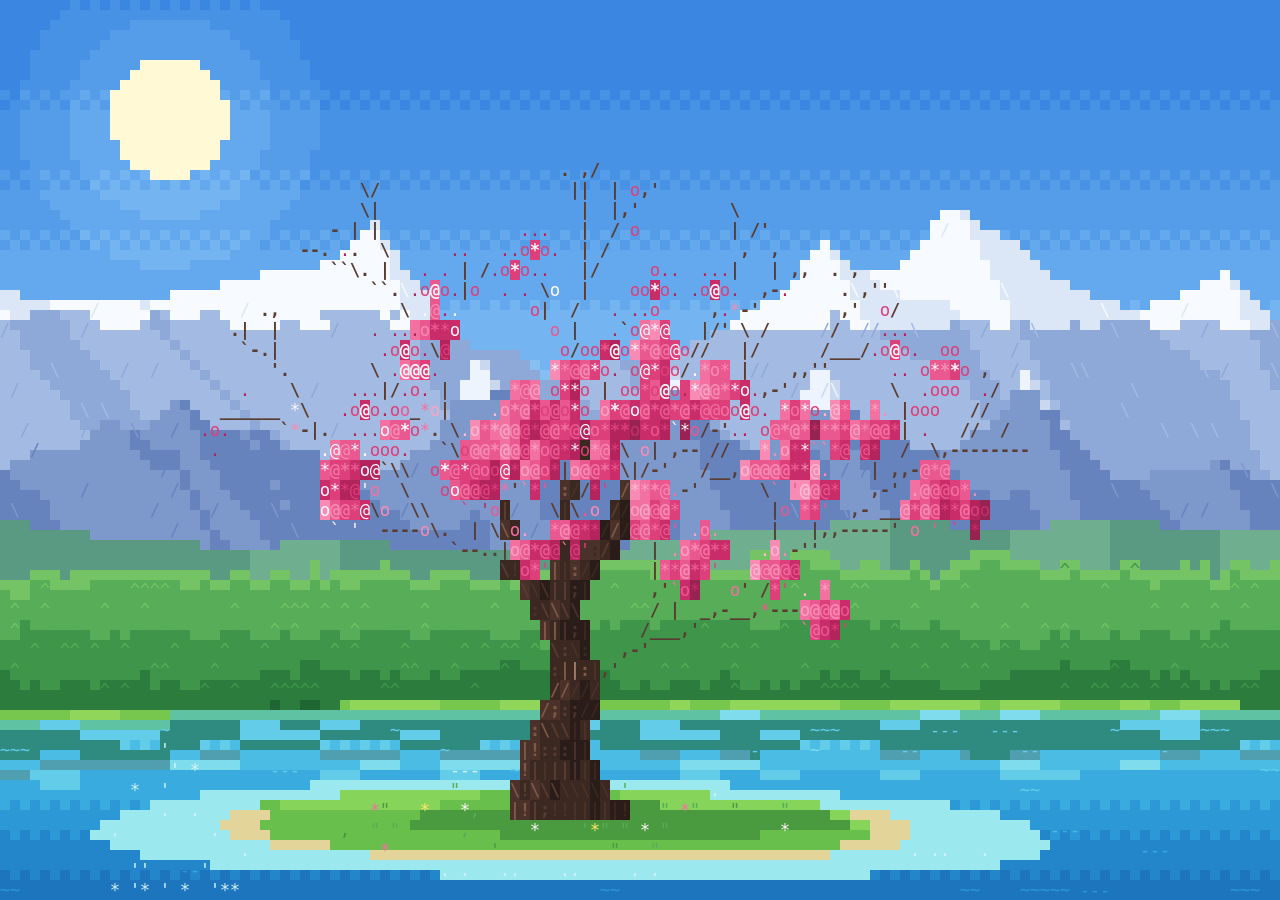
<file: static/asci/index.html>
<!doctype html>
<html lang="en">
<head>
<meta charset="utf-8">
<meta name="viewport" content="width=device-width, initial-scale=1">
<meta name="theme-color" content="#15120f">
<meta name="description" content="ASCII loading screens, five seconds each. Pick one from the scroll to play it.">
<title>ASCII loading screens</title>
<style>
  :root {
    --wall: #15120f; --glow: #2c2219;
    --cord: #8d6f50; --wood: #865b38; --wood-dark: #5c3b22; --grain: #a9784a; --brass: #dbb36a; --brass-dark: #a98040;
    --silk: #233838; --thread: #3f5e5a;
    --paper: #ede4ca; --ink: #2b231b; --soft: #7f6e54; --seal: #b3372b;
    --mono: "Cascadia Mono", "Cascadia Code", Consolas, ui-monospace, "SF Mono", Menlo, "DejaVu Sans Mono", "Liberation Mono", monospace;
    --gap: max(10px, 3vh);
    color-scheme: dark;
  }
  * { box-sizing: border-box; }
  html { background: var(--wall); }
  body {
    margin: 0; min-height: 100vh; min-height: 100dvh; padding: var(--gap) 0;
    display: grid; place-items: center;
    background: radial-gradient(55% 60% at 50% 45%, var(--glow), transparent);
    font: 16px/1.4 var(--mono); color: var(--ink);
  }

  /* The hanging scroll: a cord, the top bar, the silk mount with the paper in it, and the roller. */
  .scroll {
    --w: min(48ch, 100vw - 8ch); /* the mount's width; the roller's knobs stand 3ch out each side */
    display: flex; flex-direction: column; align-items: center;
    max-height: calc(100vh - 2 * var(--gap)); max-height: calc(100dvh - 2 * var(--gap));
    filter: drop-shadow(0 1.2em 1.4em rgb(0 0 0 / .5));
  }
  .art { white-space: pre; overflow: hidden; user-select: none; }
  .cord { flex: none; margin: 0; font: inherit; line-height: 1; color: var(--cord); }
  .cord b { color: var(--brass); }
  /* Wood and brass are drawn the way the films draw: a lighter top half, a darker bottom half, a character on both. */
  .bar, .rod i { height: 1.15em; line-height: 1.15; font-weight: 700; color: var(--grain); background: linear-gradient(var(--wood) 50%, var(--wood-dark) 50%); }
  .bar { flex: none; width: calc(var(--w) + 2ch); }
  .rod { flex: none; display: flex; align-items: center; width: calc(var(--w) + 6ch); margin-top: -.475em; } /* the knobs stand above and below the rod, which meets the silk */
  .rod i { flex: 1; font-style: normal; }
  .knob { width: 3ch; height: 2.1em; display: grid; place-items: center; border-radius: 3px; font-weight: 700; color: var(--wood-dark); background: linear-gradient(var(--brass) 50%, var(--brass-dark) 50%); }
  .mount { width: var(--w); min-height: 0; flex: 0 1 auto; display: flex; flex-direction: column; padding: 0 1ch; background: var(--silk); }
  .silk { flex: none; height: 3.45em; line-height: 1.15; color: var(--thread); }
  .silk.low { height: 2.3em; }
  .heart {
    min-height: 0; flex: 0 1 auto; display: flex; flex-direction: column;
    padding: 1.1em 2ch .7em; background: var(--paper);
    box-shadow: inset 0 0 2.4em rgb(126 92 44 / .25);
  }
  header { flex: none; }
  h1 { margin: 0; font-size: 1.1em; letter-spacing: .12em; text-transform: uppercase; }
  header p { margin: .3em 0 0; font-size: .85em; color: var(--soft); }
  .rule { margin: .55em 0 .15em; line-height: 1; color: var(--soft); }
  nav { min-height: 0; flex: 0 1 auto; display: flex; flex-direction: column; }

  /* The films, as a table of contents. */
  .films {
    position: relative; min-height: 5.6em; flex: 0 1 auto; overflow-y: auto; overscroll-behavior: contain;
    margin: 0 -1ch; padding: .5em 0; list-style: none;
    -webkit-mask-image: linear-gradient(transparent, #000 .5em, #000 calc(100% - .5em), transparent);
    mask-image: linear-gradient(transparent, #000 .5em, #000 calc(100% - .5em), transparent);
    scrollbar-width: thin; scrollbar-color: rgb(43 35 27 / .3) transparent;
  }
  .films a {
    position: relative; display: flex; align-items: center; gap: 1ch;
    min-height: 1.85em; padding: 0 1ch 0 2ch; border-radius: 3px;
    color: inherit; text-decoration: none; outline: none;
    transition: background-color .15s;
  }
  .films a::before {
    content: ">"; position: absolute; left: .5ch; font-weight: 700; color: var(--seal);
    opacity: 0; transform: translateX(-.4ch); transition: opacity .15s, transform .15s;
  }
  .films a:hover, .films a:focus-visible { background: rgb(43 35 27 / .08); }
  .films a:focus-visible { box-shadow: inset 0 0 0 2px var(--seal); }
  .films a:hover::before, .films a:focus-visible::before { opacity: 1; transform: none; }
  .films span { min-width: 0; } /* a name too long for its line takes two */
  .films i { flex: 1 1 0; min-width: 2ch; overflow: hidden; white-space: nowrap; font-style: normal; color: var(--soft); opacity: .5; transition: opacity .15s; }
  .films i::before { content: "...................................................................................................."; }
  .films a:hover i, .films a:focus-visible i { opacity: .9; }
  .films b { flex: none; min-width: 2ch; text-align: center; font-weight: 400; color: var(--soft); border-radius: 2px; }
  .films [aria-current] span { font-weight: 700; }
  .films [aria-current] b { padding: 0 .5ch; font-weight: 700; color: var(--paper); background: var(--seal); }

  /* Rolled up, while the first film plays; the script measures --lift and unrolls it after. */
  .rolled .mount { clip-path: inset(0 0 100% 0); }
  .rolled .rod { transform: translateY(calc(-1px * var(--lift, 0))); }

  .keys { display: none; }
  @media (hover: hover) and (pointer: fine) { .keys { display: inline; } }
  @media (pointer: coarse) { .films a { min-height: 44px; } }
  @media (max-width: 480px) {
    body { font-size: 14px; }
    .scroll { --w: calc(100vw - 7ch); }
    .heart { padding-inline: 1.5ch; }
  }
  /* A phone on its side: no cord, thin silk, one line of heading, and the films in two columns. */
  @media (max-height: 540px) {
    body { font-size: 14px; }
    .cord, header p { display: none; }
    .silk, .silk.low { height: 1.15em; }
    .heart { padding-top: .6em; padding-bottom: .4em; }
    .rule { margin-top: .35em; }
  }
  @media (min-width: 640px) and (max-height: 540px) {
    .scroll { --w: min(80ch, 100vw - 8ch); }
    .films { display: grid; grid-template-columns: repeat(2, minmax(0, 1fr)); column-gap: 2ch; align-content: start; }
  }
  @media (max-width: 360px) {
    .mount { padding-inline: .5ch; }
    .heart { padding-inline: 1ch; }
  }
  @media (prefers-reduced-motion: reduce) { .films a, .films a::before, .films i { transition: none; } }
</style>
</head>
<body>
<main class="scroll">
  <pre class="cord art" aria-hidden="true">   <b>o</b>
  / \
 /   \
/     \</pre>
  <div class="bar art" aria-hidden="true" data-art="="></div>
  <div class="mount">
    <div class="silk art" aria-hidden="true" data-art="weave"></div>
    <div class="heart">
      <header>
        <h1>ASCII loading screens</h1>
        <p><span id="count">27</span> films, five seconds each.<span class="keys"> Esc skips a film.</span></p>
        <div class="rule art" aria-hidden="true" data-art="-~"></div>
      </header>
      <nav aria-label="Films">
        <ol class="films">
          <li><a href="?film=plum-blossom">plum blossom</a></li>
          <li><a href="?film=plum-blossom&amp;view=3d">plum blossom, in 3D</a></li>
          <li><a href="?film=baijiu-toast">baijiu toast</a></li>
          <li><a href="?film=zither-pavilion">zither in the pavilion</a></li>
          <li><a href="?film=river-eye">eye in the river</a></li>
          <li><a href="?film=bamboo-sword">sword draw</a></li>
          <li><a href="?film=peak-meditation">mountain peak</a></li>
          <li><a href="?film=fog-swordsman">swordsman in the fog</a></li>
          <li><a href="?film=burning-sky">beneath the burning sky</a></li>
          <li><a href="?film=crane-mist">cranes into the mist</a></li>
          <li><a href="?film=ascend-gate">toward the gate of light</a></li>
          <li><a href="?film=storm-slash">slash through the storm</a></li>
          <li><a href="?film=blossom-arch">under the blossom arch</a></li>
          <li><a href="?film=rain-farewell">farewell in the rain</a></li>
          <li><a href="?film=chess-butterfly">the falling king</a></li>
          <li><a href="?film=ice-lotus">the ice lotus</a></li>
          <li><a href="?film=pagoda-dawn">pagoda at dawn</a></li>
          <li><a href="?film=snow-butterfly">butterfly in the snow</a></li>
          <li><a href="?film=glass-chimes">glass chimes</a></li>
          <li><a href="?film=moon-blossom">blossom under the moon</a></li>
          <li><a href="?film=frozen-lake">the frozen lake</a></li>
          <li><a href="?film=scripture-wall">wall of scripture</a></li>
          <li><a href="?film=lotus-bridge">the lotus bridge</a></li>
          <li><a href="?film=cloud-sea">sea of clouds</a></li>
          <li><a href="?film=sky-pillars">pillars in the sky</a></li>
          <li><a href="?film=grave-sword">sword beneath the blossom</a></li>
          <li><a href="?film=parting-waves">the parting waves</a></li>
        </ol>
      </nav>
    </div>
    <div class="silk low art" aria-hidden="true" data-art="weave"></div>
  </div>
  <div class="rod" aria-hidden="true"><b class="knob">|</b><i class="art" data-art="="></i><b class="knob">|</b></div>
</main>
<script>
  // index.html?film=river-eye plays that loading screen; without `film` it is the plum blossom, and
  // view=3d is the plum blossom's 3D view. Adding t=2.3 holds the frame at 2.3 seconds instead of
  // playing, and seed=4 gives a different version of the picture. Esc or C skips the film.
  // The scroll stays rolled up while the first film plays and unrolls once it has gone. Picking a
  // film from the scroll plays it over the page, without loading the page again.
  (() => {
    'use strict';
    const FILMS = { // each film's script defines one global
      'plum-blossom': () => PlumBlossom,
      'baijiu-toast': () => BaijiuToast,
      'zither-pavilion': () => ZitherPavilion,
      'river-eye': () => RiverEye,
      'bamboo-sword': () => BambooSword,
      'peak-meditation': () => PeakMeditation,
      'fog-swordsman': () => FogSwordsman,
      'burning-sky': () => BurningSky,
      'crane-mist': () => CraneMist,
      'ascend-gate': () => AscendGate,
      'storm-slash': () => StormSlash,
      'blossom-arch': () => BlossomArch,
      'rain-farewell': () => RainFarewell,
      'chess-butterfly': () => ChessButterfly,
      'ice-lotus': () => IceLotus,
      'pagoda-dawn': () => PagodaDawn,
      'snow-butterfly': () => SnowButterfly,
      'glass-chimes': () => GlassChimes,
      'moon-blossom': () => MoonBlossom,
      'frozen-lake': () => FrozenLake,
      'scripture-wall': () => ScriptureWall,
      'lotus-bridge': () => LotusBridge,
      'cloud-sea': () => CloudSea,
      'sky-pillars': () => SkyPillars,
      'grave-sword': () => GraveSword,
      'parting-waves': () => PartingWaves,
    };
    const scroll = document.querySelector('.scroll'), mount = scroll.querySelector('.mount'), rod = scroll.querySelector('.rod');
    const list = scroll.querySelector('.films'), links = [...list.querySelectorAll('a')], knobs = [...rod.querySelectorAll('.knob')];
    const calm = matchMedia('(prefers-reduced-motion: reduce)').matches;

    // The drawing: long runs of each pattern, cut to width by the CSS.
    const ART = { '=': ['='], '-~': ['-~'], weave: [':.', '.:', ':.'] };
    for (const el of scroll.querySelectorAll('[data-art]')) el.textContent = ART[el.dataset.art].map((unit) => unit.repeat(240 / unit.length)).join('\n');
    links.forEach((a, i) => { a.innerHTML = `<span>${a.innerHTML}</span><i aria-hidden="true"></i><b aria-hidden="true">${String(i + 1).padStart(2, '0')}</b>`; });
    document.getElementById('count').textContent = links.length;

    // Which entry an address plays, and the seal on the one played last.
    const entry = (href) => {
      const q = new URL(href, location.href).searchParams, film = q.get('film') in FILMS ? q.get('film') : 'plum-blossom';
      return film === 'plum-blossom' && q.get('view') === '3d' ? film + ' 3d' : film;
    };
    const mark = (key) => { for (const a of links) if (entry(a.href) === key) a.setAttribute('aria-current', 'true'); else a.removeAttribute('aria-current'); };

    // Films load when first asked for, after the stage.
    const scripts = new Map();
    const load = (src) => {
      if (!scripts.has(src)) scripts.set(src, new Promise((resolve, reject) => {
        const script = document.createElement('script');
        script.src = src; script.onload = resolve; script.onerror = () => { scripts.delete(src); reject(new Error('could not load ' + src)); };
        document.body.appendChild(script);
      }));
      return scripts.get(src);
    };
    let skip = null; // aborts the film on screen
    const play = async (film, options) => {
      skip?.abort();
      const controller = (skip = new AbortController());
      try {
        await load('ascii-stage.js');
        await load(film + '.js');
        if (!controller.signal.aborted) await FILMS[film]().play({ ...options, signal: controller.signal });
      } catch (error) {
        console.error(error); // a film that will not load leaves the page as it is
      }
      if (skip === controller) skip = null;
    };

    // The roller's knobs turn as the paper moves: as it unrolls, and as the list scrolls.
    const turn = (px) => { const k = Math.floor(px / 14) & 3; knobs[0].textContent = '|/-\\'[k]; knobs[1].textContent = '|\\-/'[k]; };
    list.addEventListener('scroll', () => turn(list.scrollTop), { passive: true });
    const lift = () => rod.style.setProperty('--lift', mount.offsetHeight);
    const unroll = () => {
      if (!scroll.classList.contains('rolled')) return;
      removeEventListener('resize', lift);
      const height = mount.offsetHeight;
      scroll.classList.remove('rolled');
      if (calm) return;
      const timing = { duration: 1300, easing: 'cubic-bezier(.33, 0, .2, 1)' };
      mount.animate({ clipPath: ['inset(0 0 100% 0)', 'inset(0 0 0 0)'] }, timing);
      const drop = rod.animate({ transform: [`translateY(${-height}px)`, 'translateY(0)'] }, timing);
      const step = () => {
        const progress = drop.effect.getComputedTiming().progress;
        if (progress === null) return turn(list.scrollTop);
        turn(height * progress);
        requestAnimationFrame(step);
      };
      requestAnimationFrame(step);
    };

    // The film the address asks for plays first, over the rolled scroll.
    const query = new URLSearchParams(location.search), t = query.get('t'), seed = query.get('seed');
    const first = query.get('film') in FILMS ? query.get('film') : 'plum-blossom';
    mark(entry(location.href));
    const current = list.querySelector('[aria-current]');
    if (current) list.scrollTop = current.offsetTop - (list.clientHeight - current.offsetHeight) / 2;
    scroll.classList.add('rolled');
    lift();
    addEventListener('resize', lift);
    play(first, { view: query.get('view'), seed: seed === null ? undefined : +seed, freezeAt: t === null ? null : +t }).then(unroll);

    list.addEventListener('click', (e) => {
      const a = e.target.closest('a');
      if (!a || e.button || e.metaKey || e.ctrlKey || e.shiftKey || e.altKey) return; // a new tab plays it there
      e.preventDefault();
      try { history.replaceState(null, '', a.href); } catch {} // so that reloading plays it again
      mark(entry(a.href));
      const q = new URL(a.href).searchParams;
      play(q.get('film'), { view: q.get('view') });
    });
    addEventListener('keydown', (e) => {
      if (e.ctrlKey || e.metaKey || e.altKey) return;
      if (e.key === 'Escape' || e.key === 'c' || e.key === 'C') return skip?.abort();
      const i = links.indexOf(document.activeElement);
      if (i < 0) return;
      const across = getComputedStyle(list).gridTemplateColumns.split(' ').length; // 'none' is one column
      const to = { ArrowDown: i + across, ArrowUp: i - across, Home: 0, End: links.length - 1, ...(across > 1 && { ArrowRight: i + 1, ArrowLeft: i - 1 }) }[e.key];
      if (to === undefined) return;
      e.preventDefault();
      links[Math.max(0, Math.min(links.length - 1, to))].focus();
    });
  })();
</script>
</body>
</html>
</file>
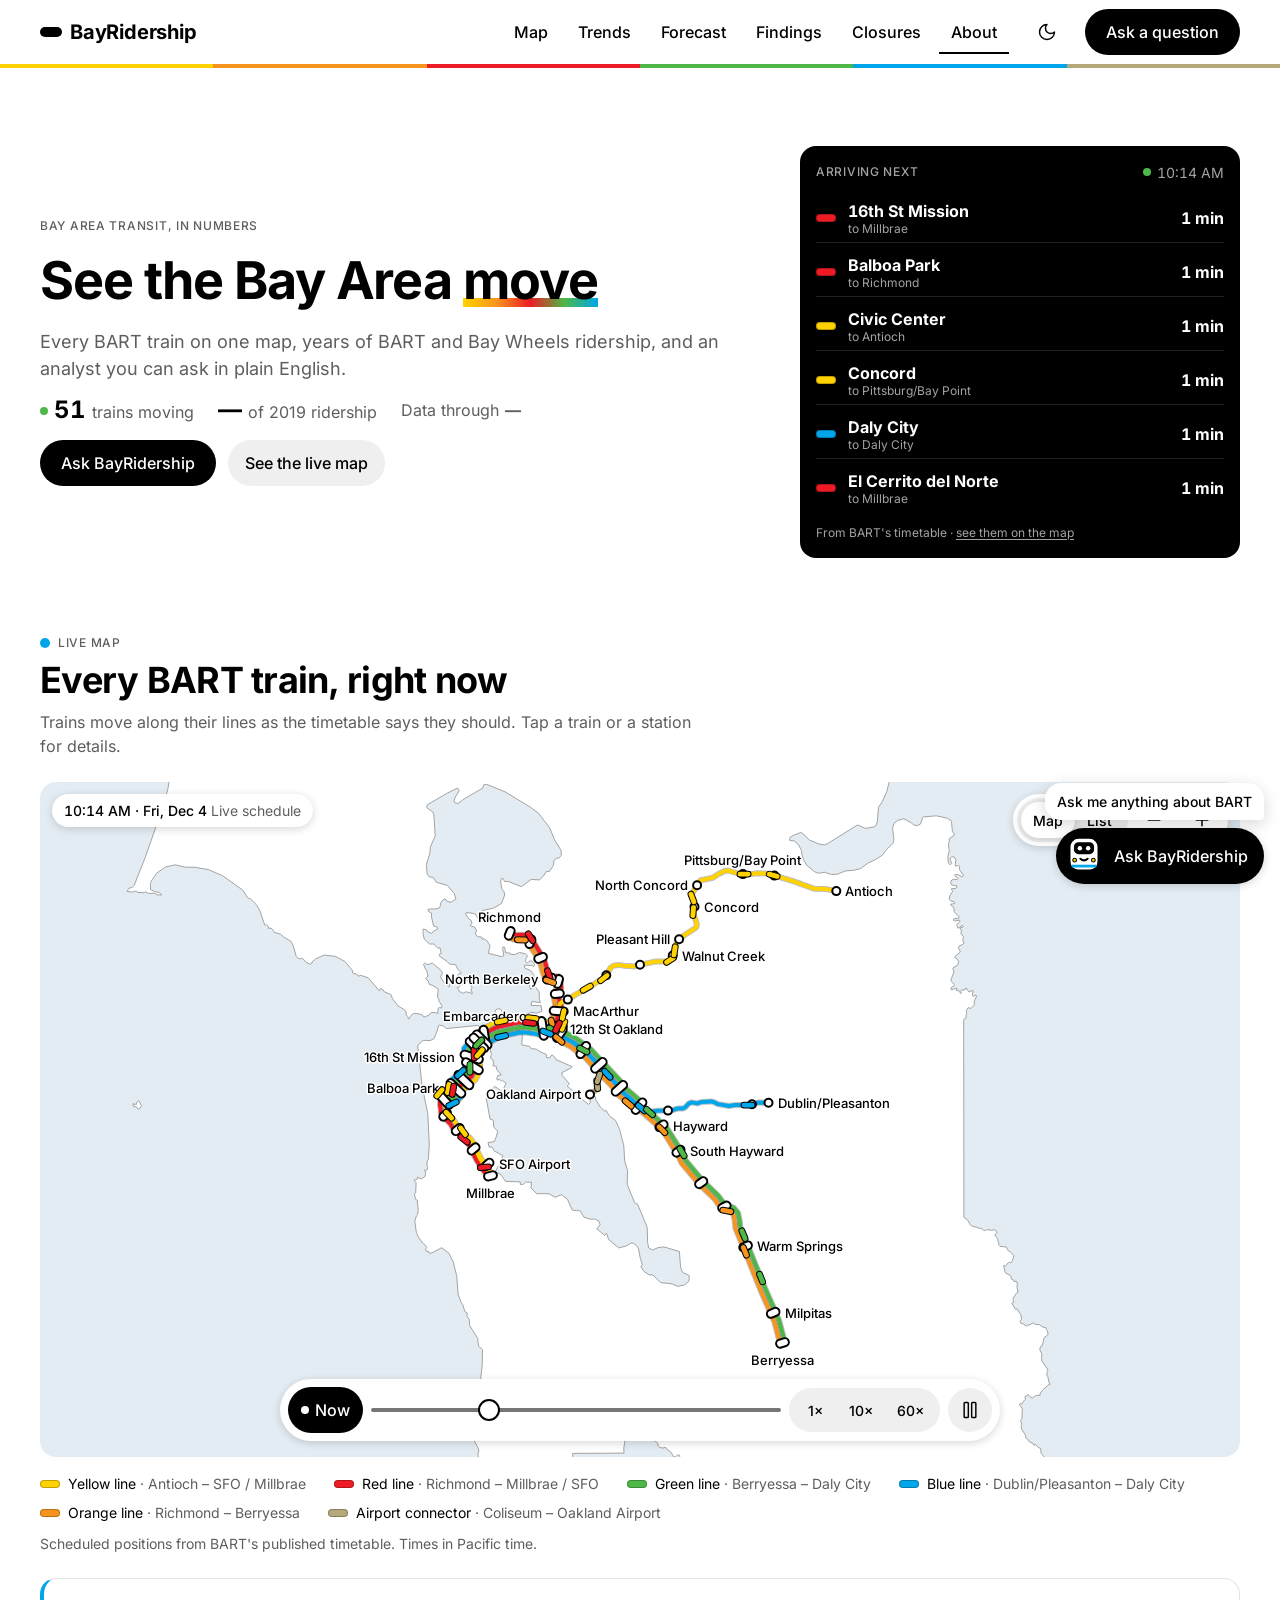
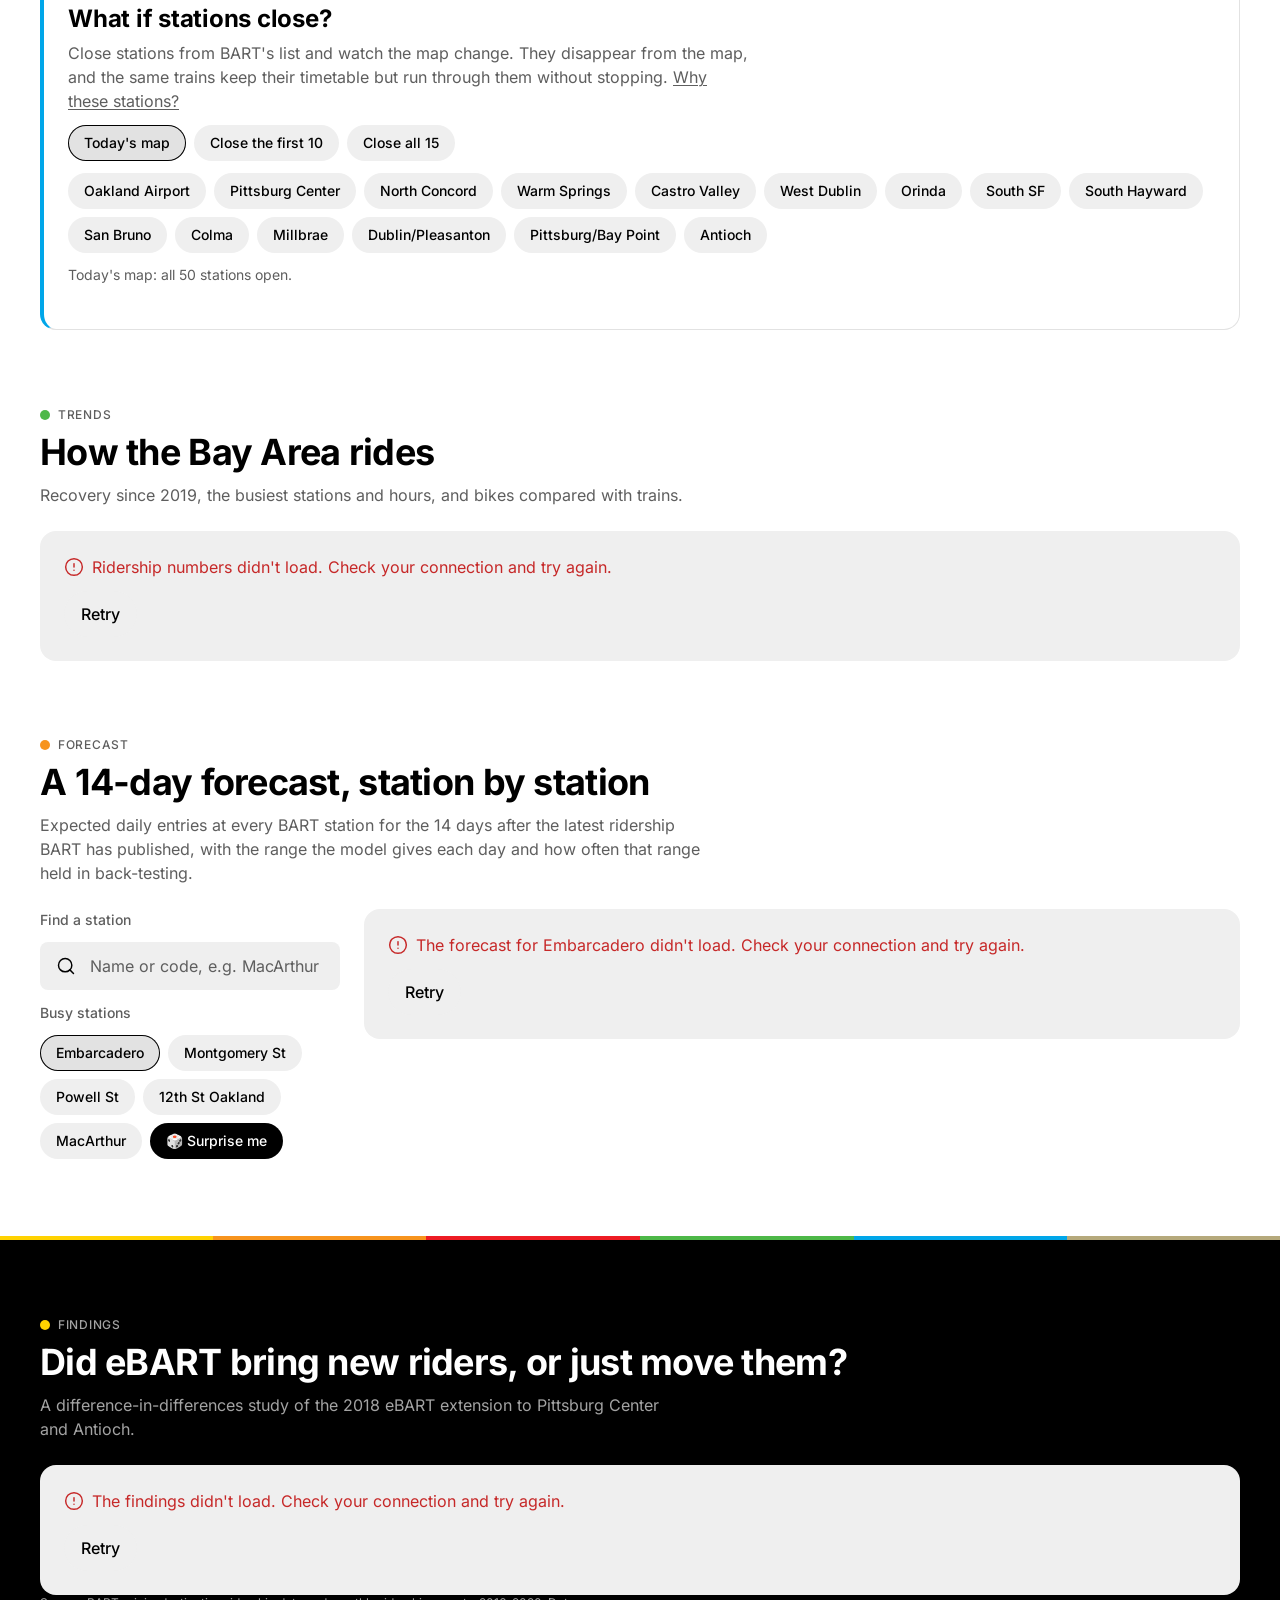
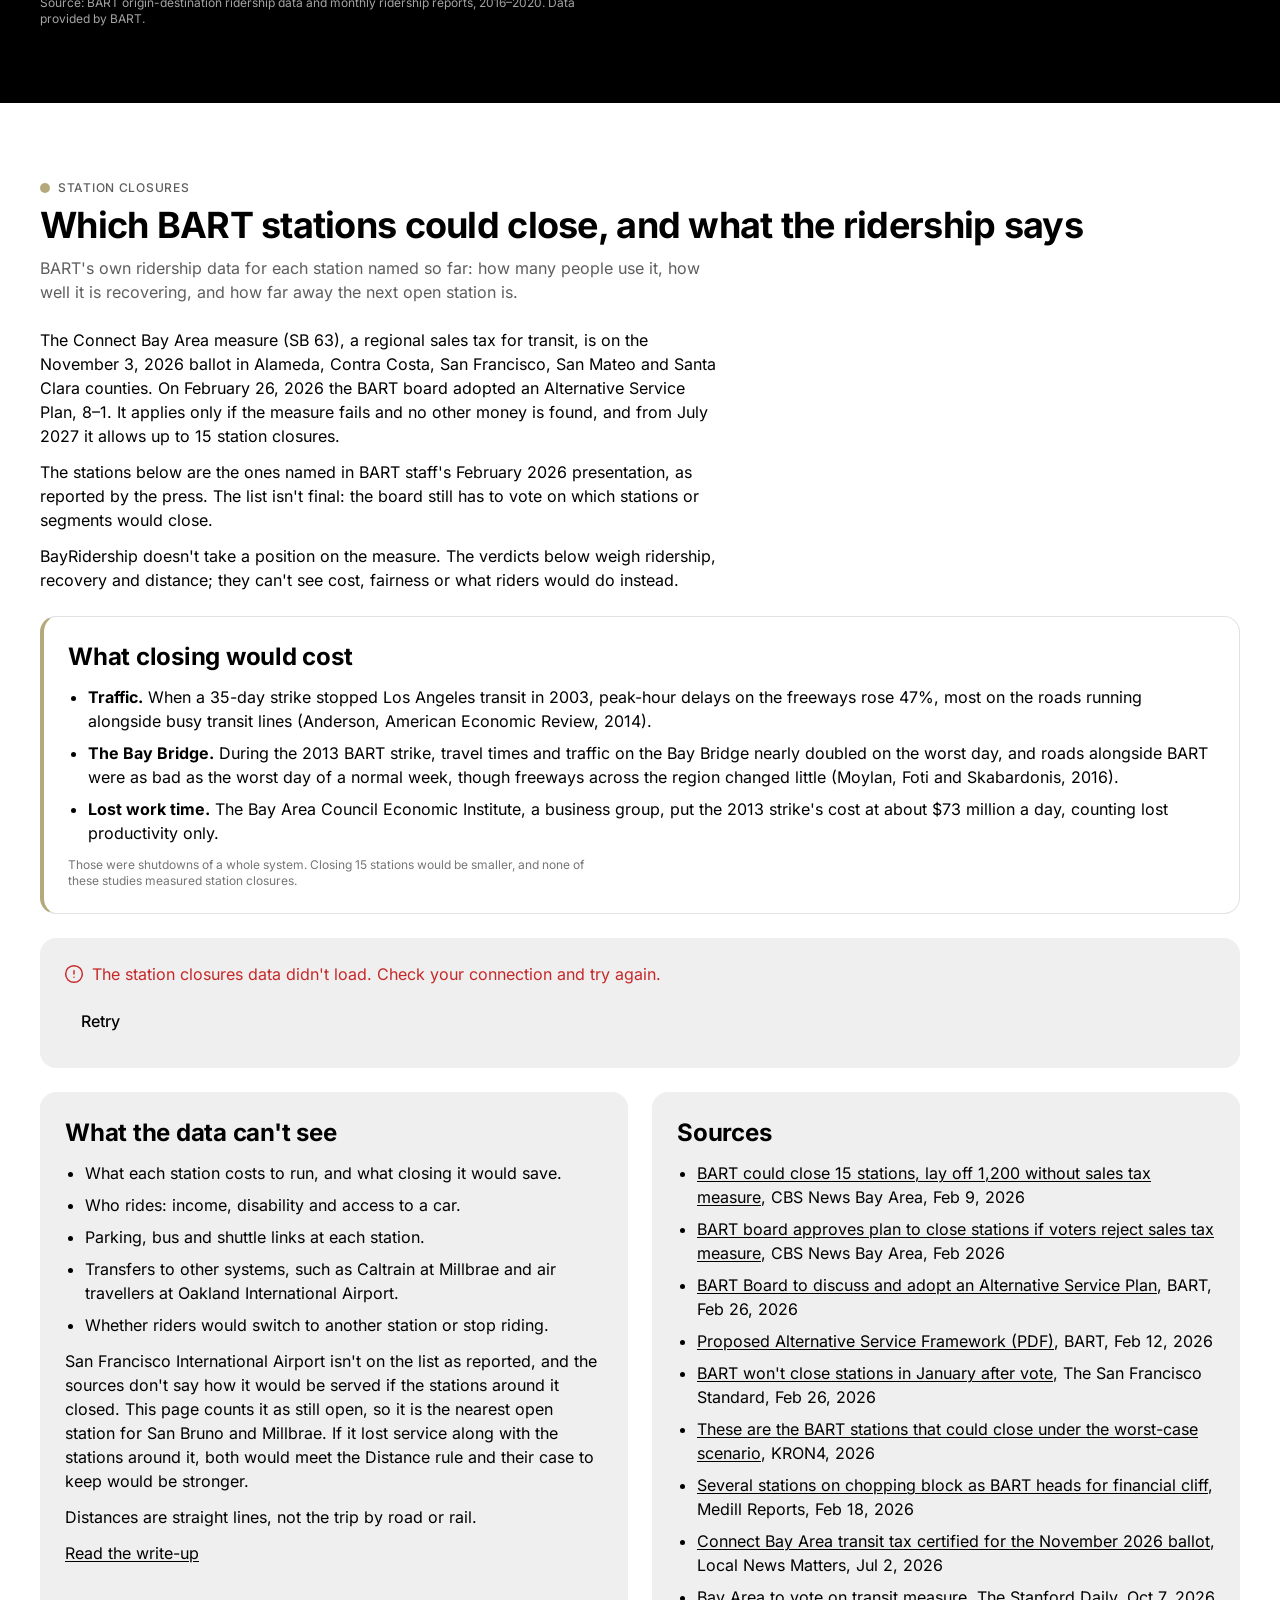
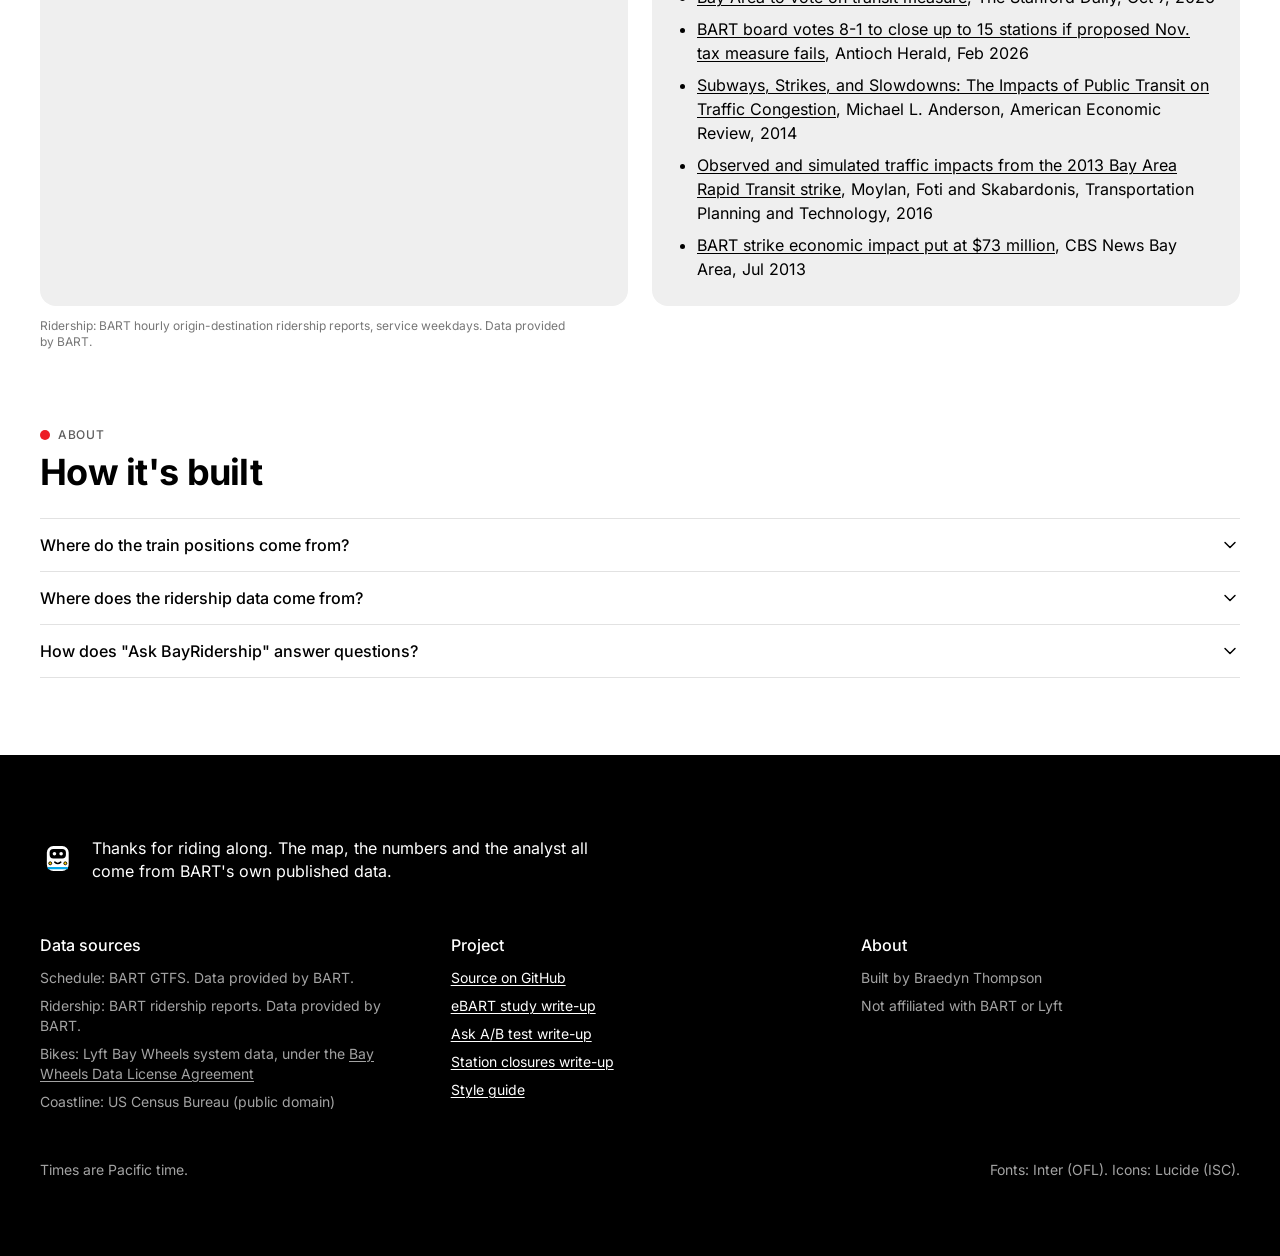
<file: static/bayridership/index.html>
<!doctype html>
<html lang="en">
  <head>
    <meta charset="utf-8" />
    <meta name="tp-api-base" content="https://transitpulse-api-etumz4pfva-uw.a.run.app/" />
    <meta name="viewport" content="width=device-width, initial-scale=1, viewport-fit=cover" />
    <title>BayRidership · Bay Area transit, live</title>
    <meta
      name="description"
      content="Every BART train on a live map, plus ridership trends, forecasts and an AI analyst for Bay Area transit data."
    />
    <meta name="theme-color" content="#ffffff" />
    <meta property="og:title" content="BayRidership · Bay Area transit, live" />
    <meta property="og:description" content="Every BART train on a live map, plus ridership trends, forecasts and an AI analyst for Bay Area transit data." />
    <meta property="og:type" content="website" />
    <meta property="og:url" content="https://braedynthompson.com/bayridership/" />
    <meta property="og:image" content="https://braedynthompson.com/bayridership/img/og.png" />
    <meta property="og:image:width" content="1200" />
    <meta property="og:image:height" content="630" />
    <meta property="og:image:alt" content="The BayRidership live map: BART trains on their coloured lines around the Bay." />
    <meta name="twitter:card" content="summary_large_image" />
    <!-- A Looker Studio embed URL (https://lookerstudio.google.com/embed/...) shows a Dashboard card in Trends; see bi/README.md -->
    <meta name="tp-looker-url" content="" />
    <link rel="icon" href="img/favicon.svg" type="image/svg+xml" />
    <link rel="preload" href="fonts/inter-700.woff2" as="font" type="font/woff2" crossorigin />
    <link rel="preload" href="data/network.json" as="fetch" crossorigin />
    <script>
      // the saved theme before paint, so a dark page never flashes white
      try {
        document.documentElement.dataset.theme = localStorage.getItem("tp-theme") || (matchMedia("(prefers-color-scheme: dark)").matches ? "dark" : "light");
      } catch (e) {}
    </script>
    <link rel="stylesheet" href="css/tokens.css" />
    <link rel="stylesheet" href="css/base.css" />
    <link rel="stylesheet" href="css/layout.css" />
    <link rel="stylesheet" href="css/components.css" />
    <link rel="stylesheet" href="css/map.css" />
    <link rel="stylesheet" href="css/charts.css" />
    <link rel="stylesheet" href="css/fx.css" />
    <script type="module" src="js/main.js"></script>
  </head>
  <body>
    <!-- Lucide icons (ISC licence, see img/LICENSE-Lucide.txt) -->
    <svg width="0" height="0" style="position: absolute" aria-hidden="true">
      <symbol id="i-search" viewBox="0 0 24 24"><path d="m21 21-4.34-4.34" /><circle cx="11" cy="11" r="8" /></symbol>
      <symbol id="i-play" viewBox="0 0 24 24"><path d="M5 5a2 2 0 0 1 3.008-1.728l11.997 6.998a2 2 0 0 1 .003 3.458l-12 7A2 2 0 0 1 5 19z" /></symbol>
      <symbol id="i-pause" viewBox="0 0 24 24"><rect x="14" y="3" width="5" height="18" rx="1" /><rect x="5" y="3" width="5" height="18" rx="1" /></symbol>
      <symbol id="i-plus" viewBox="0 0 24 24"><path d="M5 12h14" /><path d="M12 5v14" /></symbol>
      <symbol id="i-minus" viewBox="0 0 24 24"><path d="M5 12h14" /></symbol>
      <symbol id="i-menu" viewBox="0 0 24 24"><path d="M4 5h16" /><path d="M4 12h16" /><path d="M4 19h16" /></symbol>
      <symbol id="i-x" viewBox="0 0 24 24"><path d="M18 6 6 18" /><path d="m6 6 12 12" /></symbol>
      <symbol id="i-info" viewBox="0 0 24 24"><circle cx="12" cy="12" r="10" /><path d="M12 16v-4" /><path d="M12 8h.01" /></symbol>
      <symbol id="i-circle-alert" viewBox="0 0 24 24"><circle cx="12" cy="12" r="10" /><line x1="12" x2="12" y1="8" y2="12" /><line x1="12" x2="12.01" y1="16" y2="16" /></symbol>
      <symbol id="i-chevron-down" viewBox="0 0 24 24"><path d="m6 9 6 6 6-6" /></symbol>
      <symbol id="i-arrow-up-right" viewBox="0 0 24 24"><path d="M7 7h10v10" /><path d="M7 17 17 7" /></symbol>
      <symbol id="i-copy" viewBox="0 0 24 24"><rect width="14" height="14" x="8" y="8" rx="2" ry="2" /><path d="M4 16c-1.1 0-2-.9-2-2V4c0-1.1.9-2 2-2h10c1.1 0 2 .9 2 2" /></symbol>
      <symbol id="i-list" viewBox="0 0 24 24"><path d="M3 5h.01" /><path d="M3 12h.01" /><path d="M3 19h.01" /><path d="M8 5h13" /><path d="M8 12h13" /><path d="M8 19h13" /></symbol>
      <symbol id="i-sun" viewBox="0 0 24 24"><circle cx="12" cy="12" r="4" /><path d="M12 2v2M12 20v2M4.93 4.93l1.41 1.41M17.66 17.66l1.41 1.41M2 12h2M20 12h2M6.34 17.66l-1.41 1.41M19.07 4.93l-1.41 1.41" /></symbol>
      <symbol id="i-moon" viewBox="0 0 24 24"><path d="M12 3a6 6 0 0 0 9 9 9 9 0 1 1-9-9Z" /></symbol>
      <symbol id="i-send" viewBox="0 0 24 24"><path d="m5 12 7-7 7 7" /><path d="M12 19V5" /></symbol>
      <!-- the Ask mascot: a friendly train front with its own colours (not currentColor), so it reads on ink and on white -->
      <symbol id="i-mascot" viewBox="0 0 48 48">
        <path d="M6 45h36" stroke="#000" stroke-width="2.5" stroke-linecap="round" fill="none" />
        <path d="M15 40l-3 5M33 40l3 5" stroke="#000" stroke-width="2.5" stroke-linecap="round" fill="none" />
        <rect x="8" y="4" width="32" height="36" rx="10" fill="#fff" stroke="#000" stroke-width="2.5" />
        <rect x="13" y="9" width="22" height="13" rx="5" fill="#000" />
        <circle cx="19.5" cy="15.5" r="2.4" fill="#fff" />
        <circle cx="28.5" cy="15.5" r="2.4" fill="#fff" />
        <path d="M20 27q4 3.5 8 0" stroke="#000" stroke-width="2.2" stroke-linecap="round" fill="none" />
        <rect x="10.5" y="33.5" width="27" height="3" fill="#00a6e9" />
        <circle cx="13.8" cy="28.5" r="2" fill="#ffd200" stroke="#000" stroke-width="1.2" />
        <circle cx="34.2" cy="28.5" r="2" fill="#ffd200" stroke="#000" stroke-width="1.2" />
      </symbol>
    </svg>

    <a class="skip-link" href="#map">Skip to map</a>

    <header class="nav" data-nav>
      <div class="container nav__inner">
        <a class="wordmark" href="#top" aria-label="BayRidership home"><span class="wordmark__mark" aria-hidden="true"></span>BayRidership</a>
        <nav aria-label="Sections">
          <ul class="nav__links">
            <li><a href="#map">Map</a></li>
            <li><a href="#trends">Trends</a></li>
            <li><a href="#forecast">Forecast</a></li>
            <li><a href="#findings">Findings</a></li>
            <li><a href="#closures">Closures</a></li>
            <li><a href="#about">About</a></li>
          </ul>
        </nav>
        <button class="icon-btn icon-btn--plain nav__theme" type="button" data-theme-toggle aria-pressed="false" aria-label="Dark mode">
          <svg class="icon icon--sun" aria-hidden="true"><use href="#i-sun" /></svg><svg class="icon icon--moon" aria-hidden="true"><use href="#i-moon" /></svg>
        </button>
        <button class="btn btn--primary nav__cta-full" type="button" data-ask-open aria-controls="ask-panel" aria-expanded="false">Ask a question</button>
        <button class="icon-btn nav__cta-icon" type="button" data-ask-open aria-controls="ask-panel" aria-expanded="false" aria-label="Ask a question">
          <svg class="icon" aria-hidden="true"><use href="#i-search" /></svg>
        </button>
        <button class="icon-btn icon-btn--plain nav__menu-btn" type="button" aria-label="Open menu" aria-expanded="false" aria-controls="nav-overlay" data-menu-open>
          <svg class="icon" aria-hidden="true"><use href="#i-menu" /></svg>
        </button>
      </div>
      <div class="pulse-stripe" aria-hidden="true"></div>
    </header>

    <div class="nav-overlay" id="nav-overlay" role="dialog" aria-modal="true" aria-label="Menu" hidden data-menu>
      <div class="container nav-overlay__head">
        <span class="wordmark"><span class="wordmark__mark" aria-hidden="true"></span>BayRidership</span>
        <button class="icon-btn icon-btn--plain" type="button" aria-label="Close menu" data-menu-close>
          <svg class="icon" aria-hidden="true"><use href="#i-x" /></svg>
        </button>
      </div>
      <nav class="container" aria-label="Sections">
        <ul class="nav-overlay__links">
          <li><a href="#map">Map</a></li>
          <li><a href="#trends">Trends</a></li>
          <li><a href="#forecast">Forecast</a></li>
          <li><a href="#findings">Findings</a></li>
          <li><a href="#closures">Closures</a></li>
          <li><a href="#about">About</a></li>
        </ul>
        <button class="btn btn--primary" type="button" data-ask-open aria-controls="ask-panel" aria-expanded="false">Ask a question</button>
      </nav>
    </div>

    <main id="top">
      <!-- Hero + Ask -->
      <section class="hero" aria-labelledby="hero-title">
        <div class="container hero__grid">
          <div class="hero__copy">
            <p class="eyebrow">Bay Area transit, in numbers</p>
            <h1 id="hero-title">See the Bay Area <span class="hl">move</span></h1>
            <p class="lead">
              Every BART train on one map, years of BART and Bay Wheels ridership, and an analyst you can ask in plain
              English.
            </p>
            <ul class="hero__live" data-hero-live aria-label="Right now">
              <li><span class="hero__live-dot" aria-hidden="true"></span><span class="num" data-live-trains>—</span> trains moving</li>
              <li><span class="num" data-live-recovery>—</span> of 2019 ridership</li>
              <li>Data through <strong data-live-through>—</strong></li>
            </ul>
            <div class="hero__actions">
              <button class="btn btn--primary" type="button" data-ask-open aria-controls="ask-panel" aria-expanded="false">Ask BayRidership</button>
              <a class="btn btn--subtle" href="#map">See the live map</a>
            </div>
          </div>

          <!-- a departure board of the next arrivals anywhere on the system, fed by the map (web/js/fx.js) -->
          <aside class="board" data-board aria-label="Next arrivals" hidden>
            <div class="board__head">
              <span class="board__title">Arriving next</span>
              <span class="board__clock"><span class="board__dot" aria-hidden="true"></span><span data-board-clock>—</span></span>
            </div>
            <ol class="board__rows" data-board-rows></ol>
            <p class="board__foot">From BART's timetable · <a href="#map">see them on the map</a></p>
          </aside>
        </div>
      </section>

      <!-- Live map -->
      <section class="band" id="map" data-accent="blue" aria-labelledby="map-title">
        <div class="container">
          <div class="section-head">
            <p class="eyebrow">Live map</p>
            <h2 id="map-title">Every BART train, right now</h2>
            <p>Trains move along their lines as the timetable says they should. Tap a train or a station for details.</p>
          </div>

          <div class="map-card" data-map>
            <div class="map-stage">
              <div class="map-layers">
                <svg class="map-svg" role="img" aria-label="Map of the BART network with trains"></svg>
                <canvas class="map-canvas" aria-hidden="true"></canvas>
              </div>
              <div class="map-loading skeleton" style="position: absolute; inset: 0; border-radius: 0" aria-label="Loading map"></div>

              <div class="map-top">
                <div class="map-clock" aria-live="off">
                  <span class="num" data-clock-time>—</span><span class="map-clock__date" data-clock-date></span>
                  <span class="map-clock__status" data-clock-status></span>
                </div>
                <div class="map-pill-group" role="group" aria-label="Map controls">
                  <div class="segmented" role="group" aria-label="View">
                    <button type="button" data-view="map" aria-pressed="true">Map</button>
                    <button type="button" data-view="list" aria-pressed="false">List</button>
                  </div>
                  <button class="icon-btn" type="button" data-zoom-out aria-label="Zoom out"><svg class="icon" aria-hidden="true"><use href="#i-minus" /></svg></button>
                  <button class="icon-btn" type="button" data-zoom-in aria-label="Zoom in"><svg class="icon" aria-hidden="true"><use href="#i-plus" /></svg></button>
                </div>
              </div>

              <div class="tooltip" role="status" hidden></div>

              <div class="map-notice" hidden>
                <div class="card">
                  <p data-notice-text>No trains running right now.</p>
                  <button class="btn btn--subtle" type="button" data-jump>Jump to 8:00 AM</button>
                </div>
              </div>

              <div class="map-list" hidden>
                <p class="caption" data-list-count></p>
                <div class="table-wrap">
                  <table class="data-table">
                    <caption class="visually-hidden">Trains running now</caption>
                    <thead>
                      <tr><th scope="col">Line</th><th scope="col">To</th><th scope="col">Next stop</th><th scope="col" class="is-num">Arrives</th></tr>
                    </thead>
                    <tbody></tbody>
                  </table>
                </div>
              </div>
            </div>

            <div class="map-controls" role="group" aria-label="Time controls">
              <button class="btn btn--subtle map-now" type="button" data-now aria-pressed="true">
                <span class="map-now__dot" aria-hidden="true"></span>Now
              </button>
              <div class="map-scrub">
                <label class="visually-hidden" for="map-scrub">Time of day</label>
                <input id="map-scrub" type="range" step="1" data-scrub />
              </div>
              <span class="map-controls__spacer"></span>
              <div class="segmented" role="group" aria-label="Replay speed">
                <button type="button" data-speed="1" aria-pressed="false">1×</button>
                <button type="button" data-speed="10" aria-pressed="false">10×</button>
                <button type="button" data-speed="60" aria-pressed="false">60×</button>
              </div>
              <button class="icon-btn" type="button" data-play aria-label="Pause"><svg class="icon" aria-hidden="true"><use href="#i-pause" /></svg></button>
            </div>
          </div>

          <div class="map-meta">
            <ul class="legend" data-map-legend aria-label="Lines"></ul>
            <p class="caption">Scheduled positions from BART's published timetable. Times in Pacific time.</p>
          </div>

          <!-- what if stations close? (web/js/map/whatif.js): the picked stations leave the map; trains run through -->
          <div class="card whatif" data-whatif>
            <div class="whatif__head">
              <h3>What if stations close?</h3>
              <p>
                Close stations from BART's list and watch the map change. They disappear from the map, and the same trains
                keep their timetable but run through them without stopping. <a href="#closures">Why these stations?</a>
              </p>
            </div>
            <div class="chip-row" role="group" aria-label="Closure scenarios">
              <button type="button" class="chip" data-whatif-preset="none" aria-pressed="true">Today's map</button>
              <button type="button" class="chip" data-whatif-preset="first10" aria-pressed="false">Close the first 10</button>
              <button type="button" class="chip" data-whatif-preset="all15" aria-pressed="false">Close all 15</button>
            </div>
            <div class="chip-row whatif__stations" role="group" aria-label="Close a station" data-whatif-stations></div>
            <p class="whatif__status" aria-live="polite" data-whatif-status>Today's map: all 50 stations open.</p>
          </div>
          <p class="visually-hidden" aria-live="polite" data-map-summary></p>
        </div>
      </section>

      <!-- KPIs + trends (web/js/trends.js; the skeletons below have the loaded content's size) -->
      <section class="band" id="trends" data-accent="green" aria-labelledby="trends-title">
        <div class="container">
          <div class="section-head">
            <p class="eyebrow">Trends</p>
            <h2 id="trends-title">How the Bay Area rides</h2>
            <p>Recovery since 2019, the busiest stations and hours, and bikes compared with trains.</p>
          </div>
          <div class="trends" data-trends aria-busy="true" aria-live="polite">
            <p class="caption trends__through" data-trends-through><span class="skeleton skeleton--caption" style="width: min(100%, 22rem)"></span></p>
            <div class="trends__tiles">
              <div class="grid-auto" data-kpi-tiles>
                <div class="stat-tile" aria-hidden="true"><span class="skeleton skeleton--label"></span><span class="skeleton skeleton--stat"></span><span class="skeleton skeleton--label"></span></div>
                <div class="stat-tile" aria-hidden="true"><span class="skeleton skeleton--label"></span><span class="skeleton skeleton--stat"></span><span class="skeleton skeleton--label"></span></div>
                <div class="stat-tile" aria-hidden="true"><span class="skeleton skeleton--label"></span><span class="skeleton skeleton--stat"></span><span class="skeleton skeleton--label"></span></div>
                <div class="stat-tile" aria-hidden="true"><span class="skeleton skeleton--label"></span><span class="skeleton skeleton--stat"></span><span class="skeleton skeleton--label"></span></div>
              </div>
              <p class="caption trends__source" data-kpi-source>Source: BART hourly origin-destination ridership reports.</p>
            </div>
            <article class="card chart-card" aria-labelledby="ridership-chart-title">
              <div class="card__head">
                <h3 id="ridership-chart-title" data-chart-title>Ridership since 2019</h3>
                <p class="card__takeaway" data-takeaway><span class="skeleton skeleton--body"></span></p>
              </div>
              <div class="chart" data-chart><div class="skeleton chart__skeleton"></div></div>
              <div data-chart-table></div>
              <p class="caption chart-card__source">Average entries per day, by month. Gaps are months with no data loaded. Source: BART hourly origin-destination ridership reports.</p>
            </article>
            <article class="card chart-card" aria-labelledby="bikes-chart-title" data-bikes-card>
              <div class="card__head">
                <h3 id="bikes-chart-title">Bikes and trains</h3>
                <p class="card__takeaway" data-bikes-takeaway><span class="skeleton skeleton--body"></span></p>
              </div>
              <ul class="legend chart-legend" aria-label="Series">
                <li><svg class="chart-key" viewBox="0 0 24 8" aria-hidden="true"><line class="chart__line chart__line--primary" x1="1" y1="4" x2="23" y2="4" /></svg>BART entries</li>
                <li><svg class="chart-key" viewBox="0 0 24 8" aria-hidden="true"><line class="chart__line chart__line--secondary" x1="1" y1="4" x2="23" y2="4" /></svg>Bay Wheels trips</li>
              </ul>
              <div class="chart" data-bikes-chart><div class="skeleton chart__skeleton"></div></div>
              <div data-bikes-table></div>
              <p class="caption chart-card__source">Average per day each month (BART entries, Bay Wheels trips) as a percentage of the same month in 2019. Gaps are months with no data loaded. Sources: BART hourly origin-destination ridership reports; Lyft Bay Wheels trip data.</p>
            </article>
          </div>
          <!-- web/js/trends.js fills this only when <meta name="tp-looker-url"> holds an https URL -->
          <div data-dashboard></div>
        </div>
      </section>

      <section class="band" id="forecast" data-accent="orange" aria-labelledby="forecast-title">
        <div class="container">
          <div class="section-head">
            <p class="eyebrow">Forecast</p>
            <h2 id="forecast-title">A 14-day forecast, station by station</h2>
            <p>Expected daily entries at every BART station for the 14 days after the latest ridership BART has published, with the range the model gives each day and how often that range held in back-testing.</p>
          </div>
          <div class="forecast" data-forecast>
            <div class="forecast__picker">
              <label class="forecast__label" for="fc-station">Find a station</label>
              <div class="combobox">
                <div class="input-row">
                  <svg class="icon" aria-hidden="true"><use href="#i-search" /></svg>
                  <input id="fc-station" type="text" role="combobox" aria-autocomplete="list" aria-expanded="false" aria-controls="fc-listbox" autocomplete="off" spellcheck="false" placeholder="Name or code, e.g. MacArthur" data-fc-input />
                </div>
                <ul class="combobox__list" id="fc-listbox" role="listbox" aria-label="Stations" hidden data-fc-list></ul>
              </div>
              <p class="forecast__label">Busy stations</p>
              <div class="chip-row" role="group" aria-label="Busy stations">
                <button class="chip" type="button" aria-pressed="false" data-fc-chip="EMBR">Embarcadero</button>
                <button class="chip" type="button" aria-pressed="false" data-fc-chip="MONT">Montgomery St</button>
                <button class="chip" type="button" aria-pressed="false" data-fc-chip="POWL">Powell St</button>
                <button class="chip" type="button" aria-pressed="false" data-fc-chip="12TH">12th St Oakland</button>
                <button class="chip" type="button" aria-pressed="false" data-fc-chip="MCAR">MacArthur</button>
                <button class="chip chip--dice" type="button" data-fc-random>🎲 Surprise me</button>
              </div>
            </div>
            <div class="forecast__result" aria-live="polite" data-fc-result></div>
          </div>
        </div>
      </section>

      <!-- Findings: the ink band -->
      <section class="band band--ink on-ink" id="findings" data-accent="yellow" aria-labelledby="findings-title">
        <div class="container">
          <div class="section-head">
            <p class="eyebrow" style="color: var(--color-mute-on-ink)">Findings</p>
            <h2 id="findings-title">Did eBART bring new riders, or just move them?</h2>
            <p style="color: var(--color-mute-on-ink)">
              A difference-in-differences study of the 2018 eBART extension to Pittsburg Center and Antioch.
            </p>
          </div>
          <!-- web/js/findings.js fills this from GET /api/findings; the skeletons have the loaded content's size -->
          <div class="findings" data-findings aria-busy="true" aria-live="polite">
            <p class="findings__verdict"><span class="skeleton skeleton--body"></span><span class="skeleton skeleton--body"></span></p>
            <div class="findings__figures">
              <div class="findings__figure" aria-hidden="true"><span class="skeleton skeleton--label"></span><span class="skeleton skeleton--stat"></span><span class="skeleton skeleton--label"></span></div>
              <div class="findings__figure" aria-hidden="true"><span class="skeleton skeleton--label"></span><span class="skeleton skeleton--stat"></span><span class="skeleton skeleton--label"></span></div>
            </div>
            <div class="findings__charts">
              <div class="card findings-chart" aria-hidden="true"><span class="skeleton skeleton--label"></span><div class="chart findings-chart__plot"><div class="skeleton chart__skeleton"></div></div></div>
              <div class="card findings-chart" aria-hidden="true"><span class="skeleton skeleton--label"></span><div class="chart findings-chart__plot"><div class="skeleton chart__skeleton"></div></div></div>
            </div>
          </div>
          <p class="caption" style="color: var(--color-mute-on-ink)">Source: BART origin-destination ridership data and monthly ridership reports, 2016–2020. Data provided by BART.</p>
        </div>
      </section>

      <!-- Station closures: the notes are static, so they show without data; web/js/closures.js fills [data-closures]
           from GET /api/closures (the skeletons stand in for the loaded summary, rules and station cards) -->
      <section class="band" id="closures" data-accent="beige" aria-labelledby="closures-title">
        <div class="container">
          <div class="section-head">
            <p class="eyebrow">Station closures</p>
            <h2 id="closures-title">Which BART stations could close, and what the ridership says</h2>
            <p>BART's own ridership data for each station named so far: how many people use it, how well it is recovering, and how far away the next open station is.</p>
          </div>
          <div class="closures__context">
            <p>
              The Connect Bay Area measure (SB 63), a regional sales tax for transit, is on the November 3, 2026 ballot in
              Alameda, Contra Costa, San Francisco, San Mateo and Santa Clara counties. On February 26, 2026 the BART board
              adopted an Alternative Service Plan, 8–1. It applies only if the measure fails and no other money is found,
              and from July 2027 it allows up to 15 station closures.
            </p>
            <p data-closures-status>
              The stations below are the ones named in BART staff's February 2026 presentation, as reported by the press.
              The list isn't final: the board still has to vote on which stations or segments would close.
            </p>
            <p data-closures-neutral>
              BayRidership doesn't take a position on the measure. The verdicts below weigh ridership, recovery and distance;
              they can't see cost, fairness or what riders would do instead.
            </p>
          </div>
          <div class="card closures__cost" data-closures-cost>
            <h3>What closing would cost</h3>
            <p data-closures-cost-data hidden></p>
            <ul>
              <li>
                <strong>Traffic.</strong> When a 35-day strike stopped Los Angeles transit in 2003, peak-hour delays on the
                freeways rose 47%, most on the roads running alongside busy transit lines (Anderson, American Economic
                Review, 2014).
              </li>
              <li>
                <strong>The Bay Bridge.</strong> During the 2013 BART strike, travel times and traffic on the Bay Bridge nearly
                doubled on the worst day, and roads alongside BART were as bad as the worst day of a normal week, though
                freeways across the region changed little (Moylan, Foti and Skabardonis, 2016).
              </li>
              <li>
                <strong>Lost work time.</strong> The Bay Area Council Economic Institute, a business group, put the 2013
                strike's cost at about $73 million a day, counting lost productivity only.
              </li>
            </ul>
            <p class="caption">
              Those were shutdowns of a whole system. Closing 15 stations would be smaller, and none of these studies measured
              station closures.
            </p>
          </div>
          <div class="closures" data-closures aria-busy="true" aria-live="polite">
            <div class="grid-auto" data-closures-summary>
              <div class="stat-tile" aria-hidden="true"><span class="skeleton skeleton--label"></span><span class="skeleton skeleton--stat"></span><span class="skeleton skeleton--body"></span></div>
              <div class="stat-tile" aria-hidden="true"><span class="skeleton skeleton--label"></span><span class="skeleton skeleton--stat"></span><span class="skeleton skeleton--body"></span></div>
              <div class="stat-tile" aria-hidden="true"><span class="skeleton skeleton--label"></span><span class="skeleton skeleton--stat"></span><span class="skeleton skeleton--body"></span></div>
            </div>
            <div class="card closures__rules" aria-hidden="true"><span class="skeleton skeleton--label"></span><span class="skeleton skeleton--body"></span><span class="skeleton skeleton--body"></span><span class="skeleton skeleton--body"></span></div>
            <div class="closures__cards">
              <div class="card closure-card" aria-hidden="true"><span class="skeleton skeleton--label"></span><span class="skeleton skeleton--body"></span><span class="skeleton skeleton--body"></span><span class="skeleton skeleton--body"></span></div>
              <div class="card closure-card" aria-hidden="true"><span class="skeleton skeleton--label"></span><span class="skeleton skeleton--body"></span><span class="skeleton skeleton--body"></span><span class="skeleton skeleton--body"></span></div>
              <div class="card closure-card" aria-hidden="true"><span class="skeleton skeleton--label"></span><span class="skeleton skeleton--body"></span><span class="skeleton skeleton--body"></span><span class="skeleton skeleton--body"></span></div>
            </div>
          </div>
          <div class="closures__notes">
            <div class="card card--soft" data-closures-caveats>
              <h3>What the data can't see</h3>
              <ul>
                <li>What each station costs to run, and what closing it would save.</li>
                <li>Who rides: income, disability and access to a car.</li>
                <li>Parking, bus and shuttle links at each station.</li>
                <li>Transfers to other systems, such as Caltrain at Millbrae and air travellers at Oakland International Airport.</li>
                <li>Whether riders would switch to another station or stop riding.</li>
              </ul>
              <p data-closures-sfo>
                San Francisco International Airport isn't on the list as reported, and the sources don't say how it would be
                served if the stations around it closed. This page counts it as still open, so it is the nearest open station
                for San Bruno and Millbrae. If it lost service along with the stations around it, both would meet the Distance
                rule and their case to keep would be stronger.
              </p>
              <p>Distances are straight lines, not the trip by road or rail.</p>
              <p><a href="https://github.com/braaaeeedyn/transitpulse/blob/main/docs/STATION_CLOSURES.md">Read the write-up</a></p>
            </div>
            <div class="card card--soft" data-closures-sources>
              <h3>Sources</h3>
              <ul>
                <li><a href="https://www.cbsnews.com/sanfrancisco/news/bart-could-close-15-stations-lay-off-1200-without-sales-tax-measure/">BART could close 15 stations, lay off 1,200 without sales tax measure</a>, CBS News Bay Area, Feb 9, 2026</li>
                <li><a href="https://www.cbsnews.com/sanfrancisco/news/bart-board-approves-station-closures-if-2026-sales-tax-measure-rejected/">BART board approves plan to close stations if voters reject sales tax measure</a>, CBS News Bay Area, Feb 2026</li>
                <li><a href="https://www.bart.gov/node/44936">BART Board to discuss and adopt an Alternative Service Plan</a>, BART, Feb 26, 2026</li>
                <li><a href="https://www.bart.gov/sites/default/files/2026-02/Proposed%20Alternative%20Service%20Framework%20from%20Feb%2012%202026.pdf">Proposed Alternative Service Framework (PDF)</a>, BART, Feb 12, 2026</li>
                <li><a href="https://sfstandard.com/2026/02/26/bart-doomsday-scenario-less-doomy/">BART won't close stations in January after vote</a>, The San Francisco Standard, Feb 26, 2026</li>
                <li><a href="https://www.kron4.com/news/bay-area/these-are-the-bart-stations-that-could-close-under-transit-systems-worst-case-scenario/">These are the BART stations that could close under the worst-case scenario</a>, KRON4, 2026</li>
                <li><a href="https://news.medill.northwestern.edu/chicago/several-stations-on-chopping-block-as-bart-heads-for-financial-cliff/">Several stations on chopping block as BART heads for financial cliff</a>, Medill Reports, Feb 18, 2026</li>
                <li><a href="https://localnewsmatters.org/2026/07/02/connect-bay-area-transit-tax-ballot-november-2026/">Connect Bay Area transit tax certified for the November 2026 ballot</a>, Local News Matters, Jul 2, 2026</li>
                <li><a href="https://stanforddaily.com/2026/10/07/bay-area-to-vote-on-transit-measure/">Bay Area to vote on transit measure</a>, The Stanford Daily, Oct 7, 2026</li>
                <li><a href="https://antiochherald.com/2026/02/bart-board-votes-8-1-to-close-up-to-15-stations-if-proposed-nov-tax-measure-fails/">BART board votes 8-1 to close up to 15 stations if proposed Nov. tax measure fails</a>, Antioch Herald, Feb 2026</li>
                <li><a href="https://www.nber.org/papers/w18757">Subways, Strikes, and Slowdowns: The Impacts of Public Transit on Traffic Congestion</a>, Michael L. Anderson, American Economic Review, 2014</li>
                <li><a href="https://doi.org/10.1080/03081060.2015.1127539">Observed and simulated traffic impacts from the 2013 Bay Area Rapid Transit strike</a>, Moylan, Foti and Skabardonis, Transportation Planning and Technology, 2016</li>
                <li><a href="https://www.cbsnews.com/sanfrancisco/news/bart-strike-economic-impact-put-at-73-million-no-new-talks-set">BART strike economic impact put at $73 million</a>, CBS News Bay Area, Jul 2013</li>
              </ul>
            </div>
          </div>
          <p class="caption closures__source">Ridership: BART hourly origin-destination ridership reports, service weekdays. Data provided by BART.</p>
        </div>
      </section>

      <!-- About / how it's built -->
      <section class="band" id="about" data-accent="red" aria-labelledby="about-title">
        <div class="container">
          <div class="section-head">
            <p class="eyebrow">About</p>
            <h2 id="about-title">How it's built</h2>
          </div>
          <div class="faq">
            <details>
              <summary>Where do the train positions come from?<svg class="icon" aria-hidden="true"><use href="#i-chevron-down" /></svg></summary>
              <div class="faq__body">
                <p>
                  From BART's published GTFS timetable. Each train's position is worked out in your browser from its
                  scheduled departure and arrival times, moving at an even pace along the track between stations.
                  They are scheduled positions, so real trains running late won't show as late.
                </p>
              </div>
            </details>
            <details>
              <summary>Where does the ridership data come from?<svg class="icon" aria-hidden="true"><use href="#i-chevron-down" /></svg></summary>
              <div class="faq__body">
                <p>BART's hourly origin-destination ridership reports and Lyft's Bay Wheels trip data, both public.</p>
              </div>
            </details>
            <details>
              <summary>How does "Ask BayRidership" answer questions?<svg class="icon" aria-hidden="true"><use href="#i-chevron-down" /></svg></summary>
              <div class="faq__body">
                <p>
                  It writes a read-only SQL query against the ridership warehouse, runs it, and shows you the answer
                  together with the exact SQL it ran. Queries that would change data or scan too much are refused.
                </p>
              </div>
            </details>
          </div>
        </div>
      </section>
    </main>

    <footer class="footer">
      <div class="container">
        <div class="footer__hello">
          <button class="mascot-btn" type="button" aria-label="Say hi to the mascot" data-mascot-hop><svg class="mascot mascot--lg" aria-hidden="true"><use href="#i-mascot" /></svg></button>
          <p>Thanks for riding along. The map, the numbers and the analyst all come from BART's own published data.</p>
        </div>
        <div class="footer__grid">
          <div>
            <h2>Data sources</h2>
            <ul class="footer__muted">
              <li>Schedule: BART GTFS. Data provided by BART.</li>
              <li>Ridership: BART ridership reports. Data provided by BART.</li>
              <li>Bikes: Lyft Bay Wheels system data, under the <a href="https://baywheels-assets.s3.amazonaws.com/data-license-agreement.html">Bay Wheels Data License Agreement</a></li>
              <li>Coastline: US Census Bureau (public domain)</li>
            </ul>
          </div>
          <div>
            <h2>Project</h2>
            <ul>
              <li><a href="https://github.com/braaaeeedyn/transitpulse">Source on GitHub</a></li>
              <li><a href="https://github.com/braaaeeedyn/transitpulse/blob/main/docs/FINDINGS.md">eBART study write-up</a></li>
              <li><a href="https://github.com/braaaeeedyn/transitpulse/blob/main/docs/AB_TEST.md">Ask A/B test write-up</a></li>
              <li><a href="https://github.com/braaaeeedyn/transitpulse/blob/main/docs/STATION_CLOSURES.md">Station closures write-up</a></li>
              <li><a href="styleguide.html">Style guide</a></li>
            </ul>
          </div>
          <div>
            <h2>About</h2>
            <ul class="footer__muted">
              <li>Built by Braedyn Thompson</li>
              <li>Not affiliated with BART or Lyft</li>
            </ul>
          </div>
        </div>
        <div class="footer__bottom footer__muted">
          <span>Times are Pacific time. <span data-footer-through></span></span>
          <span>Fonts: Inter (OFL). Icons: Lucide (ISC).</span>
        </div>
      </div>
    </footer>

    <!-- Ask BayRidership: a launcher in the corner opens a side panel (full screen on phones) -->
    <button class="ask-launcher" type="button" data-ask-open aria-controls="ask-panel" aria-expanded="false" title="Ask BayRidership (press /)">
      <svg class="mascot" aria-hidden="true"><use href="#i-mascot" /></svg>
      <span class="ask-launcher__label">Ask BayRidership</span>
      <span class="ask-launcher__bubble" aria-hidden="true">Ask me anything about BART</span>
    </button>

    <div class="ask-panel" id="ask-panel" role="dialog" aria-labelledby="ask-panel-title" hidden data-ask>
      <div class="ask-panel__head">
        <svg class="mascot" aria-hidden="true"><use href="#i-mascot" /></svg>
        <div class="ask-panel__heading">
          <h2 class="ask-panel__title" id="ask-panel-title">Ask BayRidership</h2>
          <p class="caption">BART and Bay Wheels data, in plain English</p>
        </div>
        <button class="icon-btn icon-btn--plain" type="button" aria-label="Close" data-ask-close>
          <svg class="icon" aria-hidden="true"><use href="#i-x" /></svg>
        </button>
      </div>
      <div class="ask-panel__body">
        <div class="ask-panel__intro">
          <p>Hi! I look answers up in this site's BART ridership, Bay Wheels trips and station forecast. Try one:</p>
          <!-- each chip has a reviewed query in api/agent/suggested.py (tests/test_agent_graph.py checks) -->
          <div class="chip-row" role="group" aria-label="Suggested questions">
            <button class="chip" type="button" data-suggest>Which stations grew most since 2022?</button>
            <button class="chip" type="button" data-suggest>Which stations had the most entries in 2025?</button>
            <button class="chip" type="button" data-suggest>How close is ridership to 2019?</button>
            <button class="chip" type="button" data-suggest>Bikes vs. trains in the latest month?</button>
            <button class="chip" type="button" data-suggest>Which station has the highest peak-hour share?</button>
            <button class="chip" type="button" data-suggest>What's the 14-day forecast for Embarcadero?</button>
          </div>
        </div>
        <div aria-live="polite" data-ask-result></div>
        <div data-ask-history></div>
      </div>
      <form class="ask-panel__form" data-ask-form>
        <label class="visually-hidden" for="ask-input">Your question</label>
        <div class="input-row">
          <input id="ask-input" name="q" type="text" autocomplete="off" maxlength="300" placeholder="Ask about BART or Bay Wheels…" />
        </div>
        <button class="icon-btn ask-panel__send" type="submit" aria-label="Ask"><svg class="icon" aria-hidden="true"><use href="#i-send" /></svg></button>
      </form>
    </div>

    <div class="toast" role="status" aria-live="polite" data-toast></div>
  </body>
</html>
</file>
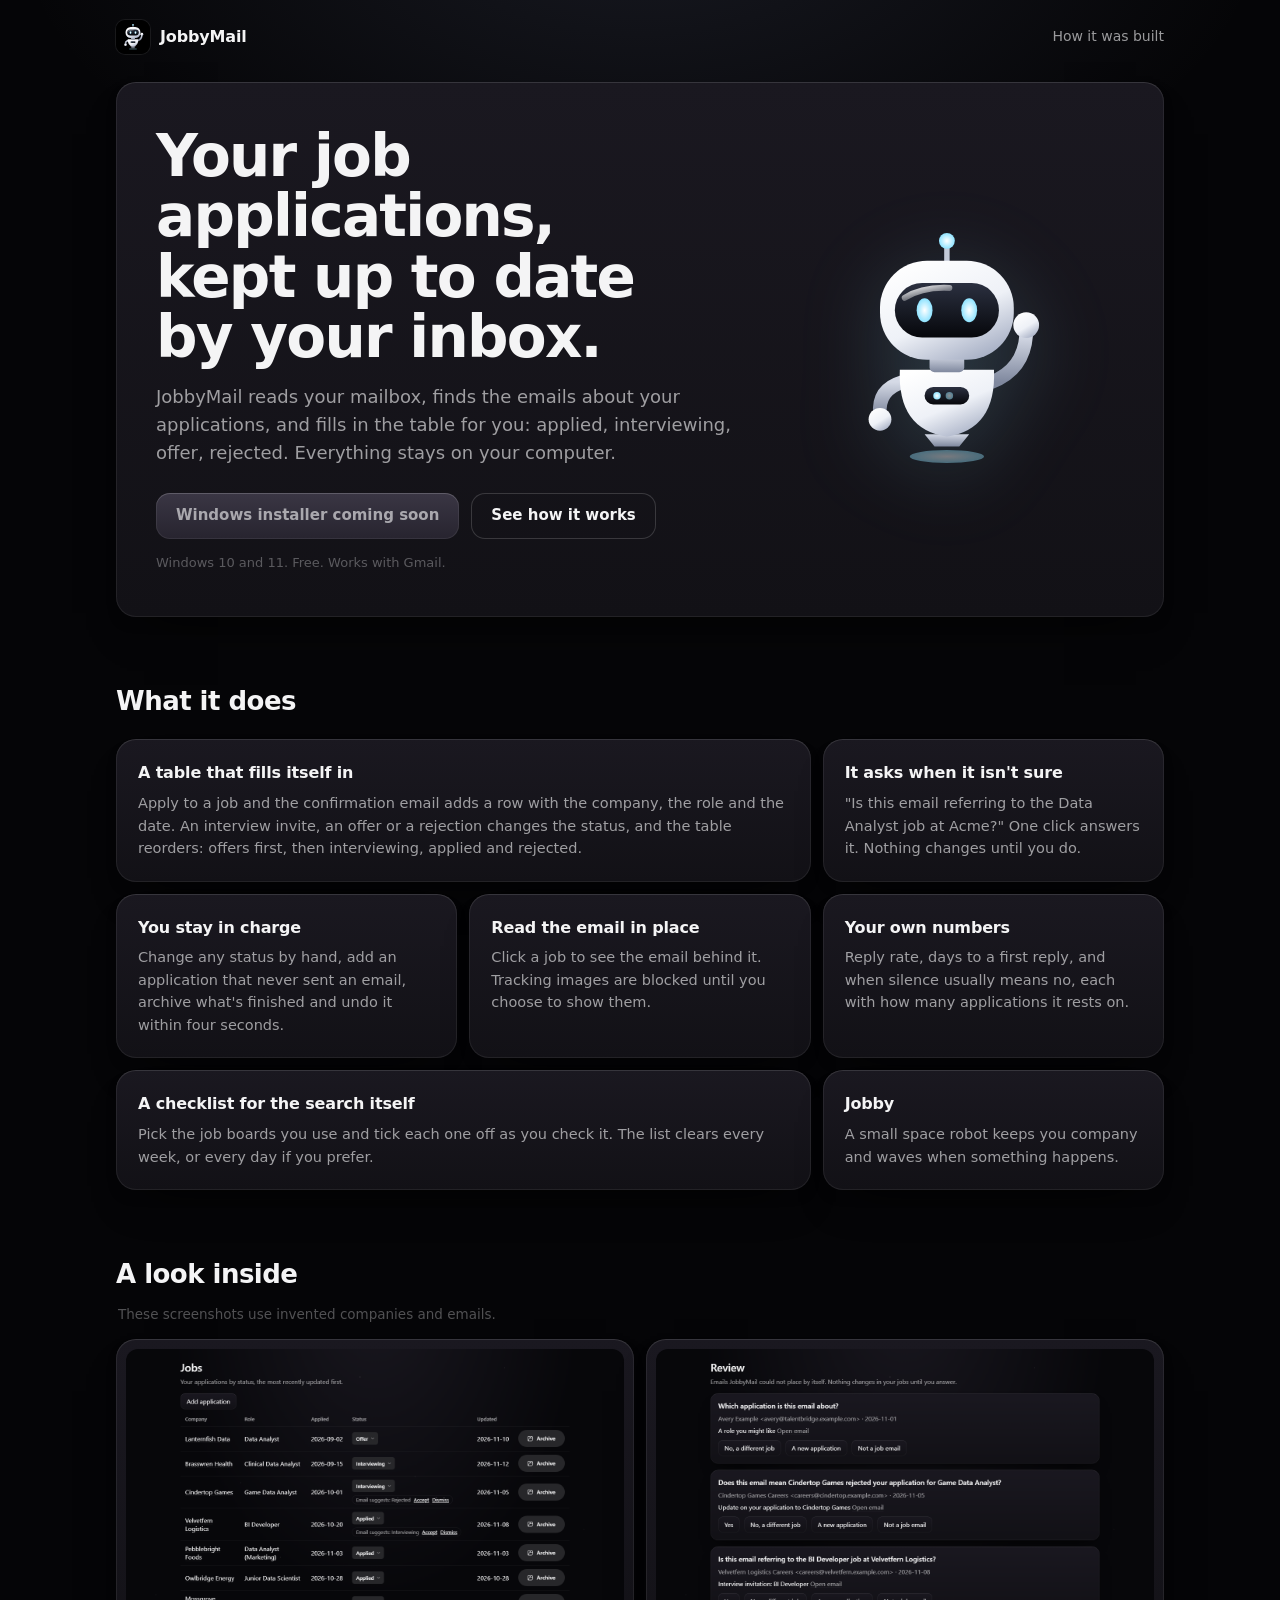
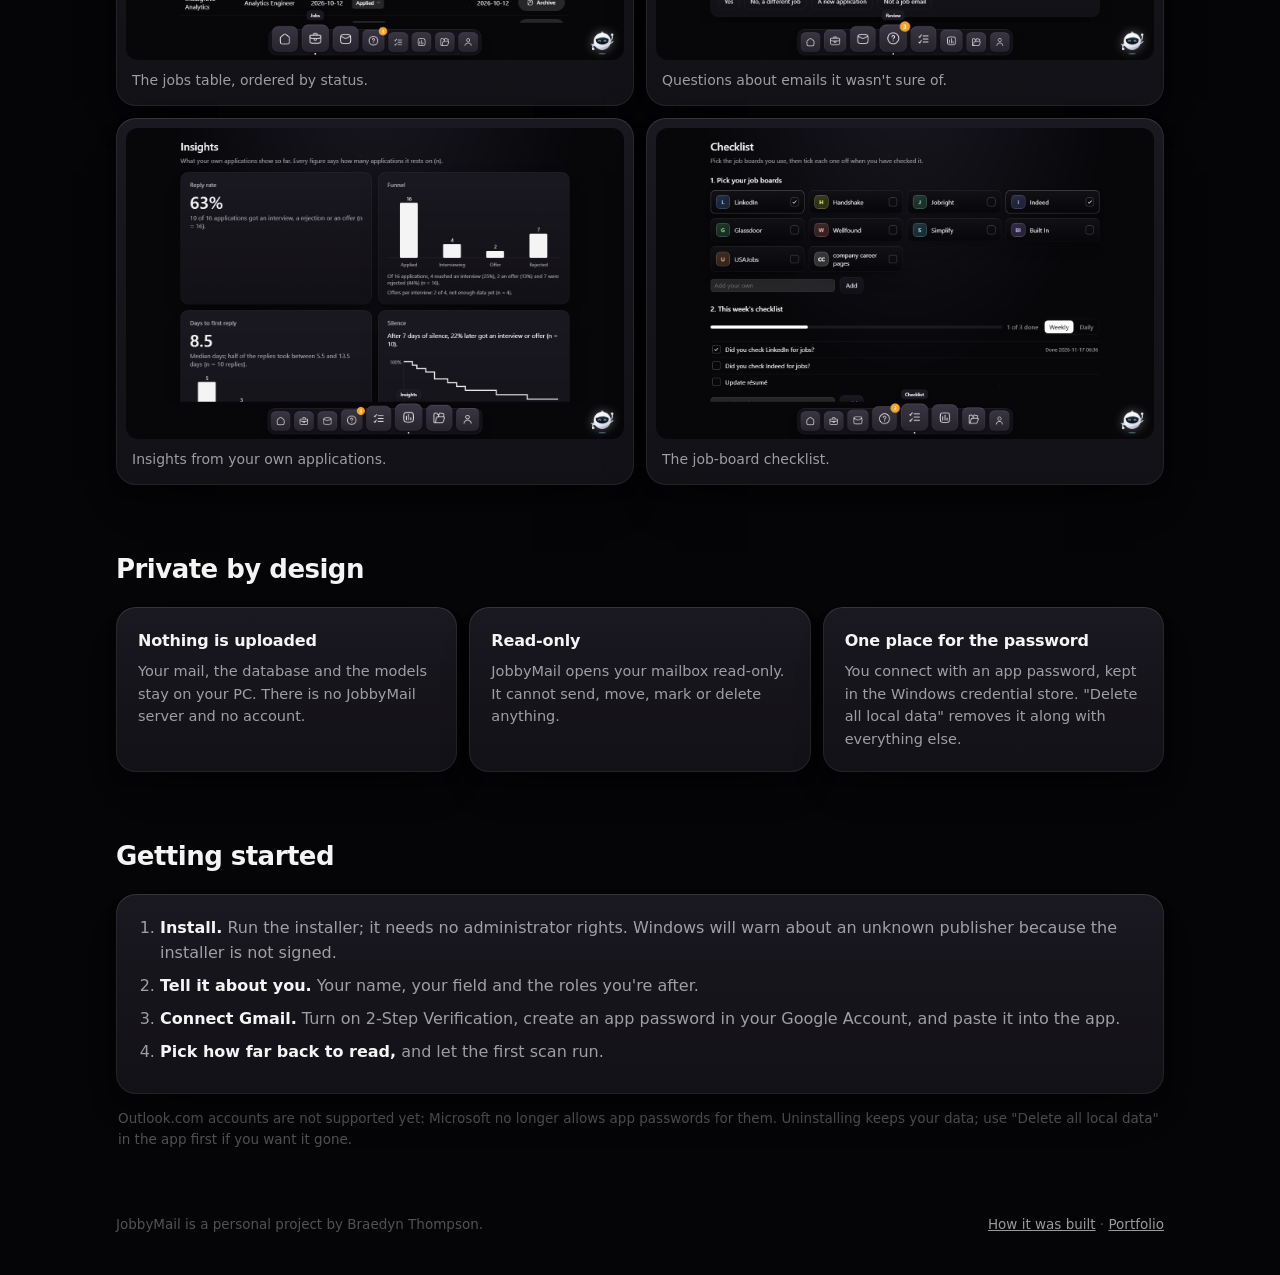
<file: static/jobbymail/index.html>
<!doctype html>
<html lang="en">
<head>
<meta charset="utf-8">
<meta name="viewport" content="width=device-width, initial-scale=1">
<!-- Unlinked until the app is finished: remove this line when the page goes public. -->
<meta name="robots" content="noindex">
<title>JobbyMail</title>
<link rel="icon" type="image/svg+xml" href="img/jobby.svg">
<meta name="description" content="A Windows app that reads your mailbox and keeps your job applications up to date by itself. Everything stays on your computer.">
<style>
:root{
  --bg:#050507; --surface:linear-gradient(180deg,#1a1820 0%,#121116 100%);
  --edge:rgba(255,255,255,.07); --highlight:rgba(255,255,255,.06);
  --ink:#f4f4f5; --muted:rgba(244,244,245,.62); --faint:rgba(244,244,245,.32);
  --shadow:0 24px 48px -28px rgba(0,0,0,.85),0 8px 18px -12px rgba(0,0,0,.6);
  --r:20px;
}
*{box-sizing:border-box}
html{color-scheme:dark}
body{margin:0;background:var(--bg);color:var(--ink);
  font:16px/1.55 system-ui,-apple-system,"Segoe UI",Roboto,sans-serif;-webkit-font-smoothing:antialiased;
  background-image:
    radial-gradient(1px 1px at 12% 18%,rgba(255,255,255,.55) 50%,transparent 51%),
    radial-gradient(1px 1px at 78% 9%,rgba(255,255,255,.4) 50%,transparent 51%),
    radial-gradient(1px 1px at 34% 62%,rgba(255,255,255,.35) 50%,transparent 51%),
    radial-gradient(1px 1px at 91% 47%,rgba(255,255,255,.5) 50%,transparent 51%),
    radial-gradient(1px 1px at 58% 83%,rgba(255,255,255,.3) 50%,transparent 51%),
    radial-gradient(1px 1px at 6% 91%,rgba(255,255,255,.4) 50%,transparent 51%),
    radial-gradient(900px 500px at 50% -10%,rgba(120,130,170,.16),transparent 70%);
  background-attachment:fixed}
a{color:inherit}
.wrap{max-width:1080px;margin:0 auto;padding:0 16px}
header.top{display:flex;align-items:center;justify-content:space-between;padding:20px 0}
.brand{display:flex;align-items:center;gap:10px;font-weight:650;letter-spacing:-.01em;text-decoration:none}
.brand img{width:34px;height:34px;border-radius:9px;display:block;box-shadow:0 0 0 1px var(--edge)}
.top a.quiet{color:var(--muted);text-decoration:none;font-size:14px}
.top a.quiet:hover{color:var(--ink)}

.card{position:relative;border-radius:var(--r);background:var(--surface);
  box-shadow:var(--shadow),inset 0 0 0 1px var(--edge),inset 0 1px 0 var(--highlight)}

.hero{display:grid;grid-template-columns:1.25fr .75fr;gap:24px;align-items:center;padding:44px 40px;margin-top:8px;overflow:hidden}
.hero h1{font-size:clamp(34px,5.4vw,58px);line-height:1.04;letter-spacing:-.03em;margin:0 0 16px;text-wrap:balance}
.hero p.lede{font-size:18px;color:var(--muted);margin:0 0 26px;max-width:36em}
.cta{display:flex;flex-wrap:wrap;gap:12px;align-items:center}
.btn{display:inline-flex;align-items:center;gap:8px;height:46px;padding:0 20px;border-radius:14px;font-weight:600;
  font-size:15px;text-decoration:none;border:0;cursor:pointer}
.btn.primary{background:#f4f4f5;color:#121016;box-shadow:0 6px 18px -8px rgba(255,255,255,.35)}
.btn.primary[aria-disabled="true"]{background:linear-gradient(180deg,#3a3644,#27242f);color:var(--muted);cursor:default;
  box-shadow:inset 0 0 0 1px var(--edge),inset 0 1px 0 rgba(255,255,255,.12)}
.btn.ghost{color:var(--ink);box-shadow:inset 0 0 0 1px rgba(255,255,255,.16)}
.btn.ghost:hover{background:rgba(255,255,255,.05)}
.btn:focus-visible{outline:2px solid #f4f4f5;outline-offset:3px}
.fine{margin:14px 0 0;font-size:13px;color:var(--faint)}
.mascot{display:flex;justify-content:center}
.mascot svg{width:min(260px,70%);height:auto;filter:drop-shadow(0 18px 40px rgba(143,227,255,.18))}
.wave{transform-origin:68px 63px;animation:wave 2.6s ease-in-out infinite}
@keyframes wave{0%,60%,100%{transform:rotate(0)}70%{transform:rotate(-16deg)}80%{transform:rotate(8deg)}90%{transform:rotate(-10deg)}}
@media (prefers-reduced-motion:reduce){.wave{animation:none}}

h2{font-size:26px;letter-spacing:-.02em;margin:64px 0 18px}
.grid{display:grid;gap:12px;grid-template-columns:repeat(3,minmax(0,1fr))}
.tile{padding:22px}
.tile h3{margin:0 0 6px;font-size:16px;letter-spacing:-.01em}
.tile p{margin:0;color:var(--muted);font-size:14.5px}
.tile.wide{grid-column:span 2}

.shots{display:grid;gap:12px;grid-template-columns:repeat(2,minmax(0,1fr))}
figure{margin:0;padding:10px}
figure img{display:block;width:100%;height:auto;border-radius:12px}
figcaption{padding:10px 6px 4px;color:var(--muted);font-size:14px}

ol.steps{margin:0;padding:22px 22px 22px 44px;color:var(--muted)}
ol.steps li{margin:0 0 8px}
ol.steps li strong{color:var(--ink);font-weight:600}
.note{color:var(--faint);font-size:13.5px;margin:14px 2px 0}
footer{margin:64px 0 40px;color:var(--faint);font-size:13.5px;display:flex;flex-wrap:wrap;gap:8px 20px;justify-content:space-between}
footer a{color:var(--muted)}

@media (max-width:820px){
  .hero{grid-template-columns:1fr;padding:32px 22px;text-align:left}
  .mascot{order:-1;justify-content:flex-start}
  .mascot svg{width:140px}
  .grid{grid-template-columns:1fr}
  .tile.wide{grid-column:auto}
  .shots{grid-template-columns:1fr}
}
</style>
</head>
<body>
<div class="wrap">

<header class="top">
  <a class="brand" href="./" aria-label="JobbyMail">
    <img src="img/jobby.svg" width="34" height="34" alt="">
    JobbyMail
  </a>
  <a class="quiet" href="../projects/jobbymail/">How it was built</a>
</header>

<main>
<section class="card hero">
  <div>
    <h1>Your job applications, kept up to date by your inbox.</h1>
    <p class="lede">JobbyMail reads your mailbox, finds the emails about your applications, and fills in the table
    for you: applied, interviewing, offer, rejected. Everything stays on your computer.</p>
    <div class="cta">
      <!-- When the installer is published, replace this element with:
           <a class="btn primary" href="JobbyMail_0.1.0_x64-setup.exe" download>Download for Windows</a> -->
      <span class="btn primary" role="link" aria-disabled="true">Windows installer coming soon</span>
      <a class="btn ghost" href="#how">See how it works</a>
    </div>
    <p class="fine">Windows 10 and 11. Free. Works with Gmail.</p>
  </div>
  <div class="mascot">
    <svg viewBox="0 0 100 100" role="img" aria-label="Jobby, the JobbyMail mascot, waving" stroke-linecap="round" stroke-linejoin="round">
      <defs>
        <linearGradient id="jb" x1="0.2" y1="0" x2="0.8" y2="1"><stop offset="0" stop-color="#ffffff"/><stop offset="0.55" stop-color="#eef1f7"/><stop offset="1" stop-color="#a3acc2"/></linearGradient>
        <linearGradient id="js" x1="0" y1="0" x2="0" y2="1"><stop offset="0" stop-color="#d5dae6"/><stop offset="1" stop-color="#7f889e"/></linearGradient>
        <linearGradient id="jv" x1="0" y1="0" x2="0" y2="1"><stop offset="0" stop-color="#2b3040"/><stop offset="1" stop-color="#06070b"/></linearGradient>
        <radialGradient id="je"><stop offset="0" stop-color="#ffffff"/><stop offset="1" stop-color="#8fe3ff"/></radialGradient>
        <linearGradient id="jg" x1="0" y1="0" x2="1" y2="1"><stop offset="0" stop-color="#ffffff" stop-opacity="0.95"/><stop offset="1" stop-color="#ffffff" stop-opacity="0"/></linearGradient>
        <g id="jobby">
          <ellipse cx="50" cy="93" rx="15" ry="2.6" fill="url(#je)" opacity="0.4"/>
          <path d="M41 84 L45 89 L55 89 L59 84 Z" fill="url(#js)"/>
          <path d="M32 63 Q22 66 23 76" fill="none" stroke="url(#js)" stroke-width="5.5"/>
          <circle cx="23" cy="78" r="4.6" fill="url(#jb)"/>
          <g class="wave"><path d="M68 63 Q81 58 82 44" fill="none" stroke="url(#js)" stroke-width="5.5"/><circle cx="82" cy="40" r="5.2" fill="url(#jb)"/></g>
          <path d="M31 58 Q30 82 50 85 Q70 82 69 58 Z" fill="url(#jb)"/>
          <rect x="41" y="65" width="18" height="7" rx="3.5" fill="url(#jv)"/>
          <circle cx="46" cy="68.5" r="1.5" fill="url(#je)"/><circle cx="51" cy="68.5" r="1.5" fill="url(#je)" opacity="0.5"/>
          <rect x="43" y="52" width="14" height="7" rx="2" fill="url(#js)"/>
          <line x1="50" y1="15" x2="50" y2="8" stroke="#c3c9d8" stroke-width="2.2"/><circle cx="50" cy="6" r="3.2" fill="url(#je)"/>
          <rect x="23" y="14" width="54" height="40" rx="19" fill="url(#jb)"/>
          <rect x="29" y="23" width="42" height="22" rx="11" fill="url(#jv)"/>
          <ellipse cx="41" cy="34" rx="3.2" ry="4.8" fill="url(#je)"/><ellipse cx="59" cy="34" rx="3.2" ry="4.8" fill="url(#je)"/>
          <path d="M33 29 Q40 24.5 51 25" fill="none" stroke="url(#jg)" stroke-width="2.4"/>
        </g>
      </defs>
      <use href="#jobby"/>
    </svg>
  </div>
</section>

<h2 id="how">What it does</h2>
<div class="grid">
  <div class="card tile wide">
    <h3>A table that fills itself in</h3>
    <p>Apply to a job and the confirmation email adds a row with the company, the role and the date. An interview
    invite, an offer or a rejection changes the status, and the table reorders: offers first, then interviewing,
    applied and rejected.</p>
  </div>
  <div class="card tile">
    <h3>It asks when it isn't sure</h3>
    <p>"Is this email referring to the Data Analyst job at Acme?" One click answers it. Nothing changes until you do.</p>
  </div>
  <div class="card tile">
    <h3>You stay in charge</h3>
    <p>Change any status by hand, add an application that never sent an email, archive what's finished and undo it
    within four seconds.</p>
  </div>
  <div class="card tile">
    <h3>Read the email in place</h3>
    <p>Click a job to see the email behind it. Tracking images are blocked until you choose to show them.</p>
  </div>
  <div class="card tile">
    <h3>Your own numbers</h3>
    <p>Reply rate, days to a first reply, and when silence usually means no, each with how many applications it rests on.</p>
  </div>
  <div class="card tile wide">
    <h3>A checklist for the search itself</h3>
    <p>Pick the job boards you use and tick each one off as you check it. The list clears every week, or every day
    if you prefer.</p>
  </div>
  <div class="card tile">
    <h3>Jobby</h3>
    <p>A small space robot keeps you company and waves when something happens.</p>
  </div>
</div>

<h2>A look inside</h2>
<p class="note" style="margin:-8px 2px 14px">These screenshots use invented companies and emails.</p>
<div class="shots">
  <figure class="card"><img src="img/jobs.png" alt="The jobs table with a status select and an Archive button on each row" loading="lazy" width="1100" height="720"><figcaption>The jobs table, ordered by status.</figcaption></figure>
  <figure class="card"><img src="img/review.png" alt="The review page asking which application an email refers to" loading="lazy" width="1100" height="760"><figcaption>Questions about emails it wasn't sure of.</figcaption></figure>
  <figure class="card"><img src="img/insights.png" alt="The Insights page with reply rate, a funnel chart and a silence curve" loading="lazy" width="1100" height="800"><figcaption>Insights from your own applications.</figcaption></figure>
  <figure class="card"><img src="img/checklist.png" alt="A grid of job boards with check boxes above a weekly checklist" loading="lazy" width="1100" height="760"><figcaption>The job-board checklist.</figcaption></figure>
</div>

<h2>Private by design</h2>
<div class="grid">
  <div class="card tile">
    <h3>Nothing is uploaded</h3>
    <p>Your mail, the database and the models stay on your PC. There is no JobbyMail server and no account.</p>
  </div>
  <div class="card tile">
    <h3>Read-only</h3>
    <p>JobbyMail opens your mailbox read-only. It cannot send, move, mark or delete anything.</p>
  </div>
  <div class="card tile">
    <h3>One place for the password</h3>
    <p>You connect with an app password, kept in the Windows credential store. "Delete all local data" removes it
    along with everything else.</p>
  </div>
</div>

<h2>Getting started</h2>
<div class="card">
  <ol class="steps">
    <li><strong>Install.</strong> Run the installer; it needs no administrator rights. Windows will warn about an
    unknown publisher because the installer is not signed.</li>
    <li><strong>Tell it about you.</strong> Your name, your field and the roles you're after.</li>
    <li><strong>Connect Gmail.</strong> Turn on 2-Step Verification, create an app password in your Google Account,
    and paste it into the app.</li>
    <li><strong>Pick how far back to read,</strong> and let the first scan run.</li>
  </ol>
</div>
<p class="note">Outlook.com accounts are not supported yet: Microsoft no longer allows app passwords for them.
Uninstalling keeps your data; use "Delete all local data" in the app first if you want it gone.</p>
</main>

<footer>
  <span>JobbyMail is a personal project by Braedyn Thompson.</span>
  <span><a href="../projects/jobbymail/">How it was built</a> · <a href="../">Portfolio</a></span>
</footer>

</div>
</body>
</html>
</file>
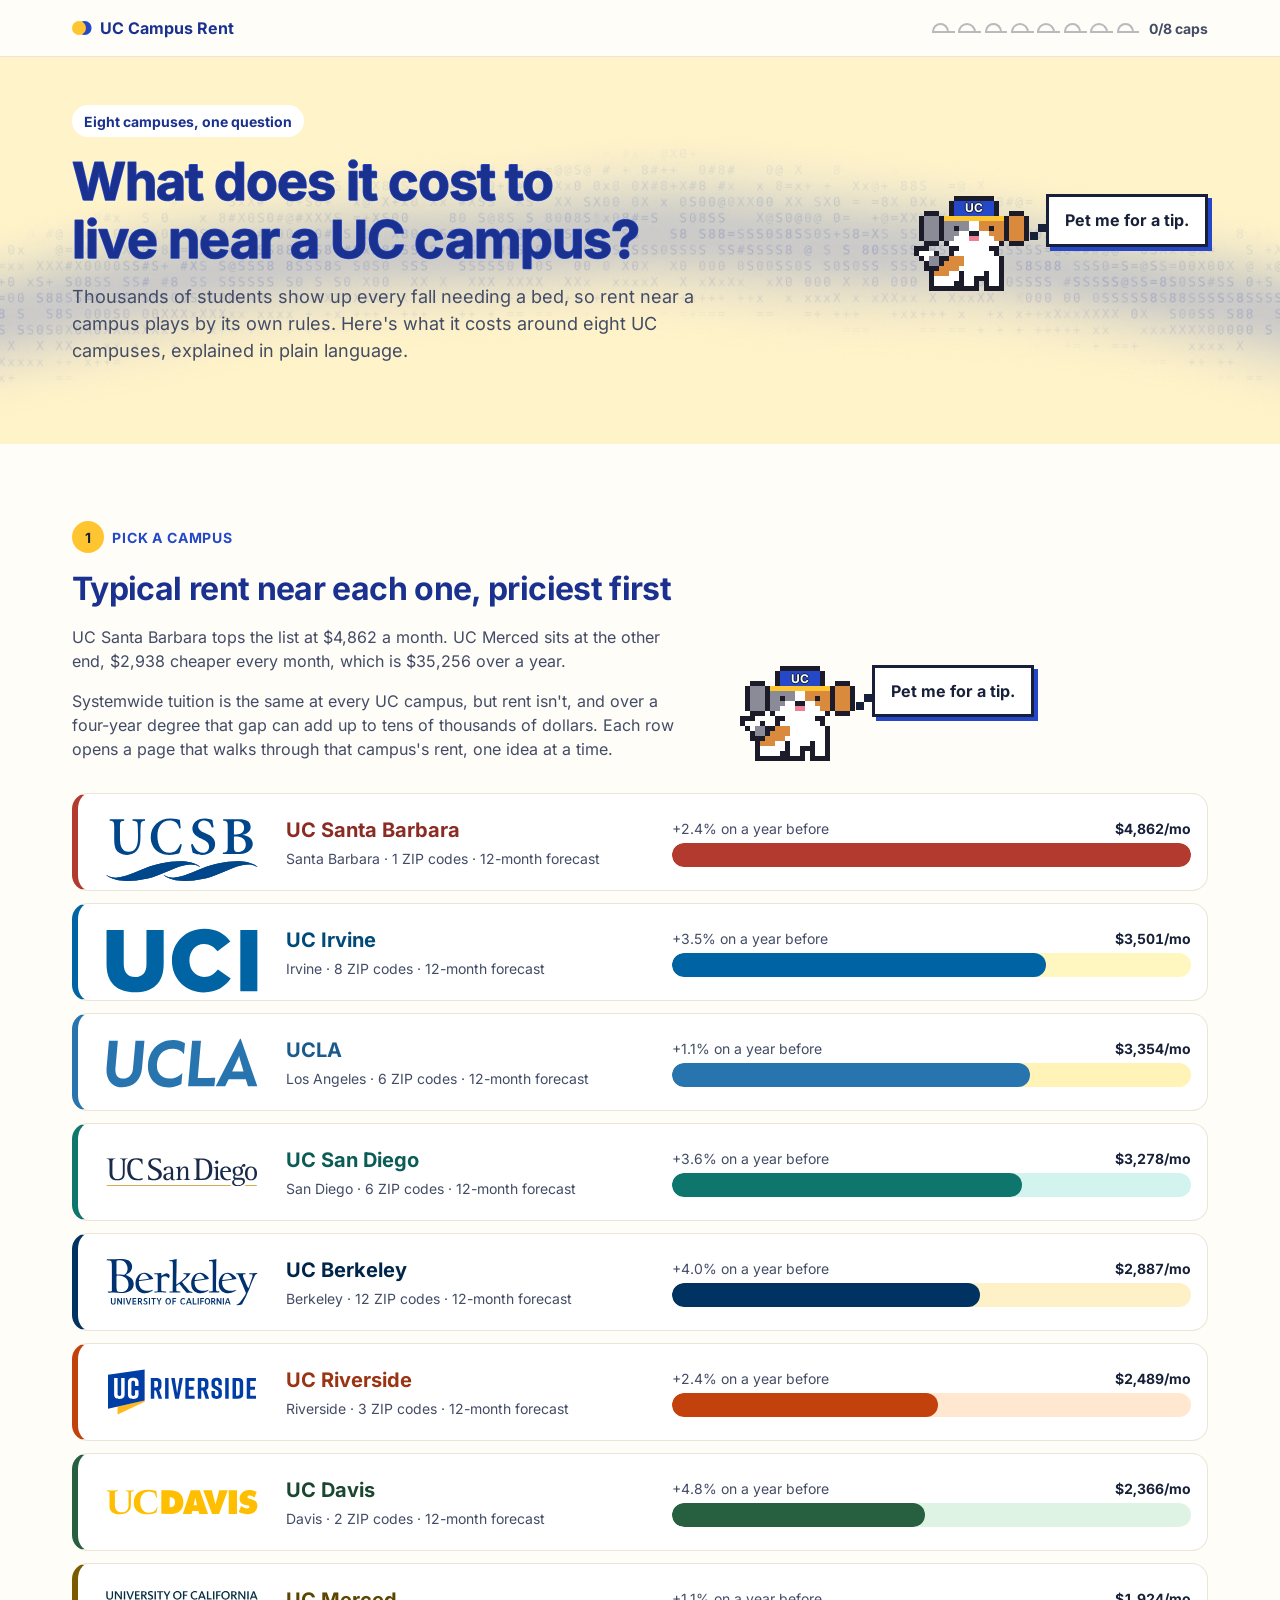
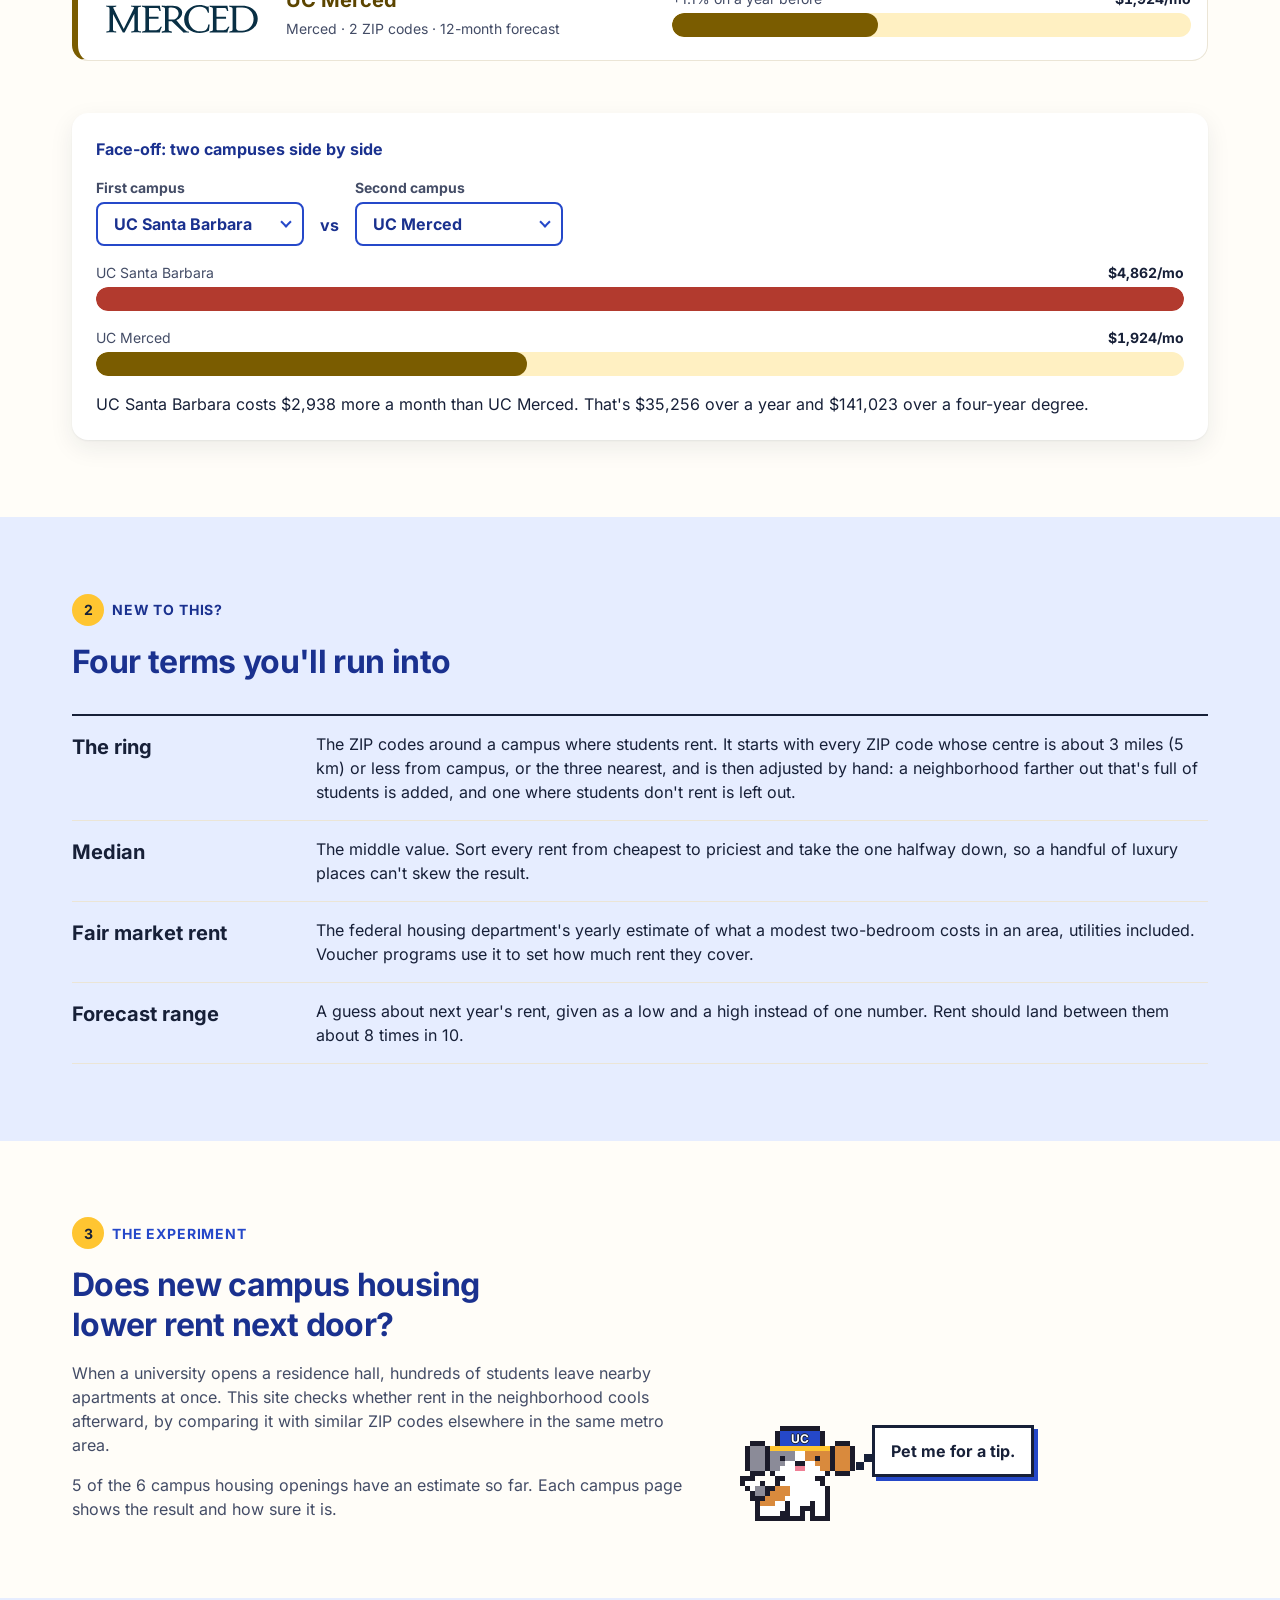
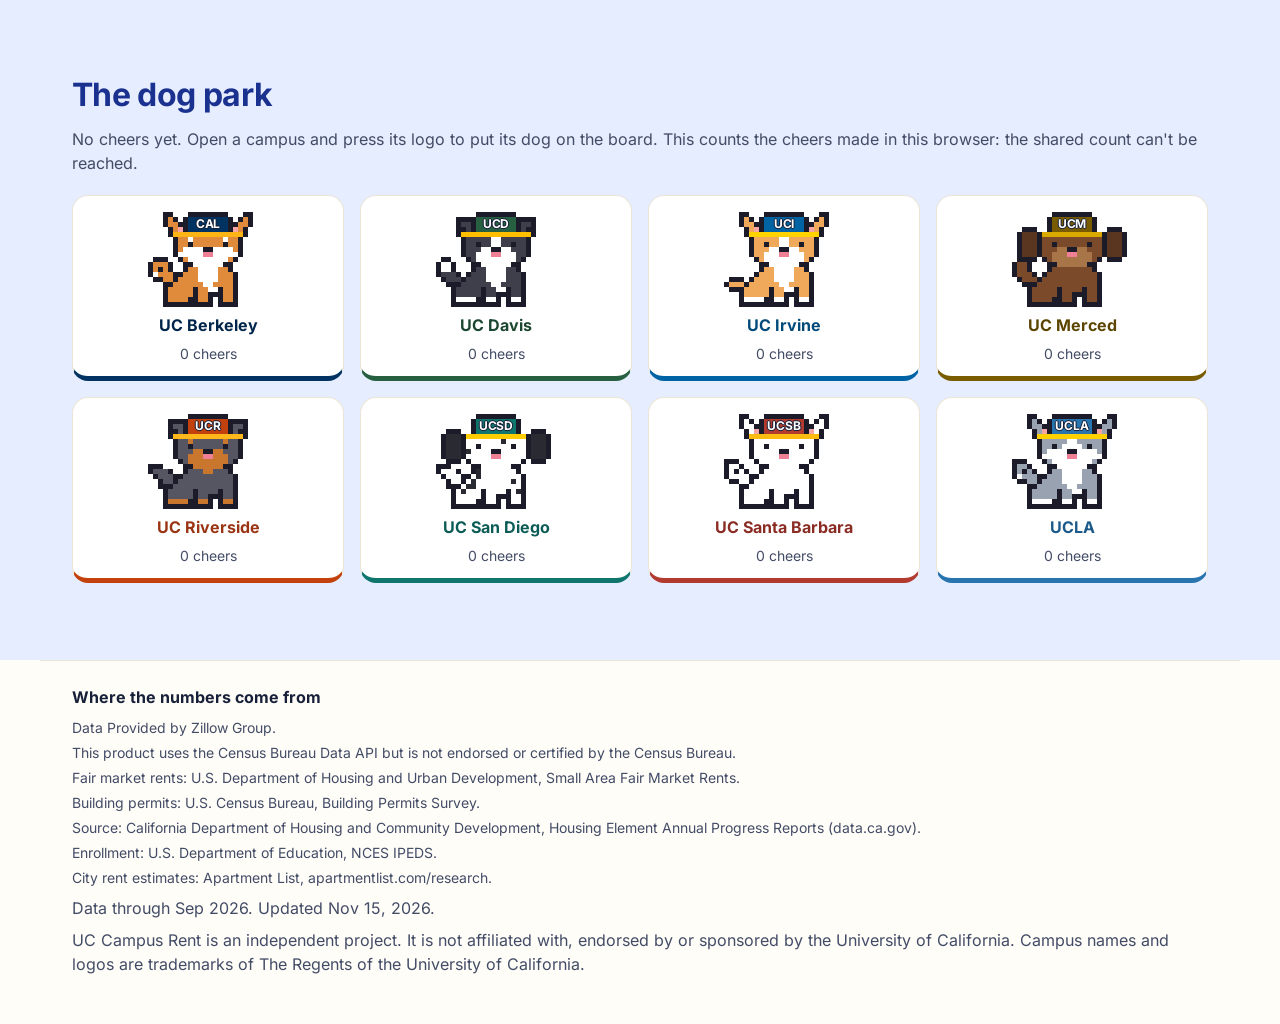
<file: static/uc-campus-rent/index.html>
<!doctype html>
<html lang="en">
  <head>
    <meta charset="utf-8" />
    <meta name="viewport" content="width=device-width, initial-scale=1" />
    <meta name="color-scheme" content="light" />
    <title>UC Campus Rent</title>
    <meta
      name="description"
      content="What it costs to rent near eight University of California campuses, from UC Berkeley to UCLA, explained step by step, with a 12-month forecast."
    />
    <link rel="preload" href="fonts/inter-400.woff2" as="font" type="font/woff2" crossorigin />
    <link rel="stylesheet" href="css/tokens.css" />
    <link rel="stylesheet" href="css/site.css" />
    <script type="module" src="js/home.js"></script>
  </head>
  <body>
    <a class="skip" href="#main">Skip to the content</a>
    <header class="top">
      <div class="wrap top__in">
        <a class="brand" href="./">UC Campus Rent</a>
      </div>
      <div class="progress" data-progress aria-hidden="true"></div>
    </header>
    <main id="main">
      <section class="hero">
        <div class="wrap hero__in">
          <div class="intro">
            <p class="eyebrow">Eight campuses, one question</p>
            <h1>What does it cost to live near a UC campus?</h1>
            <p class="lede">
              Thousands of students show up every fall needing a bed, so rent near a campus plays by its own rules.
              Here's what it costs around eight UC campuses, explained in plain language.
            </p>
            <div data-status role="status"></div>
          </div>
          <div data-hero-dog></div>
        </div>
      </section>

      <section class="chapter" data-ch="pick">
        <div class="wrap chapter__in">
          <div class="chapter__text">
            <p class="kicker"><span class="kicker__n">1</span>Pick a campus</p>
            <h2>Typical rent near each one, priciest first</h2>
            <p data-compare-text></p>
            <p>
              Systemwide tuition is the same at every UC campus, but rent isn't, and over a four-year degree that gap
              can add up to tens of thousands of dollars. Each row opens a page that walks through that campus's rent,
              one idea at a time.
            </p>
          </div>
          <ul class="rows" data-cards aria-label="Campuses"></ul>
          <div class="panel faceoff reveal" data-faceoff hidden>
            <span class="panel__title">Face-off: two campuses side by side</span>
            <div class="faceoff__picks" data-faceoff-picks></div>
            <div class="bars" data-faceoff-bars></div>
            <p data-faceoff-text aria-live="polite"></p>
          </div>
        </div>
      </section>

      <section class="chapter chapter--alt" data-ch="terms">
        <div class="wrap chapter__in">
          <div class="chapter__text reveal">
            <p class="kicker"><span class="kicker__n">2</span>New to this?</p>
            <h2>Four terms you'll run into</h2>
          </div>
          <dl class="terms reveal">
            <div>
              <dt>The ring</dt>
              <dd>
                The ZIP codes around a campus where students rent. It starts with every ZIP code whose centre is
                about 3 miles (5 km) or less from campus, or the three nearest, and is then adjusted by hand: a
                neighborhood farther out that's full of students is added, and one where students don't rent is
                left out.
              </dd>
            </div>
            <div>
              <dt>Median</dt>
              <dd>
                The middle value. Sort every rent from cheapest to priciest and take the one halfway down, so a handful
                of luxury places can't skew the result.
              </dd>
            </div>
            <div>
              <dt>Fair market rent</dt>
              <dd>
                The federal housing department's yearly estimate of what a modest two-bedroom costs in an area,
                utilities included. Voucher programs use it to set how much rent they cover.
              </dd>
            </div>
            <div>
              <dt>Forecast range</dt>
              <dd>
                A guess about next year's rent, given as a low and a high instead of one number. Rent should land
                between them about 8 times in 10.
              </dd>
            </div>
          </dl>
        </div>
      </section>

      <section class="chapter" data-ch="findings" data-findings hidden>
        <div class="wrap chapter__in">
          <div class="chapter__text reveal">
            <p class="kicker"><span class="kicker__n">3</span>The experiment</p>
            <h2>Does new campus housing lower rent next door?</h2>
            <p>
              When a university opens a residence hall, hundreds of students leave nearby apartments at once. This site
              checks whether rent in the neighborhood cools afterward, by comparing it with similar ZIP codes elsewhere
              in the same metro area.
            </p>
            <p data-findings-text></p>
          </div>
        </div>
      </section>
      <section class="park" data-park hidden aria-labelledby="park-title">
        <div class="wrap">
          <h2 id="park-title">The dog park</h2>
          <p data-rivalry></p>
          <ul class="park__dogs" data-park-dogs></ul>
        </div>
      </section>
    </main>
    <footer class="wrap foot" data-foot hidden>
      <p><strong>Where the numbers come from</strong></p>
      <ul data-credits aria-label="Data sources"></ul>
      <p data-generated></p>
      <p data-affiliation>
        UC Campus Rent is an independent project. It is not affiliated with, endorsed by or sponsored by the University
        of California. Campus names and logos are trademarks of The Regents of the University of California.
      </p>
    </footer>
  </body>
</html>
</file>
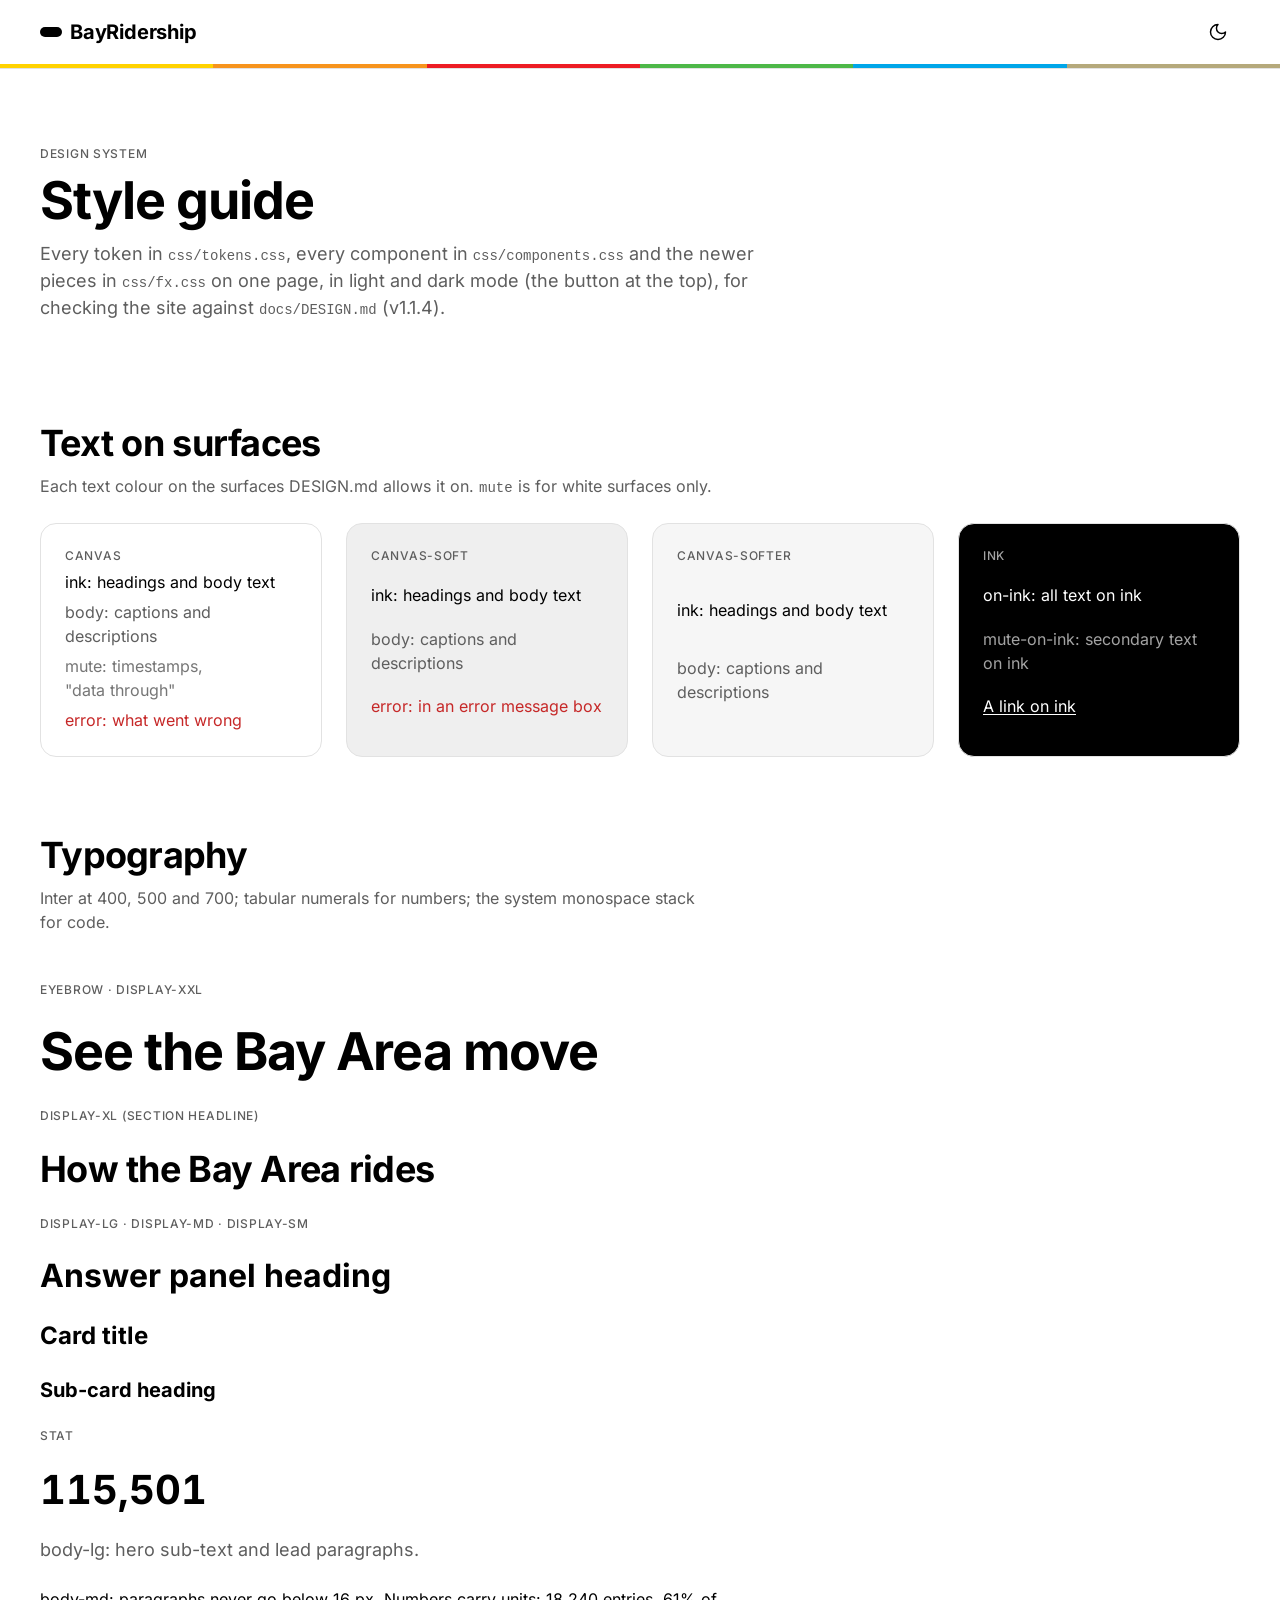
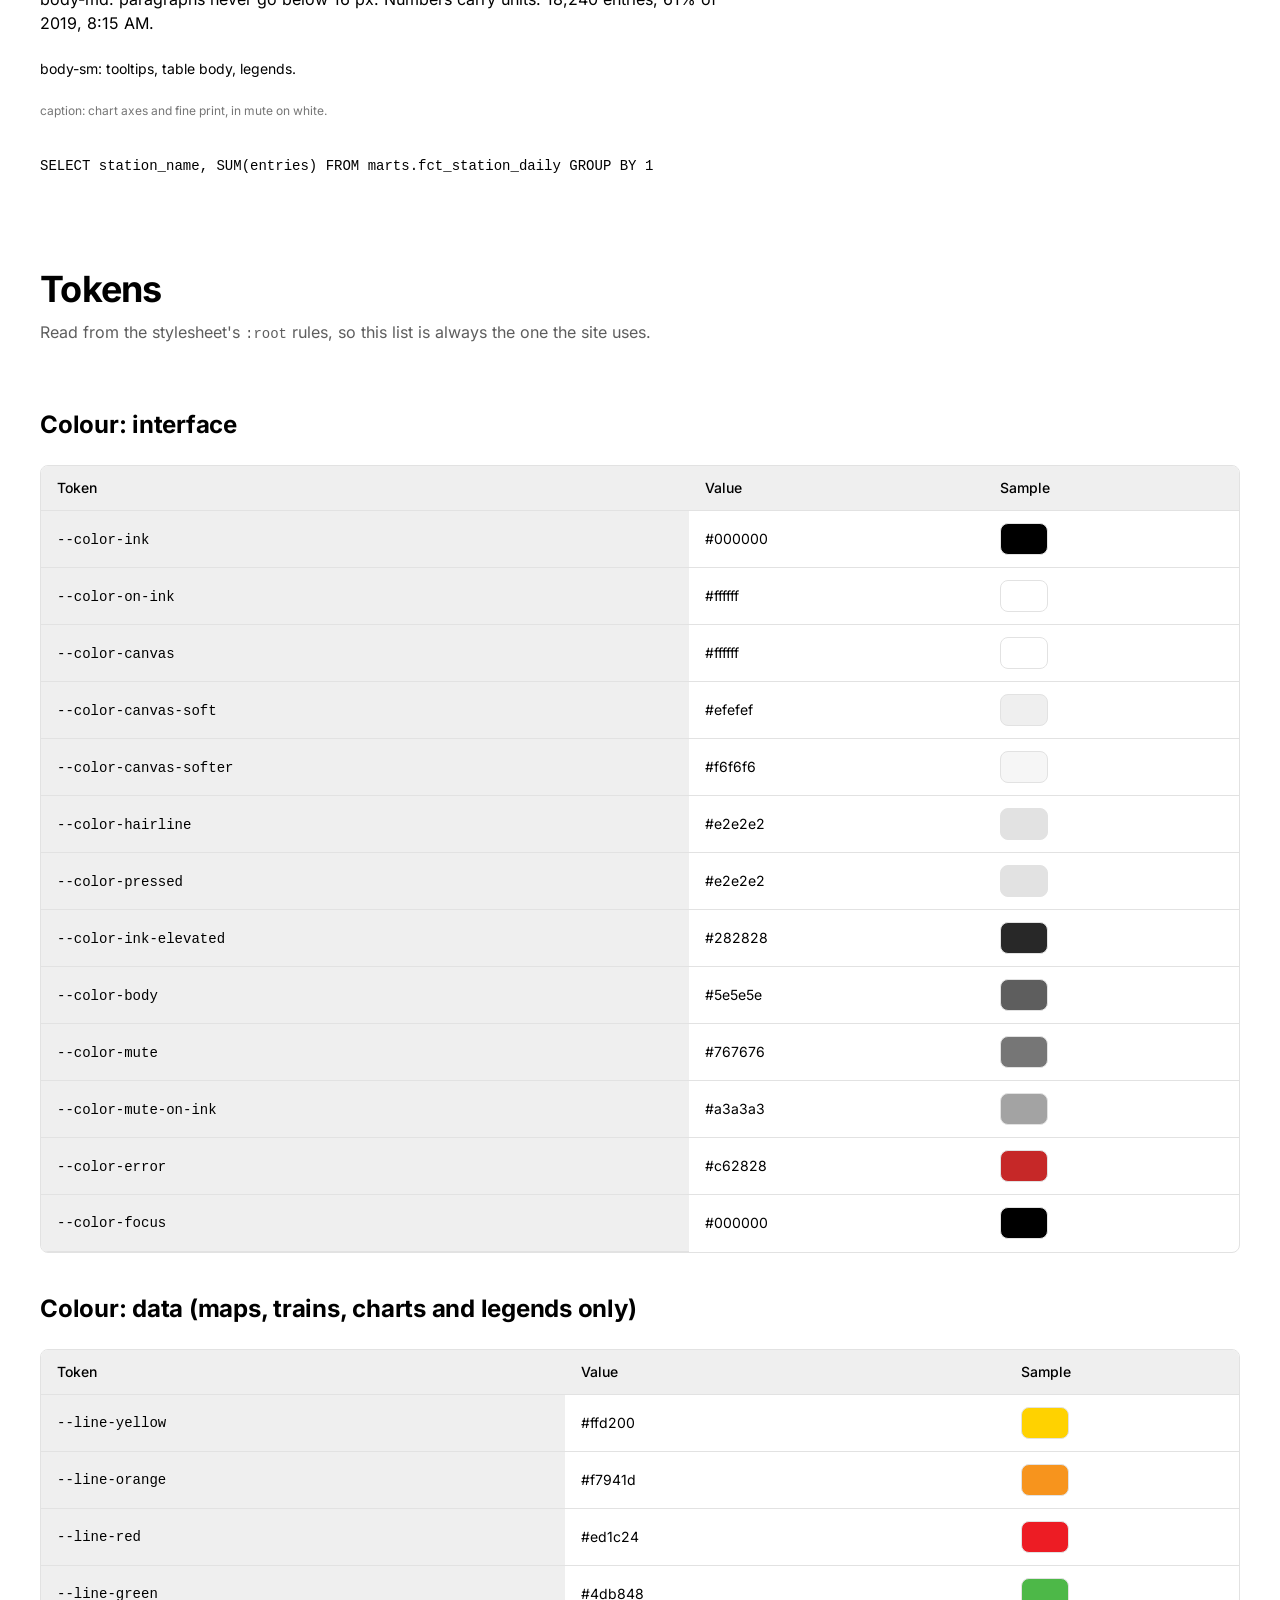
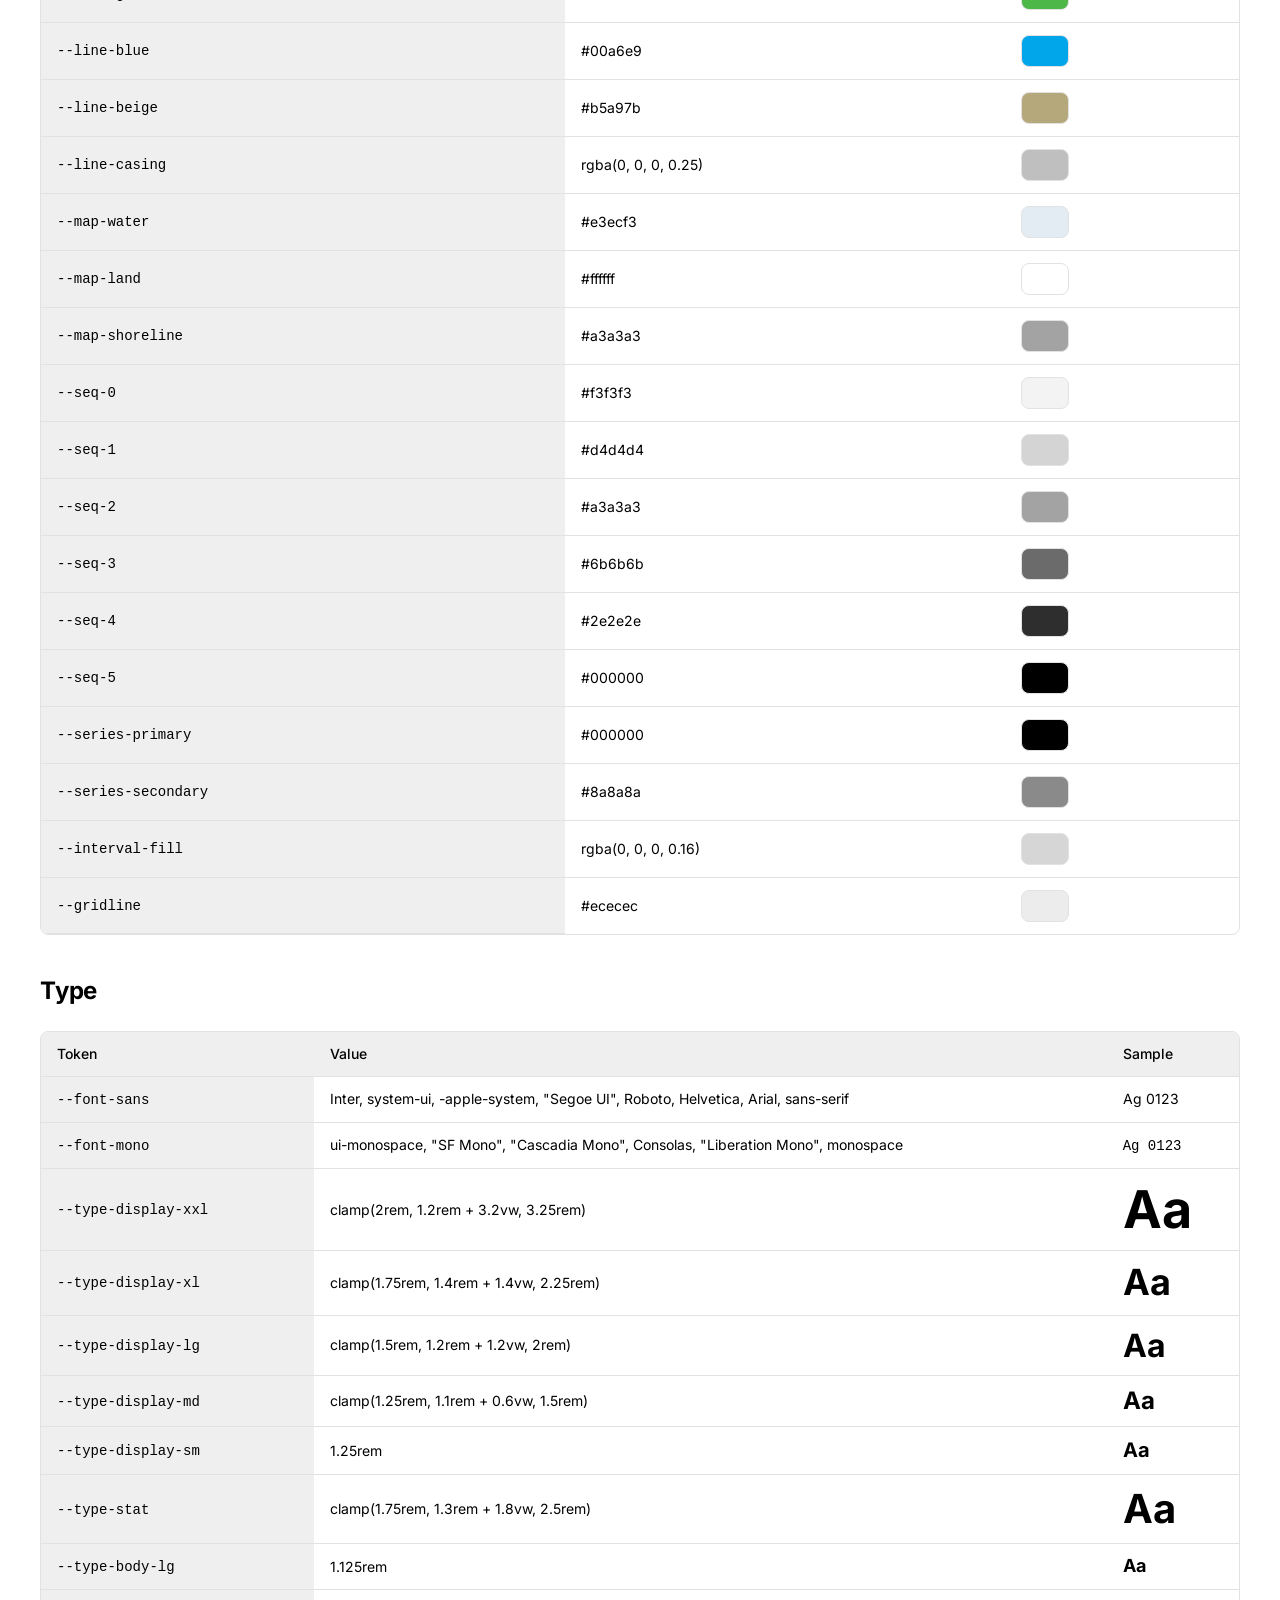
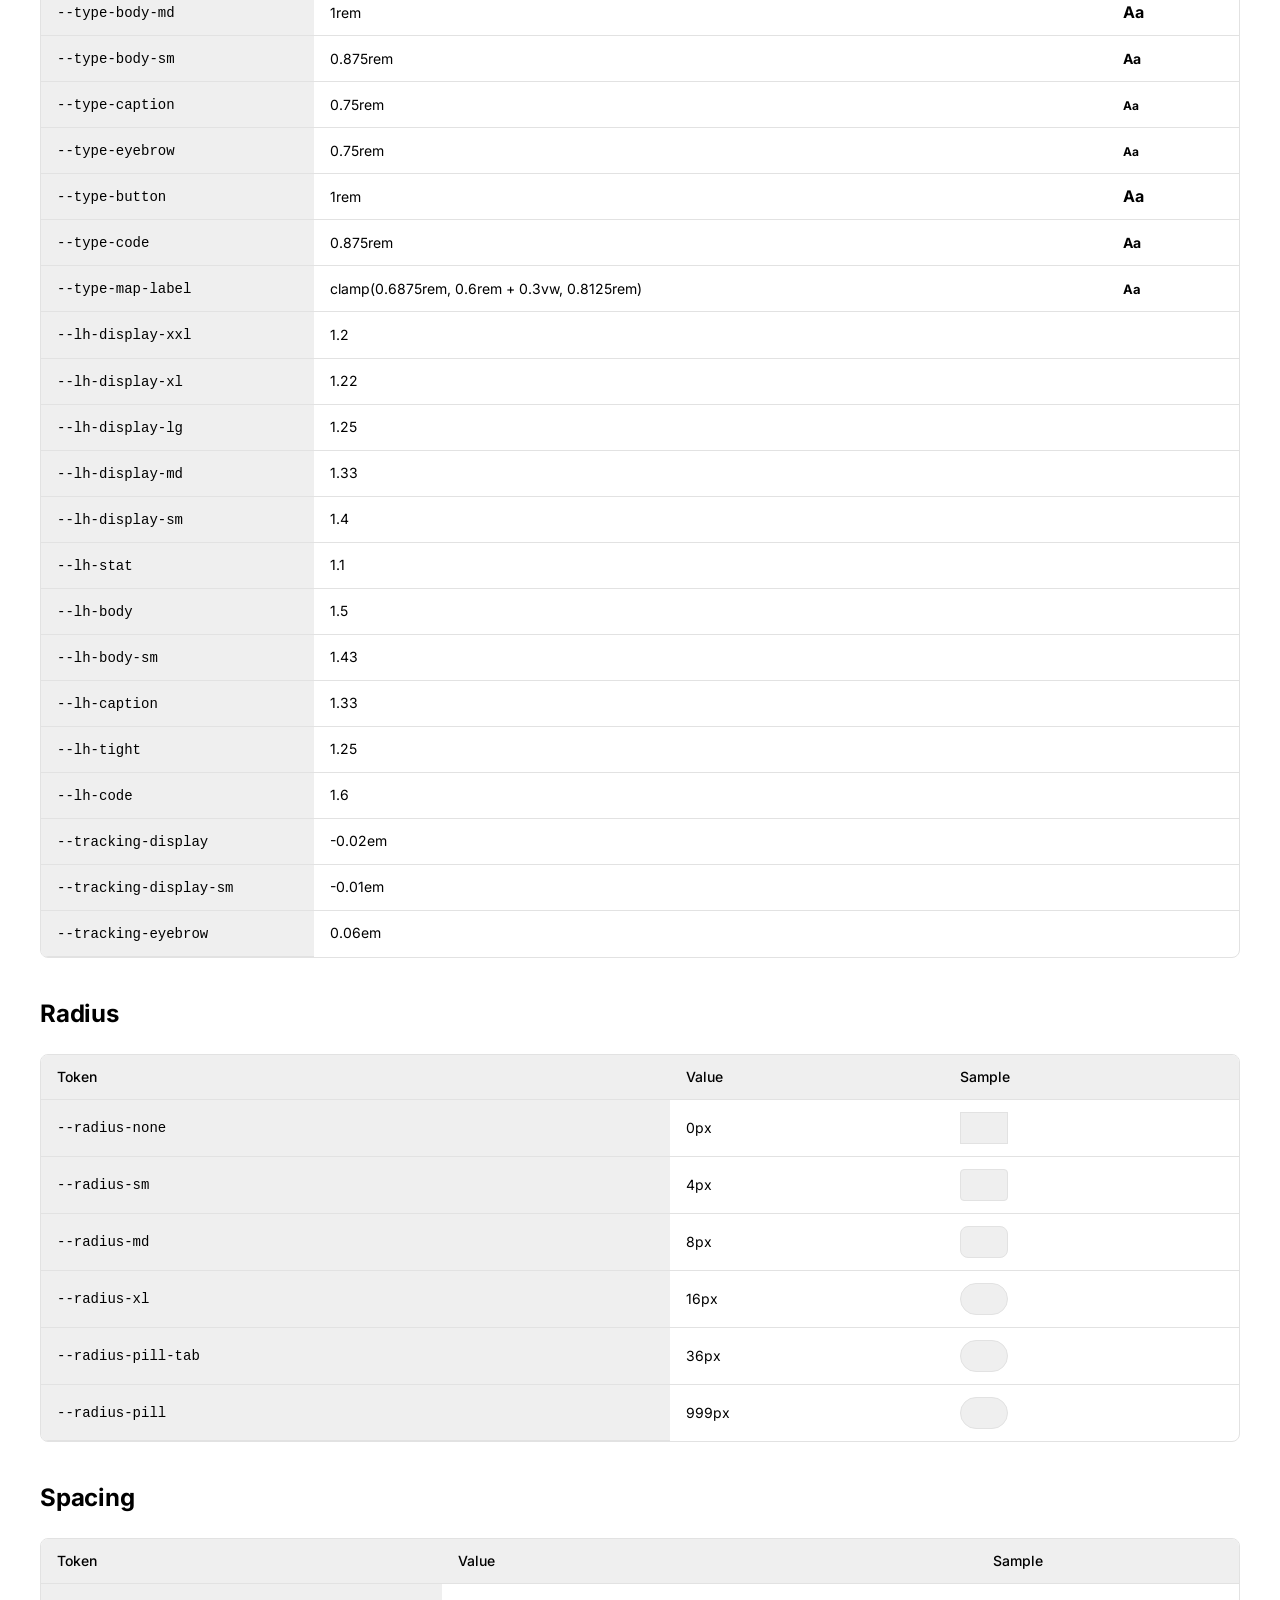
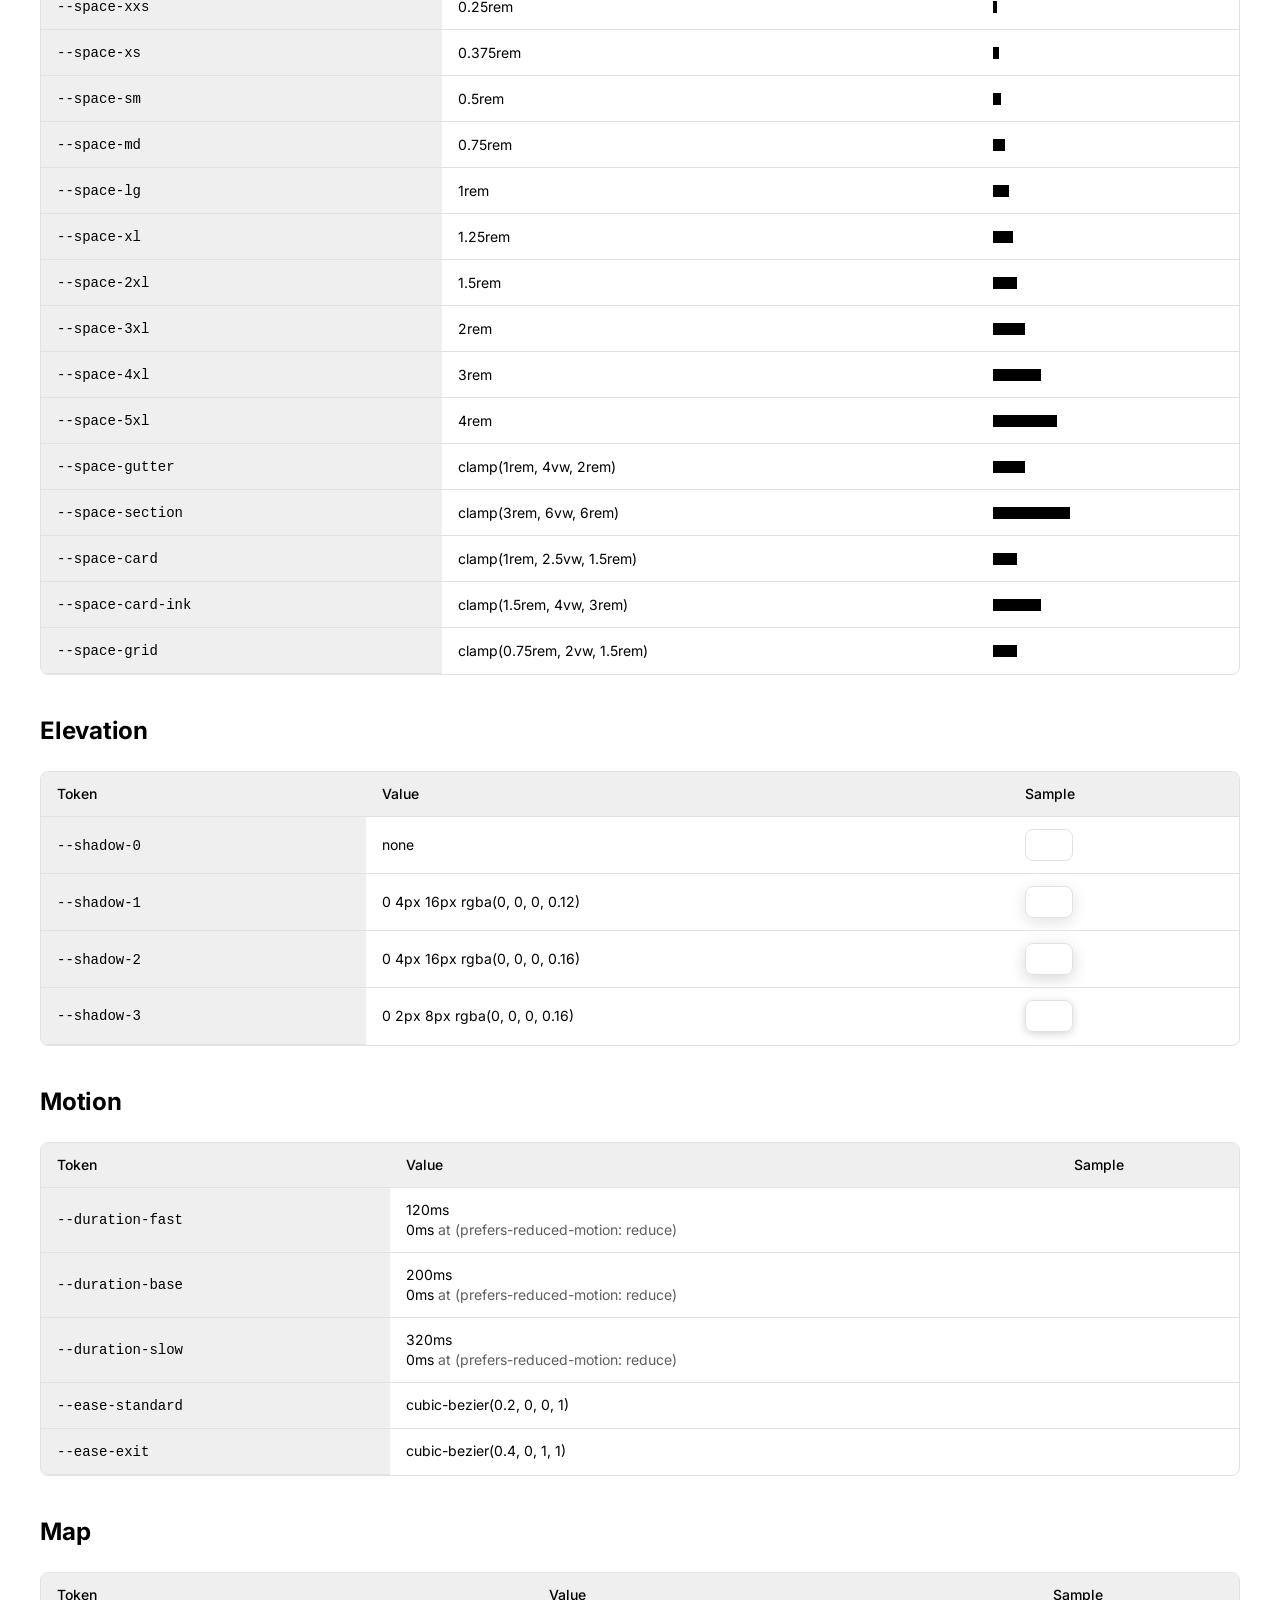
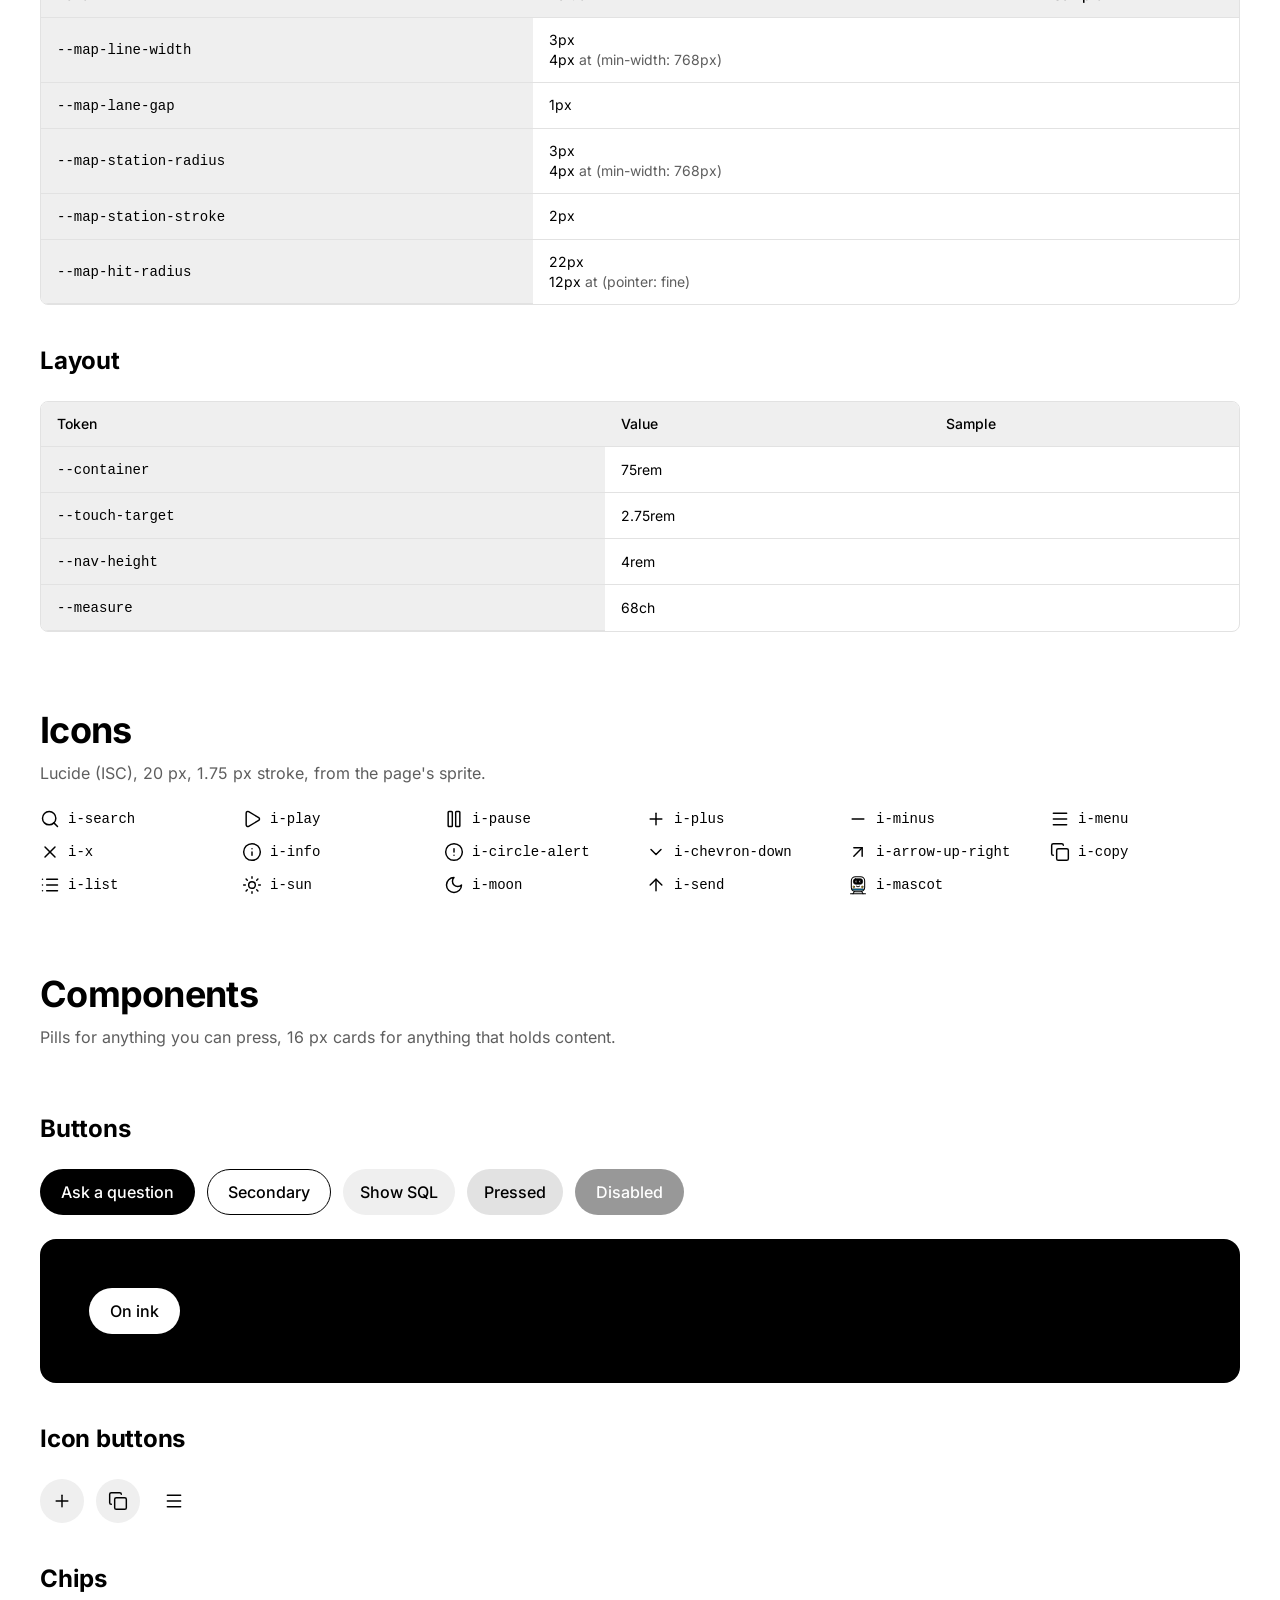
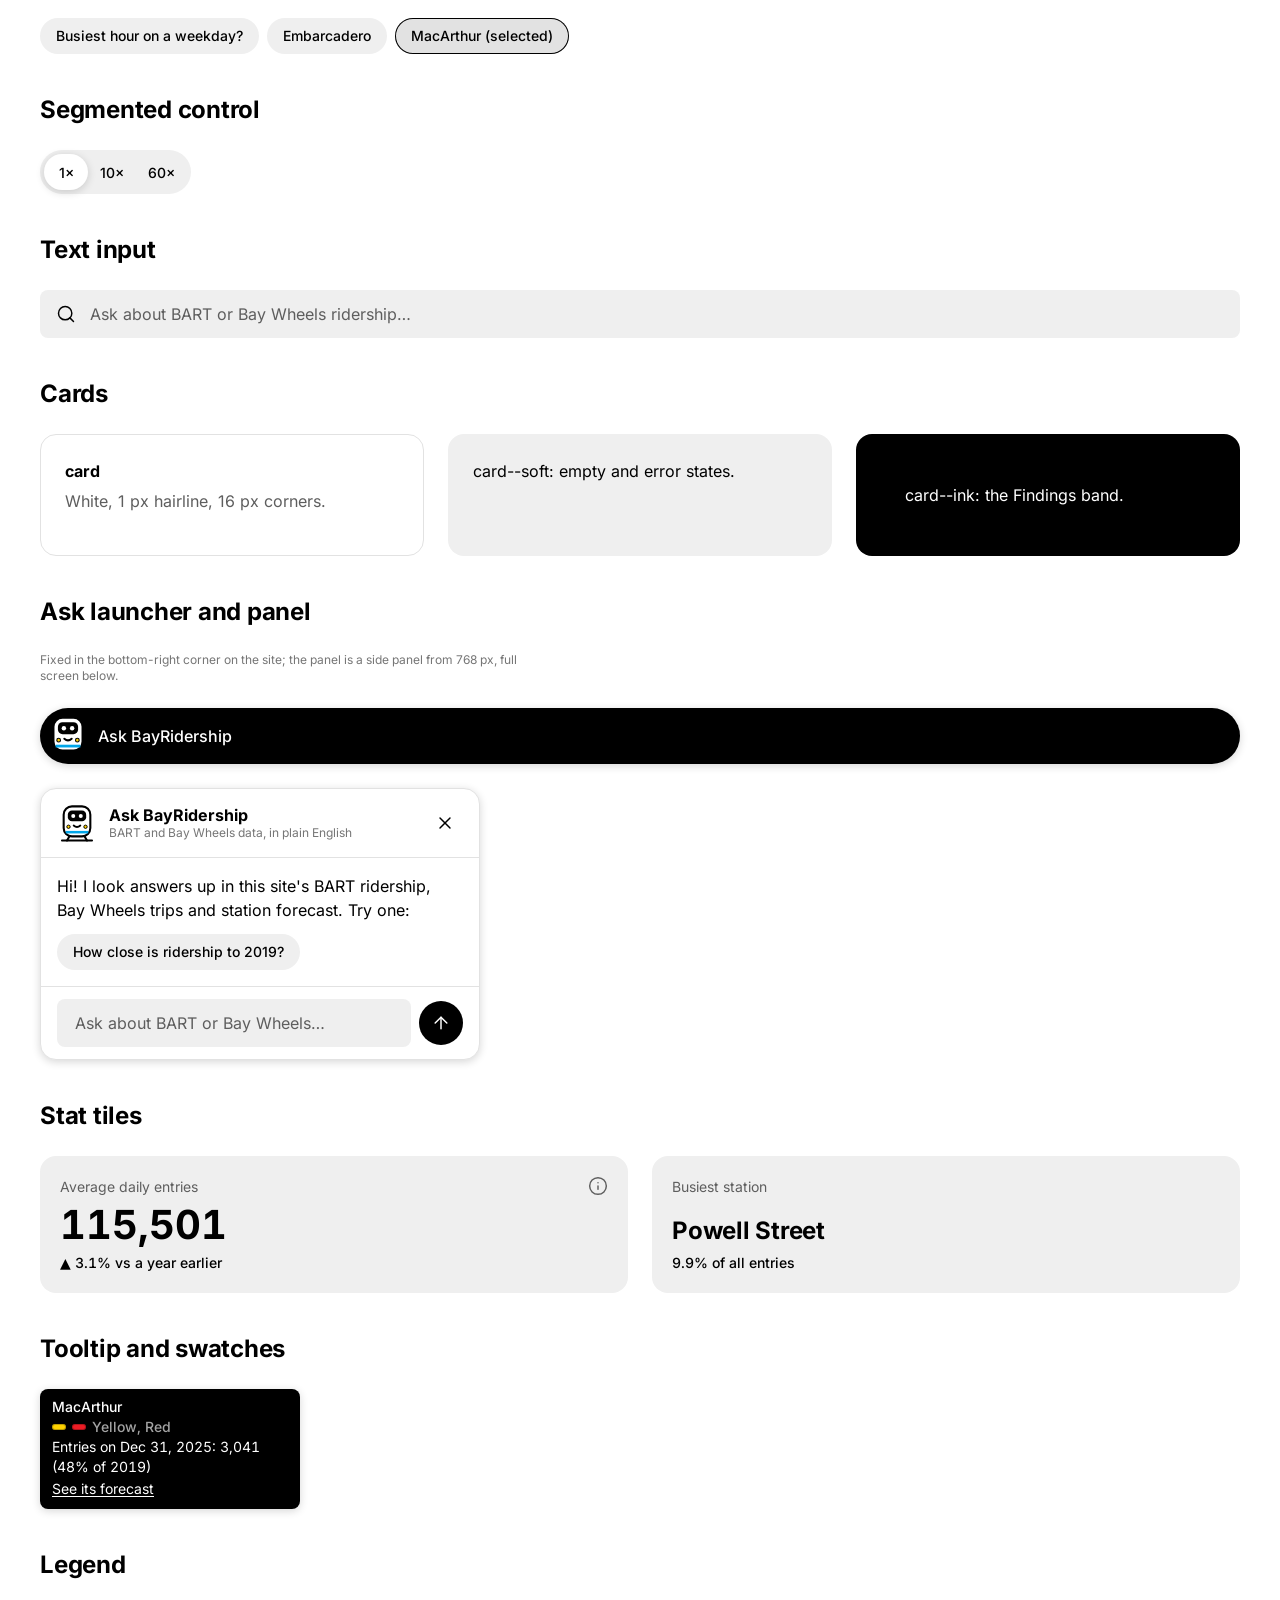
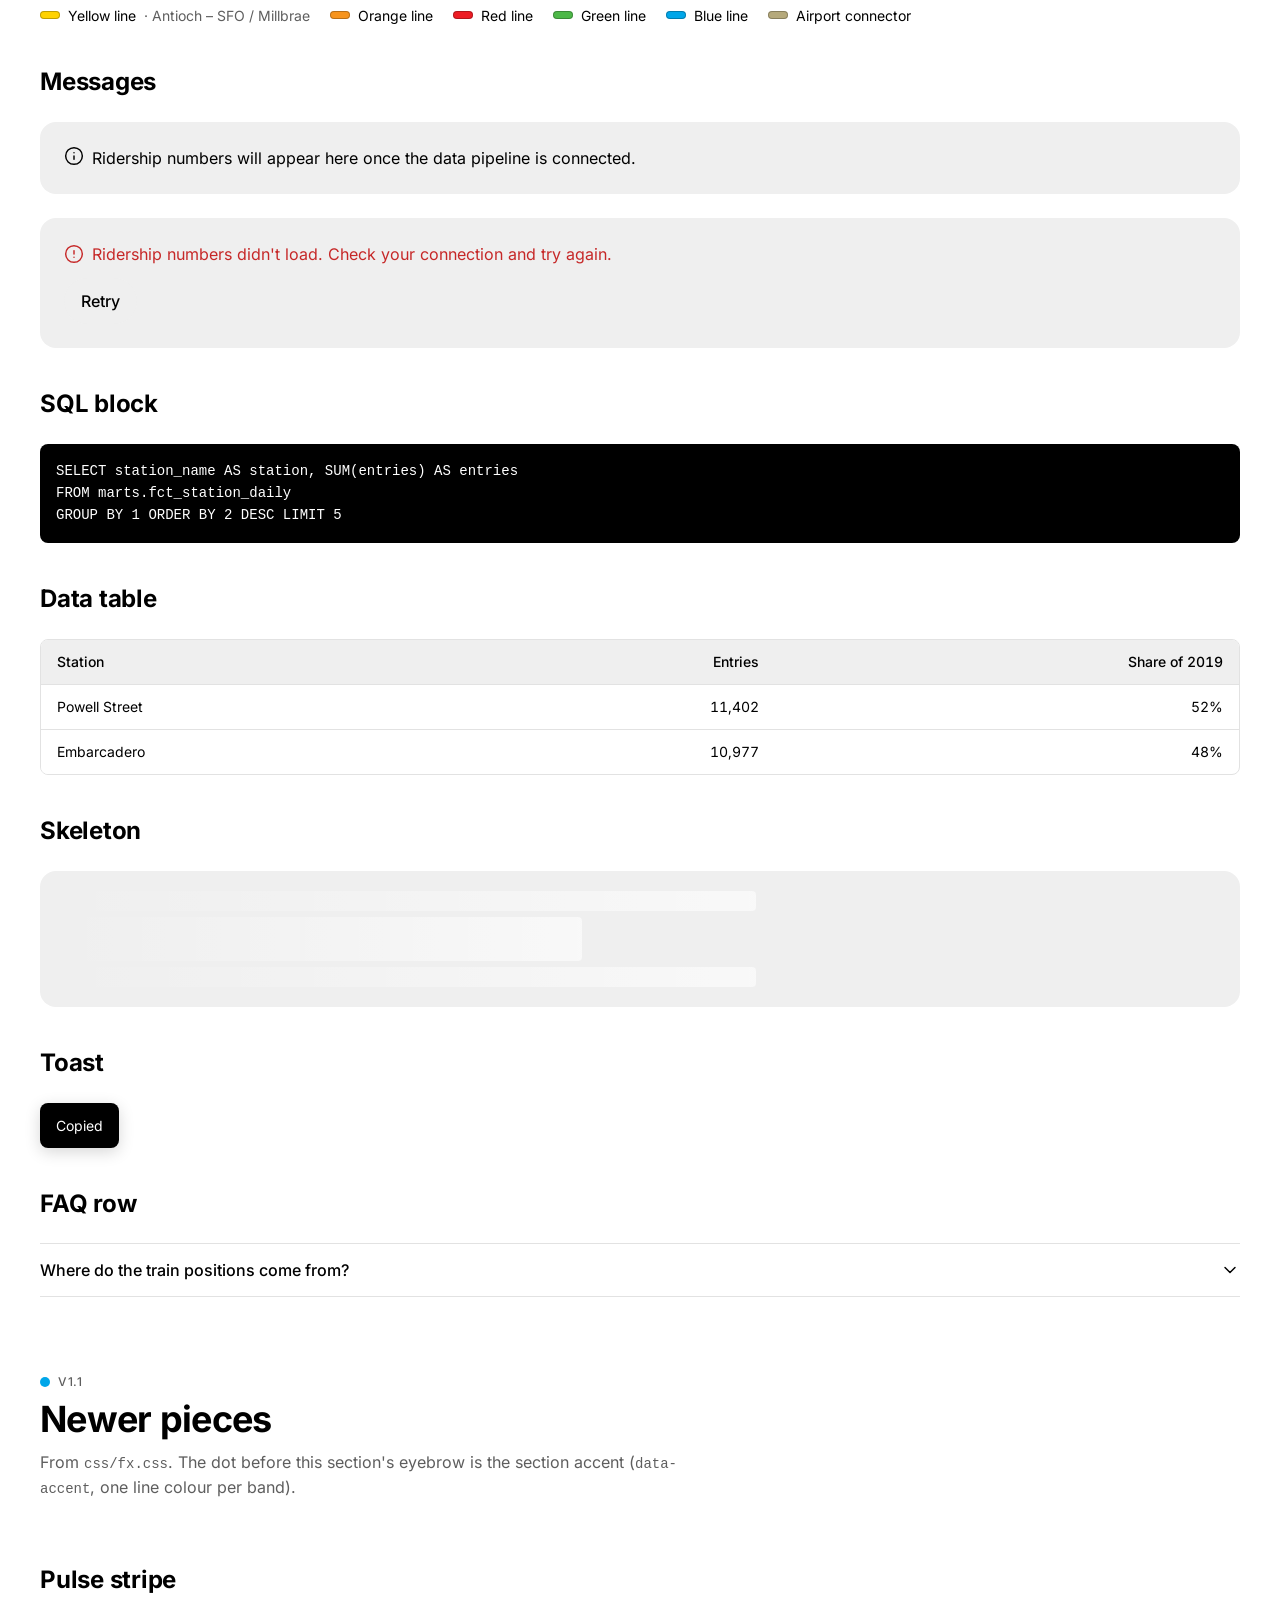
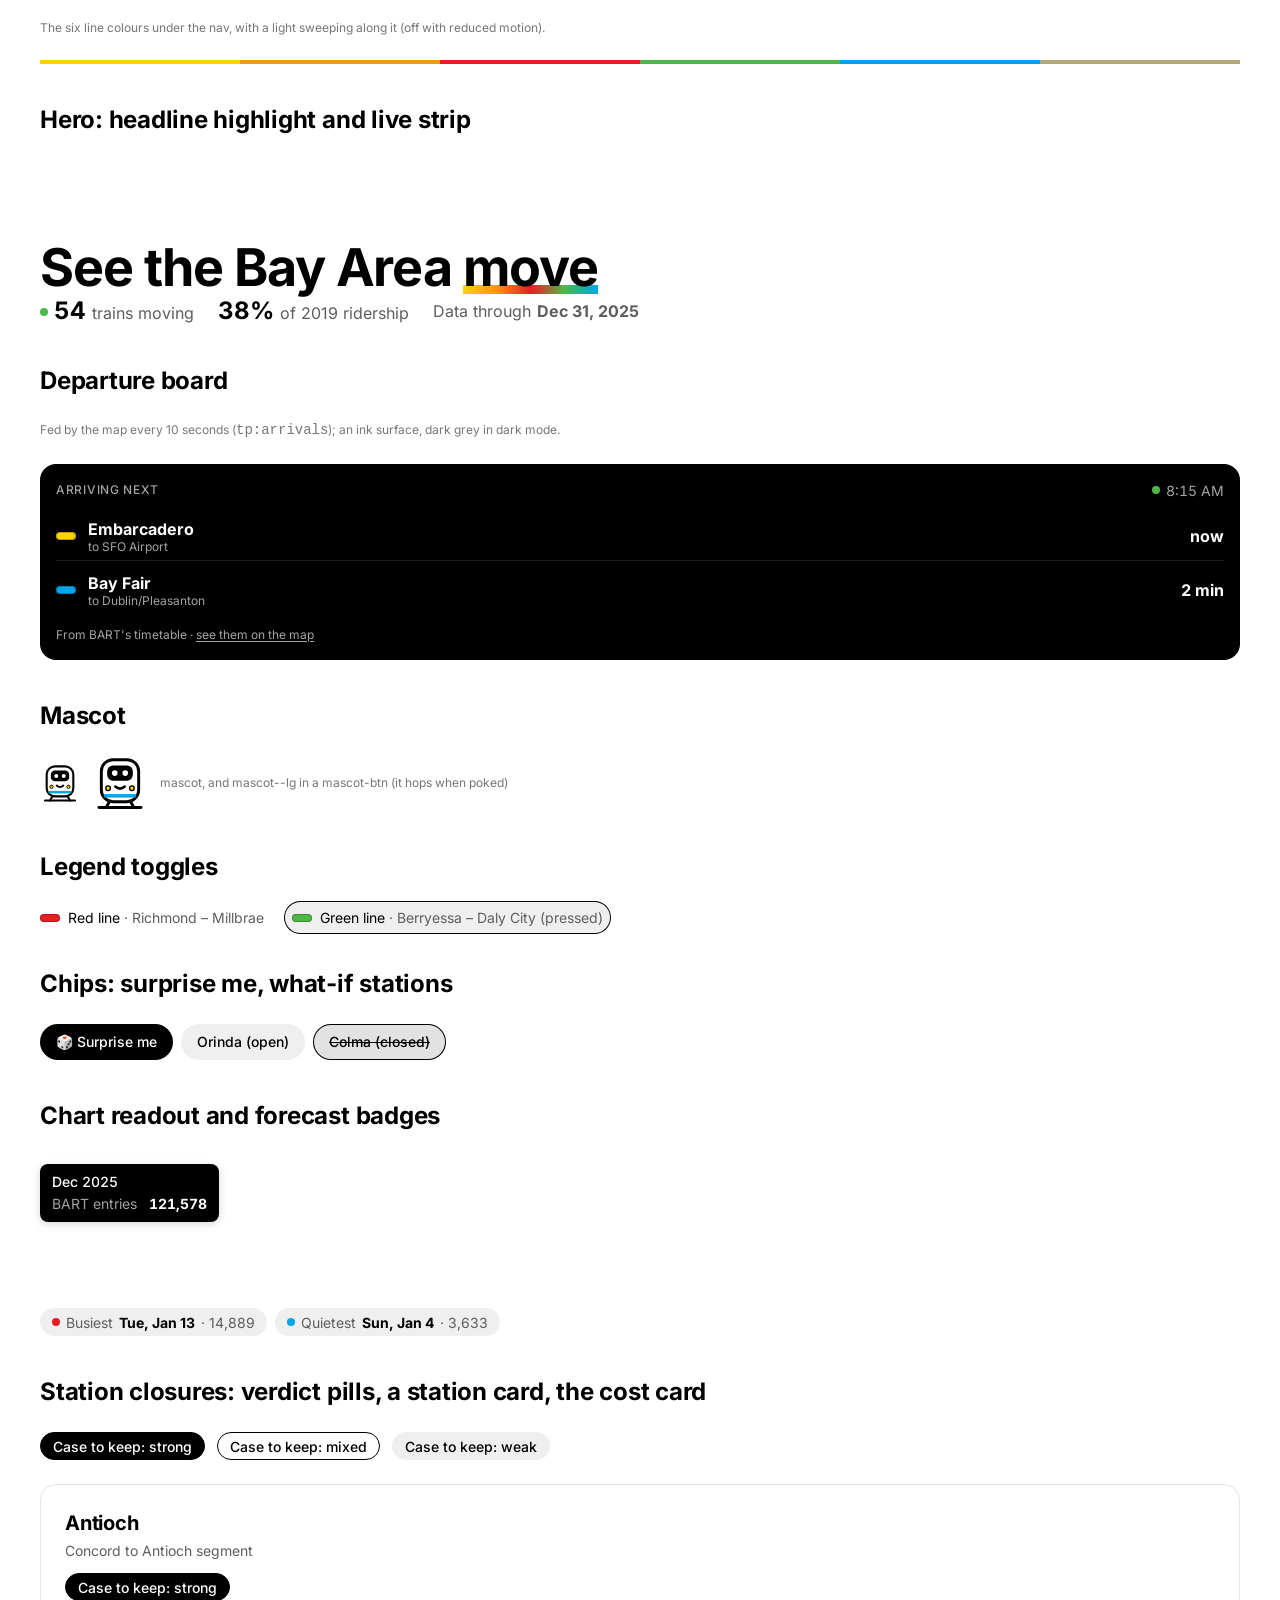
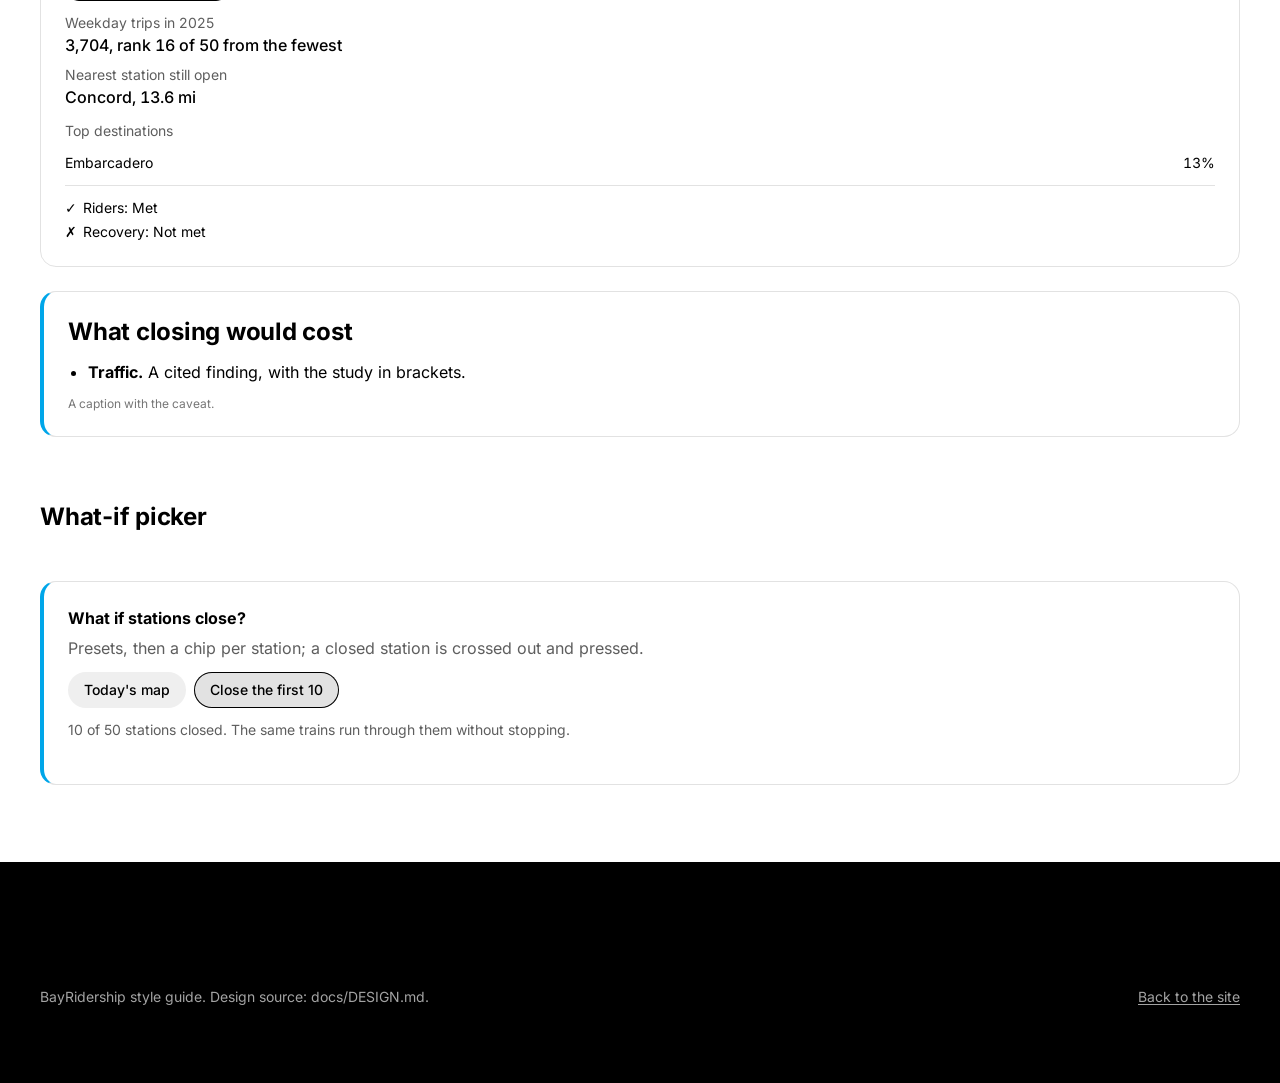
<file: static/bayridership/styleguide.html>
<!doctype html>
<html lang="en">
  <head>
    <meta charset="utf-8" />
    <meta name="viewport" content="width=device-width, initial-scale=1, viewport-fit=cover" />
    <title>Style guide · BayRidership</title>
    <meta name="description" content="Every BayRidership design token and component on one page, for checks against DESIGN.md." />
    <meta name="robots" content="noindex" />
    <meta name="theme-color" content="#ffffff" />
    <link rel="icon" href="img/favicon.svg" type="image/svg+xml" />
    <link rel="stylesheet" href="css/tokens.css" />
    <link rel="stylesheet" href="css/base.css" />
    <link rel="stylesheet" href="css/layout.css" />
    <link rel="stylesheet" href="css/components.css" />
    <link rel="stylesheet" href="css/map.css" />
    <link rel="stylesheet" href="css/charts.css" />
    <link rel="stylesheet" href="css/fx.css" />
    <script>
      // the saved theme before paint, the same as the site
      try {
        document.documentElement.dataset.theme = localStorage.getItem("tp-theme") || (matchMedia("(prefers-color-scheme: dark)").matches ? "dark" : "light");
      } catch (e) {}
    </script>
    <style>
      /* style-guide-only layout, tokens only */
      .sg-row {
        display: flex;
        flex-wrap: wrap;
        align-items: center;
        gap: var(--space-md);
      }
      .sg-stack {
        display: grid;
        grid-template-columns: minmax(0, 1fr);
        gap: var(--space-2xl);
      }
      .sg-stack > h3 {
        margin-top: var(--space-lg);
      }
      .sg-sample {
        display: block;
        width: 48px;
        height: 32px;
        border: 1px solid var(--color-hairline);
        border-radius: var(--radius-md);
      }
      .sg-sample--soft {
        background: var(--color-canvas-soft);
      }
      .sg-bar {
        display: block;
        height: 12px;
        background: var(--color-ink);
      }
      .sg-surface {
        display: grid;
        gap: var(--space-xs);
        padding: var(--space-card);
        border: 1px solid var(--color-hairline);
        border-radius: var(--radius-xl);
      }
      .sg-icons {
        display: grid;
        grid-template-columns: repeat(auto-fill, minmax(min(100%, 180px), 1fr));
        gap: var(--space-md);
        list-style: none;
        margin: 0;
        padding: 0;
      }
      .sg-icons li {
        display: flex;
        align-items: center;
        gap: var(--space-sm);
      }
      .sg-display {
        font-size: var(--type-display-xxl);
        line-height: var(--lh-display-xxl);
        font-weight: 700;
        letter-spacing: var(--tracking-display);
      }
      .sg-relative {
        position: relative;
        min-height: 120px;
      }
    </style>
    <script type="module" src="js/styleguide.js"></script>
  </head>
  <body>
    <a class="skip-link" href="#tokens">Skip to tokens</a>
    <header class="nav is-scrolled">
      <div class="container nav__inner">
        <a class="wordmark" href="./" aria-label="BayRidership home"><span class="wordmark__mark" aria-hidden="true"></span>BayRidership</a>
        <button class="icon-btn icon-btn--plain nav__theme" type="button" data-theme-toggle aria-pressed="false" aria-label="Dark mode">
          <svg class="icon icon--sun" aria-hidden="true"><use href="#i-sun" /></svg><svg class="icon icon--moon" aria-hidden="true"><use href="#i-moon" /></svg>
        </button>
      </div>
      <div class="pulse-stripe" aria-hidden="true"></div>
    </header>

    <main>
      <section class="band" aria-labelledby="sg-title">
        <div class="container section-head">
          <p class="eyebrow">Design system</p>
          <h1 id="sg-title">Style guide</h1>
          <p class="lead">
            Every token in <code>css/tokens.css</code>, every component in <code>css/components.css</code> and the newer
            pieces in <code>css/fx.css</code> on one page, in light and dark mode (the button at the top), for checking the
            site against <code>docs/DESIGN.md</code> (v1.1.4).
          </p>
        </div>
      </section>

      <!-- DESIGN.md §2: each text token on the surfaces it is allowed on -->
      <section class="band" aria-labelledby="sg-text">
        <div class="container">
          <div class="section-head">
            <h2 id="sg-text">Text on surfaces</h2>
            <p>Each text colour on the surfaces DESIGN.md allows it on. <code>mute</code> is for white surfaces only.</p>
          </div>
          <div class="grid-auto">
            <div class="sg-surface" style="background: var(--color-canvas)">
              <p class="eyebrow">canvas</p>
              <p style="color: var(--color-ink)">ink: headings and body text</p>
              <p style="color: var(--color-body)">body: captions and descriptions</p>
              <p style="color: var(--color-mute)">mute: timestamps, "data through"</p>
              <p style="color: var(--color-error)">error: what went wrong</p>
            </div>
            <div class="sg-surface" style="background: var(--color-canvas-soft)">
              <p class="eyebrow">canvas-soft</p>
              <p style="color: var(--color-ink)">ink: headings and body text</p>
              <p style="color: var(--color-body)">body: captions and descriptions</p>
              <p style="color: var(--color-error)">error: in an error message box</p>
            </div>
            <div class="sg-surface" style="background: var(--color-canvas-softer)">
              <p class="eyebrow">canvas-softer</p>
              <p style="color: var(--color-ink)">ink: headings and body text</p>
              <p style="color: var(--color-body)">body: captions and descriptions</p>
            </div>
            <div class="sg-surface on-ink" style="background: var(--color-ink)">
              <p class="eyebrow" style="color: var(--color-mute-on-ink)">ink</p>
              <p style="color: var(--color-on-ink)">on-ink: all text on ink</p>
              <p style="color: var(--color-mute-on-ink)">mute-on-ink: secondary text on ink</p>
              <p><a href="#sg-text" style="color: var(--color-on-ink)">A link on ink</a></p>
            </div>
          </div>
        </div>
      </section>

      <section class="band" aria-labelledby="sg-type">
        <div class="container sg-stack">
          <div class="section-head">
            <h2 id="sg-type">Typography</h2>
            <p>Inter at 400, 500 and 700; tabular numerals for numbers; the system monospace stack for code.</p>
          </div>
          <p class="eyebrow">Eyebrow · display-xxl</p>
          <p style="font-size: var(--type-display-xxl); line-height: var(--lh-display-xxl); letter-spacing: var(--tracking-display); font-weight: 700">See the Bay Area move</p>
          <p class="eyebrow">display-xl (section headline)</p>
          <p style="font-size: var(--type-display-xl); line-height: var(--lh-display-xl); letter-spacing: var(--tracking-display); font-weight: 700">How the Bay Area rides</p>
          <p class="eyebrow">display-lg · display-md · display-sm</p>
          <p style="font-size: var(--type-display-lg); line-height: var(--lh-display-lg); font-weight: 700">Answer panel heading</p>
          <p style="font-size: var(--type-display-md); line-height: var(--lh-display-md); font-weight: 700">Card title</p>
          <p style="font-size: var(--type-display-sm); line-height: var(--lh-display-sm); font-weight: 700">Sub-card heading</p>
          <p class="eyebrow">stat</p>
          <p class="num" style="font-size: var(--type-stat); line-height: var(--lh-stat); font-weight: 700">115,501</p>
          <p class="lead">body-lg: hero sub-text and lead paragraphs.</p>
          <p>body-md: paragraphs never go below 16 px. Numbers carry units: 18,240 entries, 61% of 2019, 8:15 AM.</p>
          <p style="font-size: var(--type-body-sm); line-height: var(--lh-body-sm)">body-sm: tooltips, table body, legends.</p>
          <p class="caption">caption: chart axes and fine print, in mute on white.</p>
          <pre style="overflow-x: auto"><code>SELECT station_name, SUM(entries) FROM marts.fct_station_daily GROUP BY 1</code></pre>
        </div>
      </section>

      <section class="band" id="tokens" aria-labelledby="sg-tokens">
        <div class="container sg-stack">
          <div class="section-head">
            <h2 id="sg-tokens">Tokens</h2>
            <p>Read from the stylesheet's <code>:root</code> rules, so this list is always the one the site uses.</p>
          </div>
          <div class="sg-stack" data-tokens></div>
        </div>
      </section>

      <section class="band" aria-labelledby="sg-icons-title">
        <div class="container">
          <div class="section-head">
            <h2 id="sg-icons-title">Icons</h2>
            <p>Lucide (ISC), 20 px, 1.75 px stroke, from the page's sprite.</p>
          </div>
          <ul class="sg-icons" data-icons></ul>
        </div>
      </section>

      <section class="band" aria-labelledby="sg-components">
        <div class="container sg-stack">
          <div class="section-head">
            <h2 id="sg-components">Components</h2>
            <p>Pills for anything you can press, 16 px cards for anything that holds content.</p>
          </div>

          <h3>Buttons</h3>
          <div class="sg-row">
            <button class="btn btn--primary" type="button">Ask a question</button>
            <button class="btn btn--secondary" type="button">Secondary</button>
            <button class="btn btn--subtle" type="button">Show SQL</button>
            <button class="btn btn--subtle" type="button" aria-pressed="true">Pressed</button>
            <button class="btn btn--primary" type="button" disabled>Disabled</button>
          </div>
          <div class="card card--ink on-ink sg-row">
            <button class="btn btn--on-ink" type="button">On ink</button>
          </div>

          <h3>Icon buttons</h3>
          <div class="sg-row">
            <button class="icon-btn" type="button" aria-label="Zoom in"><svg class="icon" aria-hidden="true"><use href="#i-plus" /></svg></button>
            <button class="icon-btn" type="button" aria-label="Copy SQL"><svg class="icon" aria-hidden="true"><use href="#i-copy" /></svg></button>
            <button class="icon-btn icon-btn--plain" type="button" aria-label="Open menu"><svg class="icon" aria-hidden="true"><use href="#i-menu" /></svg></button>
          </div>

          <h3>Chips</h3>
          <div class="chip-row">
            <button class="chip" type="button">Busiest hour on a weekday?</button>
            <button class="chip" type="button" aria-pressed="false">Embarcadero</button>
            <button class="chip" type="button" aria-pressed="true">MacArthur (selected)</button>
          </div>

          <h3>Segmented control</h3>
          <div class="sg-row">
            <div class="segmented" role="group" aria-label="Replay speed">
              <button type="button" aria-pressed="true">1×</button>
              <button type="button" aria-pressed="false">10×</button>
              <button type="button" aria-pressed="false">60×</button>
            </div>
          </div>

          <h3>Text input</h3>
          <div class="input-row">
            <svg class="icon" aria-hidden="true"><use href="#i-search" /></svg>
            <label class="visually-hidden" for="sg-input">Example question</label>
            <input id="sg-input" type="text" placeholder="Ask about BART or Bay Wheels ridership…" />
          </div>

          <h3>Cards</h3>
          <div class="grid-auto">
            <article class="card">
              <div class="card__head">
                <h4>card</h4>
                <p class="card__takeaway">White, 1 px hairline, 16 px corners.</p>
              </div>
            </article>
            <div class="card card--soft"><p>card--soft: empty and error states.</p></div>
            <div class="card card--ink on-ink"><p>card--ink: the Findings band.</p></div>
          </div>

          <h3>Ask launcher and panel</h3>
          <p class="caption">Fixed in the bottom-right corner on the site; the panel is a side panel from 768 px, full screen below.</p>
          <button class="ask-launcher ask-launcher--preview" type="button">
            <svg class="mascot" aria-hidden="true"><use href="#i-mascot" /></svg>
            <span class="ask-launcher__label">Ask BayRidership</span>
          </button>
          <div class="ask-panel ask-panel--preview">
            <div class="ask-panel__head">
              <svg class="mascot" aria-hidden="true"><use href="#i-mascot" /></svg>
              <div class="ask-panel__heading">
                <p class="ask-panel__title">Ask BayRidership</p>
                <p class="caption">BART and Bay Wheels data, in plain English</p>
              </div>
              <button class="icon-btn icon-btn--plain" type="button" aria-label="Close"><svg class="icon" aria-hidden="true"><use href="#i-x" /></svg></button>
            </div>
            <div class="ask-panel__body">
              <div class="ask-panel__intro">
                <p>Hi! I look answers up in this site's BART ridership, Bay Wheels trips and station forecast. Try one:</p>
                <div class="chip-row"><button class="chip" type="button">How close is ridership to 2019?</button></div>
              </div>
            </div>
            <div class="ask-panel__form">
              <div class="input-row">
                <label class="visually-hidden" for="sg-ask">Your question</label>
                <input id="sg-ask" type="text" placeholder="Ask about BART or Bay Wheels…" />
              </div>
              <button class="icon-btn ask-panel__send" type="button" aria-label="Ask"><svg class="icon" aria-hidden="true"><use href="#i-send" /></svg></button>
            </div>
          </div>

          <h3>Stat tiles</h3>
          <div class="grid-auto">
            <div class="stat-tile">
              <p class="stat-tile__label">Average daily entries</p>
              <button class="stat-tile__info" type="button" aria-label="What does “Average daily entries” mean?"><svg class="icon" aria-hidden="true"><use href="#i-info" /></svg></button>
              <p class="stat-tile__value">115,501</p>
              <p class="stat-tile__delta">▲ 3.1% vs a year earlier</p>
            </div>
            <div class="stat-tile">
              <p class="stat-tile__label">Busiest station</p>
              <p class="stat-tile__value stat-tile__value--text">Powell Street</p>
              <p class="stat-tile__delta">9.9% of all entries</p>
            </div>
          </div>

          <h3>Tooltip and swatches</h3>
          <div class="sg-relative">
            <div class="tooltip" style="position: static; pointer-events: auto">
              <div class="tooltip__title">MacArthur</div>
              <div class="tooltip__title"><span class="swatch" style="background: var(--line-yellow)"></span><span class="swatch" style="background: var(--line-red)"></span><span class="tooltip__muted">Yellow, Red</span></div>
              <div>Entries on Dec 31, 2025: 3,041 (48% of 2019)</div>
              <a href="#sg-components">See its forecast</a>
            </div>
          </div>

          <h3>Legend</h3>
          <ul class="legend" aria-label="Lines">
            <li><span class="swatch" style="background: var(--line-yellow)"></span>Yellow line <span class="text-body">· Antioch – SFO / Millbrae</span></li>
            <li><span class="swatch" style="background: var(--line-orange)"></span>Orange line</li>
            <li><span class="swatch" style="background: var(--line-red)"></span>Red line</li>
            <li><span class="swatch" style="background: var(--line-green)"></span>Green line</li>
            <li><span class="swatch" style="background: var(--line-blue)"></span>Blue line</li>
            <li><span class="swatch" style="background: var(--line-beige)"></span>Airport connector</li>
          </ul>

          <h3>Messages</h3>
          <div class="message" role="status">
            <p class="message__text"><svg class="icon" aria-hidden="true"><use href="#i-info" /></svg>Ridership numbers will appear here once the data pipeline is connected.</p>
          </div>
          <div class="message message--error" role="status">
            <p class="message__text"><svg class="icon" aria-hidden="true"><use href="#i-circle-alert" /></svg>Ridership numbers didn't load. Check your connection and try again.</p>
            <button class="btn btn--subtle" type="button">Retry</button>
          </div>

          <h3>SQL block</h3>
          <pre class="sql-block"><code>SELECT station_name AS station, SUM(entries) AS entries
FROM marts.fct_station_daily
GROUP BY 1 ORDER BY 2 DESC LIMIT 5</code></pre>

          <h3>Data table</h3>
          <div class="table-wrap">
            <table class="data-table">
              <caption class="visually-hidden">Example table</caption>
              <thead><tr><th scope="col">Station</th><th scope="col" class="is-num">Entries</th><th scope="col" class="is-num">Share of 2019</th></tr></thead>
              <tbody>
                <tr><td>Powell Street</td><td class="is-num">11,402</td><td class="is-num">52%</td></tr>
                <tr><td>Embarcadero</td><td class="is-num">10,977</td><td class="is-num">48%</td></tr>
              </tbody>
            </table>
          </div>

          <h3>Skeleton</h3>
          <div class="grid-auto">
            <div class="stat-tile" aria-hidden="true"><span class="skeleton skeleton--label"></span><span class="skeleton skeleton--stat"></span><span class="skeleton skeleton--label"></span></div>
          </div>

          <h3>Toast</h3>
          <div class="sg-row"><div class="toast is-visible" style="position: static; transform: none">Copied</div></div>

          <h3>FAQ row</h3>
          <div class="faq">
            <details>
              <summary>Where do the train positions come from?<svg class="icon" aria-hidden="true"><use href="#i-chevron-down" /></svg></summary>
              <div class="faq__body"><p>From BART's published GTFS timetable.</p></div>
            </details>
          </div>
        </div>
      </section>

      <!-- DESIGN.md v1.1: css/fx.css (motion and delight, the departure board, the closures band, the what-if picker) -->
      <section class="band" id="newer" data-accent="blue" aria-labelledby="sg-newer">
        <div class="container sg-stack">
          <div class="section-head">
            <p class="eyebrow">v1.1</p>
            <h2 id="sg-newer">Newer pieces</h2>
            <p>
              From <code>css/fx.css</code>. The dot before this section's eyebrow is the section accent (<code>data-accent</code>,
              one line colour per band).
            </p>
          </div>

          <h3>Pulse stripe</h3>
          <p class="caption">The six line colours under the nav, with a light sweeping along it (off with reduced motion).</p>
          <div class="pulse-stripe" aria-hidden="true"></div>

          <h3>Hero: headline highlight and live strip</h3>
          <div class="hero">
            <p class="sg-display">See the Bay Area <span class="hl">move</span></p>
            <ul class="hero__live" aria-label="Right now">
              <li><span class="hero__live-dot" aria-hidden="true"></span><span class="num">54</span> trains moving</li>
              <li><span class="num">38%</span> of 2019 ridership</li>
              <li>Data through <strong>Dec 31, 2025</strong></li>
            </ul>
          </div>

          <h3>Departure board</h3>
          <p class="caption">Fed by the map every 10 seconds (<code>tp:arrivals</code>); an ink surface, dark grey in dark mode.</p>
          <aside class="board" aria-label="Next arrivals (sample)">
            <div class="board__head">
              <span class="board__title">Arriving next</span>
              <span class="board__clock"><span class="board__dot" aria-hidden="true"></span><span>8:15 AM</span></span>
            </div>
            <ol class="board__rows">
              <li class="board__row"><span class="swatch" style="background: var(--line-yellow)"></span><span class="board__dest"><strong>Embarcadero</strong><span class="board__to">to SFO Airport</span></span><span class="board__eta num">now</span></li>
              <li class="board__row"><span class="swatch" style="background: var(--line-blue)"></span><span class="board__dest"><strong>Bay Fair</strong><span class="board__to">to Dublin/Pleasanton</span></span><span class="board__eta num">2 min</span></li>
            </ol>
            <p class="board__foot">From BART's timetable · <a href="./#map">see them on the map</a></p>
          </aside>

          <h3>Mascot</h3>
          <div class="sg-row">
            <svg class="mascot" aria-hidden="true"><use href="#i-mascot" /></svg>
            <button class="mascot-btn" type="button" aria-label="Say hi to the mascot"><svg class="mascot mascot--lg" aria-hidden="true"><use href="#i-mascot" /></svg></button>
            <span class="caption">mascot, and mascot--lg in a mascot-btn (it hops when poked)</span>
          </div>

          <h3>Legend toggles</h3>
          <ul class="legend" aria-label="Lines (sample)">
            <li><button type="button" class="legend__toggle" aria-pressed="false"><span class="swatch" style="background: var(--line-red)"></span><span>Red line <span class="text-body">· Richmond – Millbrae</span></span></button></li>
            <li><button type="button" class="legend__toggle" aria-pressed="true"><span class="swatch" style="background: var(--line-green)"></span><span>Green line <span class="text-body">· Berryessa – Daly City (pressed)</span></span></button></li>
          </ul>

          <h3>Chips: surprise me, what-if stations</h3>
          <div class="chip-row">
            <button type="button" class="chip chip--dice">🎲 Surprise me</button>
            <button type="button" class="chip whatif__station" aria-pressed="false">Orinda (open)</button>
            <button type="button" class="chip whatif__station" aria-pressed="true">Colma (closed)</button>
          </div>

          <h3>Chart readout and forecast badges</h3>
          <div class="sg-relative">
            <div class="chart__readout" style="left: 0">
              <span class="chart__readout-title">Dec 2025</span>
              <span class="chart__readout-row"><span>BART entries</span><strong>121,578</strong></span>
            </div>
          </div>
          <p class="forecast__badges">
            <span class="badge badge--busy">Busiest <strong>Tue, Jan 13</strong> · 14,889</span>
            <span class="badge badge--quiet">Quietest <strong>Sun, Jan 4</strong> · 3,633</span>
          </p>

          <h3>Station closures: verdict pills, a station card, the cost card</h3>
          <div class="sg-row">
            <span class="verdict-pill verdict-pill--strong">Case to keep: strong</span>
            <span class="verdict-pill verdict-pill--mixed">Case to keep: mixed</span>
            <span class="verdict-pill verdict-pill--weak">Case to keep: weak</span>
          </div>
          <div class="closures">
            <div class="closures__cards">
              <article class="card closure-card" data-verdict="strong" aria-labelledby="sg-closure">
                <div class="closure-card__head">
                  <h4 id="sg-closure">Antioch</h4>
                  <p class="closure-card__segment">Concord to Antioch segment</p>
                </div>
                <p class="verdict-pill verdict-pill--strong">Case to keep: strong</p>
                <dl class="closure-card__facts">
                  <div><dt>Weekday trips in 2025</dt><dd>3,704, rank 16 of 50 from the fewest</dd></div>
                  <div><dt>Nearest station still open</dt><dd>Concord, 13.6 mi</dd></div>
                </dl>
                <p class="closure-card__label">Top destinations</p>
                <ol class="closure-card__dests"><li>Embarcadero <span class="closure-card__share">13%</span></li></ol>
                <ul class="closure-card__rules" aria-label="Rules">
                  <li data-met="true"><span class="closure-card__mark" aria-hidden="true">✓</span>Riders: Met</li>
                  <li data-met="false"><span class="closure-card__mark" aria-hidden="true">✗</span>Recovery: Not met</li>
                </ul>
              </article>
            </div>
          </div>
          <div class="card closures__cost">
            <h3>What closing would cost</h3>
            <ul><li><strong>Traffic.</strong> A cited finding, with the study in brackets.</li></ul>
            <p class="caption">A caption with the caveat.</p>
          </div>

          <h3>What-if picker</h3>
          <div class="card whatif">
            <div class="whatif__head">
              <h4>What if stations close?</h4>
              <p>Presets, then a chip per station; a closed station is crossed out and pressed.</p>
            </div>
            <div class="chip-row" role="group" aria-label="Closure scenarios (sample)">
              <button type="button" class="chip" aria-pressed="false">Today's map</button>
              <button type="button" class="chip" aria-pressed="true">Close the first 10</button>
            </div>
            <p class="whatif__status">10 of 50 stations closed. The same trains run through them without stopping.</p>
          </div>
        </div>
      </section>
    </main>

    <footer class="footer">
      <div class="container footer__bottom footer__muted">
        <span>BayRidership style guide. Design source: docs/DESIGN.md.</span>
        <a href="./">Back to the site</a>
      </div>
    </footer>
  </body>
</html>
</file>
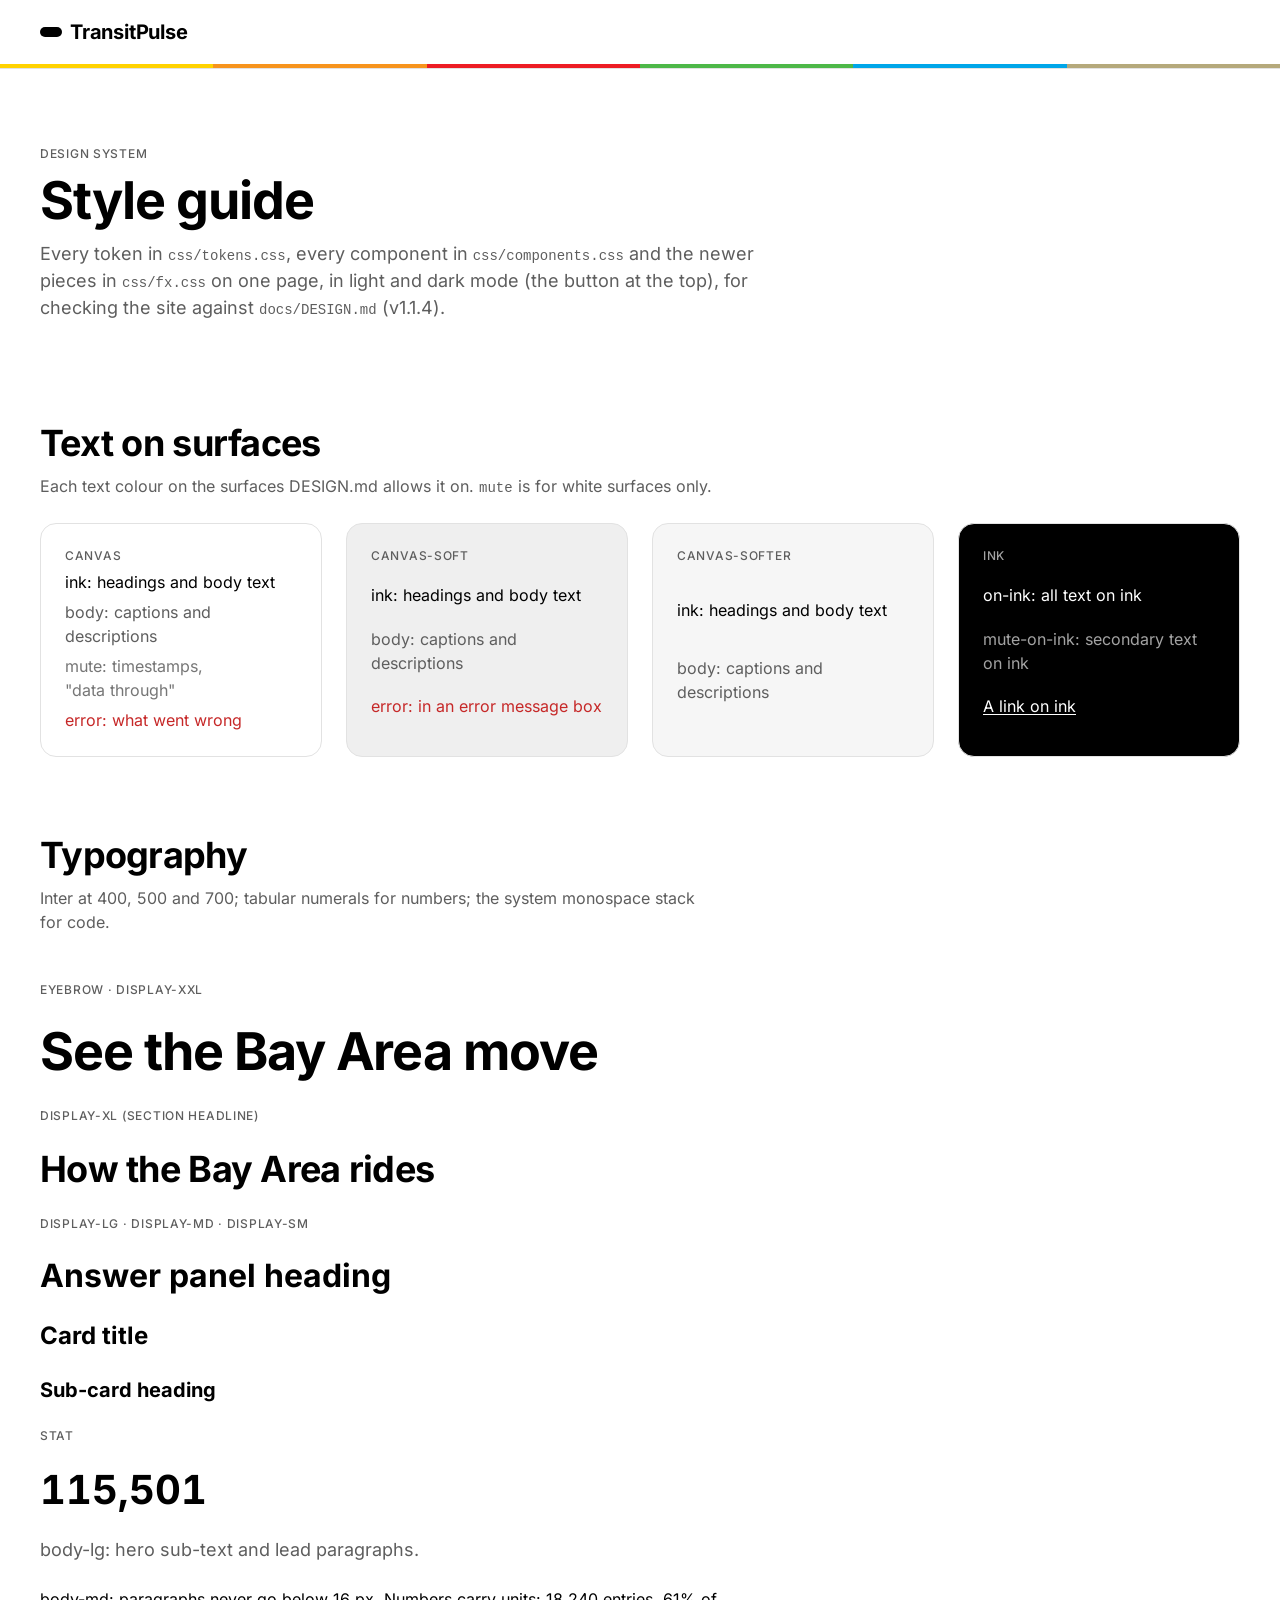
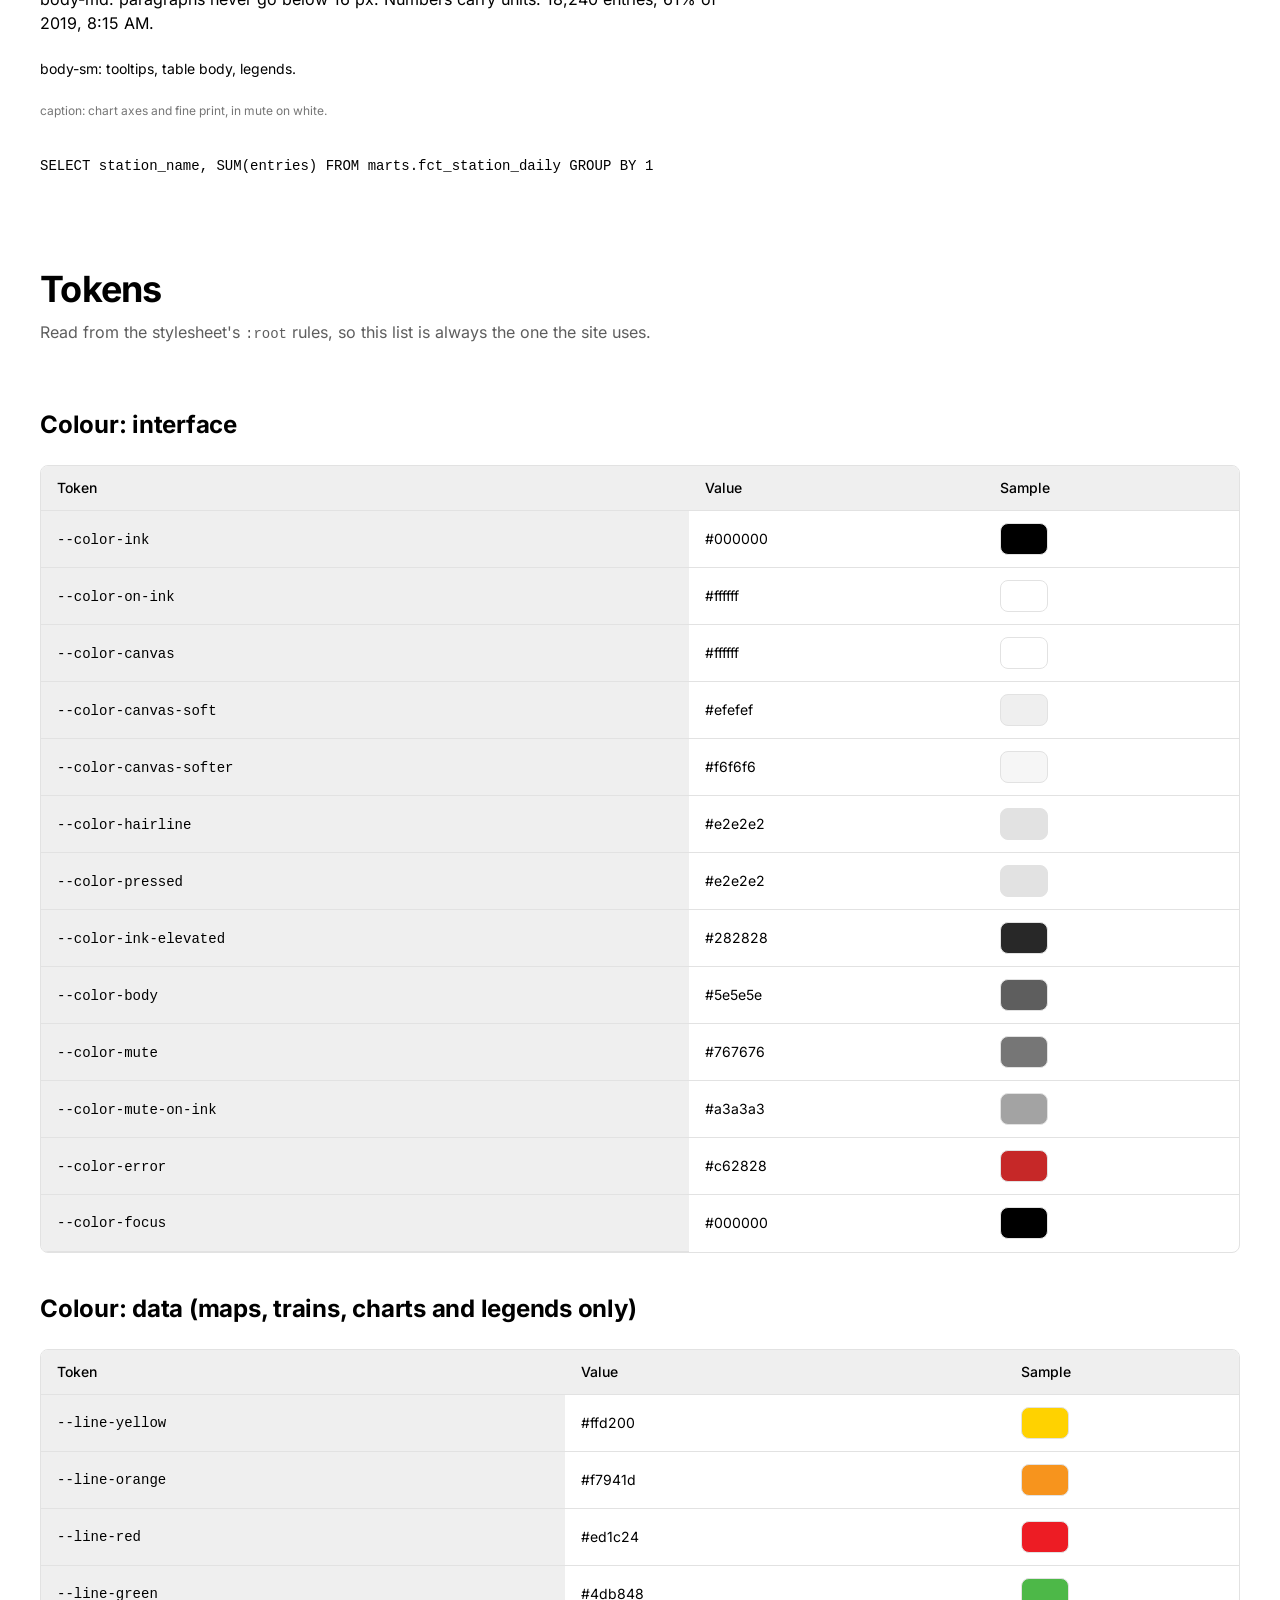
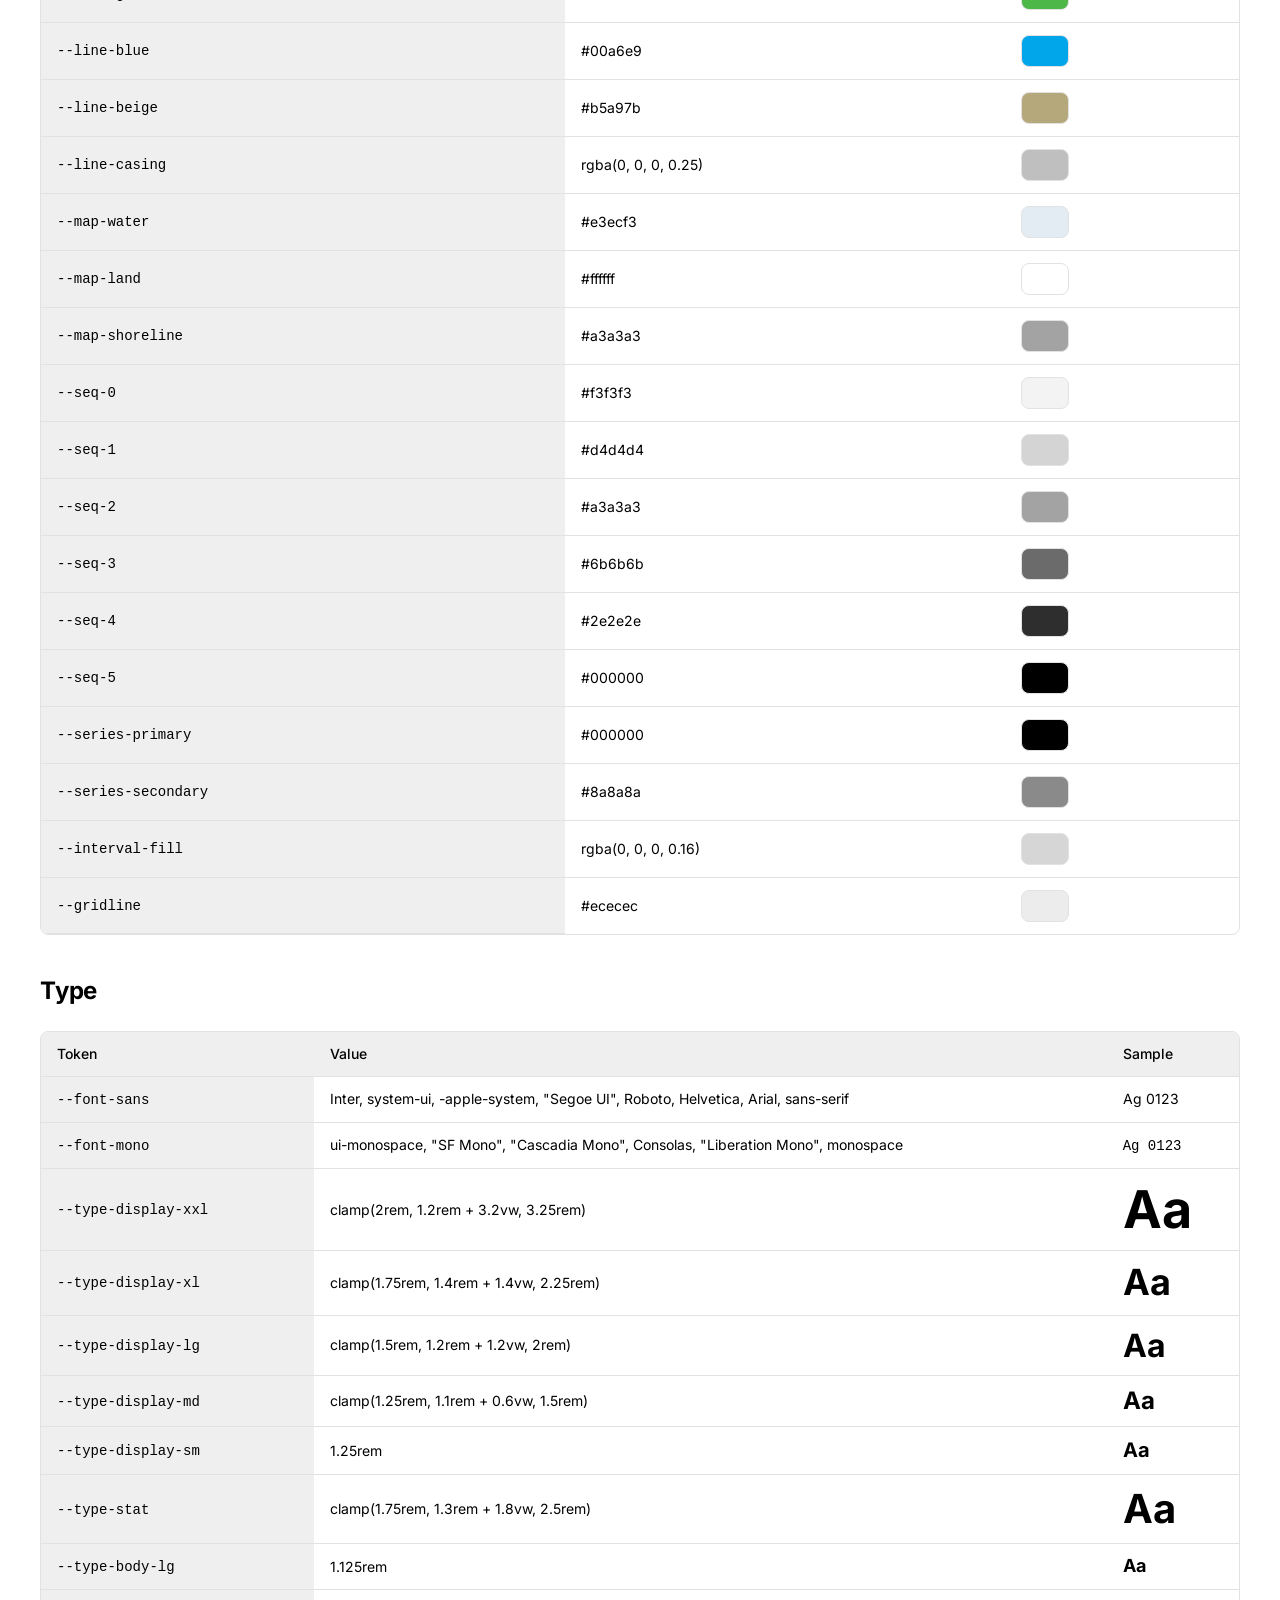
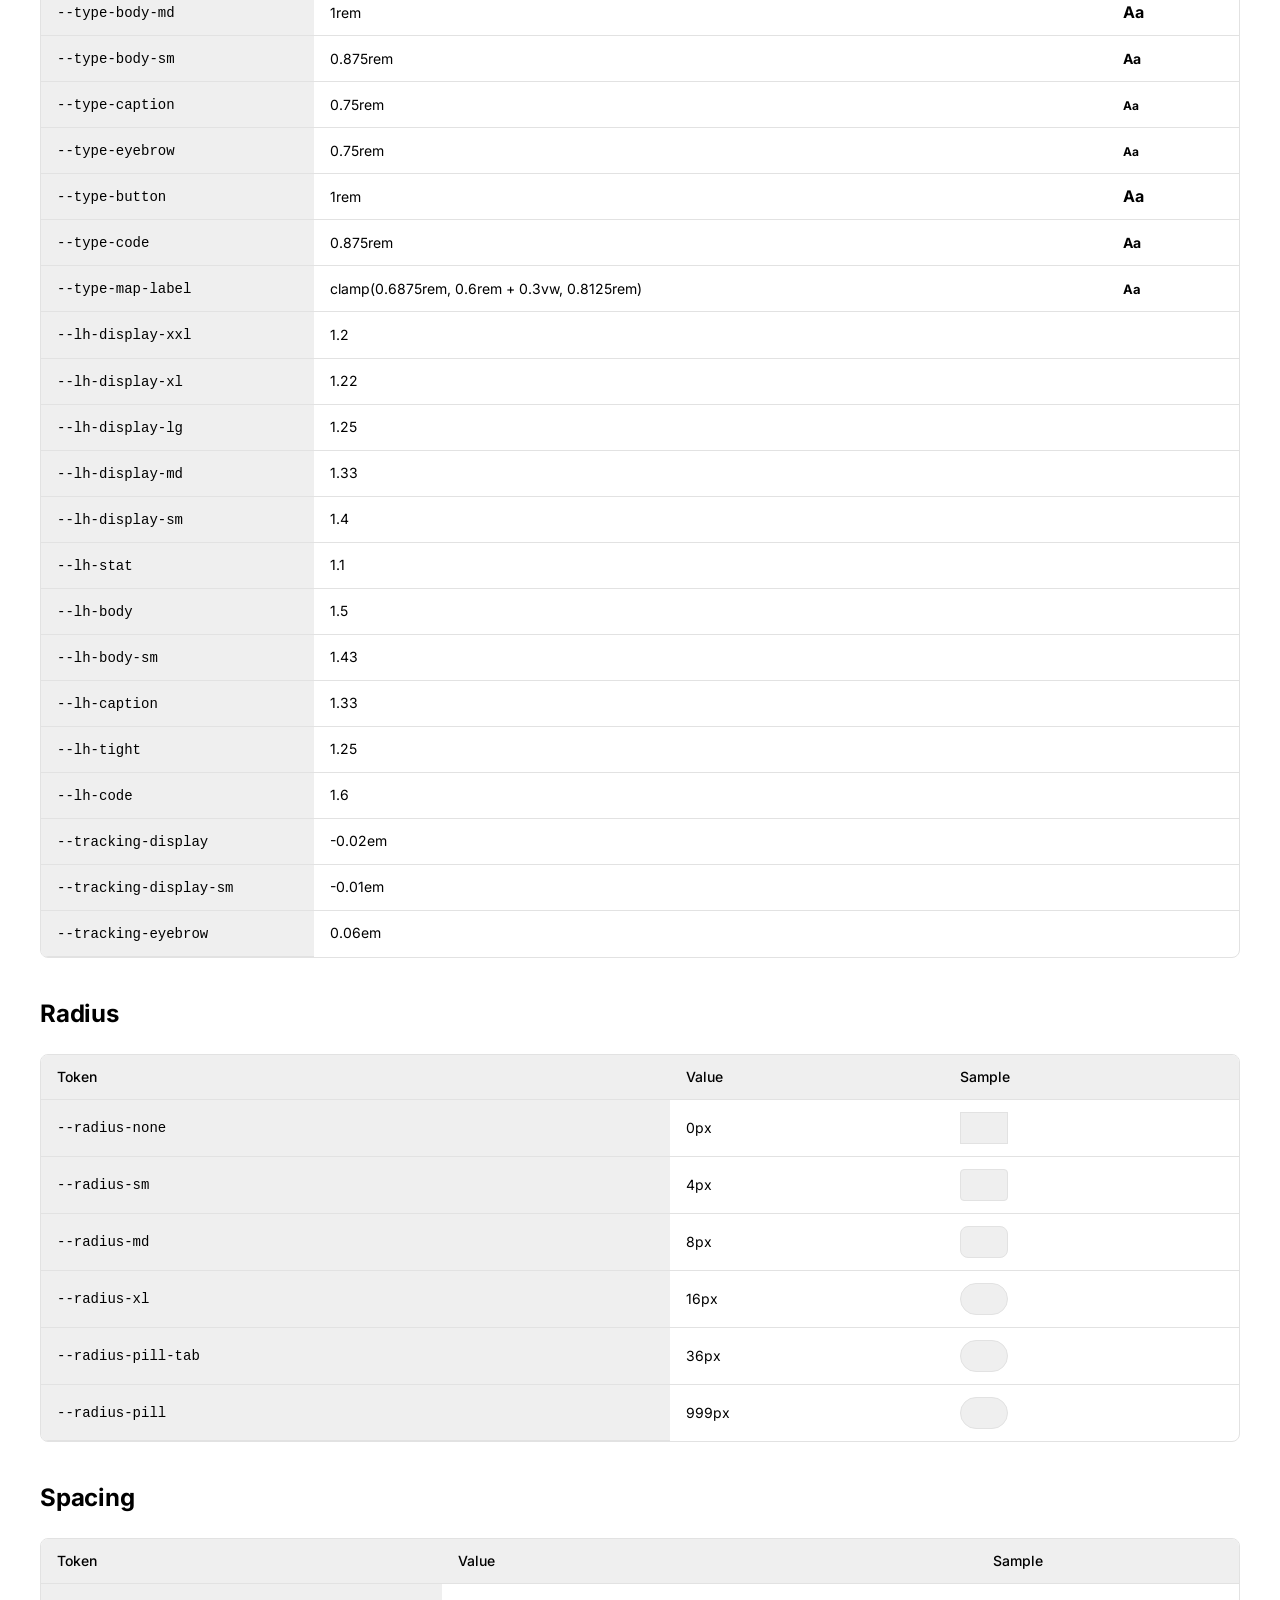
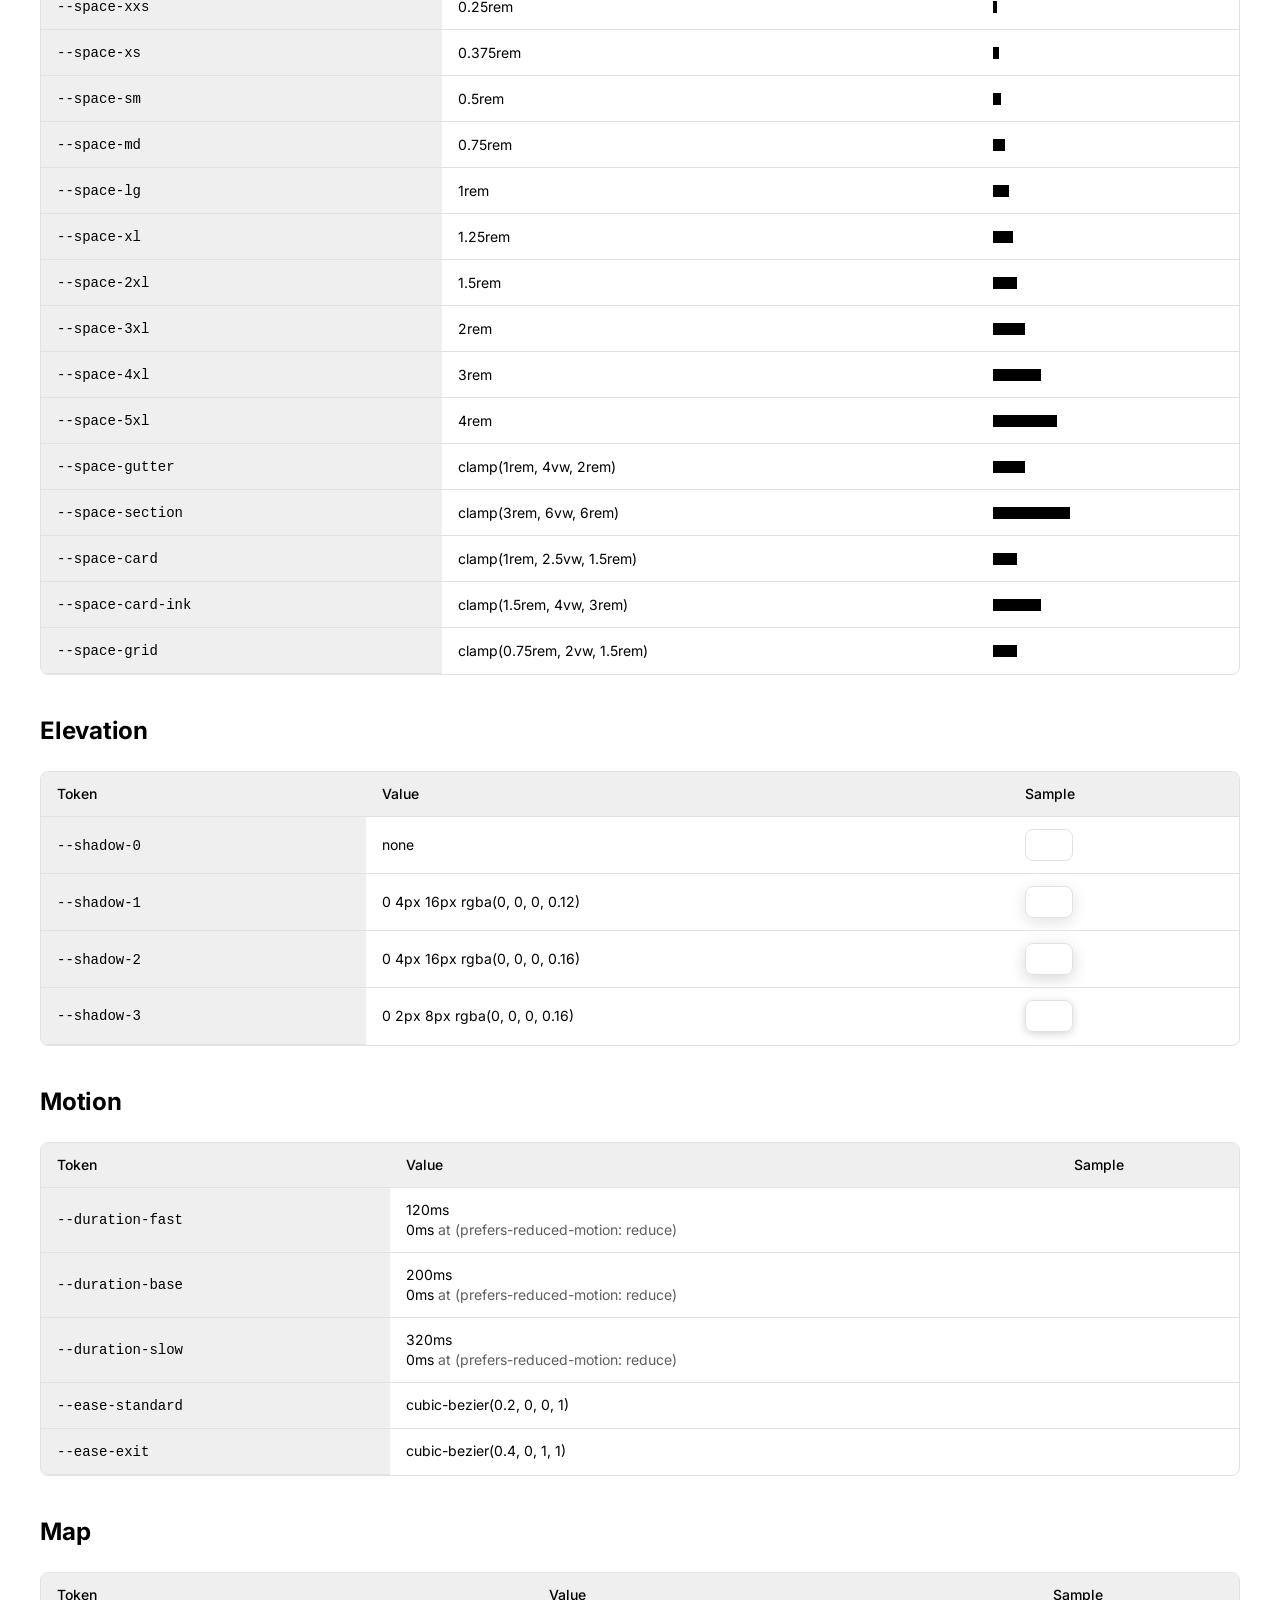
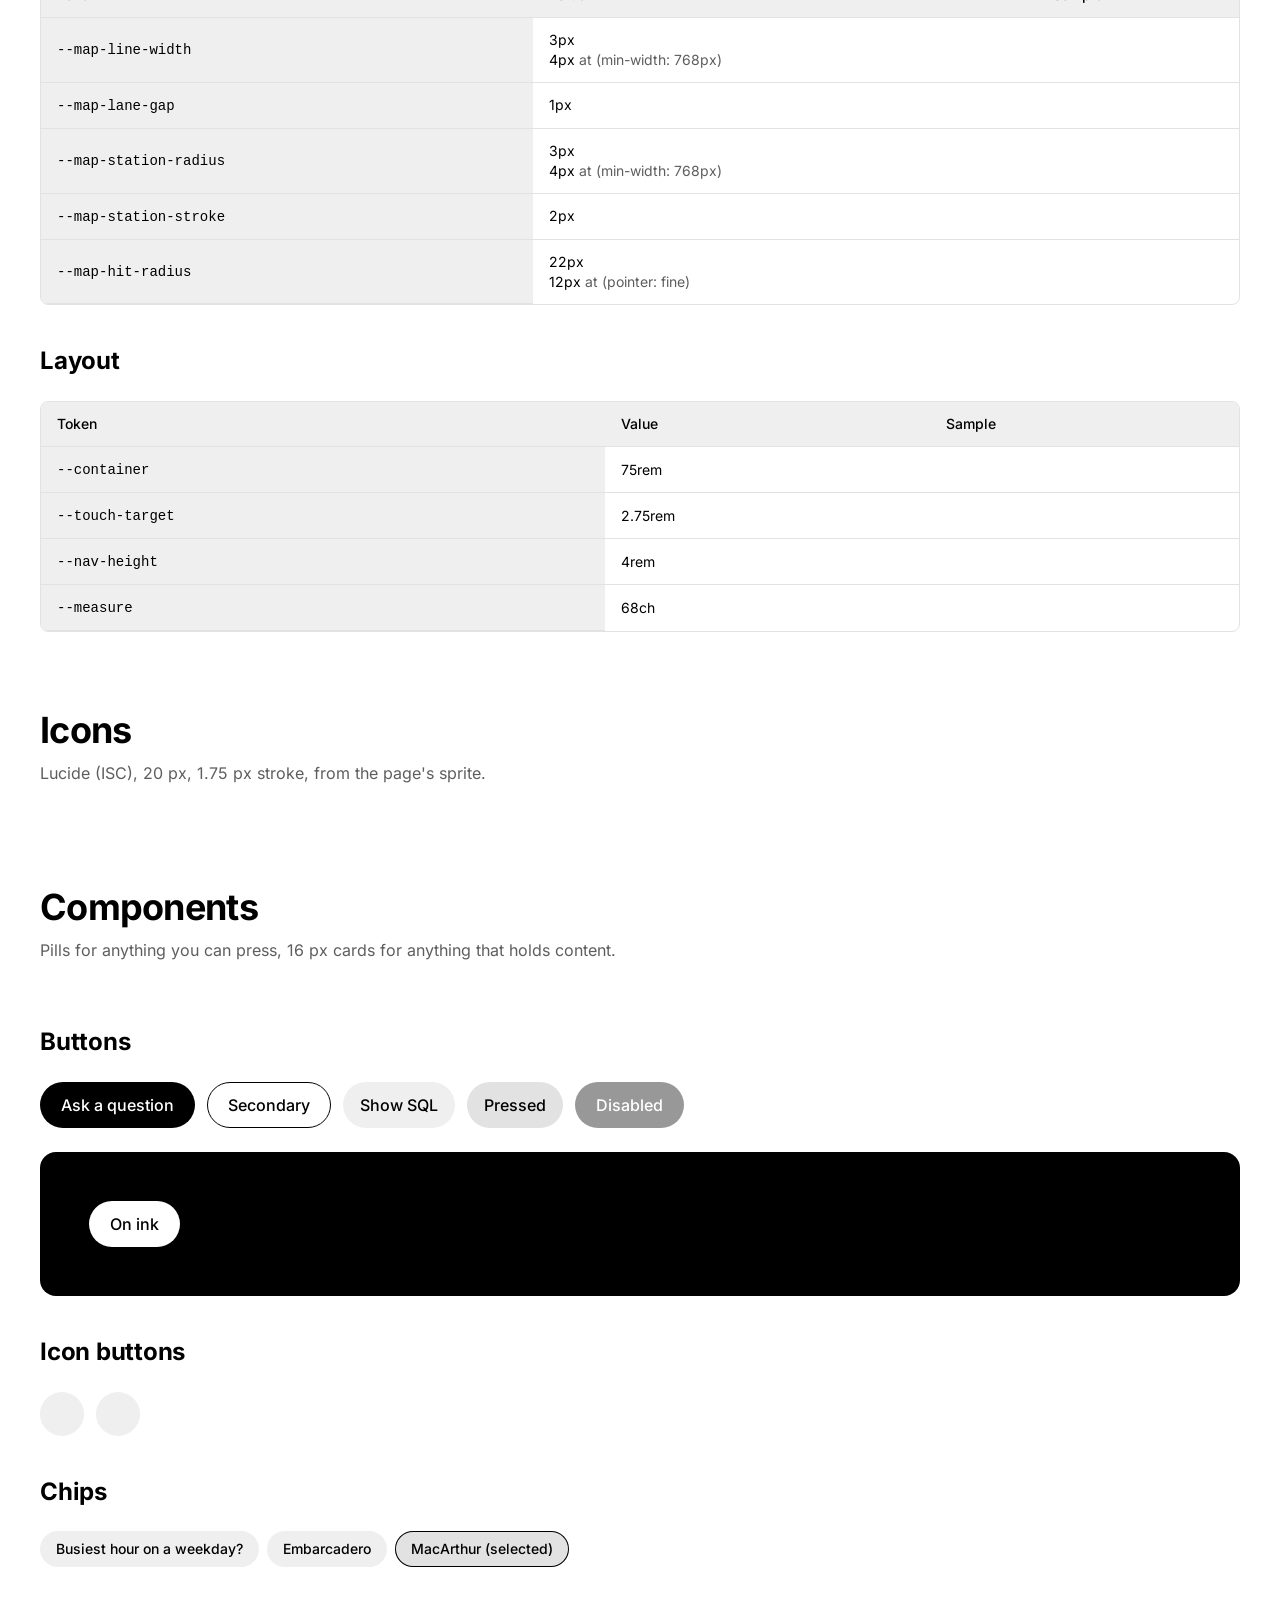
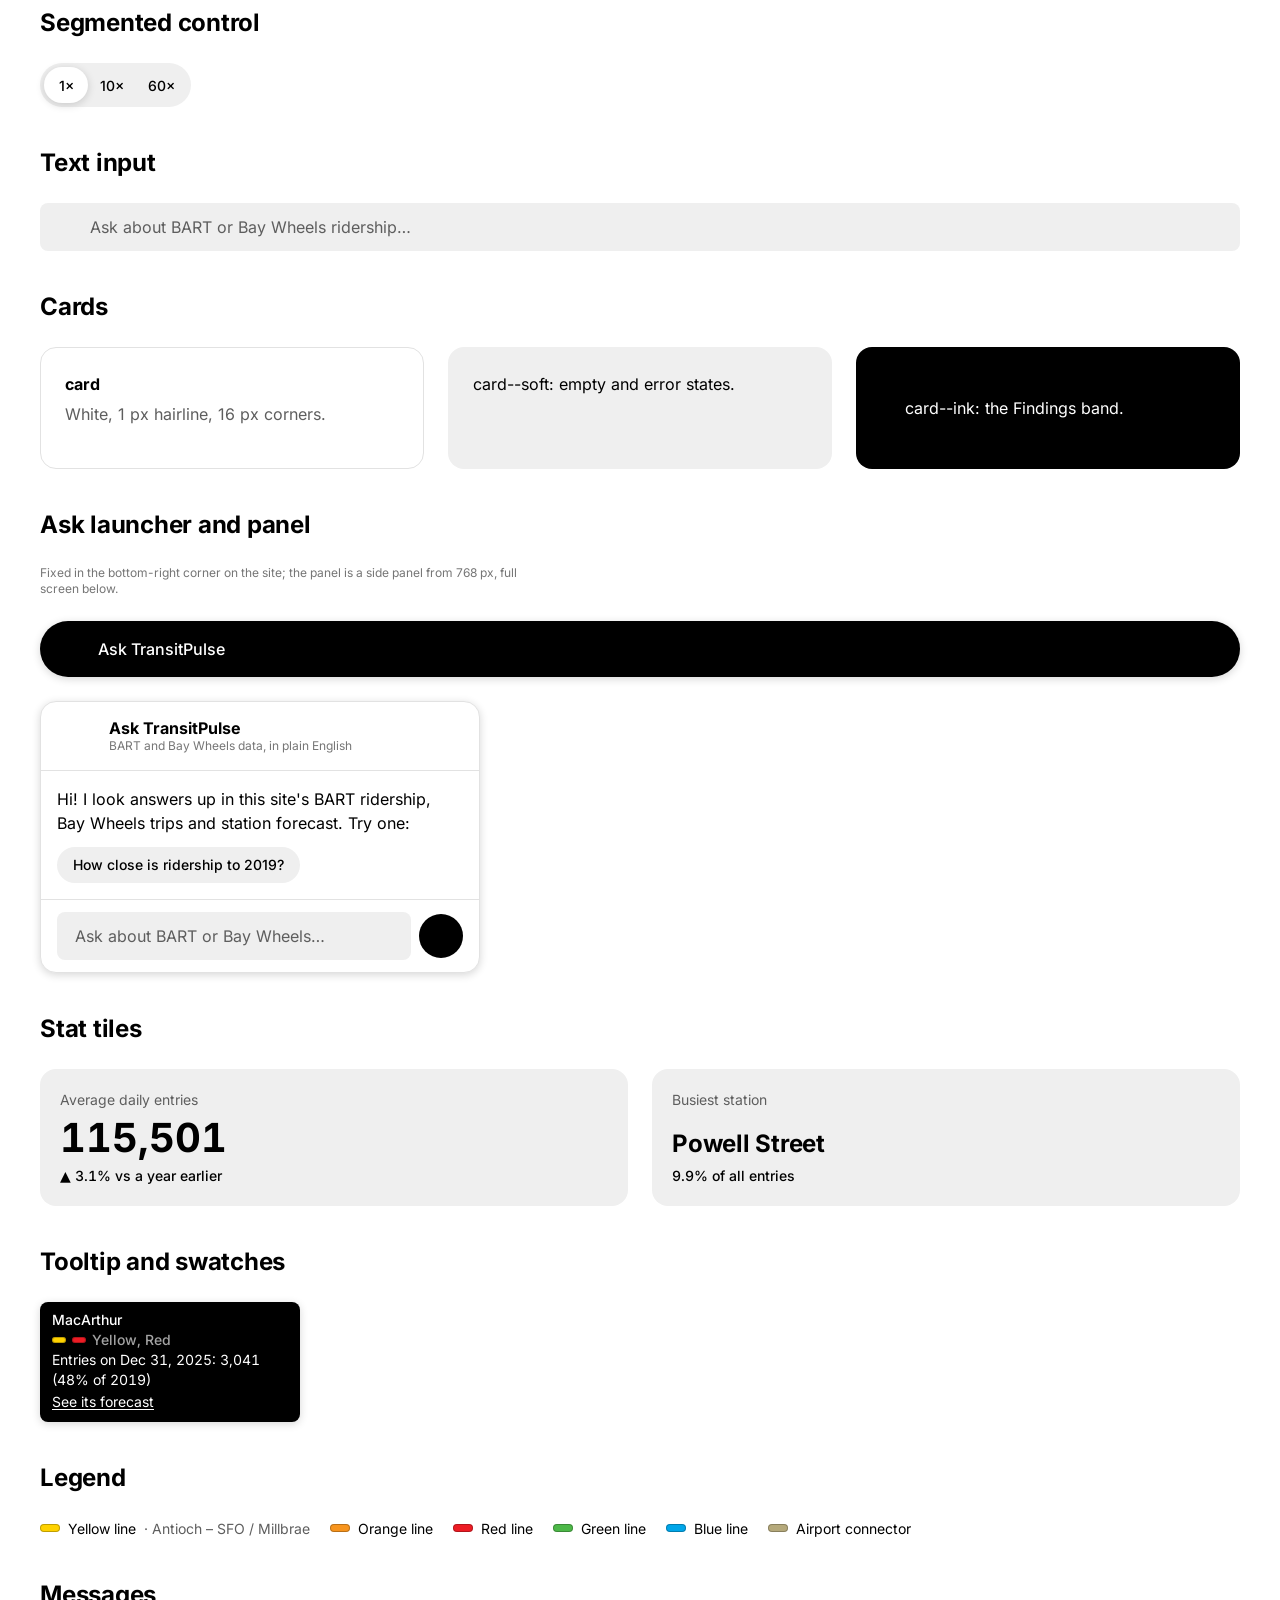
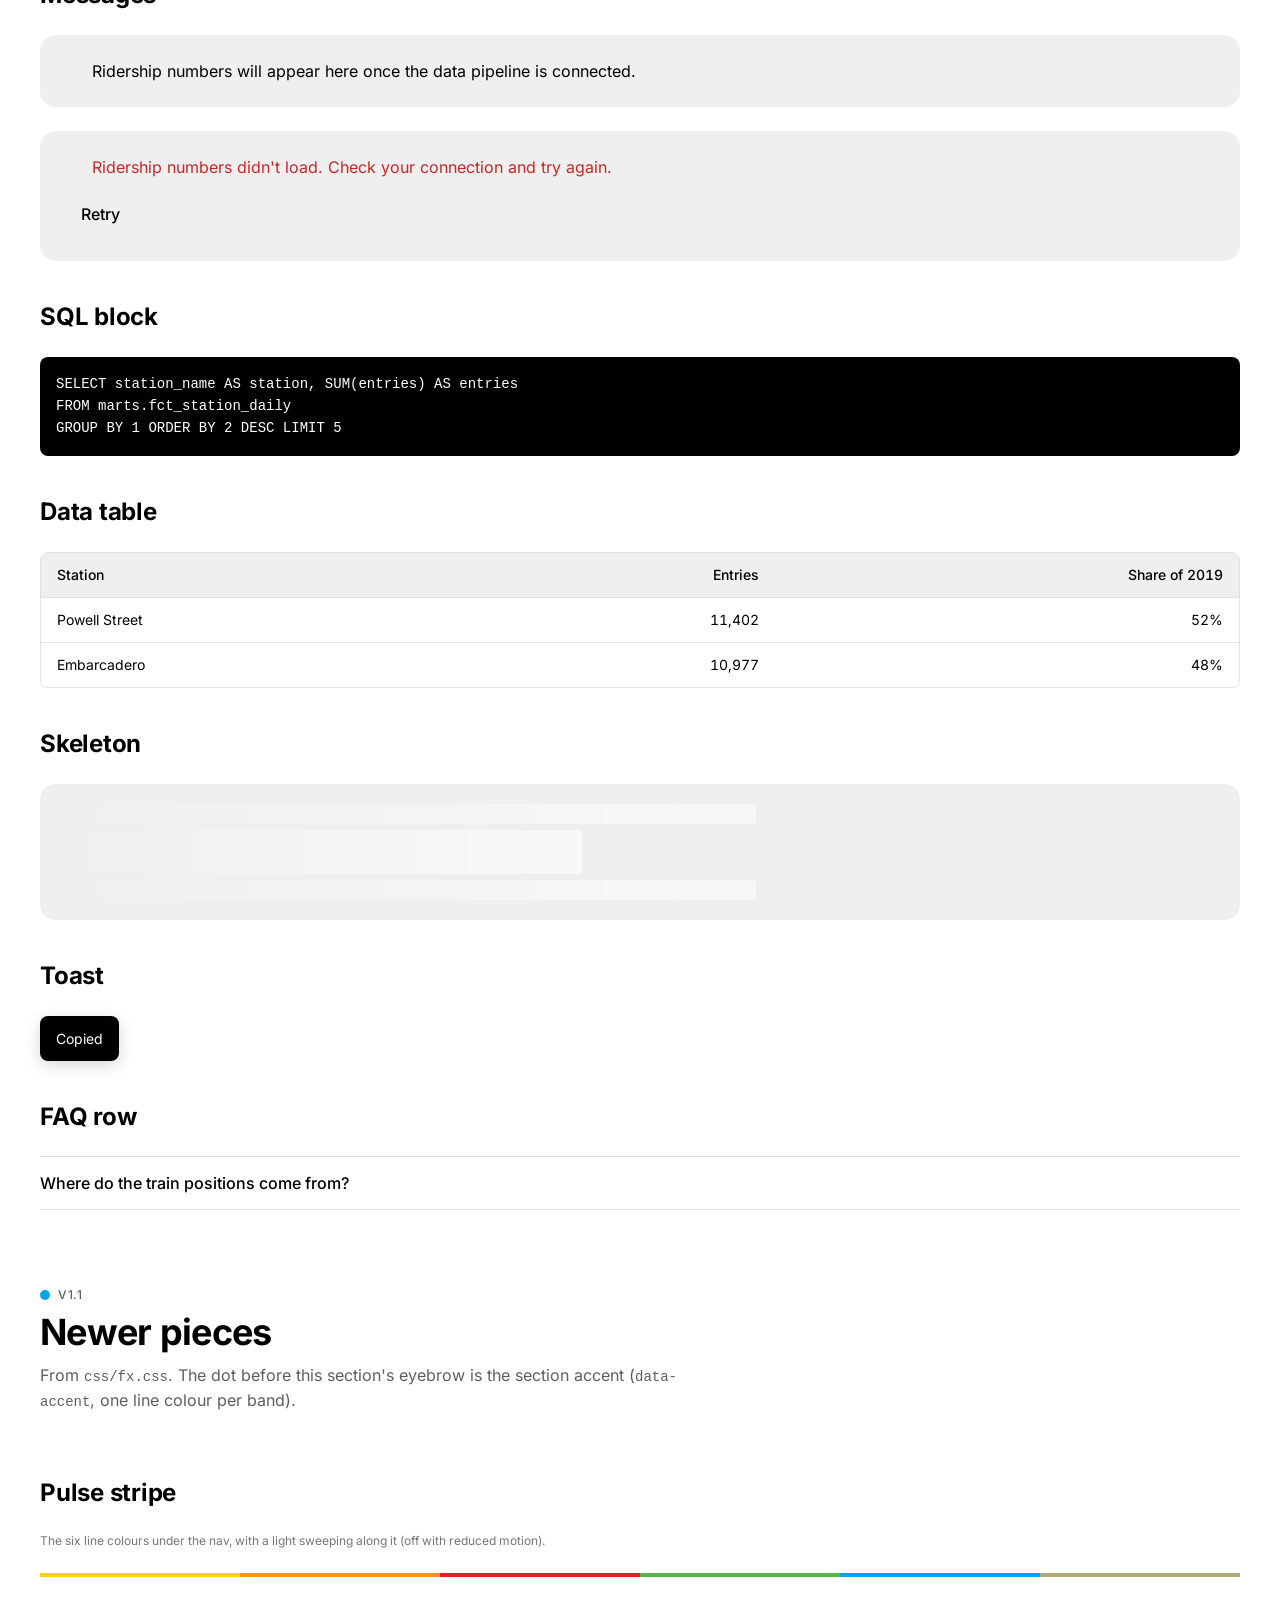
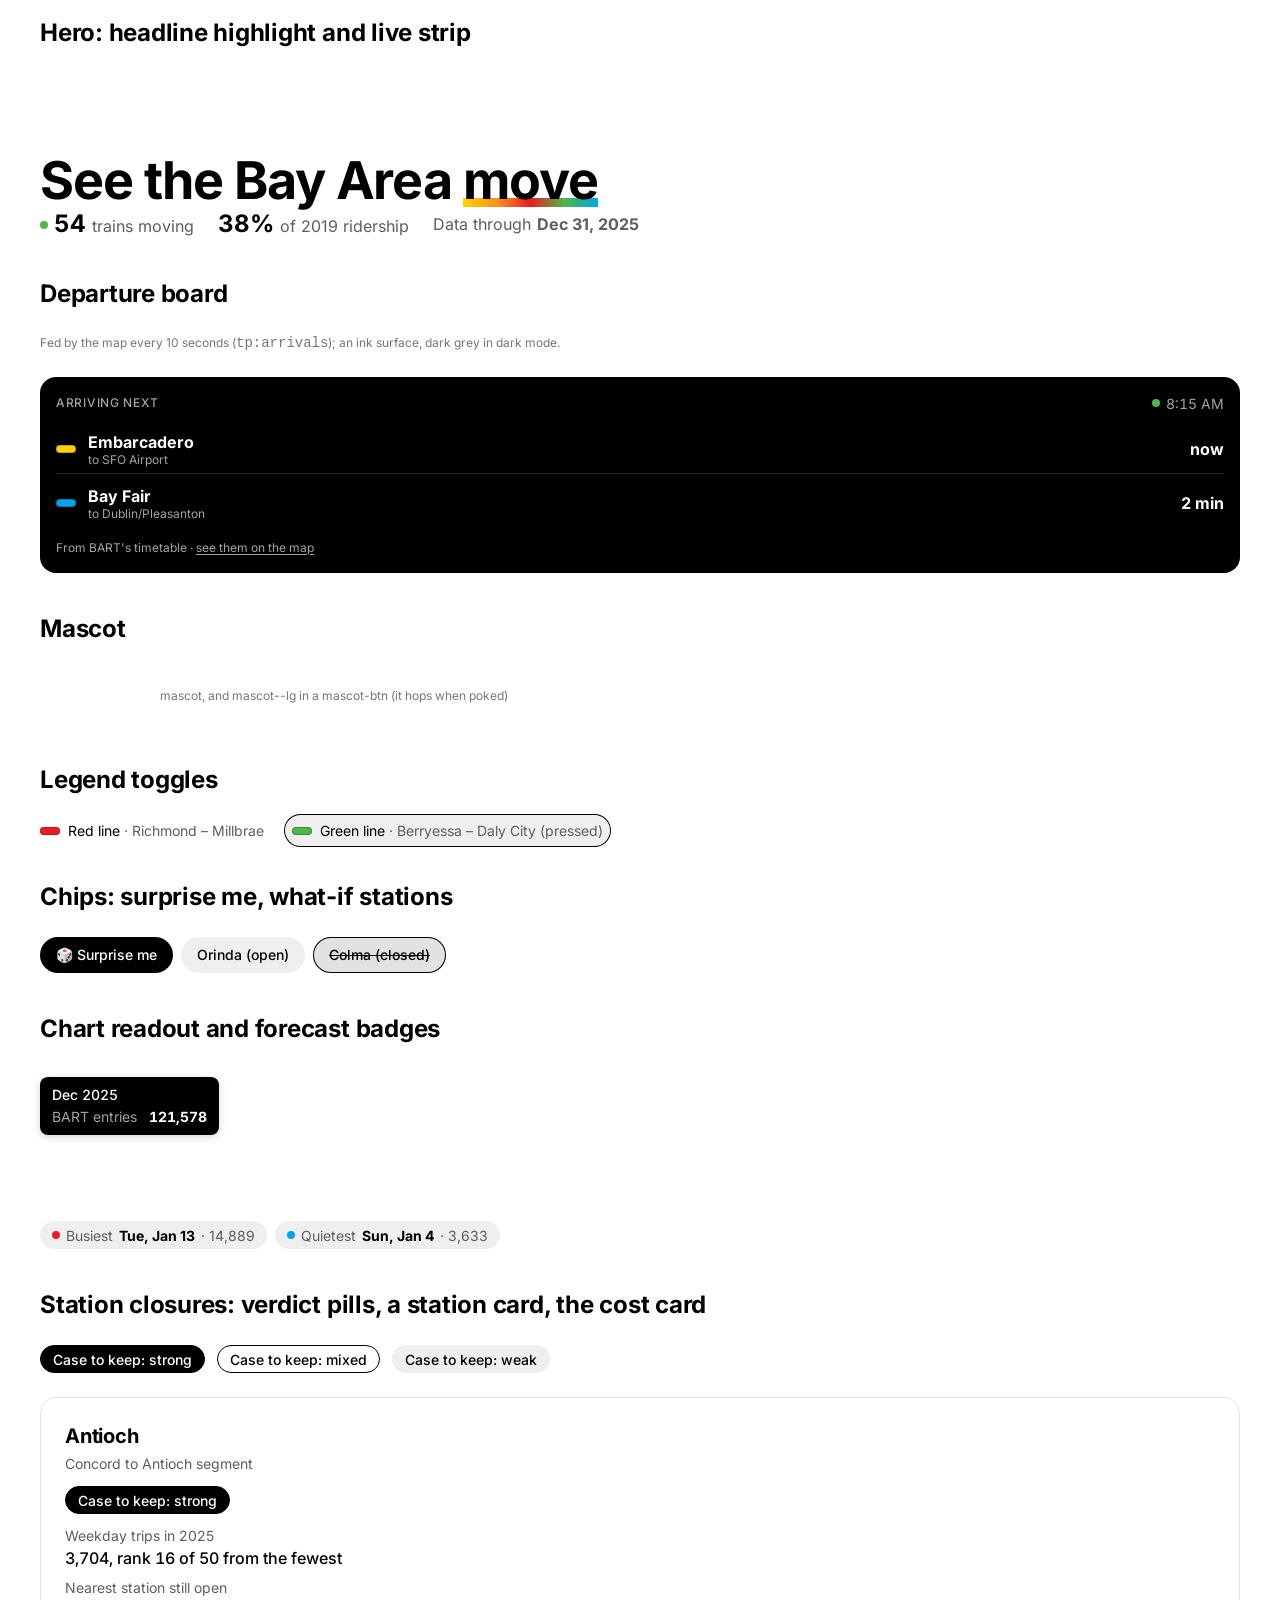
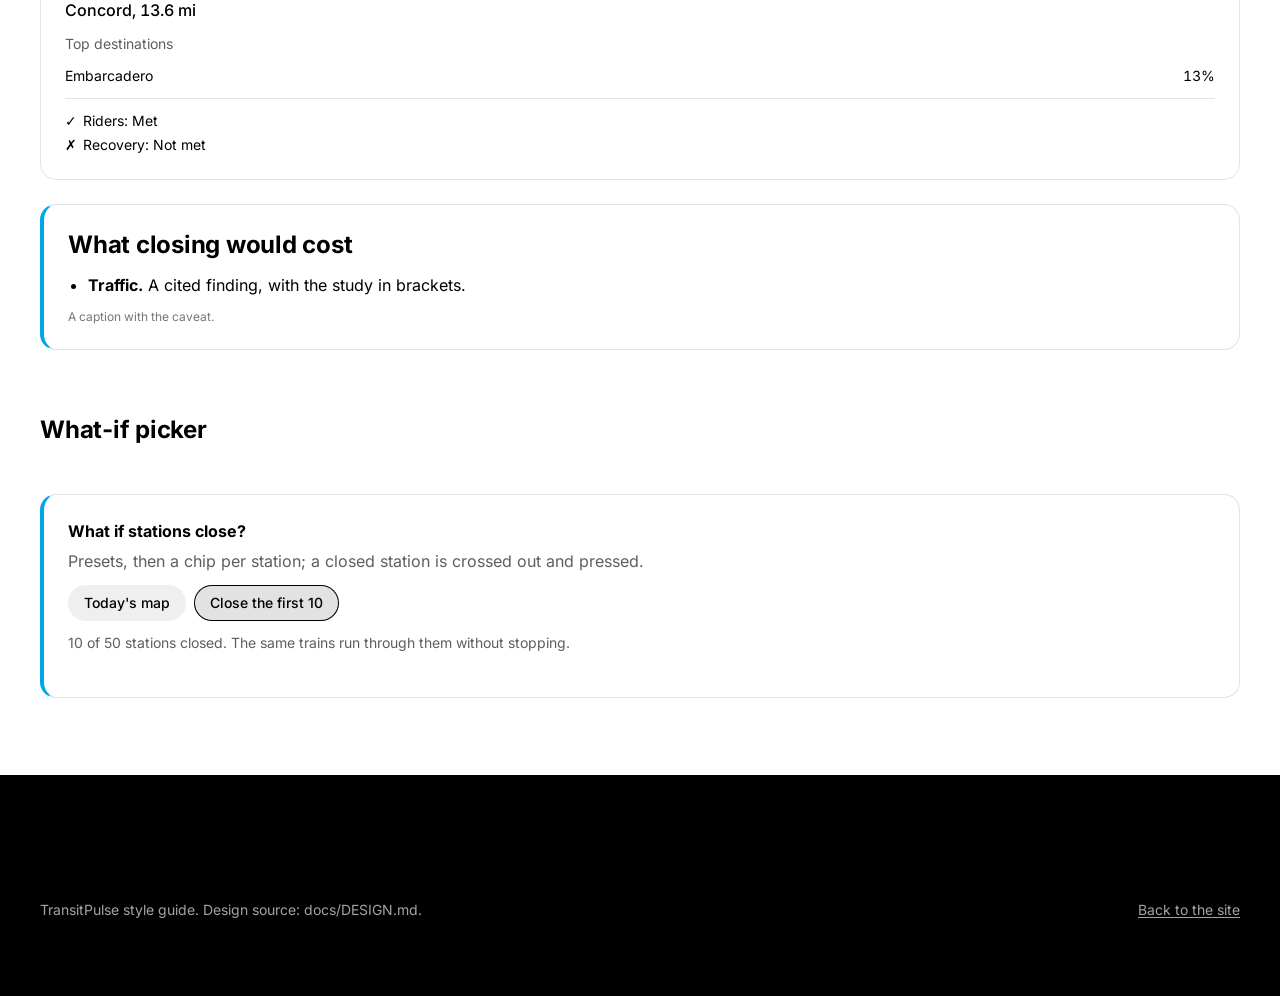
<file: static/transitpulse/styleguide.html>
<!doctype html>
<html lang="en">
  <head>
    <meta charset="utf-8" />
    <meta name="viewport" content="width=device-width, initial-scale=1, viewport-fit=cover" />
    <title>Style guide · TransitPulse</title>
    <meta name="description" content="Every TransitPulse design token and component on one page, for checks against DESIGN.md." />
    <meta name="robots" content="noindex" />
    <meta name="theme-color" content="#ffffff" />
    <link rel="icon" href="img/favicon.svg" type="image/svg+xml" />
    <link rel="stylesheet" href="css/tokens.css" />
    <link rel="stylesheet" href="css/base.css" />
    <link rel="stylesheet" href="css/layout.css" />
    <link rel="stylesheet" href="css/components.css" />
    <link rel="stylesheet" href="css/map.css" />
    <link rel="stylesheet" href="css/charts.css" />
    <link rel="stylesheet" href="css/fx.css" />
    <script>
      // the saved theme before paint, the same as the site
      try {
        document.documentElement.dataset.theme = localStorage.getItem("tp-theme") || (matchMedia("(prefers-color-scheme: dark)").matches ? "dark" : "light");
      } catch (e) {}
    </script>
    <style>
      /* style-guide-only layout, tokens only */
      .sg-row {
        display: flex;
        flex-wrap: wrap;
        align-items: center;
        gap: var(--space-md);
      }
      .sg-stack {
        display: grid;
        grid-template-columns: minmax(0, 1fr);
        gap: var(--space-2xl);
      }
      .sg-stack > h3 {
        margin-top: var(--space-lg);
      }
      .sg-sample {
        display: block;
        width: 48px;
        height: 32px;
        border: 1px solid var(--color-hairline);
        border-radius: var(--radius-md);
      }
      .sg-sample--soft {
        background: var(--color-canvas-soft);
      }
      .sg-bar {
        display: block;
        height: 12px;
        background: var(--color-ink);
      }
      .sg-surface {
        display: grid;
        gap: var(--space-xs);
        padding: var(--space-card);
        border: 1px solid var(--color-hairline);
        border-radius: var(--radius-xl);
      }
      .sg-icons {
        display: grid;
        grid-template-columns: repeat(auto-fill, minmax(min(100%, 180px), 1fr));
        gap: var(--space-md);
        list-style: none;
        margin: 0;
        padding: 0;
      }
      .sg-icons li {
        display: flex;
        align-items: center;
        gap: var(--space-sm);
      }
      .sg-display {
        font-size: var(--type-display-xxl);
        line-height: var(--lh-display-xxl);
        font-weight: 700;
        letter-spacing: var(--tracking-display);
      }
      .sg-relative {
        position: relative;
        min-height: 120px;
      }
    </style>
    <script type="module" src="js/styleguide.js"></script>
  </head>
  <body>
    <a class="skip-link" href="#tokens">Skip to tokens</a>
    <header class="nav is-scrolled">
      <div class="container nav__inner">
        <a class="wordmark" href="./" aria-label="TransitPulse home"><span class="wordmark__mark" aria-hidden="true"></span>TransitPulse</a>
        <button class="icon-btn icon-btn--plain nav__theme" type="button" data-theme-toggle aria-pressed="false" aria-label="Dark mode">
          <svg class="icon icon--sun" aria-hidden="true"><use href="#i-sun" /></svg><svg class="icon icon--moon" aria-hidden="true"><use href="#i-moon" /></svg>
        </button>
      </div>
      <div class="pulse-stripe" aria-hidden="true"></div>
    </header>

    <main>
      <section class="band" aria-labelledby="sg-title">
        <div class="container section-head">
          <p class="eyebrow">Design system</p>
          <h1 id="sg-title">Style guide</h1>
          <p class="lead">
            Every token in <code>css/tokens.css</code>, every component in <code>css/components.css</code> and the newer
            pieces in <code>css/fx.css</code> on one page, in light and dark mode (the button at the top), for checking the
            site against <code>docs/DESIGN.md</code> (v1.1.4).
          </p>
        </div>
      </section>

      <!-- DESIGN.md §2: each text token on the surfaces it is allowed on -->
      <section class="band" aria-labelledby="sg-text">
        <div class="container">
          <div class="section-head">
            <h2 id="sg-text">Text on surfaces</h2>
            <p>Each text colour on the surfaces DESIGN.md allows it on. <code>mute</code> is for white surfaces only.</p>
          </div>
          <div class="grid-auto">
            <div class="sg-surface" style="background: var(--color-canvas)">
              <p class="eyebrow">canvas</p>
              <p style="color: var(--color-ink)">ink: headings and body text</p>
              <p style="color: var(--color-body)">body: captions and descriptions</p>
              <p style="color: var(--color-mute)">mute: timestamps, "data through"</p>
              <p style="color: var(--color-error)">error: what went wrong</p>
            </div>
            <div class="sg-surface" style="background: var(--color-canvas-soft)">
              <p class="eyebrow">canvas-soft</p>
              <p style="color: var(--color-ink)">ink: headings and body text</p>
              <p style="color: var(--color-body)">body: captions and descriptions</p>
              <p style="color: var(--color-error)">error: in an error message box</p>
            </div>
            <div class="sg-surface" style="background: var(--color-canvas-softer)">
              <p class="eyebrow">canvas-softer</p>
              <p style="color: var(--color-ink)">ink: headings and body text</p>
              <p style="color: var(--color-body)">body: captions and descriptions</p>
            </div>
            <div class="sg-surface on-ink" style="background: var(--color-ink)">
              <p class="eyebrow" style="color: var(--color-mute-on-ink)">ink</p>
              <p style="color: var(--color-on-ink)">on-ink: all text on ink</p>
              <p style="color: var(--color-mute-on-ink)">mute-on-ink: secondary text on ink</p>
              <p><a href="#sg-text" style="color: var(--color-on-ink)">A link on ink</a></p>
            </div>
          </div>
        </div>
      </section>

      <section class="band" aria-labelledby="sg-type">
        <div class="container sg-stack">
          <div class="section-head">
            <h2 id="sg-type">Typography</h2>
            <p>Inter at 400, 500 and 700; tabular numerals for numbers; the system monospace stack for code.</p>
          </div>
          <p class="eyebrow">Eyebrow · display-xxl</p>
          <p style="font-size: var(--type-display-xxl); line-height: var(--lh-display-xxl); letter-spacing: var(--tracking-display); font-weight: 700">See the Bay Area move</p>
          <p class="eyebrow">display-xl (section headline)</p>
          <p style="font-size: var(--type-display-xl); line-height: var(--lh-display-xl); letter-spacing: var(--tracking-display); font-weight: 700">How the Bay Area rides</p>
          <p class="eyebrow">display-lg · display-md · display-sm</p>
          <p style="font-size: var(--type-display-lg); line-height: var(--lh-display-lg); font-weight: 700">Answer panel heading</p>
          <p style="font-size: var(--type-display-md); line-height: var(--lh-display-md); font-weight: 700">Card title</p>
          <p style="font-size: var(--type-display-sm); line-height: var(--lh-display-sm); font-weight: 700">Sub-card heading</p>
          <p class="eyebrow">stat</p>
          <p class="num" style="font-size: var(--type-stat); line-height: var(--lh-stat); font-weight: 700">115,501</p>
          <p class="lead">body-lg: hero sub-text and lead paragraphs.</p>
          <p>body-md: paragraphs never go below 16 px. Numbers carry units: 18,240 entries, 61% of 2019, 8:15 AM.</p>
          <p style="font-size: var(--type-body-sm); line-height: var(--lh-body-sm)">body-sm: tooltips, table body, legends.</p>
          <p class="caption">caption: chart axes and fine print, in mute on white.</p>
          <pre style="overflow-x: auto"><code>SELECT station_name, SUM(entries) FROM marts.fct_station_daily GROUP BY 1</code></pre>
        </div>
      </section>

      <section class="band" id="tokens" aria-labelledby="sg-tokens">
        <div class="container sg-stack">
          <div class="section-head">
            <h2 id="sg-tokens">Tokens</h2>
            <p>Read from the stylesheet's <code>:root</code> rules, so this list is always the one the site uses.</p>
          </div>
          <div class="sg-stack" data-tokens></div>
        </div>
      </section>

      <section class="band" aria-labelledby="sg-icons-title">
        <div class="container">
          <div class="section-head">
            <h2 id="sg-icons-title">Icons</h2>
            <p>Lucide (ISC), 20 px, 1.75 px stroke, from the page's sprite.</p>
          </div>
          <ul class="sg-icons" data-icons></ul>
        </div>
      </section>

      <section class="band" aria-labelledby="sg-components">
        <div class="container sg-stack">
          <div class="section-head">
            <h2 id="sg-components">Components</h2>
            <p>Pills for anything you can press, 16 px cards for anything that holds content.</p>
          </div>

          <h3>Buttons</h3>
          <div class="sg-row">
            <button class="btn btn--primary" type="button">Ask a question</button>
            <button class="btn btn--secondary" type="button">Secondary</button>
            <button class="btn btn--subtle" type="button">Show SQL</button>
            <button class="btn btn--subtle" type="button" aria-pressed="true">Pressed</button>
            <button class="btn btn--primary" type="button" disabled>Disabled</button>
          </div>
          <div class="card card--ink on-ink sg-row">
            <button class="btn btn--on-ink" type="button">On ink</button>
          </div>

          <h3>Icon buttons</h3>
          <div class="sg-row">
            <button class="icon-btn" type="button" aria-label="Zoom in"><svg class="icon" aria-hidden="true"><use href="#i-plus" /></svg></button>
            <button class="icon-btn" type="button" aria-label="Copy SQL"><svg class="icon" aria-hidden="true"><use href="#i-copy" /></svg></button>
            <button class="icon-btn icon-btn--plain" type="button" aria-label="Open menu"><svg class="icon" aria-hidden="true"><use href="#i-menu" /></svg></button>
          </div>

          <h3>Chips</h3>
          <div class="chip-row">
            <button class="chip" type="button">Busiest hour on a weekday?</button>
            <button class="chip" type="button" aria-pressed="false">Embarcadero</button>
            <button class="chip" type="button" aria-pressed="true">MacArthur (selected)</button>
          </div>

          <h3>Segmented control</h3>
          <div class="sg-row">
            <div class="segmented" role="group" aria-label="Replay speed">
              <button type="button" aria-pressed="true">1×</button>
              <button type="button" aria-pressed="false">10×</button>
              <button type="button" aria-pressed="false">60×</button>
            </div>
          </div>

          <h3>Text input</h3>
          <div class="input-row">
            <svg class="icon" aria-hidden="true"><use href="#i-search" /></svg>
            <label class="visually-hidden" for="sg-input">Example question</label>
            <input id="sg-input" type="text" placeholder="Ask about BART or Bay Wheels ridership…" />
          </div>

          <h3>Cards</h3>
          <div class="grid-auto">
            <article class="card">
              <div class="card__head">
                <h4>card</h4>
                <p class="card__takeaway">White, 1 px hairline, 16 px corners.</p>
              </div>
            </article>
            <div class="card card--soft"><p>card--soft: empty and error states.</p></div>
            <div class="card card--ink on-ink"><p>card--ink: the Findings band.</p></div>
          </div>

          <h3>Ask launcher and panel</h3>
          <p class="caption">Fixed in the bottom-right corner on the site; the panel is a side panel from 768 px, full screen below.</p>
          <button class="ask-launcher ask-launcher--preview" type="button">
            <svg class="mascot" aria-hidden="true"><use href="#i-mascot" /></svg>
            <span class="ask-launcher__label">Ask TransitPulse</span>
          </button>
          <div class="ask-panel ask-panel--preview">
            <div class="ask-panel__head">
              <svg class="mascot" aria-hidden="true"><use href="#i-mascot" /></svg>
              <div class="ask-panel__heading">
                <p class="ask-panel__title">Ask TransitPulse</p>
                <p class="caption">BART and Bay Wheels data, in plain English</p>
              </div>
              <button class="icon-btn icon-btn--plain" type="button" aria-label="Close"><svg class="icon" aria-hidden="true"><use href="#i-x" /></svg></button>
            </div>
            <div class="ask-panel__body">
              <div class="ask-panel__intro">
                <p>Hi! I look answers up in this site's BART ridership, Bay Wheels trips and station forecast. Try one:</p>
                <div class="chip-row"><button class="chip" type="button">How close is ridership to 2019?</button></div>
              </div>
            </div>
            <div class="ask-panel__form">
              <div class="input-row">
                <label class="visually-hidden" for="sg-ask">Your question</label>
                <input id="sg-ask" type="text" placeholder="Ask about BART or Bay Wheels…" />
              </div>
              <button class="icon-btn ask-panel__send" type="button" aria-label="Ask"><svg class="icon" aria-hidden="true"><use href="#i-send" /></svg></button>
            </div>
          </div>

          <h3>Stat tiles</h3>
          <div class="grid-auto">
            <div class="stat-tile">
              <p class="stat-tile__label">Average daily entries</p>
              <button class="stat-tile__info" type="button" aria-label="What does “Average daily entries” mean?"><svg class="icon" aria-hidden="true"><use href="#i-info" /></svg></button>
              <p class="stat-tile__value">115,501</p>
              <p class="stat-tile__delta">▲ 3.1% vs a year earlier</p>
            </div>
            <div class="stat-tile">
              <p class="stat-tile__label">Busiest station</p>
              <p class="stat-tile__value stat-tile__value--text">Powell Street</p>
              <p class="stat-tile__delta">9.9% of all entries</p>
            </div>
          </div>

          <h3>Tooltip and swatches</h3>
          <div class="sg-relative">
            <div class="tooltip" style="position: static; pointer-events: auto">
              <div class="tooltip__title">MacArthur</div>
              <div class="tooltip__title"><span class="swatch" style="background: var(--line-yellow)"></span><span class="swatch" style="background: var(--line-red)"></span><span class="tooltip__muted">Yellow, Red</span></div>
              <div>Entries on Dec 31, 2025: 3,041 (48% of 2019)</div>
              <a href="#sg-components">See its forecast</a>
            </div>
          </div>

          <h3>Legend</h3>
          <ul class="legend" aria-label="Lines">
            <li><span class="swatch" style="background: var(--line-yellow)"></span>Yellow line <span class="text-body">· Antioch – SFO / Millbrae</span></li>
            <li><span class="swatch" style="background: var(--line-orange)"></span>Orange line</li>
            <li><span class="swatch" style="background: var(--line-red)"></span>Red line</li>
            <li><span class="swatch" style="background: var(--line-green)"></span>Green line</li>
            <li><span class="swatch" style="background: var(--line-blue)"></span>Blue line</li>
            <li><span class="swatch" style="background: var(--line-beige)"></span>Airport connector</li>
          </ul>

          <h3>Messages</h3>
          <div class="message" role="status">
            <p class="message__text"><svg class="icon" aria-hidden="true"><use href="#i-info" /></svg>Ridership numbers will appear here once the data pipeline is connected.</p>
          </div>
          <div class="message message--error" role="status">
            <p class="message__text"><svg class="icon" aria-hidden="true"><use href="#i-circle-alert" /></svg>Ridership numbers didn't load. Check your connection and try again.</p>
            <button class="btn btn--subtle" type="button">Retry</button>
          </div>

          <h3>SQL block</h3>
          <pre class="sql-block"><code>SELECT station_name AS station, SUM(entries) AS entries
FROM marts.fct_station_daily
GROUP BY 1 ORDER BY 2 DESC LIMIT 5</code></pre>

          <h3>Data table</h3>
          <div class="table-wrap">
            <table class="data-table">
              <caption class="visually-hidden">Example table</caption>
              <thead><tr><th scope="col">Station</th><th scope="col" class="is-num">Entries</th><th scope="col" class="is-num">Share of 2019</th></tr></thead>
              <tbody>
                <tr><td>Powell Street</td><td class="is-num">11,402</td><td class="is-num">52%</td></tr>
                <tr><td>Embarcadero</td><td class="is-num">10,977</td><td class="is-num">48%</td></tr>
              </tbody>
            </table>
          </div>

          <h3>Skeleton</h3>
          <div class="grid-auto">
            <div class="stat-tile" aria-hidden="true"><span class="skeleton skeleton--label"></span><span class="skeleton skeleton--stat"></span><span class="skeleton skeleton--label"></span></div>
          </div>

          <h3>Toast</h3>
          <div class="sg-row"><div class="toast is-visible" style="position: static; transform: none">Copied</div></div>

          <h3>FAQ row</h3>
          <div class="faq">
            <details>
              <summary>Where do the train positions come from?<svg class="icon" aria-hidden="true"><use href="#i-chevron-down" /></svg></summary>
              <div class="faq__body"><p>From BART's published GTFS timetable.</p></div>
            </details>
          </div>
        </div>
      </section>

      <!-- DESIGN.md v1.1: css/fx.css (motion and delight, the departure board, the closures band, the what-if picker) -->
      <section class="band" id="newer" data-accent="blue" aria-labelledby="sg-newer">
        <div class="container sg-stack">
          <div class="section-head">
            <p class="eyebrow">v1.1</p>
            <h2 id="sg-newer">Newer pieces</h2>
            <p>
              From <code>css/fx.css</code>. The dot before this section's eyebrow is the section accent (<code>data-accent</code>,
              one line colour per band).
            </p>
          </div>

          <h3>Pulse stripe</h3>
          <p class="caption">The six line colours under the nav, with a light sweeping along it (off with reduced motion).</p>
          <div class="pulse-stripe" aria-hidden="true"></div>

          <h3>Hero: headline highlight and live strip</h3>
          <div class="hero">
            <p class="sg-display">See the Bay Area <span class="hl">move</span></p>
            <ul class="hero__live" aria-label="Right now">
              <li><span class="hero__live-dot" aria-hidden="true"></span><span class="num">54</span> trains moving</li>
              <li><span class="num">38%</span> of 2019 ridership</li>
              <li>Data through <strong>Dec 31, 2025</strong></li>
            </ul>
          </div>

          <h3>Departure board</h3>
          <p class="caption">Fed by the map every 10 seconds (<code>tp:arrivals</code>); an ink surface, dark grey in dark mode.</p>
          <aside class="board" aria-label="Next arrivals (sample)">
            <div class="board__head">
              <span class="board__title">Arriving next</span>
              <span class="board__clock"><span class="board__dot" aria-hidden="true"></span><span>8:15 AM</span></span>
            </div>
            <ol class="board__rows">
              <li class="board__row"><span class="swatch" style="background: var(--line-yellow)"></span><span class="board__dest"><strong>Embarcadero</strong><span class="board__to">to SFO Airport</span></span><span class="board__eta num">now</span></li>
              <li class="board__row"><span class="swatch" style="background: var(--line-blue)"></span><span class="board__dest"><strong>Bay Fair</strong><span class="board__to">to Dublin/Pleasanton</span></span><span class="board__eta num">2 min</span></li>
            </ol>
            <p class="board__foot">From BART's timetable · <a href="./#map">see them on the map</a></p>
          </aside>

          <h3>Mascot</h3>
          <div class="sg-row">
            <svg class="mascot" aria-hidden="true"><use href="#i-mascot" /></svg>
            <button class="mascot-btn" type="button" aria-label="Say hi to the mascot"><svg class="mascot mascot--lg" aria-hidden="true"><use href="#i-mascot" /></svg></button>
            <span class="caption">mascot, and mascot--lg in a mascot-btn (it hops when poked)</span>
          </div>

          <h3>Legend toggles</h3>
          <ul class="legend" aria-label="Lines (sample)">
            <li><button type="button" class="legend__toggle" aria-pressed="false"><span class="swatch" style="background: var(--line-red)"></span><span>Red line <span class="text-body">· Richmond – Millbrae</span></span></button></li>
            <li><button type="button" class="legend__toggle" aria-pressed="true"><span class="swatch" style="background: var(--line-green)"></span><span>Green line <span class="text-body">· Berryessa – Daly City (pressed)</span></span></button></li>
          </ul>

          <h3>Chips: surprise me, what-if stations</h3>
          <div class="chip-row">
            <button type="button" class="chip chip--dice">🎲 Surprise me</button>
            <button type="button" class="chip whatif__station" aria-pressed="false">Orinda (open)</button>
            <button type="button" class="chip whatif__station" aria-pressed="true">Colma (closed)</button>
          </div>

          <h3>Chart readout and forecast badges</h3>
          <div class="sg-relative">
            <div class="chart__readout" style="left: 0">
              <span class="chart__readout-title">Dec 2025</span>
              <span class="chart__readout-row"><span>BART entries</span><strong>121,578</strong></span>
            </div>
          </div>
          <p class="forecast__badges">
            <span class="badge badge--busy">Busiest <strong>Tue, Jan 13</strong> · 14,889</span>
            <span class="badge badge--quiet">Quietest <strong>Sun, Jan 4</strong> · 3,633</span>
          </p>

          <h3>Station closures: verdict pills, a station card, the cost card</h3>
          <div class="sg-row">
            <span class="verdict-pill verdict-pill--strong">Case to keep: strong</span>
            <span class="verdict-pill verdict-pill--mixed">Case to keep: mixed</span>
            <span class="verdict-pill verdict-pill--weak">Case to keep: weak</span>
          </div>
          <div class="closures">
            <div class="closures__cards">
              <article class="card closure-card" data-verdict="strong" aria-labelledby="sg-closure">
                <div class="closure-card__head">
                  <h4 id="sg-closure">Antioch</h4>
                  <p class="closure-card__segment">Concord to Antioch segment</p>
                </div>
                <p class="verdict-pill verdict-pill--strong">Case to keep: strong</p>
                <dl class="closure-card__facts">
                  <div><dt>Weekday trips in 2025</dt><dd>3,704, rank 16 of 50 from the fewest</dd></div>
                  <div><dt>Nearest station still open</dt><dd>Concord, 13.6 mi</dd></div>
                </dl>
                <p class="closure-card__label">Top destinations</p>
                <ol class="closure-card__dests"><li>Embarcadero <span class="closure-card__share">13%</span></li></ol>
                <ul class="closure-card__rules" aria-label="Rules">
                  <li data-met="true"><span class="closure-card__mark" aria-hidden="true">✓</span>Riders: Met</li>
                  <li data-met="false"><span class="closure-card__mark" aria-hidden="true">✗</span>Recovery: Not met</li>
                </ul>
              </article>
            </div>
          </div>
          <div class="card closures__cost">
            <h3>What closing would cost</h3>
            <ul><li><strong>Traffic.</strong> A cited finding, with the study in brackets.</li></ul>
            <p class="caption">A caption with the caveat.</p>
          </div>

          <h3>What-if picker</h3>
          <div class="card whatif">
            <div class="whatif__head">
              <h4>What if stations close?</h4>
              <p>Presets, then a chip per station; a closed station is crossed out and pressed.</p>
            </div>
            <div class="chip-row" role="group" aria-label="Closure scenarios (sample)">
              <button type="button" class="chip" aria-pressed="false">Today's map</button>
              <button type="button" class="chip" aria-pressed="true">Close the first 10</button>
            </div>
            <p class="whatif__status">10 of 50 stations closed. The same trains run through them without stopping.</p>
          </div>
        </div>
      </section>
    </main>

    <footer class="footer">
      <div class="container footer__bottom footer__muted">
        <span>TransitPulse style guide. Design source: docs/DESIGN.md.</span>
        <a href="./">Back to the site</a>
      </div>
    </footer>
  </body>
</html>
</file>
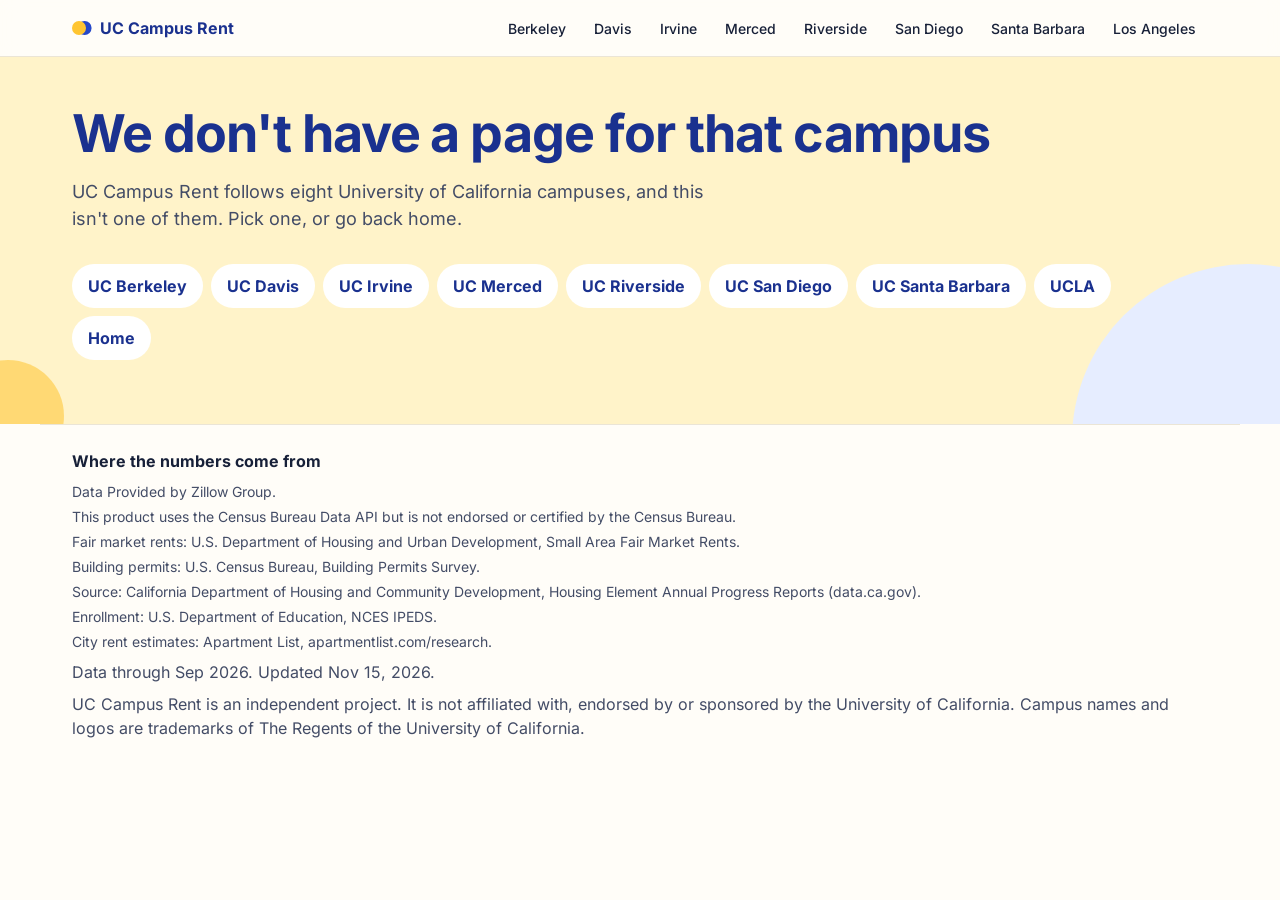
<file: static/uc-campus-rent/campus.html>
<!doctype html>
<html lang="en">
  <head>
    <meta charset="utf-8" />
    <meta name="viewport" content="width=device-width, initial-scale=1" />
    <meta name="color-scheme" content="light" />
    <title>A campus | UC Campus Rent</title>
    <meta name="description" content="What rent costs around a UC campus, explained step by step, with a 12-month forecast." />
    <link rel="preload" href="fonts/inter-400.woff2" as="font" type="font/woff2" crossorigin />
    <link rel="stylesheet" href="css/tokens.css" />
    <link rel="stylesheet" href="css/site.css" />
    <script type="module" src="js/campus.js"></script>
  </head>
  <body>
    <a class="skip" href="#main">Skip to the content</a>
    <header class="top">
      <div class="wrap top__in">
        <a class="brand" href="./">UC Campus Rent</a>
        <nav class="nav" aria-label="Campuses"><ul data-nav></ul></nav>
      </div>
      <div class="progress" data-progress aria-hidden="true"></div>
    </header>
    <main id="main">
      <section class="hero">
        <div class="wrap hero__in">
          <div class="intro">
            <p class="eyebrow" data-eyebrow hidden></p>
            <h1 data-title>Rent around a UC campus</h1>
            <p class="lede" data-lede></p>
            <div data-status role="status"></div>
            <div class="herostat" data-hero hidden>
              <span class="herostat__value"><span data-hero-rent></span> <small>a month</small></span>
              <span class="herostat__sub" data-hero-sub></span>
            </div>
            <a class="scrollcue" href="#story" data-cue hidden>Start with the price</a>
          </div>
          <div class="mascotbox" data-mascotbox hidden>
            <button class="mascot" type="button" data-mascot aria-label="Cheer for the campus"></button>
            <p class="tally" data-cheer aria-live="polite">Click to cheer</p>
          </div>
        </div>
      </section>

      <div id="story" data-story hidden>
        <section class="chapter" data-ch="price" hidden>
          <div class="wrap chapter__in chapter__in--split">
            <div class="chapter__text reveal" data-text></div>
            <div class="chapter__viz reveal" data-viz></div>
          </div>
        </section>

        <section class="chapter" data-ch="trend" data-rent hidden>
          <div class="wrap chapter__in">
            <div class="chapter__text reveal" data-text></div>
            <div class="panel reveal">
              <div class="controls">
                <div class="seg" role="group" aria-label="How far back the chart goes" data-range>
                  <button type="button" data-months="" aria-pressed="true">All years</button>
                  <button type="button" data-months="60" aria-pressed="false">5 years</button>
                  <button type="button" data-months="24" aria-pressed="false">2 years</button>
                </div>
                <button class="toggle" type="button" data-forecast aria-pressed="true" hidden>Forecast</button>
              </div>
              <ul class="legend" data-legend></ul>
              <div
                class="chart"
                data-chart
                tabindex="0"
                role="group"
                aria-label="Rent by month. Hover or tap for a month's values, or use the left and right arrow keys."
              >
                <div data-svg></div>
                <div class="tooltip" data-tooltip aria-live="polite" hidden></div>
              </div>
              <p class="note" data-band-note></p>
              <details>
                <summary>See every number behind the chart</summary>
                <div class="table-wrap" tabindex="0" role="region" aria-label="Rent by month">
                  <table data-table></table>
                </div>
              </details>
            </div>
          </div>
        </section>

        <section class="chapter" data-ch="fair" hidden>
          <div class="wrap chapter__in chapter__in--split">
            <div class="chapter__text reveal" data-text></div>
            <div class="chapter__viz reveal" data-viz></div>
          </div>
        </section>

        <section class="chapter" data-ch="afford" hidden>
          <div class="wrap chapter__in chapter__in--split">
            <div class="chapter__text reveal" data-text></div>
            <div class="chapter__viz reveal" data-viz></div>
          </div>
        </section>

        <section class="chapter" data-ch="supply" hidden>
          <div class="wrap chapter__in chapter__in--split">
            <div class="chapter__text reveal" data-text></div>
            <div class="chapter__viz reveal" data-viz></div>
          </div>
        </section>

        <section class="chapter" data-ch="openings" data-openings-panel hidden>
          <div class="wrap chapter__in">
            <div class="chapter__text reveal" data-text></div>
            <ul class="openings reveal" data-openings></ul>
          </div>
        </section>
      </div>
    </main>
    <footer class="wrap foot" data-foot hidden>
      <p><strong>Where the numbers come from</strong></p>
      <ul data-credits aria-label="Data sources"></ul>
      <p data-generated></p>
      <p data-affiliation>
        UC Campus Rent is an independent project. It is not affiliated with, endorsed by or sponsored by the University
        of California. Campus names and logos are trademarks of The Regents of the University of California.
      </p>
    </footer>
  </body>
</html>
</file>
<file: static/bayridership/css/tokens.css>
/* Design tokens — a 1:1 transcription of the DESIGN.md v1.0 front matter.
   Everything else in the CSS uses these variables; no raw colours or sizes outside this file. */

@font-face {
  font-family: "Inter";
  font-style: normal;
  font-weight: 400;
  font-display: swap;
  src: url("../fonts/inter-400.woff2") format("woff2");
}
@font-face {
  font-family: "Inter";
  font-style: normal;
  font-weight: 500;
  font-display: swap;
  src: url("../fonts/inter-500.woff2") format("woff2");
}
@font-face {
  font-family: "Inter";
  font-style: normal;
  font-weight: 700;
  font-display: swap;
  src: url("../fonts/inter-700.woff2") format("woff2");
}

:root {
  color-scheme: light;

  /* --- colours: interface ------------------------------------------------ */
  --color-ink: #000000;
  --color-on-ink: #ffffff;
  --color-canvas: #ffffff;
  --color-canvas-soft: #efefef;
  --color-canvas-softer: #f6f6f6;
  --color-hairline: #e2e2e2;
  --color-pressed: #e2e2e2;
  --color-ink-elevated: #282828;
  --color-body: #5e5e5e;
  --color-mute: #767676;
  --color-mute-on-ink: #a3a3a3;
  --color-error: #c62828;
  --color-focus: #000000;

  /* --- colours: data (maps, trains, charts, legends only) ----------------- */
  --line-yellow: #ffd200;
  --line-orange: #f7941d;
  --line-red: #ed1c24;
  --line-green: #4db848;
  --line-blue: #00a6e9;
  --line-beige: #b5a97b;
  --line-casing: rgba(0, 0, 0, 0.25);
  --map-water: #e3ecf3; /* a slight blue tint: reads as water against the white land */
  --map-land: #ffffff;
  --map-shoreline: #a3a3a3; /* light mode: dark enough to read the coast against #efefef water */
  --seq-0: #f3f3f3;
  --seq-1: #d4d4d4;
  --seq-2: #a3a3a3;
  --seq-3: #6b6b6b;
  --seq-4: #2e2e2e;
  --seq-5: #000000;
  --series-primary: #000000;
  --series-secondary: #8a8a8a;
  --interval-fill: rgba(0, 0, 0, 0.16); /* light: 0.08 was too faint to see on a white card */
  --gridline: #ececec;

  /* --- typography -------------------------------------------------------- */
  --font-sans: Inter, system-ui, -apple-system, "Segoe UI", Roboto, Helvetica, Arial, sans-serif;
  --font-mono: ui-monospace, "SF Mono", "Cascadia Mono", Consolas, "Liberation Mono", monospace;

  --type-display-xxl: clamp(2rem, 1.2rem + 3.2vw, 3.25rem);
  --type-display-xl: clamp(1.75rem, 1.4rem + 1.4vw, 2.25rem);
  --type-display-lg: clamp(1.5rem, 1.2rem + 1.2vw, 2rem);
  --type-display-md: clamp(1.25rem, 1.1rem + 0.6vw, 1.5rem);
  --type-display-sm: 1.25rem;
  --type-stat: clamp(1.75rem, 1.3rem + 1.8vw, 2.5rem);
  --type-body-lg: 1.125rem;
  --type-body-md: 1rem;
  --type-body-sm: 0.875rem;
  --type-caption: 0.75rem;
  --type-eyebrow: 0.75rem;
  --type-button: 1rem;
  --type-code: 0.875rem;
  --type-map-label: clamp(0.6875rem, 0.6rem + 0.3vw, 0.8125rem);

  --lh-display-xxl: 1.2;
  --lh-display-xl: 1.22;
  --lh-display-lg: 1.25;
  --lh-display-md: 1.33;
  --lh-display-sm: 1.4;
  --lh-stat: 1.1;
  --lh-body: 1.5;
  --lh-body-sm: 1.43;
  --lh-caption: 1.33;
  --lh-tight: 1.25;
  --lh-code: 1.6;

  --tracking-display: -0.02em;
  --tracking-display-sm: -0.01em;
  --tracking-eyebrow: 0.06em;

  /* --- radii ------------------------------------------------------------- */
  --radius-none: 0px;
  --radius-sm: 4px;
  --radius-md: 8px;
  --radius-xl: 16px;
  --radius-pill-tab: 36px;
  --radius-pill: 999px;

  /* --- spacing (4 px base, in rem so it grows with the root size on large screens; 1rem = 16px up to ~1500px) -- */
  --space-xxs: 0.25rem;
  --space-xs: 0.375rem;
  --space-sm: 0.5rem;
  --space-md: 0.75rem;
  --space-lg: 1rem;
  --space-xl: 1.25rem;
  --space-2xl: 1.5rem;
  --space-3xl: 2rem;
  --space-4xl: 3rem;
  --space-5xl: 4rem;
  --space-gutter: clamp(1rem, 4vw, 2rem);
  --space-section: clamp(3rem, 6vw, 6rem);
  --space-card: clamp(1rem, 2.5vw, 1.5rem);
  --space-card-ink: clamp(1.5rem, 4vw, 3rem);
  --space-grid: clamp(0.75rem, 2vw, 1.5rem);

  /* --- layout ------------------------------------------------------------ */
  --container: 75rem; /* 1200px at 16px; ~1500px on a 2560px screen */
  --touch-target: 2.75rem;
  --nav-height: 4rem;
  --measure: 68ch;

  /* --- elevation --------------------------------------------------------- */
  --shadow-0: none;
  --shadow-1: 0 4px 16px rgba(0, 0, 0, 0.12);
  --shadow-2: 0 4px 16px rgba(0, 0, 0, 0.16);
  --shadow-3: 0 2px 8px rgba(0, 0, 0, 0.16);

  /* --- motion ------------------------------------------------------------ */
  --duration-fast: 120ms;
  --duration-base: 200ms;
  --duration-slow: 320ms;
  --ease-standard: cubic-bezier(0.2, 0, 0, 1);
  --ease-exit: cubic-bezier(0.4, 0, 1, 1);

  /* --- map (DESIGN.md §6) ------------------------------------------------ */
  --map-line-width: 3px;
  --map-lane-gap: 1px;
  --map-station-radius: 3px;
  --map-station-stroke: 2px;
  --map-hit-radius: 22px;
}

@media (min-width: 768px) {
  :root {
    --map-line-width: 4px;
    --map-station-radius: 4px;
  }
}

@media (pointer: fine) {
  :root {
    --map-hit-radius: 12px;
  }
}

@media (prefers-reduced-motion: reduce) {
  :root {
    --duration-fast: 0ms;
    --duration-base: 0ms;
    --duration-slow: 0ms;
  }
}

/* --- dark mode: the same roles, inverted (data colours stay; the map's water and land swap) ------------------- */
:root[data-theme="dark"] {
  color-scheme: dark;
  --color-ink: #ffffff;
  --color-on-ink: #0d0d0d;
  --color-canvas: #0d0d0d;
  --color-canvas-soft: #1c1c1c;
  --color-canvas-softer: #151515;
  --color-hairline: #2a2a2a;
  --color-pressed: #2e2e2e;
  --color-ink-elevated: #e4e4e4;
  --color-body: #b4b4b4; /* 9.6:1 on canvas */
  --color-mute: #9b9b9b; /* 6.9:1 on canvas */
  --color-mute-on-ink: #6b6b6b; /* 5.3:1 on ink (white) */
  --color-error: #ff7070;
  --color-focus: #ffffff;
  --line-casing: rgba(255, 255, 255, 0.3);
  --map-water: #121b24;
  --map-land: #0d0d0d;
  --map-shoreline: #3a3a3a;
  --seq-0: #1c1c1c;
  --seq-1: #3a3a3a;
  --seq-2: #6b6b6b;
  --seq-3: #9b9b9b;
  --seq-4: #d4d4d4;
  --seq-5: #ffffff;
  --series-primary: #ffffff;
  --series-secondary: #9b9b9b;
  --interval-fill: rgba(255, 255, 255, 0.12);
  --gridline: #262626;
  --shadow-1: 0 4px 16px rgba(0, 0, 0, 0.5);
  --shadow-2: 0 4px 16px rgba(0, 0, 0, 0.6);
  --shadow-3: 0 2px 8px rgba(0, 0, 0, 0.6);
}
</file>
<file: static/bayridership/css/base.css>
/* Reset + element defaults (DESIGN.md §3, §8). */

*,
*::before,
*::after {
  box-sizing: border-box;
}

/* The root size is 16px (or the reader's own default) up to ~1500px wide, then grows to 20px at 2560px, so every
   rem-based size (type, spacing, the container) scales with big screens instead of leaving a narrow strip. */
html {
  font-size: clamp(1rem, 0.646rem + 0.377vw, 1.25rem);
  -webkit-text-size-adjust: 100%;
  text-size-adjust: 100%;
  scroll-behavior: smooth;
  scroll-padding-top: calc(var(--nav-height) + var(--space-lg));
}

@media (prefers-reduced-motion: reduce) {
  html {
    scroll-behavior: auto;
  }
}

body {
  margin: 0;
  min-height: 100dvh;
  background: var(--color-canvas);
  color: var(--color-ink);
  font-family: var(--font-sans);
  font-size: var(--type-body-md);
  font-weight: 400;
  line-height: var(--lh-body);
  -webkit-font-smoothing: antialiased;
  overflow-x: clip;
}

body.is-scroll-locked {
  overflow: hidden;
}

h1,
h2,
h3,
h4,
p,
figure,
blockquote,
dl,
dd {
  margin: 0;
}

h1,
h2,
h3 {
  font-weight: 700;
  font-feature-settings: "ss01", "cv11";
  text-wrap: balance;
}

h1 {
  font-size: var(--type-display-xxl);
  line-height: var(--lh-display-xxl);
  letter-spacing: var(--tracking-display);
}

h2 {
  font-size: var(--type-display-xl);
  line-height: var(--lh-display-xl);
  letter-spacing: var(--tracking-display);
}

h3 {
  font-size: var(--type-display-md);
  line-height: var(--lh-display-md);
  letter-spacing: var(--tracking-display-sm);
}

p {
  max-width: var(--measure);
  text-wrap: pretty;
}

a {
  color: inherit;
  text-decoration: underline;
  text-decoration-thickness: 1px;
  text-underline-offset: 2px;
}

img,
svg,
canvas {
  display: block;
  max-width: 100%;
}

button,
input,
select,
textarea {
  font: inherit;
  color: inherit;
}

button {
  cursor: pointer;
}

code,
pre {
  font-family: var(--font-mono);
  font-size: var(--type-code);
}

table {
  border-collapse: collapse;
}

:focus-visible {
  outline: 2px solid var(--color-focus);
  outline-offset: 2px;
}

.on-ink :focus-visible,
.footer :focus-visible {
  outline-color: var(--color-on-ink);
}

[hidden] {
  display: none !important;
}

.visually-hidden {
  position: absolute !important;
  width: 1px;
  height: 1px;
  overflow: hidden;
  clip: rect(0 0 0 0);
  clip-path: inset(50%);
  white-space: nowrap;
}

.skip-link {
  position: absolute;
  left: var(--space-lg);
  top: -100px;
  z-index: 100;
  padding: var(--space-md) var(--space-xl);
  background: var(--color-ink);
  color: var(--color-on-ink);
  border-radius: var(--radius-pill);
  text-decoration: none;
  font-weight: 500;
}

.skip-link:focus {
  top: var(--space-sm);
}

.icon {
  width: 1.25rem;
  height: 1.25rem;
  flex: none;
  fill: none;
  stroke: currentColor;
  stroke-width: 1.75;
  stroke-linecap: round;
  stroke-linejoin: round;
}

.num {
  font-variant-numeric: tabular-nums;
}

.eyebrow {
  font-size: var(--type-eyebrow);
  font-weight: 500;
  line-height: var(--lh-caption);
  letter-spacing: var(--tracking-eyebrow);
  text-transform: uppercase;
  color: var(--color-body);
}

.lead {
  font-size: var(--type-body-lg);
  color: var(--color-body);
}

.caption {
  font-size: var(--type-caption);
  line-height: var(--lh-caption);
  color: var(--color-mute);
}

.text-body {
  color: var(--color-body);
}
</file>
<file: static/bayridership/css/layout.css>
/* Page layout: container, bands, grids, nav, hero, footer (DESIGN.md §4, §7).
   Fluid sizing does most of the work; media queries only at 600 / 768 / 1120 px. */

.container {
  width: min(100% - 2 * var(--space-gutter), var(--container));
  margin-inline: auto;
}

.band {
  padding-block: var(--space-section);
}

.band + .band {
  padding-top: 0;
}

.band--ink {
  background: var(--color-ink);
  color: var(--color-on-ink);
}

/* a polarity change needs full padding on both sides of the edge */
.band + .band--ink,
.band--ink + .band {
  padding-top: var(--space-section);
}

.section-head {
  display: grid;
  gap: var(--space-sm);
  margin-bottom: var(--space-2xl);
}

.section-head p {
  color: var(--color-body);
}

.grid-auto {
  display: grid;
  gap: var(--space-grid);
  grid-template-columns: repeat(auto-fit, minmax(min(100%, 13.75rem), 1fr));
}

.grid-2 {
  display: grid;
  gap: var(--space-grid);
}

@media (min-width: 768px) {
  .grid-2 {
    grid-template-columns: repeat(2, minmax(0, 1fr));
  }
}

/* --- nav ---------------------------------------------------------------- */
.nav {
  position: sticky;
  top: 0;
  z-index: 50;
  background: var(--color-canvas);
  border-bottom: 1px solid transparent;
  transition: border-color var(--duration-base) var(--ease-standard);
  padding-top: env(safe-area-inset-top);
}

.nav.is-scrolled {
  border-bottom-color: var(--color-hairline);
}

.nav__inner {
  height: var(--nav-height);
  display: flex;
  align-items: center;
  gap: var(--space-lg);
}

.wordmark {
  font-weight: 700;
  font-size: var(--type-display-sm);
  letter-spacing: var(--tracking-display-sm);
  text-decoration: none;
  margin-right: auto;
  display: inline-flex;
  align-items: center;
  gap: var(--space-sm);
  min-height: var(--touch-target);
}

.wordmark__mark {
  width: 1.375rem;
  height: 0.625rem;
  border-radius: var(--radius-pill);
  background: var(--color-ink);
}

.nav__links {
  display: none;
  gap: var(--space-xs);
  list-style: none;
  margin: 0;
  padding: 0;
}

.nav__links a {
  display: inline-flex;
  align-items: center;
  min-height: var(--touch-target);
  padding-inline: var(--space-md);
  font-weight: 500;
  text-decoration: none;
  border-radius: var(--radius-pill);
}

.nav__links a:hover {
  background: var(--color-canvas-soft);
}

/* `.nav` prefix: these must beat `.btn` / `.icon-btn` display rules, which load later */
.nav .nav__cta-full {
  display: none;
}

@media (min-width: 600px) {
  .nav .nav__cta-full {
    display: inline-flex;
  }
  .nav .nav__cta-icon {
    display: none;
  }
}

@media (min-width: 1120px) {
  .nav .nav__links {
    display: flex;
  }
  .nav .nav__menu-btn {
    display: none;
  }
}

/* full-screen menu overlay (< 1120 px) */
.nav-overlay {
  position: fixed;
  inset: 0;
  z-index: 60;
  background: var(--color-canvas);
  box-shadow: var(--shadow-2);
  display: flex;
  flex-direction: column;
  padding: env(safe-area-inset-top) 0 env(safe-area-inset-bottom);
  opacity: 0;
  transform: translateY(-8px);
  transition:
    opacity var(--duration-slow) var(--ease-standard),
    transform var(--duration-slow) var(--ease-standard);
}

.nav-overlay.is-open {
  opacity: 1;
  transform: none;
}

.nav-overlay__head {
  height: var(--nav-height);
  display: flex;
  align-items: center;
}

.nav-overlay__links {
  list-style: none;
  margin: 0;
  padding: var(--space-lg) 0;
  display: grid;
  gap: var(--space-xs);
}

.nav-overlay__links a {
  display: flex;
  align-items: center;
  min-height: 3.5rem;
  font-size: var(--type-display-md);
  font-weight: 700;
  text-decoration: none;
}

/* --- hero --------------------------------------------------------------- */
.hero {
  padding-top: clamp(2rem, 6vw, 5rem);
}

.hero__grid {
  display: grid;
  grid-template-columns: minmax(0, 1fr);
  gap: var(--space-3xl);
  align-items: center;
}

.hero__copy {
  display: grid;
  gap: var(--space-lg);
}

.hero__actions {
  display: flex;
  flex-wrap: wrap;
  gap: var(--space-md);
}

@media (min-width: 1120px) {
  .hero__grid {
    grid-template-columns: minmax(0, 1fr) minmax(0, 27.5rem);
    gap: var(--space-5xl);
  }
}

/* --- footer ------------------------------------------------------------- */
.footer {
  background: var(--color-ink);
  color: var(--color-on-ink);
  padding-block: var(--space-section) calc(var(--space-section) + env(safe-area-inset-bottom));
  font-size: var(--type-body-sm);
  line-height: var(--lh-body-sm);
}

.footer__grid {
  display: grid;
  gap: var(--space-3xl);
  grid-template-columns: repeat(auto-fit, minmax(min(100%, 13.75rem), 1fr));
}

.footer h2 {
  font-size: var(--type-body-md);
  font-weight: 500;
  letter-spacing: 0;
  margin-bottom: var(--space-md);
}

.footer ul {
  list-style: none;
  margin: 0;
  padding: 0;
  display: grid;
  gap: var(--space-sm);
}

.footer__muted {
  color: var(--color-mute-on-ink);
}

.footer__bottom {
  margin-top: var(--space-4xl);
  display: flex;
  flex-wrap: wrap;
  gap: var(--space-md) var(--space-2xl);
  justify-content: space-between;
}
</file>
<file: static/bayridership/css/components.css>
/* Components (DESIGN.md §7). Pills for anything pressable, 16 px cards for anything that holds content. */

/* --- buttons ------------------------------------------------------------ */
.btn {
  display: inline-flex;
  align-items: center;
  justify-content: center;
  gap: var(--space-sm);
  min-height: var(--touch-target);
  padding: var(--space-md) var(--space-xl);
  border: 1px solid transparent;
  border-radius: var(--radius-pill);
  font-size: var(--type-button);
  font-weight: 500;
  line-height: var(--lh-tight);
  text-decoration: none;
  white-space: nowrap;
  transition:
    background-color var(--duration-fast) var(--ease-standard),
    color var(--duration-fast) var(--ease-standard);
}

.btn:disabled,
.btn[aria-disabled="true"] {
  opacity: 0.4;
  cursor: not-allowed;
}

.btn--primary {
  background: var(--color-ink);
  color: var(--color-on-ink);
}
.btn--primary:hover:not(:disabled) {
  background: var(--color-ink-elevated);
}

.btn--secondary {
  background: var(--color-canvas);
  color: var(--color-ink);
  border-color: var(--color-ink);
}
.btn--secondary:hover:not(:disabled) {
  background: var(--color-pressed);
}

.btn--subtle {
  background: var(--color-canvas-soft);
  color: var(--color-ink);
  padding-inline: var(--space-lg);
}
.btn--subtle:hover:not(:disabled),
.btn--subtle[aria-pressed="true"] {
  background: var(--color-pressed);
}

.btn--on-ink {
  background: var(--color-canvas);
  color: var(--color-ink);
}
.btn--on-ink:hover:not(:disabled) {
  background: var(--color-pressed);
}

.icon-btn {
  display: inline-grid;
  place-items: center;
  width: var(--touch-target);
  height: var(--touch-target);
  padding: 0;
  border: 0;
  border-radius: var(--radius-pill);
  background: var(--color-canvas-soft);
  color: var(--color-ink);
  transition: background-color var(--duration-fast) var(--ease-standard);
}
.icon-btn:hover:not(:disabled) {
  background: var(--color-pressed);
}
.icon-btn--plain {
  background: transparent;
}

/* --- chips -------------------------------------------------------------- */
.chip-row {
  display: flex;
  flex-wrap: wrap;
  gap: var(--space-sm);
}

@media (min-width: 600px) and (max-width: 767px) {
  .chip-row--scroll {
    flex-wrap: nowrap;
    overflow-x: auto;
    scrollbar-width: none;
    margin-inline: calc(-1 * var(--space-lg));
    padding-inline: var(--space-lg);
  }
}

.chip {
  display: inline-flex;
  align-items: center;
  gap: var(--space-xs);
  min-height: 2.25rem;
  padding: var(--space-sm) var(--space-lg);
  border: 0;
  border-radius: var(--radius-pill);
  background: var(--color-canvas-soft);
  color: var(--color-ink);
  font-size: var(--type-body-sm);
  font-weight: 500;
  line-height: 1.15;
  text-align: left;
  max-width: 100%; /* a long suggestion wraps to two lines rather than widening the page */
  transition: background-color var(--duration-fast) var(--ease-standard);
}
.chip:hover {
  background: var(--color-pressed);
}

@media (pointer: coarse) {
  .chip {
    min-height: var(--touch-target);
  }
}

/* --- segmented control -------------------------------------------------- */
.segmented {
  display: inline-flex;
  padding: var(--space-xxs);
  border-radius: var(--radius-pill-tab);
  background: var(--color-canvas-soft);
}

.segmented button {
  min-height: 2.25rem;
  min-width: 2.75rem;
  padding: 0 var(--space-md);
  border: 0;
  border-radius: var(--radius-pill-tab);
  background: transparent;
  font-size: var(--type-body-sm);
  font-weight: 500;
  transition:
    background-color var(--duration-base) var(--ease-standard),
    box-shadow var(--duration-base) var(--ease-standard);
}

.segmented button[aria-pressed="true"],
.segmented button[aria-selected="true"] {
  background: var(--color-canvas);
  box-shadow: var(--shadow-3);
}

@media (pointer: coarse) {
  .segmented button {
    min-height: 2.5rem;
  }
}

/* --- inputs ------------------------------------------------------------- */
.input-row {
  display: flex;
  align-items: center;
  gap: var(--space-md);
  min-height: 3rem;
  padding: 0 var(--space-lg);
  border-radius: var(--radius-md);
  background: var(--color-canvas-soft);
}

.input-row:focus-within {
  outline: 2px solid var(--color-focus);
  outline-offset: 2px;
}

.input-row input {
  flex: 1;
  min-width: 0;
  min-height: 3rem;
  border: 0;
  background: transparent;
  font-size: var(--type-body-md);
  outline: none;
}

.input-row input::placeholder {
  color: var(--color-body);
}

/* --- cards -------------------------------------------------------------- */
.card {
  container-type: inline-size;
  background: var(--color-canvas);
  border: 1px solid var(--color-hairline);
  border-radius: var(--radius-xl);
  padding: var(--space-card);
}

.card--soft {
  background: var(--color-canvas-soft);
  border-color: transparent;
}

.card--ink {
  background: var(--color-ink);
  color: var(--color-on-ink);
  border-color: transparent;
  padding: var(--space-card-ink);
}

.card__head {
  display: grid;
  gap: var(--space-xs);
  margin-bottom: var(--space-lg);
}

.card__takeaway {
  color: var(--color-body);
}

/* --- Ask: corner launcher, side panel (full screen under 768 px), mascot ------------------------- */
.mascot {
  display: block;
  flex: none;
  width: 2.5rem;
  height: 2.5rem;
}

.ask-launcher {
  position: fixed;
  right: max(var(--space-lg), env(safe-area-inset-right));
  bottom: max(var(--space-lg), env(safe-area-inset-bottom));
  z-index: 55; /* over the page, under the nav menu (60), the panel (65) and the toast (70) */
  display: inline-flex;
  align-items: center;
  gap: var(--space-sm);
  padding: var(--space-xs) var(--space-lg) var(--space-xs) var(--space-xs);
  border: 0;
  border-radius: var(--radius-pill);
  background: var(--color-ink);
  color: var(--color-on-ink);
  font-weight: 500;
  box-shadow: var(--shadow-3);
  cursor: pointer;
  transition: transform var(--duration-fast) var(--ease-standard);
}

.ask-launcher:hover {
  transform: translateY(-2px);
}

.ask-launcher .mascot {
  width: 2.75rem;
  height: 2.75rem;
}

@media (max-width: 639px) {
  .ask-launcher {
    padding: var(--space-xs);
  }
  .ask-launcher__label {
    position: absolute;
    width: 1px;
    height: 1px;
    overflow: hidden;
    clip-path: inset(50%);
    white-space: nowrap;
  }
}

.is-ask-open .ask-launcher {
  display: none;
}

.ask-panel {
  position: fixed;
  inset: 0;
  z-index: 65;
  display: grid;
  grid-template-rows: auto minmax(0, 1fr) auto;
  grid-template-columns: minmax(0, 1fr); /* the screen's width, not the input's natural width */
  background: var(--color-canvas);
}

@media (min-width: 768px) {
  .ask-panel {
    inset: calc(var(--nav-height) + var(--space-md)) var(--space-lg) var(--space-lg) auto;
    width: min(27.5rem, calc(100vw - 2 * var(--space-lg)));
    border: 1px solid var(--color-hairline);
    border-radius: var(--radius-xl);
    box-shadow: var(--shadow-3);
    overflow: hidden;
  }
}

/* a phone's full-screen panel shouldn't scroll the page behind it */
@media (max-width: 767px) {
  .is-ask-open {
    overflow: hidden;
  }
}

.ask-panel__head {
  display: flex;
  align-items: center;
  gap: var(--space-md);
  padding: var(--space-md) var(--space-md) var(--space-md) var(--space-lg);
  border-bottom: 1px solid var(--color-hairline);
}

.ask-panel__heading {
  flex: 1;
  min-width: 0;
}

.ask-panel__title {
  font-size: var(--type-body-md);
  line-height: var(--lh-tight);
  font-weight: 700;
}

.ask-panel__body {
  display: grid;
  grid-template-columns: minmax(0, 1fr); /* long chips and SQL wrap instead of widening the panel */
  align-content: start;
  gap: var(--space-lg);
  padding: var(--space-lg);
  overflow-y: auto;
  overscroll-behavior: contain;
}

.ask-panel__intro {
  display: grid;
  gap: var(--space-md);
}

.ask-panel__form {
  display: flex;
  align-items: center;
  gap: var(--space-sm);
  padding: var(--space-md) var(--space-lg) calc(var(--space-md) + env(safe-area-inset-bottom));
  border-top: 1px solid var(--color-hairline);
}

.ask-panel__form .input-row {
  flex: 1;
  min-width: 0;
}

.ask-panel__send,
.ask-panel__send:hover:not(:disabled) {
  background: var(--color-ink);
  color: var(--color-on-ink);
}

.ask-panel__send:disabled {
  opacity: 0.5;
}

/* static copies for the style guide */
.ask-launcher--preview {
  position: static;
}

.ask-panel--preview {
  position: static;
  width: min(27.5rem, 100%);
  max-height: 26.25rem;
  border: 1px solid var(--color-hairline);
  border-radius: var(--radius-xl);
}

/* --- stat tile ---------------------------------------------------------- */
.stat-tile {
  container-type: inline-size;
  display: grid;
  gap: var(--space-xs);
  align-content: start;
  padding: var(--space-xl);
  border-radius: var(--radius-xl);
  background: var(--color-canvas-soft);
}

.stat-tile__value {
  font-size: var(--type-stat);
  line-height: var(--lh-stat);
  font-weight: 700;
  font-variant-numeric: tabular-nums;
}

.stat-tile__label {
  font-size: var(--type-body-sm);
  color: var(--color-body);
}

/* --- tooltip ------------------------------------------------------------ */
.tooltip {
  position: absolute;
  z-index: 5;
  max-width: 16.25rem;
  padding: var(--space-sm) var(--space-md);
  border-radius: var(--radius-md);
  background: var(--color-ink);
  color: var(--color-on-ink);
  box-shadow: var(--shadow-3);
  font-size: var(--type-body-sm);
  line-height: var(--lh-body-sm);
  font-variant-numeric: tabular-nums;
  pointer-events: none;
}

.tooltip__title {
  display: flex;
  align-items: center;
  gap: var(--space-xs);
  font-weight: 500;
}

.tooltip__muted {
  color: var(--color-mute-on-ink);
}

/* the station tooltip's "See its forecast" link is the only part of a tooltip that takes clicks */
.tooltip a {
  display: inline-flex;
  align-items: center;
  min-height: 1.5rem;
  pointer-events: auto;
}

@media (pointer: coarse) {
  .tooltip a {
    min-height: var(--touch-target);
  }
}

.swatch {
  display: inline-block;
  width: 0.875rem;
  height: 0.375rem;
  border-radius: var(--radius-pill);
  flex: none;
  box-shadow: inset 0 0 0 1px var(--line-casing);
}

/* --- inline message (errors, refusals, empty states) -------------------- */
.message {
  display: grid;
  gap: var(--space-md);
  justify-items: start;
  padding: var(--space-card);
  border-radius: var(--radius-xl);
  background: var(--color-canvas-soft);
}

.message__text {
  display: flex;
  gap: var(--space-sm);
  align-items: flex-start;
}

.message--error .message__text {
  color: var(--color-error);
}

.message--error .message__text .icon {
  margin-top: 2px;
}

/* --- sql block ---------------------------------------------------------- */
.sql-block {
  position: relative;
  margin: 0;
  padding: var(--space-lg);
  border-radius: var(--radius-md);
  background: var(--color-ink);
  color: var(--color-on-ink);
  line-height: var(--lh-code);
  /* agent SQL is often one long line: wrap it, or it widens the card past the screen */
  white-space: pre-wrap;
  overflow-wrap: anywhere;
}

/* --- data table --------------------------------------------------------- */
.table-wrap {
  overflow-x: auto;
  border: 1px solid var(--color-hairline);
  border-radius: var(--radius-md);
}

.data-table {
  width: 100%;
  font-size: var(--type-body-sm);
  line-height: var(--lh-body-sm);
}

.data-table th,
.data-table td {
  padding: var(--space-md) var(--space-lg);
  text-align: left;
  border-bottom: 1px solid var(--color-hairline);
  white-space: nowrap;
}

.data-table th {
  background: var(--color-canvas-soft);
  font-weight: 500;
}

.data-table tr:last-child td {
  border-bottom: 0;
}

.data-table th:first-child,
.data-table td:first-child {
  position: sticky;
  left: 0;
  background: var(--color-canvas);
}

.data-table th:first-child {
  background: var(--color-canvas-soft);
}

.data-table .is-num {
  text-align: right;
  font-variant-numeric: tabular-nums;
}

/* --- skeleton ----------------------------------------------------------- */
.skeleton {
  border-radius: var(--radius-md);
  background: var(--color-canvas-soft);
  background-image: linear-gradient(90deg, transparent, rgba(255, 255, 255, 0.6), transparent);
  background-size: 200% 100%;
  animation: skeleton 1.4s var(--ease-standard) infinite;
}

@keyframes skeleton {
  from {
    background-position: 100% 0;
  }
  to {
    background-position: -100% 0;
  }
}

@media (prefers-reduced-motion: reduce) {
  .skeleton {
    animation: none;
    background-image: none;
  }
}

/* --- toast -------------------------------------------------------------- */
.toast {
  position: fixed;
  left: 50%;
  bottom: calc(var(--space-2xl) + env(safe-area-inset-bottom));
  z-index: 70;
  transform: translate(-50%, 0.5rem);
  padding: var(--space-md) var(--space-lg);
  border-radius: var(--radius-md);
  background: var(--color-ink);
  color: var(--color-on-ink);
  box-shadow: var(--shadow-2);
  font-size: var(--type-body-sm);
  opacity: 0;
  transition:
    opacity var(--duration-base) var(--ease-standard),
    transform var(--duration-base) var(--ease-standard);
}

.toast.is-visible {
  opacity: 1;
  transform: translate(-50%, 0);
}

/* --- faq ---------------------------------------------------------------- */
.faq {
  border-top: 1px solid var(--color-hairline);
}

.faq details {
  border-bottom: 1px solid var(--color-hairline);
}

.faq summary {
  display: flex;
  align-items: center;
  justify-content: space-between;
  gap: var(--space-lg);
  min-height: var(--touch-target);
  padding: var(--space-lg) 0;
  font-weight: 500;
  line-height: var(--lh-tight);
  cursor: pointer;
  list-style: none;
}

.faq summary::-webkit-details-marker {
  display: none;
}

.faq summary .icon {
  transition: transform var(--duration-base) var(--ease-standard);
}

.faq details[open] summary .icon {
  transform: rotate(180deg);
}

.faq__body {
  display: grid;
  gap: var(--space-md);
  padding-bottom: var(--space-xl);
  color: var(--color-body);
}

/* --- legend ------------------------------------------------------------- */
.legend {
  display: flex;
  flex-wrap: wrap;
  gap: var(--space-sm) var(--space-xl);
  list-style: none;
  margin: 0;
  padding: 0;
  font-size: var(--type-body-sm);
}

.legend li {
  display: inline-flex;
  align-items: center;
  gap: var(--space-sm);
}

.legend .swatch {
  width: 1.25rem;
  height: 0.5rem;
}
</file>
<file: static/bayridership/css/map.css>
/* Live system map (DESIGN.md §6). SVG base layer + one canvas for trains, both in the same pixel space. */

.map-card {
  container: map / inline-size;
  position: relative;
  border-radius: var(--radius-xl);
  background: var(--map-water);
  overflow: hidden;
}

.map-stage {
  position: relative;
  aspect-ratio: 1 / 1;
  max-height: 80dvh;
  width: 100%;
  touch-action: pan-y; /* never hijack page scroll on touch */
  user-select: none;
  -webkit-user-select: none;
}

@media (min-width: 768px) {
  .map-stage {
    aspect-ratio: 4 / 3;
  }
}

@media (min-width: 1120px) {
  .map-stage {
    aspect-ratio: 16 / 9;
  }
}

.map-stage.is-zoomed {
  touch-action: none;
  cursor: grab;
}

.map-stage.is-dragging {
  cursor: grabbing;
}

.map-svg,
.map-canvas {
  position: absolute;
  inset: 0;
  width: 100%;
  height: 100%;
}

.map-canvas {
  pointer-events: none;
}

/* --- SVG base layer ----------------------------------------------------- */
.map-land {
  fill: var(--map-land);
  stroke: var(--map-shoreline);
  stroke-width: 1px;
  fill-rule: evenodd;
  stroke-linejoin: round;
}

.map-track {
  fill: none;
  stroke-linecap: round;
  stroke-linejoin: round;
}

.map-track--casing {
  stroke: var(--line-casing);
  stroke-width: calc(var(--map-line-width) + 2px);
}

.map-track--line {
  stroke-width: var(--map-line-width);
}

.map-station {
  fill: var(--color-canvas);
  stroke: var(--color-ink);
  stroke-width: var(--map-station-stroke);
}

.map-station.is-active {
  fill: var(--color-ink);
}

.map-label {
  font-size: var(--type-map-label);
  font-weight: 500;
  fill: var(--color-ink);
  stroke: var(--color-canvas);
  stroke-width: 0.1875rem;
  stroke-linejoin: round;
  paint-order: stroke;
  pointer-events: none;
}

@container map (max-width: 599px) {
  .map-label--minor {
    display: none;
  }
}

/* --- overlays ----------------------------------------------------------- */
.map-top {
  position: absolute;
  top: var(--space-md);
  right: var(--space-md);
  left: var(--space-md);
  display: flex;
  flex-wrap: wrap;
  justify-content: space-between;
  align-items: flex-start;
  gap: var(--space-sm);
  pointer-events: none;
  z-index: 1; /* above the list view, which comes later in the DOM; under tooltips (5) */
}

.map-top > * {
  pointer-events: auto;
}

.map-pill-group {
  margin-left: auto;
  display: inline-flex;
  align-items: center;
  gap: var(--space-xxs);
  padding: var(--space-xxs);
  border-radius: var(--radius-pill);
  background: var(--color-canvas);
  box-shadow: var(--shadow-3);
}

.map-pill-group .icon-btn {
  background: transparent;
}

.map-pill-group .icon-btn:hover:not(:disabled) {
  background: var(--color-canvas-soft);
}

.map-clock {
  padding: var(--space-xs) var(--space-md);
  border-radius: var(--radius-pill);
  background: var(--color-canvas);
  box-shadow: var(--shadow-3);
  font-size: var(--type-body-sm);
  font-weight: 500;
  font-variant-numeric: tabular-nums;
  white-space: nowrap;
}

.map-clock__status {
  color: var(--color-body);
  font-weight: 400;
}

/* narrow maps: time only, so the clock and the view/zoom group fit on one row */
@container map (max-width: 599px) {
  .map-clock__date,
  .map-clock__status {
    display: none;
  }
  .map-pill-group .segmented button {
    padding: 0 var(--space-sm);
  }
}

/* time controls: floating over the bottom of the map on wide cards, stacked under it on narrow ones */
.map-controls {
  display: flex;
  flex-wrap: wrap;
  align-items: center;
  gap: var(--space-sm);
  padding: var(--space-sm);
  background: var(--color-canvas);
}

@container map (min-width: 720px) {
  .map-controls {
    position: absolute;
    left: 50%;
    bottom: var(--space-lg);
    transform: translateX(-50%);
    width: min(100% - 2 * var(--space-lg), 45rem);
    flex-wrap: nowrap;
    border-radius: var(--radius-pill);
    box-shadow: var(--shadow-3);
  }
}

.map-now {
  gap: var(--space-xs);
  min-height: 2.5rem;
  padding-inline: var(--space-md);
}

.map-now__dot {
  width: 0.5rem;
  height: 0.5rem;
  border-radius: var(--radius-pill);
  background: var(--color-mute);
}

/* the hover selector outranks .btn--subtle:hover, which would turn the pill light grey under white text */
.map-now[aria-pressed="true"],
.map-now[aria-pressed="true"]:hover:not(:disabled),
.map-controls .segmented button[aria-pressed="true"] {
  background: var(--color-ink);
  color: var(--color-on-ink);
  box-shadow: none;
}

.map-controls .segmented button:hover:not([aria-pressed="true"]) {
  background: var(--color-pressed);
}

.map-now[aria-pressed="true"] .map-now__dot {
  background: var(--color-on-ink);
  animation: live-pulse 2s var(--ease-standard) infinite;
}

@keyframes live-pulse {
  0%,
  100% {
    opacity: 1;
  }
  50% {
    opacity: 0.35;
  }
}

@media (prefers-reduced-motion: reduce) {
  .map-now[aria-pressed="true"] .map-now__dot {
    animation: none;
  }
}

.map-scrub {
  flex: 1 1 10rem;
  min-width: 7.5rem;
  display: flex;
  align-items: center;
  min-height: var(--touch-target);
}

@container map (max-width: 719px) {
  .map-scrub {
    order: 5;
    flex-basis: 100%;
  }
}

/* range input styled as a thin grey track (mute: 4.5:1 on the white bar) with a white pill thumb */
.map-scrub input[type="range"] {
  width: 100%;
  height: var(--touch-target);
  margin: 0;
  background: transparent;
  appearance: none;
  -webkit-appearance: none;
  cursor: pointer;
}

.map-scrub input[type="range"]::-webkit-slider-runnable-track {
  height: 0.25rem;
  border-radius: var(--radius-pill);
  background: var(--color-mute);
}

.map-scrub input[type="range"]::-moz-range-track {
  height: 0.25rem;
  border-radius: var(--radius-pill);
  background: var(--color-mute);
}

.map-scrub input[type="range"]::-webkit-slider-thumb {
  -webkit-appearance: none;
  width: 1.375rem;
  height: 1.375rem;
  margin-top: -9px;
  border: 2px solid var(--color-ink);
  border-radius: var(--radius-pill);
  background: var(--color-canvas);
}

.map-scrub input[type="range"]::-moz-range-thumb {
  width: 1.125rem;
  height: 1.125rem;
  border: 2px solid var(--color-ink);
  border-radius: var(--radius-pill);
  background: var(--color-canvas);
}

.map-scrub input[type="range"]:focus-visible {
  outline: 2px solid var(--color-focus);
  outline-offset: 2px;
  border-radius: var(--radius-pill);
}

.map-controls__spacer {
  flex: 1;
}

@container map (min-width: 720px) {
  .map-controls__spacer {
    display: none;
  }
}

/* out-of-service notice */
.map-notice {
  position: absolute;
  inset: 0;
  display: grid;
  place-items: center;
  padding: var(--space-lg);
  pointer-events: none;
}

.map-notice .card {
  pointer-events: auto;
  display: grid;
  gap: var(--space-md);
  justify-items: start;
  max-width: 22.5rem;
  box-shadow: var(--shadow-3);
}

/* list view */
.map-list {
  position: absolute;
  inset: 0;
  background: var(--color-canvas);
  padding: calc(var(--touch-target) + var(--space-2xl)) var(--space-card) var(--space-card);
  overflow: auto;
}

.map-list .caption {
  margin-bottom: var(--space-md);
}

.map-list .table-wrap {
  overflow: visible;
}

.map-meta {
  display: grid;
  gap: var(--space-md);
  margin-top: var(--space-lg);
}

.map-meta .caption {
  color: var(--color-body);
  font-size: var(--type-body-sm);
}
</file>
<file: static/bayridership/css/charts.css>
/* Trends band and chart cards (DESIGN.md §7 stat tile, chart card, skeletons).
   Every async region reserves its final size: skeleton heights are the same line-height calcs the loaded text uses,
   and charts have a fixed aspect ratio, so nothing shifts when data arrives. */

.trends {
  display: grid;
  gap: var(--space-grid);
}

.trends__through,
.trends__source {
  min-height: calc(var(--type-caption) * var(--lh-caption));
}

.trends__tiles {
  display: grid;
  gap: var(--space-md);
}

/* --- skeleton line sizes (match the text they stand in for) ------------- */
.skeleton--caption,
.skeleton--label,
.skeleton--stat,
.skeleton--body {
  display: block;
  border-radius: var(--radius-sm);
}

.skeleton--caption {
  height: calc(var(--type-caption) * var(--lh-caption));
}

.skeleton--label {
  width: 60%;
  height: calc(var(--type-body-sm) * var(--lh-body-sm));
}

.skeleton--stat {
  width: 45%;
  height: calc(var(--type-stat) * var(--lh-stat));
}

.skeleton--body {
  width: min(100%, 32rem);
  height: calc(var(--type-body-md) * var(--lh-body));
}

/* --- stat tile parts ---------------------------------------------------- */
.stat-tile {
  position: relative;
}

.stat-tile__label {
  min-height: calc(var(--type-body-sm) * var(--lh-body-sm));
  padding-right: var(--space-3xl);
}

.stat-tile__value {
  display: flex;
  align-items: flex-end;
  min-height: calc(var(--type-stat) * var(--lh-stat));
}

/* station names: a stat-size word wouldn't fit a 4-up tile (DESIGN_BACKLOG 2026-10-08) */
.stat-tile__value--text {
  font-size: var(--type-display-md);
  line-height: var(--lh-display-md);
  letter-spacing: var(--tracking-display-sm);
}

.stat-tile__delta {
  min-height: calc(var(--type-body-sm) * var(--lh-body-sm));
  font-size: var(--type-body-sm);
  line-height: var(--lh-body-sm);
  font-weight: 500;
  font-variant-numeric: tabular-nums;
}

.stat-tile__def {
  font-size: var(--type-body-sm);
  line-height: var(--lh-body-sm);
  color: var(--color-body);
}

/* ⓘ: a 20 px icon with a 44 px hit area in the tile's top-right corner */
.stat-tile__info {
  position: absolute;
  top: calc(var(--space-xl) - 0.75rem);
  right: calc(var(--space-xl) - 0.75rem);
  display: grid;
  place-items: center;
  width: var(--touch-target);
  height: var(--touch-target);
  padding: 0;
  border: 0;
  border-radius: var(--radius-pill);
  background: transparent;
  color: var(--color-body);
  transition: background-color var(--duration-fast) var(--ease-standard);
}

.stat-tile__info:hover,
.stat-tile__info[aria-expanded="true"] {
  background: var(--color-pressed);
  color: var(--color-ink);
}

/* --- chart card --------------------------------------------------------- */
.chart-card .card__takeaway {
  min-height: calc(var(--type-body-md) * var(--lh-body));
}

.chart {
  position: relative;
  aspect-ratio: 5 / 2;
  margin-bottom: var(--space-md);
}

@container (max-width: 599px) {
  .chart {
    aspect-ratio: 4 / 3;
  }
}

.chart__skeleton {
  position: absolute;
  inset: 0;
}

.chart__svg {
  position: absolute;
  inset: 0;
  overflow: visible;
}

.chart__grid {
  stroke: var(--gridline);
  stroke-width: 1px;
  shape-rendering: crispEdges;
}

.chart__tick {
  font-size: var(--type-caption);
  fill: var(--color-mute);
  font-variant-numeric: tabular-nums;
}

.chart__line {
  fill: none;
  stroke: var(--series-primary);
  stroke-width: 2px;
  stroke-linejoin: round;
  stroke-linecap: round;
}

/* comparisons: BART solid, Bay Wheels dashed (DESIGN.md §2) */
.chart__line--primary {
  stroke: var(--series-primary);
}

.chart__line--secondary {
  stroke: var(--series-secondary);
  stroke-dasharray: 4 3;
  stroke-linecap: butt;
}

/* legend above the chart on wide cards, under it below 600 px (DESIGN.md §7 chart card) */
.chart-card {
  display: grid;
  grid-template-columns: minmax(0, 1fr);
}

.chart-legend {
  margin-bottom: var(--space-md);
}

.chart-key {
  width: 1.5rem;
  height: 0.5rem;
  overflow: visible;
}

@container (max-width: 599px) {
  .chart-legend {
    order: 1;
    margin-bottom: var(--space-md);
  }
  .chart-card__source {
    order: 2;
  }
}

/* --- forecast explorer (DESIGN.md §7 combobox, chart card; §2 forecasts) --- */
.forecast {
  display: grid;
  gap: var(--space-grid);
  grid-template-columns: minmax(0, 1fr);
  align-items: start;
}

@media (min-width: 768px) {
  .forecast {
    grid-template-columns: minmax(13.75rem, 18.75rem) minmax(0, 1fr);
  }
}

.forecast > .message {
  grid-column: 1 / -1;
}

.forecast__picker {
  display: grid;
  gap: var(--space-md);
}

.forecast__label {
  font-size: var(--type-body-sm);
  font-weight: 500;
  color: var(--color-body);
}

.combobox {
  position: relative;
}

.combobox__list {
  position: absolute;
  z-index: 10;
  top: calc(100% + var(--space-xs));
  left: 0;
  right: 0;
  max-height: calc(6 * 2.75rem + 2 * var(--space-xs)); /* 6 visible rows */
  margin: 0;
  padding: var(--space-xs);
  overflow-y: auto;
  list-style: none;
  border-radius: var(--radius-md);
  background: var(--color-canvas);
  box-shadow: var(--shadow-1);
}

.combobox__option,
.combobox__empty {
  display: flex;
  align-items: center;
  justify-content: space-between;
  gap: var(--space-sm);
  min-height: 2.75rem;
  padding: 0 var(--space-md);
  border-radius: var(--radius-sm);
  font-size: var(--type-body-md);
}

.combobox__option {
  cursor: pointer;
}

.combobox__option:hover,
.combobox__option[aria-selected="true"] {
  background: var(--color-canvas-soft);
}

.combobox__code {
  font-size: var(--type-body-sm);
  color: var(--color-body);
  font-variant-numeric: tabular-nums;
}

.combobox__empty {
  color: var(--color-body);
}

/* the selected station chip uses the pressed grey, like a pressed subtle pill (no selected-chip token yet) */
.chip[aria-pressed="true"] {
  background: var(--color-pressed);
  box-shadow: inset 0 0 0 1px var(--color-ink);
}

.skeleton--title {
  display: block;
  width: min(100%, 12rem);
  height: calc(var(--type-display-md) * var(--lh-display-md));
  border-radius: var(--radius-sm);
}

.chart--forecast {
  aspect-ratio: 16 / 9;
}

@container (max-width: 599px) {
  .chart--forecast {
    aspect-ratio: 4 / 3;
  }
}

.chart__line--actual {
  stroke: var(--series-primary);
}

.chart__line--forecast {
  stroke: var(--series-primary);
  stroke-dasharray: 4 3;
  stroke-linecap: butt;
}

.chart__band {
  fill: var(--interval-fill);
  stroke: none;
}

/* --- findings ink band (IMPLEMENTATION_PLAN M4; DESIGN.md §7 ink band, chart card) ---
   Text on the ink band; the event-study charts sit in white cards, side by side from 768 px. */
.findings {
  display: grid;
  gap: var(--space-2xl);
}

.findings__verdict {
  display: grid;
  gap: var(--space-xs);
  min-height: calc(2 * var(--type-body-md) * var(--lh-body));
  font-size: var(--type-body-md);
  line-height: var(--lh-body);
}

.findings__figures,
.findings__charts {
  display: grid;
  gap: var(--space-grid);
  grid-template-columns: minmax(0, 1fr);
}

@media (min-width: 768px) {
  .findings__figures,
  .findings__charts {
    grid-template-columns: repeat(2, minmax(0, 1fr));
  }
}

.findings__figure {
  display: grid;
  gap: var(--space-xs);
  align-content: start;
  min-width: 0;
}

.findings__figure-label,
.findings__figure-detail,
.findings__method,
.findings__caution,
.findings__note {
  color: var(--color-mute-on-ink);
}

/* the "new" verdict's hedge note: secondary text at the caption size */
.findings__note {
  font-size: var(--type-body-sm);
  line-height: var(--lh-body-sm);
}

.findings__figure-label,
.findings__figure-detail {
  min-height: calc(var(--type-body-sm) * var(--lh-body-sm));
  font-size: var(--type-body-sm);
  line-height: var(--lh-body-sm);
}

.findings__figure-value {
  font-size: var(--type-stat);
  line-height: var(--lh-stat);
  font-weight: 700;
  font-variant-numeric: tabular-nums;
}

.findings__figure .skeleton,
.findings__verdict .skeleton,
.findings-chart > .skeleton {
  background-color: var(--color-ink-elevated);
}

.findings-chart > .skeleton {
  margin-bottom: var(--space-md);
}

.findings-chart {
  color: var(--color-ink); /* a white card inside the ink band */
  min-width: 0;
}

.findings-chart__title {
  margin-bottom: var(--space-md);
  font-size: var(--type-body-md);
  line-height: var(--lh-body);
  font-weight: 500;
}

.findings-chart .chart {
  aspect-ratio: 4 / 3;
}

/* the same box as .chart__svg; its own class so page-wide chart counts elsewhere stay the Trends band's */
.findings-chart__svg {
  position: absolute;
  inset: 0;
  overflow: visible;
}

.findings-chart__zero {
  stroke: var(--color-mute);
}

/* the opening: no event-marker token yet (DESIGN_BACKLOG 2026-10-10) */
.findings-chart__event {
  stroke: var(--color-mute);
  stroke-width: 1px;
  stroke-dasharray: 2 3;
}

.findings-chart__point {
  fill: var(--series-primary);
}

.findings .message {
  color: var(--color-ink); /* the light message box keeps ink text on the ink band */
}

.findings__method a {
  color: var(--color-on-ink);
}

/* --- dashboard card (F7): the Looker Studio embed, only when <meta name="tp-looker-url"> is set ---
   The embed on cards at least 768 px wide (space reserved with aspect-ratio), an "Open dashboard" pill below that. */
.dashboard {
  margin-top: var(--space-grid);
}

.dashboard__frame {
  aspect-ratio: 4 / 3;
  margin-bottom: var(--space-md);
}

.dashboard__frame iframe {
  display: block;
  width: 100%;
  height: 100%;
  border: 0;
  border-radius: var(--radius-md);
}

.dashboard__open {
  justify-self: start;
  margin-bottom: var(--space-md);
}

@container (max-width: 767px) {
  .dashboard__frame {
    display: none;
  }
}

@container (min-width: 768px) {
  .dashboard__open {
    display: none;
  }
}
</file>
<file: static/bayridership/css/fx.css>
/* Motion and delight (redesign round 1). Everything here is decoration: the page reads the same without it, and
   prefers-reduced-motion turns the movement off. */

/* --- the pulse stripe: the six BART line colours under the nav, with a light sweeping along like a train -------- */
.pulse-stripe {
  position: relative;
  height: 0.25rem;
  overflow: hidden;
  background: linear-gradient(
    90deg,
    var(--line-yellow) 0 16.66%,
    var(--line-orange) 16.66% 33.33%,
    var(--line-red) 33.33% 50%,
    var(--line-green) 50% 66.66%,
    var(--line-blue) 66.66% 83.33%,
    var(--line-beige) 83.33% 100%
  );
}

.pulse-stripe::after {
  content: "";
  position: absolute;
  inset: 0 auto 0 -20%;
  width: 20%;
  background: linear-gradient(90deg, transparent, rgba(255, 255, 255, 0.85), transparent);
  animation: pulse-sweep 6s linear infinite;
}

@keyframes pulse-sweep {
  to {
    transform: translateX(600%);
  }
}

/* --- hero live strip ------------------------------------------------------------------------------------------- */
.hero__live {
  display: flex;
  flex-wrap: wrap;
  gap: var(--space-sm) var(--space-2xl);
  margin: 0;
  padding: 0;
  list-style: none;
  color: var(--color-body);
}

.hero__live li {
  display: inline-flex;
  align-items: baseline;
  gap: var(--space-xs);
}

.hero__live .num {
  color: var(--color-ink);
  font-weight: 700;
  font-size: var(--type-display-md);
  line-height: 1;
  font-variant-numeric: tabular-nums;
}

.hero__live-dot {
  width: 0.5rem;
  height: 0.5rem;
  align-self: center;
  border-radius: var(--radius-pill);
  background: var(--line-green);
  animation: live-pulse 2s var(--ease-standard) infinite;
}

/* --- sections rise in as they scroll into view (the class is added by JS, so nothing moves without it) ----------
   A slide only, no fade: text mid-fade reads as low-contrast to axe (tests/web/a11y.spec.js). */
.reveal {
  transform: translateY(1.75rem);
  transition: transform 640ms var(--ease-standard);
}

.reveal.is-in {
  transform: none;
}

/* --- nav: the section on screen ------------------------------------------------------------------------------- */
.nav__links a[aria-current="true"] {
  box-shadow: inset 0 -2px 0 var(--color-ink);
  border-radius: 0;
}

/* --- the mascot bobs and says hello once ------------------------------------------------------------------------ */
.ask-launcher .mascot {
  animation: mascot-bob 3.2s ease-in-out infinite;
}

@keyframes mascot-bob {
  0%,
  100% {
    transform: translateY(0);
  }
  50% {
    transform: translateY(-3px);
  }
}

.ask-launcher__bubble {
  position: absolute;
  right: 0;
  bottom: calc(100% + var(--space-sm));
  padding: var(--space-sm) var(--space-md);
  border-radius: var(--radius-xl) var(--radius-xl) var(--radius-sm) var(--radius-xl);
  background: var(--color-canvas);
  color: var(--color-ink);
  font-size: var(--type-body-sm);
  font-weight: 500;
  white-space: nowrap;
  box-shadow: var(--shadow-2);
  opacity: 0;
  transform: translateY(0.375rem);
  transition:
    opacity var(--duration-base) var(--ease-standard),
    transform var(--duration-base) var(--ease-standard);
  pointer-events: none;
}

.ask-launcher.has-bubble .ask-launcher__bubble {
  opacity: 1;
  transform: none;
}

@media (prefers-reduced-motion: reduce) {
  .pulse-stripe::after,
  .hero__live-dot,
  .ask-launcher .mascot {
    animation: none;
  }
  .reveal {
    transform: none;
    transition: none;
  }
}

/* --- round 2: legend toggles, the dice chip ---------------------------------------------------- */
.legend__toggle {
  display: inline-flex;
  align-items: center;
  gap: var(--space-sm);
  margin: calc(-1 * var(--space-xs)) 0 calc(-1 * var(--space-xs)) calc(-1 * var(--space-sm));
  padding: var(--space-xs) var(--space-sm);
  border: 0;
  border-radius: var(--radius-pill);
  background: transparent;
  font: inherit;
  text-align: start;
  color: inherit;
  cursor: pointer;
  transition: background-color var(--duration-fast) var(--ease-standard);
}

.legend__toggle .swatch {
  flex: none;
}

.legend__toggle:hover,
.legend__toggle[aria-pressed="true"] {
  background: var(--color-canvas-soft);
}

.legend__toggle[aria-pressed="true"] {
  box-shadow: inset 0 0 0 1px var(--color-ink);
}

/* one line in focus: the other tracks fade (their trains are drawn grey by trains.js) */
.map-card[data-focus-line] .map-track--line {
  transition: opacity var(--duration-base) var(--ease-standard);
}

.map-card[data-focus-line="yellow"] .map-track--line:not([data-line="yellow"]),
.map-card[data-focus-line="orange"] .map-track--line:not([data-line="orange"]),
.map-card[data-focus-line="red"] .map-track--line:not([data-line="red"]),
.map-card[data-focus-line="green"] .map-track--line:not([data-line="green"]),
.map-card[data-focus-line="blue"] .map-track--line:not([data-line="blue"]),
.map-card[data-focus-line="beige"] .map-track--line:not([data-line="beige"]) {
  opacity: 0.15;
}

.chip--dice {
  background: var(--color-ink);
  color: var(--color-on-ink);
}
.chip--dice:hover {
  background: var(--color-ink-elevated);
}

/* --- round 3: station card, section accents, the hero highlight, dark-mode toggle ----------------------------- */
.tooltip:has(.tooltip__stats) {
  max-width: 20rem;
  padding: var(--space-md) var(--space-lg);
}

.tooltip__stats {
  display: grid;
  grid-template-columns: 1fr 1fr;
  gap: var(--space-sm) var(--space-md);
  margin: var(--space-sm) 0 0;
}

.tooltip__stats div {
  display: grid;
}

.tooltip__stats dd {
  margin: 0;
  font-size: var(--type-body-md);
  font-weight: 700;
  line-height: var(--lh-tight);
}

.tooltip__stats dt {
  font-size: var(--type-caption);
  line-height: var(--lh-caption);
  color: var(--color-mute-on-ink);
}

.tooltip__cta {
  margin-top: var(--space-sm);
  font-weight: 500;
}

/* a line-colour dot before each section's eyebrow */
[data-accent="blue"] {
  --accent: var(--line-blue);
}
[data-accent="green"] {
  --accent: var(--line-green);
}
[data-accent="orange"] {
  --accent: var(--line-orange);
}
[data-accent="yellow"] {
  --accent: var(--line-yellow);
}
[data-accent="red"] {
  --accent: var(--line-red);
}

[data-accent] .section-head .eyebrow::before {
  content: "";
  display: inline-block;
  width: 0.625rem;
  height: 0.625rem;
  margin-right: var(--space-sm);
  border-radius: var(--radius-pill);
  background: var(--accent);
  vertical-align: -1px;
}

/* the Findings band opens with the line colours */
.band--ink {
  border-top: 0.25rem solid transparent;
  border-image: linear-gradient(
      90deg,
      var(--line-yellow) 0 16.66%,
      var(--line-orange) 16.66% 33.33%,
      var(--line-red) 33.33% 50%,
      var(--line-green) 50% 66.66%,
      var(--line-blue) 66.66% 83.33%,
      var(--line-beige) 83.33% 100%
    )
    1;
}

/* the headline's last word sits on a stripe of the line colours */
.hero .hl {
  background: linear-gradient(90deg, var(--line-yellow), var(--line-orange), var(--line-red), var(--line-green), var(--line-blue));
  background-repeat: no-repeat;
  background-size: 100% 0.18em;
  background-position: 0 92%;
}

/* the nav's theme toggle shows the mode you'd switch to */
.nav__theme .icon--sun,
:root[data-theme="dark"] .nav__theme .icon--moon {
  display: none;
}
:root[data-theme="dark"] .nav__theme .icon--sun {
  display: block;
}

/* the mascot keeps its own colours; on the (now white) launcher its outline needs a little help */
:root[data-theme="dark"] .ask-launcher .mascot {
  filter: drop-shadow(0 0 1px rgba(0, 0, 0, 0.6));
}

/* --- round 4: the departure board and the footer's mascot ----------------------------------------------------- */
.board {
  display: grid;
  gap: var(--space-md);
  padding: var(--space-lg);
  border-radius: var(--radius-xl);
  background: var(--color-ink);
  color: var(--color-on-ink);
  font-variant-numeric: tabular-nums;
}

.board__head {
  display: flex;
  justify-content: space-between;
  align-items: baseline;
  gap: var(--space-md);
}

.board__title {
  font-size: var(--type-eyebrow);
  font-weight: 500;
  letter-spacing: var(--tracking-eyebrow);
  text-transform: uppercase;
  color: var(--color-mute-on-ink);
}

.board__clock {
  display: inline-flex;
  align-items: center;
  gap: var(--space-xs);
  font-size: var(--type-body-sm);
  color: var(--color-mute-on-ink);
}

.board__dot {
  width: 0.5rem;
  height: 0.5rem;
  border-radius: var(--radius-pill);
  background: var(--line-green);
  animation: live-pulse 2s var(--ease-standard) infinite;
}

.board__rows {
  display: grid;
  gap: var(--space-xs);
  margin: 0;
  padding: 0;
  list-style: none;
}

.board__row {
  display: grid;
  grid-template-columns: 1.25rem minmax(0, 1fr) auto;
  align-items: center;
  gap: var(--space-md);
  min-height: 2.5rem;
  padding: var(--space-xs) 0;
  border-bottom: 1px solid rgba(255, 255, 255, 0.12);
  animation: board-in 420ms var(--ease-standard) both;
}

.board__row:last-child {
  border-bottom: 0;
}

.board__row .swatch {
  width: 1.25rem;
  height: 0.5rem;
  border-radius: var(--radius-pill);
}

.board__dest {
  display: grid;
  min-width: 0;
  line-height: var(--lh-tight);
}

.board__dest strong {
  overflow: hidden;
  text-overflow: ellipsis;
  white-space: nowrap;
}

.board__to {
  font-size: var(--type-caption);
  color: var(--color-mute-on-ink);
}

.board__eta {
  font-weight: 700;
  font-size: var(--type-body-md);
}

.board__foot {
  font-size: var(--type-caption);
  color: var(--color-mute-on-ink);
}

.board__foot a {
  color: inherit;
}

@keyframes board-in {
  from {
    transform: translateX(-8px);
  }
  to {
    transform: none;
  }
}

.footer__hello {
  display: flex;
  align-items: center;
  gap: var(--space-lg);
  max-width: 35rem;
  margin-bottom: var(--space-4xl);
  font-size: var(--type-body-md);
}

.mascot--lg {
  flex: none;
  width: 3.5rem;
  height: 3.5rem;
}

@media (prefers-reduced-motion: reduce) {
  .board__dot,
  .board__row {
    animation: none;
  }
}

/* --- round 5: chart readout, forecast badges, the mascot's hop ------------------------------------------------- */
.chart__hover-rule {
  stroke: var(--color-mute);
  stroke-dasharray: 3 3;
}

.chart__hover-dot {
  fill: var(--color-canvas);
  stroke: var(--color-ink);
  stroke-width: 2;
}

.chart__readout {
  position: absolute;
  top: var(--space-sm);
  z-index: 2;
  display: grid;
  gap: 2px;
  padding: var(--space-sm) var(--space-md);
  border-radius: var(--radius-md);
  background: var(--color-ink);
  color: var(--color-on-ink);
  font-size: var(--type-body-sm);
  line-height: var(--lh-body-sm);
  font-variant-numeric: tabular-nums;
  box-shadow: var(--shadow-3);
  pointer-events: none;
  white-space: nowrap;
}

.chart__readout-title {
  font-weight: 500;
}

.chart__readout-row {
  display: flex;
  justify-content: space-between;
  gap: var(--space-md);
  color: var(--color-mute-on-ink);
}

.chart__readout-row strong {
  color: var(--color-on-ink);
}

.chart {
  touch-action: pan-y;
}

.forecast__badges {
  display: flex;
  flex-wrap: wrap;
  gap: var(--space-sm);
  min-height: 1.75rem;
  margin-top: var(--space-sm);
}

.badge {
  display: inline-flex;
  align-items: center;
  gap: var(--space-xs);
  min-height: 1.75rem;
  padding: 0 var(--space-md);
  border-radius: var(--radius-pill);
  background: var(--color-canvas-soft);
  font-size: var(--type-body-sm);
  color: var(--color-body);
}

.badge strong {
  color: var(--color-ink);
}

.badge::before {
  content: "";
  width: 0.5rem;
  height: 0.5rem;
  border-radius: var(--radius-pill);
}

.badge--busy::before {
  background: var(--line-red);
}

.badge--quiet::before {
  background: var(--line-blue);
}

.mascot-btn {
  padding: 0;
  border: 0;
  background: transparent;
  cursor: pointer;
  border-radius: var(--radius-pill);
}

.mascot-btn.is-hopping .mascot {
  animation: mascot-hop 600ms var(--ease-standard);
}

@keyframes mascot-hop {
  0%,
  100% {
    transform: none;
  }
  30% {
    transform: translateY(-14px) rotate(-6deg);
  }
  60% {
    transform: translateY(0) rotate(4deg);
  }
}

/* --- station closures band (v1.1.2): context notes, summary tiles, rules, station cards, the verdict pill ------- */
[data-accent="beige"] {
  --accent: var(--line-beige);
}

.closures__context {
  display: grid;
  gap: var(--space-md);
  margin-bottom: var(--space-2xl);
}

.closures {
  display: grid;
  gap: var(--space-grid);
}

.closures__cost {
  display: grid;
  gap: var(--space-md);
  margin-bottom: var(--space-grid);
  border-left: 0.25rem solid var(--accent);
}

.closures__cost ul {
  display: grid;
  gap: var(--space-sm);
  margin: 0;
  padding-left: var(--space-xl);
}

.closures__tile-text {
  font-size: var(--type-body-sm);
  line-height: var(--lh-body-sm);
  color: var(--color-body);
}

.closures__rules {
  display: grid;
  gap: var(--space-md);
}

.closures__rule-list {
  display: grid;
  gap: var(--space-sm);
  margin: 0;
  padding-left: var(--space-xl);
}

.closures__verdicts {
  display: grid;
  gap: var(--space-sm);
  margin: 0;
  padding: 0;
  list-style: none;
}

.closures__verdicts li {
  display: flex;
  flex-wrap: wrap;
  align-items: center;
  gap: var(--space-sm);
}

.closures__group {
  display: grid;
  gap: var(--space-md);
  margin-top: var(--space-lg);
}

.closures__group > p {
  color: var(--color-body);
}

.closures__cards {
  display: grid;
  gap: var(--space-grid);
  grid-template-columns: repeat(auto-fit, minmax(min(100%, 17.5rem), 1fr));
}

.closure-card {
  display: grid;
  gap: var(--space-md);
  align-content: start;
  min-width: 0;
  overflow-wrap: anywhere;
}

/* the loading cards hold roughly a loaded card's height */
.closures__cards > .closure-card[aria-hidden="true"] {
  min-height: 26.25rem;
}

.closure-card__head {
  display: grid;
  gap: var(--space-xxs);
}

.closure-card h4 {
  font-size: var(--type-display-sm);
  font-weight: 700;
  line-height: var(--lh-display-sm);
  letter-spacing: var(--tracking-display-sm);
}

.closure-card__segment,
.closure-card__label,
.closure-card__facts dt {
  font-size: var(--type-body-sm);
  line-height: var(--lh-body-sm);
  color: var(--color-body);
}

.closure-card__facts {
  display: grid;
  gap: var(--space-sm);
}

.closure-card__facts dd {
  font-weight: 500;
  font-variant-numeric: tabular-nums;
}

.closure-card__dests,
.closure-card__rules {
  display: grid;
  gap: var(--space-xxs);
  margin: 0;
  padding: 0;
  list-style: none;
  font-size: var(--type-body-sm);
  line-height: var(--lh-body-sm);
}

.closure-card__dests li {
  display: flex;
  justify-content: space-between;
  gap: var(--space-md);
}

.closure-card__share {
  flex: none;
  font-variant-numeric: tabular-nums;
  white-space: nowrap;
}

.closure-card__rules {
  padding-top: var(--space-md);
  border-top: 1px solid var(--color-hairline);
}

.closure-card__mark {
  display: inline-block;
  width: 1.25em;
}

/* the verdict, never colour alone and never green/red (DESIGN.md §2): ink for strong, outlined for mixed, soft for weak */
.verdict-pill {
  display: inline-flex;
  flex: none;
  align-items: center;
  justify-self: start;
  min-height: 1.75rem;
  padding: 0 var(--space-md);
  border: 1px solid var(--color-ink);
  border-radius: var(--radius-pill);
  font-size: var(--type-body-sm);
  font-weight: 500;
  color: var(--color-ink);
}

.verdict-pill--strong {
  background: var(--color-ink);
  color: var(--color-on-ink);
}

.verdict-pill--mixed {
  background: var(--color-canvas);
}

.verdict-pill--weak {
  border-color: transparent;
  background: var(--color-canvas-soft);
}

.closures__notes {
  display: grid;
  gap: var(--space-grid);
  margin-top: var(--space-grid);
}

@media (min-width: 768px) {
  .closures__notes {
    grid-template-columns: repeat(2, minmax(0, 1fr));
  }
}

.closures__notes .card {
  display: grid;
  gap: var(--space-md);
  align-content: start;
  overflow-wrap: anywhere;
}

.closures__notes ul {
  display: grid;
  gap: var(--space-sm);
  margin: 0;
  padding-left: var(--space-xl);
}

.closures__source {
  margin-top: var(--space-md);
}

/* --- what if stations close? (under the live map) ------------------------------------------------------------ */
.whatif {
  display: grid;
  gap: var(--space-md);
  margin-top: var(--space-grid);
  border-left: 0.25rem solid var(--accent);
}

.whatif__head {
  display: grid;
  gap: var(--space-xs);
}

.whatif__head p,
.whatif__status {
  color: var(--color-body);
}

/* a closed station reads as crossed out, in words too: aria-pressed="true" means closed */
.whatif__station[aria-pressed="true"] {
  text-decoration: line-through;
}

.whatif__status {
  font-size: var(--type-body-sm);
  line-height: var(--lh-body-sm);
  min-height: calc(2 * var(--type-body-sm) * var(--lh-body-sm));
}

/* --- dark mode keeps the ink surfaces dark --------------------------------------------------------------------
   The Findings band, the footer, the departure board and the chart readout are "ink" surfaces: black with white
   text in light mode. Inverted in dark mode they became white blocks on a black page, so there they turn a dark grey
   with white text (the on-ink colours are re-pointed inside them only). */
:root[data-theme="dark"] :is(.band--ink, .card--ink, .footer, .board, .chart__readout) {
  --color-on-ink: #ffffff;
  --color-mute-on-ink: #9b9b9b; /* 6.2:1 on the dark grey */
  --color-ink-elevated: #2e2e2e;
  background: var(--color-canvas-soft);
}

:root[data-theme="dark"] .chart__readout {
  box-shadow: 0 0 0 1px var(--color-hairline), var(--shadow-3);
}
</file>
<file: static/uc-campus-rent/css/tokens.css>
/* Design tokens — a 1:1 transcription of the DESIGN.md v1.0 front matter.
   Everything else in the CSS uses these variables; no raw colours or sizes outside this file. */

@font-face {
  font-family: "Inter";
  font-style: normal;
  font-weight: 400;
  font-display: swap;
  src: url("../fonts/inter-400.woff2") format("woff2");
}
@font-face {
  font-family: "Inter";
  font-style: normal;
  font-weight: 500;
  font-display: swap;
  src: url("../fonts/inter-500.woff2") format("woff2");
}
@font-face {
  font-family: "Inter";
  font-style: normal;
  font-weight: 700;
  font-display: swap;
  src: url("../fonts/inter-700.woff2") format("woff2");
}
:root {
  color-scheme: light;

  /* --- colours: interface ------------------------------------------------ */
  --color-ink: #000000;
  --color-on-ink: #ffffff;
  --color-canvas: #ffffff;
  --color-canvas-soft: #efefef;
  --color-canvas-softer: #f6f6f6;
  --color-hairline: #e2e2e2;
  --color-pressed: #e2e2e2;
  --color-ink-elevated: #282828;
  --color-body: #5e5e5e;
  --color-mute: #767676;
  --color-mute-on-ink: #a3a3a3;
  --color-error: #c62828;
  --color-focus: #000000;

  /* --- colours: data (maps, trains, charts, legends only) ----------------- */
  --line-yellow: #ffd200;
  --line-orange: #f7941d;
  --line-red: #ed1c24;
  --line-green: #4db848;
  --line-blue: #00a6e9;
  --line-beige: #b5a97b;
  --line-casing: rgba(0, 0, 0, 0.25);
  --map-water: #e3ecf3; /* a slight blue tint: reads as water against the white land */
  --map-land: #ffffff;
  --map-shoreline: #a3a3a3; /* light mode: dark enough to read the coast against #efefef water */
  --seq-0: #f3f3f3;
  --seq-1: #d4d4d4;
  --seq-2: #a3a3a3;
  --seq-3: #6b6b6b;
  --seq-4: #2e2e2e;
  --seq-5: #000000;
  --series-primary: #000000;
  --series-secondary: #8a8a8a;
  --interval-fill: rgba(0, 0, 0, 0.16); /* light: 0.08 was too faint to see on a white card */
  --gridline: #ececec;

  /* --- typography -------------------------------------------------------- */
  --font-sans: Inter, system-ui, -apple-system, "Segoe UI", Roboto, Helvetica, Arial, sans-serif;
  --font-mono: ui-monospace, "SF Mono", "Cascadia Mono", Consolas, "Liberation Mono", monospace;

  --type-display-xxl: clamp(2rem, 1.2rem + 3.2vw, 3.25rem);
  --type-display-xl: clamp(1.75rem, 1.4rem + 1.4vw, 2.25rem);
  --type-display-lg: clamp(1.5rem, 1.2rem + 1.2vw, 2rem);
  --type-display-md: clamp(1.25rem, 1.1rem + 0.6vw, 1.5rem);
  --type-display-sm: 1.25rem;
  --type-stat: clamp(1.75rem, 1.3rem + 1.8vw, 2.5rem);
  --type-body-lg: 1.125rem;
  --type-body-md: 1rem;
  --type-body-sm: 0.875rem;
  --type-caption: 0.75rem;
  --type-eyebrow: 0.75rem;
  --type-button: 1rem;
  --type-code: 0.875rem;
  --type-map-label: clamp(0.6875rem, 0.6rem + 0.3vw, 0.8125rem);

  --lh-display-xxl: 1.2;
  --lh-display-xl: 1.22;
  --lh-display-lg: 1.25;
  --lh-display-md: 1.33;
  --lh-display-sm: 1.4;
  --lh-stat: 1.1;
  --lh-body: 1.5;
  --lh-body-sm: 1.43;
  --lh-caption: 1.33;
  --lh-tight: 1.25;
  --lh-code: 1.6;

  --tracking-display: -0.02em;
  --tracking-display-sm: -0.01em;
  --tracking-eyebrow: 0.06em;

  /* --- radii ------------------------------------------------------------- */
  --radius-none: 0px;
  --radius-sm: 4px;
  --radius-md: 8px;
  --radius-xl: 16px;
  --radius-pill-tab: 36px;
  --radius-pill: 999px;

  /* --- spacing (4 px base, in rem so it grows with the root size on large screens; 1rem = 16px up to ~1500px) -- */
  --space-xxs: 0.25rem;
  --space-xs: 0.375rem;
  --space-sm: 0.5rem;
  --space-md: 0.75rem;
  --space-lg: 1rem;
  --space-xl: 1.25rem;
  --space-2xl: 1.5rem;
  --space-3xl: 2rem;
  --space-4xl: 3rem;
  --space-5xl: 4rem;
  --space-gutter: clamp(1rem, 4vw, 2rem);
  --space-section: clamp(3rem, 6vw, 6rem);
  --space-card: clamp(1rem, 2.5vw, 1.5rem);
  --space-card-ink: clamp(1.5rem, 4vw, 3rem);
  --space-grid: clamp(0.75rem, 2vw, 1.5rem);

  /* --- layout ------------------------------------------------------------ */
  --container: 75rem; /* 1200px at 16px; ~1500px on a 2560px screen */
  --touch-target: 2.75rem;
  --nav-height: 4rem;
  --measure: 68ch;

  /* --- elevation --------------------------------------------------------- */
  --shadow-0: none;
  --shadow-1: 0 4px 16px rgba(0, 0, 0, 0.12);
  --shadow-2: 0 4px 16px rgba(0, 0, 0, 0.16);
  --shadow-3: 0 2px 8px rgba(0, 0, 0, 0.16);

  /* --- motion ------------------------------------------------------------ */
  --duration-fast: 120ms;
  --duration-base: 200ms;
  --duration-slow: 320ms;
  --ease-standard: cubic-bezier(0.2, 0, 0, 1);
  --ease-exit: cubic-bezier(0.4, 0, 1, 1);

  /* --- map (DESIGN.md §6) ------------------------------------------------ */
  --map-line-width: 3px;
  --map-lane-gap: 1px;
  --map-station-radius: 3px;
  --map-station-stroke: 2px;
  --map-hit-radius: 22px;
}

@media (min-width: 768px) {
  :root {
    --map-line-width: 4px;
    --map-station-radius: 4px;
  }
}

@media (pointer: fine) {
  :root {
    --map-hit-radius: 12px;
  }
}

@media (prefers-reduced-motion: reduce) {
  :root {
    --duration-fast: 0ms;
    --duration-base: 0ms;
    --duration-slow: 0ms;
  }
}

/* --- dark mode: the same roles, inverted (data colours stay; the map's water and land swap) ------------------- */
:root[data-theme="dark"] {
  color-scheme: dark;
  --color-ink: #ffffff;
  --color-on-ink: #0d0d0d;
  --color-canvas: #0d0d0d;
  --color-canvas-soft: #1c1c1c;
  --color-canvas-softer: #151515;
  --color-hairline: #2a2a2a;
  --color-pressed: #2e2e2e;
  --color-ink-elevated: #e4e4e4;
  --color-body: #b4b4b4; /* 9.6:1 on canvas */
  --color-mute: #9b9b9b; /* 6.9:1 on canvas */
  --color-mute-on-ink: #6b6b6b; /* 5.3:1 on ink (white) */
  --color-error: #ff7070;
  --color-focus: #ffffff;
  --line-casing: rgba(255, 255, 255, 0.3);
  --map-water: #121b24;
  --map-land: #0d0d0d;
  --map-shoreline: #3a3a3a;
  --seq-0: #1c1c1c;
  --seq-1: #3a3a3a;
  --seq-2: #6b6b6b;
  --seq-3: #9b9b9b;
  --seq-4: #d4d4d4;
  --seq-5: #ffffff;
  --series-primary: #ffffff;
  --series-secondary: #9b9b9b;
  --interval-fill: rgba(255, 255, 255, 0.12);
  --gridline: #262626;
  --shadow-1: 0 4px 16px rgba(0, 0, 0, 0.5);
  --shadow-2: 0 4px 16px rgba(0, 0, 0, 0.6);
  --shadow-3: 0 2px 8px rgba(0, 0, 0, 0.6);
}
</file>
<file: static/uc-campus-rent/css/site.css>
/* UC Campus Rent's pages: a bright scheme with one colour theme per campus (set by data-campus on <html>, or on a
   home-page card). Spacing, type sizes and radii come from tokens.css; the colours here replace its greys.
   Fluid from 320 px phones to 2560 px screens: the root size grows past ~1500 px. */

:root {
  --ink: #172038;
  --body: #434c66;
  --mute: #646c87;
  --paper: #fffdf8;
  --card: #ffffff;
  --line: #ebe5d6;
  --good: #0f7a55;
  --warn: #b45309;
  --bad: #c62828;
  /* the theme: the home page's own, then one per campus */
  --brand: #2548c9;
  --brand-deep: #1a318f;
  --pop: #ffc531;
  --tint: #fff3c9;
  --tint2: #e6edff;
  --shadow-card: 0 1px 2px rgba(23, 32, 56, 0.06), 0 8px 24px rgba(23, 32, 56, 0.08);
  --color-focus: var(--brand-deep);
}

[data-campus="berkeley"] {
  --brand: #003262;
  --brand-deep: #00254a;
  --pop: #fdb515;
  --tint: #fff1c7;
  --tint2: #e1edfa;
}

[data-campus="irvine"] {
  --brand: #0064a4;
  --brand-deep: #004a7a;
  --pop: #ffd200;
  --tint: #fff7bf;
  --tint2: #dcf0fb;
}

[data-campus="riverside"] {
  --brand: #c2410c;
  --brand-deep: #9a3412;
  --pop: #ffb81c;
  --tint: #ffe8cf;
  --tint2: #fff5d1;
}

[data-campus="san_diego"] {
  --brand: #0f766e;
  --brand-deep: #0b5c56;
  --pop: #ffcd00;
  --tint: #d3f4ee;
  --tint2: #fff6c4;
}

[data-campus="ucla"] {
  --brand: #2774ae;
  --brand-deep: #1b5a8a;
  --pop: #ffd100;
  --tint: #fff3b8;
  --tint2: #dbeafa;
}

[data-campus="davis"] {
  --brand: #266041;
  --brand-deep: #1b4730;
  --pop: #ffbf00;
  --tint: #dff3e4;
  --tint2: #fff6cf;
}

[data-campus="merced"] {
  --brand: #7a5c00;
  --brand-deep: #5c4500;
  --pop: #daa900;
  --tint: #fff0c2;
  --tint2: #f3ead6;
}

[data-campus="santa_barbara"] {
  --brand: #b23a2e;
  --brand-deep: #8a2c23;
  --pop: #febc11;
  --tint: #ffe1dc;
  --tint2: #fff3cf;
}

*,
*::before,
*::after {
  box-sizing: border-box;
}

html {
  font-size: clamp(1rem, 0.646rem + 0.377vw, 1.25rem);
  -webkit-text-size-adjust: 100%;
  text-size-adjust: 100%;
  scroll-behavior: smooth;
}

body {
  margin: 0;
  background: var(--paper);
  color: var(--ink);
  font-family: var(--font-sans);
  font-size: var(--type-body-md);
  line-height: var(--lh-body);
  -webkit-font-smoothing: antialiased;
  overflow-x: clip;
}

h1,
h2,
h3,
p {
  margin: 0;
}

h1 {
  color: var(--brand-deep);
  font-size: var(--type-display-xxl);
  line-height: 1.1;
  letter-spacing: var(--tracking-display);
  text-wrap: balance;
}

h2 {
  color: var(--brand-deep);
  font-size: var(--type-display-lg);
  line-height: var(--lh-display-lg);
  letter-spacing: var(--tracking-display);
  text-wrap: balance;
}

h3 {
  font-size: var(--type-body-lg);
  line-height: var(--lh-display-sm);
}

a {
  color: inherit;
}

strong {
  color: var(--ink);
}

:focus-visible {
  outline: 3px solid var(--color-focus);
  outline-offset: 2px;
}

.wrap {
  width: 100%;
  max-width: var(--container);
  margin-inline: auto;
  padding-inline: var(--space-gutter);
}

.skip {
  position: absolute;
  left: var(--space-lg);
  top: -10rem;
  padding: var(--space-sm) var(--space-lg);
  background: var(--brand-deep);
  color: #fff;
  border-radius: var(--radius-md);
  z-index: 5;
}

.skip:focus {
  top: var(--space-sm);
}

/* --- header, nav and the reading-progress bar --------------------------------------------------------------------- */
.top {
  position: sticky;
  top: 0;
  z-index: 4;
  background: color-mix(in srgb, var(--paper) 88%, transparent);
  backdrop-filter: blur(10px);
  border-bottom: 1px solid var(--line);
}

.top__in {
  display: flex;
  flex-wrap: wrap;
  align-items: center;
  justify-content: space-between;
  gap: 0 var(--space-lg);
  padding-block: var(--space-xs);
}

.brand,
.nav a {
  display: inline-flex;
  align-items: center;
  min-height: var(--touch-target);
  text-decoration: none;
}

.brand {
  color: var(--brand-deep);
  font-weight: 700;
}

.brand::before {
  content: "";
  width: 0.9rem;
  height: 0.9rem;
  border-radius: 50%;
  background: var(--pop);
  box-shadow: 0.35rem 0 0 var(--brand);
  margin-right: 0.85rem;
}

.nav ul {
  display: flex;
  flex-wrap: wrap;
  gap: var(--space-xxs);
  margin: 0;
  padding: 0;
  list-style: none;
}

.nav a {
  padding-inline: var(--space-md);
  border-radius: var(--radius-pill);
  font-size: var(--type-body-sm);
  font-weight: 500;
  transition: background var(--duration-fast) var(--ease-standard);
}

.nav a:hover {
  background: var(--tint);
}

.nav a[aria-current="page"] {
  background: var(--brand);
  color: #fff;
}

.progress {
  position: absolute;
  left: 0;
  bottom: -3px;
  width: 100%;
  height: 3px;
  background: var(--pop);
  transform: scaleX(var(--read, 0));
  transform-origin: left;
}

/* --- the hero ------------------------------------------------------------------------------------------------------ */
.hero {
  position: relative;
  overflow: hidden;
  background: var(--tint);
}

/* the moving background, behind the hero's words; with it running, the plain circles step aside */
.hero__fx {
  position: absolute;
  inset: 0;
  pointer-events: none;
}

.hero--fx::before,
.hero--fx::after {
  display: none;
}

.hero::before,
.hero::after {
  content: "";
  position: absolute;
  border-radius: 50%;
  pointer-events: none;
}

.hero::before {
  width: 22rem;
  height: 22rem;
  right: -9rem;
  bottom: -12rem;
  background: var(--tint2);
}

.hero::after {
  width: 7rem;
  height: 7rem;
  left: -3rem;
  bottom: -3rem;
  background: var(--pop);
  opacity: 0.55;
}

.hero__in {
  position: relative;
  z-index: 1;
  display: grid;
  grid-template-columns: minmax(0, 1fr) auto;
  align-items: center;
  gap: var(--space-2xl);
  padding-block: var(--space-4xl) var(--space-5xl);
}

.intro {
  display: grid;
  justify-items: start;
  gap: var(--space-lg);
  min-width: 0;
}

.eyebrow {
  display: inline-flex;
  align-items: center;
  min-height: 2rem;
  padding-inline: var(--space-md);
  background: var(--card);
  border-radius: var(--radius-pill);
  color: var(--brand-deep);
  font-size: var(--type-body-sm);
  font-weight: 700;
}

/* a word of the main heading, drawn: its outline is traced, then its fill sweeps in (common.js builds these) */
.drawn {
  display: inline-block;
  height: 0.78em;
  overflow: visible;
  vertical-align: baseline;
}

.drawn__line {
  fill: none;
  stroke: var(--brand);
  stroke-width: 1.5px;
  stroke-linejoin: round;
  stroke-dasharray: 9em;
  stroke-dashoffset: 9em;
  animation: title-line 1500ms cubic-bezier(0.3, 0.6, 0.3, 1) calc(var(--i) * 110ms) forwards;
}

.drawn__fill {
  fill: currentColor;
  fill-opacity: 0;
  animation: title-fill 700ms ease-in-out calc(1300ms + var(--i) * 110ms) forwards;
}

.lede {
  max-width: 58ch;
  color: var(--body);
  font-size: var(--type-body-lg);
}

.note {
  max-width: var(--measure);
  color: var(--body);
}

.herostat {
  display: grid;
  gap: var(--space-xxs);
  padding: var(--space-lg) var(--space-2xl);
  background: var(--card);
  border-radius: var(--radius-xl);
  box-shadow: var(--shadow-card);
}

.herostat__value {
  color: var(--brand);
  font-size: clamp(2.75rem, 1.6rem + 6vw, 5rem);
  font-weight: 700;
  line-height: 1;
  letter-spacing: -0.03em;
  font-variant-numeric: tabular-nums;
}

.herostat__value small {
  color: var(--body);
  font-size: var(--type-body-lg);
  font-weight: 500;
  letter-spacing: 0;
}

.herostat__sub {
  color: var(--body);
  font-size: var(--type-body-sm);
}

.scrollcue {
  display: inline-flex;
  align-items: center;
  gap: var(--space-sm);
  min-height: var(--touch-target);
  color: var(--brand-deep);
  font-weight: 700;
  text-decoration: none;
}

.scrollcue::after {
  content: "↓";
  display: inline-grid;
  place-items: center;
  width: 2rem;
  height: 2rem;
  background: var(--pop);
  border-radius: 50%;
  animation: bob 1.6s var(--ease-standard) infinite;
}

/* the mascot: click it and it cheers */
.mascotbox {
  position: relative;
  display: grid;
  justify-items: center;
  gap: var(--space-lg);
}

.mascot {
  position: relative;
  display: grid;
  place-items: center;
  width: clamp(9rem, 26vw, 17rem);
  padding: var(--space-lg);
  border: 0;
  border-radius: var(--radius-xl);
  background: #fff; /* the logo keeps its own colours */
  box-shadow: 0 0.5rem 0 var(--brand), var(--shadow-card);
  cursor: pointer;
  transition: transform var(--duration-fast) var(--ease-standard), box-shadow var(--duration-fast) var(--ease-standard);
}

.mascot img {
  display: block;
  width: 100%;
  height: clamp(3rem, 9vw, 6rem);
  object-fit: contain;
}

.mascot:hover {
  transform: translateY(-3px) rotate(-2deg);
}

.mascot:active,
.mascot.is-hit {
  transform: translateY(0.35rem);
  box-shadow: 0 0.15rem 0 var(--brand);
}

/* the line under the logo: "Click to cheer along with 12 Gauchos" */
.tally {
  min-height: 1.5em;
  color: var(--brand-deep);
  font-size: 1rem; /* a paragraph: never under 16 px */
  font-weight: 600;
  text-align: center;
}

.tally b {
  display: inline-block;
  font-variant-numeric: tabular-nums;
  font-weight: 800;
}

.tally.is-bump b {
  animation: tally-bump 360ms var(--ease-standard);
}

/* the celebration when the logo is pressed: over the whole screen, and never in the way of a click */
.party {
  position: fixed;
  inset: 0;
  z-index: 50;
  overflow: hidden;
  pointer-events: none;
}

/* the cheer, glowing in the middle of the screen */
.party__cheer {
  position: absolute;
  inset: 0;
  display: grid;
  place-items: center;
  padding: var(--space-lg);
  color: #fff;
  font-size: clamp(2.5rem, 11vw, 8rem);
  font-weight: 800;
  line-height: 1.05;
  letter-spacing: var(--tracking-display);
  text-align: center;
  -webkit-text-stroke: 2px var(--brand-deep);
  paint-order: stroke fill;
  text-shadow: 0 0 0.12em var(--pop), 0 0 0.4em var(--brand), 0 0 0.9em var(--brand), 0 0 1.6em var(--pop);
  animation: party-cheer 2600ms var(--ease-standard) both;
}

/* confetti in the campus colours, falling from the top */
.party__fall,
.party__shot i {
  display: block;
  width: 0.6rem;
  height: 0.9rem;
  border-radius: 2px;
  background: var(--brand);
}

.party__fall {
  position: absolute;
  top: -1.5rem;
  left: var(--x);
  animation: party-fall var(--time) linear var(--delay) both;
}

.party__fall:nth-child(3n),
.party__shot:nth-child(3n) i {
  height: 0.6rem;
  border-radius: 50%;
  background: var(--pop);
}

.party__fall:nth-child(3n + 1),
.party__shot:nth-child(3n + 1) i {
  background: var(--brand-deep);
}

/* and more of it shot up from a cannon in each bottom corner: the outer piece crosses, the inner one rises and falls */
.party__shot {
  position: absolute;
  bottom: 2.4rem;
  animation: party-across var(--time) linear var(--delay) both;
}

.party__shot--left {
  left: 2.6rem;
}

.party__shot--right {
  right: 2.6rem;
}

.party__shot i {
  animation: party-arc var(--time) var(--delay) both;
}

/* a cannon: a barrel on a wheel, tipped up and inward */
.party__cannon {
  --flip: scaleX(1);
  position: absolute;
  bottom: 1.1rem;
  left: 0.7rem;
  width: 3.4rem;
  height: 1.4rem;
  border: 3px solid var(--ink);
  border-radius: 0.5rem 0.2rem 0.2rem 0.5rem;
  background: var(--brand-deep);
  transform-origin: 25% 50%;
  animation: party-cannon 2600ms var(--ease-standard) both;
}

.party__cannon--right {
  --flip: scaleX(-1);
  left: auto;
  right: 0.7rem;
}

.party__cannon::after {
  content: "";
  position: absolute;
  left: 0.1rem;
  top: 0.35rem;
  width: 1.3rem;
  height: 1.3rem;
  border: 3px solid var(--ink);
  border-radius: 50%;
  background: var(--pop);
}

/* --- chapters: one idea each, alternating backgrounds ----------------------------------------------------------- */
.chapter {
  padding-block: var(--space-section);
}

.chapter--alt {
  background: var(--tint2);
}

.chapter--alt .kicker {
  color: var(--brand-deep);
}

.chapter__in {
  display: grid;
  gap: var(--space-3xl);
  align-items: center;
}

@media (min-width: 56rem) {
  .chapter__in--split {
    grid-template-columns: minmax(0, 5fr) minmax(0, 6fr);
    gap: var(--space-5xl);
  }

  .chapter--alt .chapter__in--split > :first-child {
    order: 2;
  }
}

.chapter__text {
  display: grid;
  gap: var(--space-lg);
  min-width: 0;
  max-width: 62ch;
  color: var(--body);
}

.chapter__viz {
  display: grid;
  gap: var(--space-lg);
  min-width: 0;
}

.kicker {
  display: inline-flex;
  align-items: center;
  gap: var(--space-sm);
  color: var(--brand);
  font-size: var(--type-body-sm);
  font-weight: 700;
  letter-spacing: var(--tracking-eyebrow);
  text-transform: uppercase;
}

.kicker__n {
  display: inline-grid;
  place-items: center;
  width: 2rem;
  height: 2rem;
  background: var(--pop);
  border-radius: 50%;
  color: var(--ink);
  letter-spacing: 0;
}

.explain {
  display: grid;
  gap: var(--space-xxs);
  padding-left: var(--space-lg);
  border-left: 4px solid var(--pop);
}

.explain h3 {
  color: var(--brand-deep);
  font-size: var(--type-body-md);
}

/* things appear as you reach them (only when scripts run; reduced motion turns the movement off) */
.js .reveal {
  opacity: 0;
  transform: translateY(1.25rem);
  transition: opacity 500ms var(--ease-standard), transform 500ms var(--ease-standard);
}

.js .reveal.is-in {
  opacity: 1;
  transform: none;
}

/* --- cards and small pieces ------------------------------------------------------------------------------------- */
.panel {
  display: grid;
  grid-template-columns: minmax(0, 1fr);
  gap: var(--space-lg);
  padding: var(--space-card);
  background: var(--card);
  border-radius: var(--radius-xl);
  box-shadow: var(--shadow-card);
  min-width: 0;
}

.panel__title {
  color: var(--brand-deep);
  font-size: var(--type-body-md);
  font-weight: 700;
}

.pill {
  display: inline-flex;
  align-items: center;
  justify-self: start;
  min-height: 2rem;
  padding-inline: var(--space-md);
  background: var(--tint);
  border-radius: var(--radius-pill);
  color: var(--brand-deep);
  font-size: var(--type-body-sm);
  font-weight: 700;
}

.chips {
  display: flex;
  flex-wrap: wrap;
  gap: var(--space-xs);
  margin: 0;
  padding: 0;
  list-style: none;
}

.chip {
  padding: var(--space-xxs) var(--space-md);
  background: var(--tint);
  border-radius: var(--radius-pill);
  color: var(--brand-deep);
  font-size: var(--type-body-sm);
  font-weight: 500;
  font-variant-numeric: tabular-nums;
}

/* a campus-only ZIP code: outlined, not filled */
.chip--quiet {
  background: transparent;
  box-shadow: inset 0 0 0 2px var(--brand);
  color: var(--brand-deep);
}

.js .chips .chip {
  opacity: 0;
  transform: scale(0.6);
  transition: opacity 300ms var(--ease-standard), transform 300ms var(--ease-standard);
  transition-delay: calc(var(--i, 0) * 45ms);
}

.js .is-in .chip {
  opacity: 1;
  transform: none;
}

.small {
  color: var(--mute);
  font-size: var(--type-body-sm);
  line-height: var(--lh-body-sm);
}

/* horizontal bars that grow when they come into view */
.bars {
  display: grid;
  gap: var(--space-lg);
  margin: 0;
  padding: 0;
  list-style: none;
}

.bar {
  display: grid;
  gap: var(--space-xxs);
}

.bar__label {
  display: flex;
  flex-wrap: wrap;
  justify-content: space-between;
  gap: 0 var(--space-md);
  color: var(--body);
  font-size: var(--type-body-sm);
}

.bar__label b {
  color: var(--ink);
  font-variant-numeric: tabular-nums;
}

.bar__track {
  display: block;
  height: 1.5rem;
  background: var(--tint);
  border-radius: var(--radius-pill);
  overflow: hidden;
}

.bar__fill {
  display: block;
  width: calc(var(--w) * 1%);
  height: 100%;
  background: var(--brand);
  border-radius: var(--radius-pill);
  transform-origin: left;
}

.bar--pop .bar__fill {
  background: var(--pop);
}

.bar--soft .bar__fill {
  background: color-mix(in srgb, var(--brand) 45%, white);
}

.js .bar__fill {
  transform: scaleX(0);
  transition: transform 900ms var(--ease-standard);
  transition-delay: calc(var(--i, 0) * 120ms);
}

.js .is-in .bar__fill {
  transform: none;
}

/* --- the rent chart ----------------------------------------------------------------------------------------------- */
.controls {
  display: flex;
  flex-wrap: wrap;
  align-items: center;
  justify-content: space-between;
  gap: var(--space-sm) var(--space-xl);
}

.seg {
  display: inline-flex;
  flex-wrap: wrap;
  gap: var(--space-xxs);
  padding: var(--space-xxs);
  background: var(--tint2);
  border-radius: var(--radius-xl);
}

.chapter--alt .seg {
  background: var(--tint);
}

.seg button,
.toggle {
  min-height: var(--touch-target);
  padding: 0 var(--space-lg);
  border: 0;
  border-radius: var(--radius-pill);
  background: transparent;
  color: var(--brand-deep);
  font: inherit;
  font-size: var(--type-body-sm);
  font-weight: 700;
  cursor: pointer;
}

.seg button[aria-pressed="true"] {
  background: var(--brand);
  color: #fff;
}

.toggle {
  display: inline-flex;
  align-items: center;
  gap: var(--space-sm);
  background: var(--tint);
}

.toggle::before {
  content: "";
  width: 1.25rem;
  height: 0.75rem;
  border-radius: var(--radius-sm);
  background: var(--pop);
  box-shadow: inset 0 0 0 1.5px color-mix(in srgb, var(--pop) 60%, var(--ink));
}

.toggle[aria-pressed="false"] {
  background: transparent;
  box-shadow: inset 0 0 0 1.5px var(--line);
  color: var(--mute);
}

.toggle[aria-pressed="false"]::before {
  background: transparent;
  box-shadow: inset 0 0 0 1.5px var(--mute);
}

.legend {
  display: flex;
  flex-wrap: wrap;
  gap: var(--space-xs) var(--space-xl);
  margin: 0;
  padding: 0;
  list-style: none;
  color: var(--body);
  font-size: var(--type-body-sm);
}

.legend li {
  display: inline-flex;
  align-items: center;
  gap: var(--space-xs);
}

.legend i {
  display: inline-block;
  width: 1.5rem;
  height: 0.75rem;
  border-radius: var(--radius-sm);
}

.legend .key-rent {
  height: 4px;
  background: var(--brand);
}

.legend .key-guess {
  height: 4px;
  background: color-mix(in srgb, var(--brand) 50%, white);
}

.legend .key-band {
  background: color-mix(in srgb, var(--pop) 45%, white);
}

.chart {
  position: relative;
  min-width: 0;
  touch-action: pan-y;
  border-radius: var(--radius-md);
}

.chart__svg {
  display: block;
  max-width: 100%;
  overflow: visible;
}

.chart__grid {
  stroke: var(--line);
}

.chart__tick {
  fill: var(--mute);
  font-size: var(--type-caption);
}

.chart__flag {
  fill: var(--brand-deep);
  font-weight: 700;
}

.chart__rent,
.chart__p50 {
  fill: none;
  stroke-linecap: round;
  stroke-linejoin: round;
}

.chart__rent {
  stroke: var(--brand);
  stroke-width: 3;
}

.chart__area {
  fill: var(--brand);
  opacity: 0.08;
}

.chart__band {
  fill: var(--pop);
  opacity: 0.45;
}

.chart__p50 {
  stroke: color-mix(in srgb, var(--brand) 50%, white);
  stroke-width: 3;
}

.chart__now {
  fill: var(--brand);
  stroke: var(--card);
  stroke-width: 2;
}

.chart__guide {
  stroke: var(--mute);
}

.chart__dot {
  fill: var(--card);
  stroke: var(--brand);
  stroke-width: 2.5;
}

.chart--draw .chart__rent {
  stroke-dasharray: 1;
  animation: draw 1.6s var(--ease-standard) both;
}

.chart--draw .chart__area,
.chart--draw .chart__band,
.chart--draw .chart__p50,
.chart--draw .chart__now,
.chart--draw .chart__flag {
  animation: fade 600ms var(--ease-standard) 1.1s both;
}

.tooltip {
  position: absolute;
  top: 0;
  max-width: min(18rem, 100%);
  padding: var(--space-xs) var(--space-md);
  background: var(--brand-deep);
  color: #fff;
  border-radius: var(--radius-md);
  box-shadow: var(--shadow-3);
  font-size: var(--type-body-sm);
  line-height: var(--lh-body-sm);
  pointer-events: none;
}

.tooltip strong {
  color: #fff;
}

.tooltip[hidden] {
  display: none;
}

/* --- the table behind the chart ----------------------------------------------------------------------------------- */
summary {
  display: flex;
  align-items: center;
  min-height: var(--touch-target);
  color: var(--brand-deep);
  cursor: pointer;
  font-weight: 700;
}

.table-wrap {
  max-height: 24rem;
  overflow: auto;
  border: 1px solid var(--line);
  border-radius: var(--radius-md);
}

table {
  width: 100%;
  border-collapse: collapse;
  font-size: var(--type-body-sm);
  font-variant-numeric: tabular-nums;
}

th,
td {
  padding: var(--space-xs) var(--space-md);
  text-align: right;
  white-space: nowrap;
  border-bottom: 1px solid var(--line);
}

th:first-child,
td:first-child {
  text-align: left;
}

thead th {
  position: sticky;
  top: 0;
  background: var(--tint);
  color: var(--brand-deep);
}

/* --- the affordability meter and the try-it-yourself sliders ---------------------------------------------------- */
.donut {
  display: grid;
  grid-template-columns: auto minmax(0, 1fr);
  align-items: center;
  gap: var(--space-xl);
}

.donut svg {
  width: clamp(7rem, 30vw, 10rem);
  height: auto;
  transform: rotate(-90deg);
}

.donut__track,
.donut__fill,
.donut__line {
  fill: none;
  stroke-width: 12;
}

.donut__track {
  stroke: var(--tint);
}

.donut__fill {
  stroke: var(--brand);
  stroke-linecap: round;
  stroke-dasharray: var(--v) 100;
}

.js .donut__fill {
  stroke-dasharray: 0 100;
  transition: stroke-dasharray 1.2s var(--ease-standard);
}

.js .is-in .donut__fill {
  stroke-dasharray: var(--v) 100;
}

.donut__line {
  stroke: var(--ink);
  stroke-width: 18;
  stroke-dasharray: 0.8 99.2;
  stroke-dashoffset: -29.6;
}

.donut__value {
  color: var(--brand);
  font-size: var(--type-stat);
  font-weight: 700;
  line-height: var(--lh-stat);
  font-variant-numeric: tabular-nums;
}

.try {
  display: grid;
  gap: var(--space-md);
}

.try label,
.try__row {
  display: flex;
  flex-wrap: wrap;
  align-items: center;
  justify-content: space-between;
  gap: var(--space-xs) var(--space-md);
  font-weight: 700;
}

.try output {
  color: var(--brand);
  font-variant-numeric: tabular-nums;
}

input[type="range"] {
  width: 100%;
  min-height: var(--touch-target);
  margin: 0;
  accent-color: var(--brand);
  cursor: pointer;
}

.meter {
  position: relative;
  height: 1.5rem;
  background: var(--tint);
  border-radius: var(--radius-pill);
}

.meter__fill {
  display: block;
  width: calc(var(--w) * 1%);
  height: 100%;
  background: var(--state, var(--brand));
  border-radius: var(--radius-pill);
  transition: width var(--duration-base) var(--ease-standard), background var(--duration-base) var(--ease-standard);
}

.meter__line {
  position: absolute;
  left: 30%;
  top: -0.35rem;
  bottom: -0.35rem;
  width: 3px;
  background: var(--ink);
  border-radius: 2px;
}

.meter__cap {
  display: flex;
  justify-content: space-between;
  color: var(--mute);
  font-size: var(--type-caption);
}

.try__result {
  color: var(--ink);
  font-weight: 500;
}

.try__result b {
  color: var(--state, var(--brand));
}

/* --- homes: one little house per home (or per N homes) ---------------------------------------------------------- */
.houses {
  display: flex;
  flex-wrap: wrap;
  gap: 4px;
}

.house {
  width: 0.85rem;
  height: 0.85rem;
  background: var(--brand);
  clip-path: polygon(50% 0, 100% 42%, 100% 100%, 0 100%, 0 42%);
}

.houses--pop .house {
  background: color-mix(in srgb, var(--pop) 80%, var(--ink));
}

.js .house {
  opacity: 0;
  transform: translateY(-0.5rem) scale(0.5);
  transition: opacity 250ms var(--ease-standard), transform 250ms var(--ease-standard);
  transition-delay: calc(var(--i, 0) * 9ms);
}

.js .is-in .house {
  opacity: 1;
  transform: none;
}

.figure {
  color: var(--brand);
  font-size: var(--type-stat);
  font-weight: 700;
  line-height: var(--lh-stat);
  font-variant-numeric: tabular-nums;
}

/* --- openings ----------------------------------------------------------------------------------------------------- */
.openings {
  display: grid;
  grid-template-columns: repeat(auto-fit, minmax(min(100%, 22rem), 1fr));
  gap: var(--space-grid);
  margin: 0;
  padding: 0;
  list-style: none;
}

.opening {
  display: grid;
  align-content: start;
  gap: var(--space-md);
  padding: var(--space-card);
  background: var(--card);
  border-radius: var(--radius-xl);
  box-shadow: var(--shadow-card);
  color: var(--body);
}

.opening h3 {
  color: var(--brand-deep);
}

.range {
  position: relative;
  height: 2.5rem;
  margin-block: var(--space-xs) var(--space-lg);
}

.range__axis {
  position: absolute;
  inset: 50% 0 auto;
  height: 2px;
  background: var(--line);
}

.range__span {
  position: absolute;
  top: calc(50% - 0.4rem);
  left: calc(var(--lo) * 1%);
  width: calc((var(--hi) - var(--lo)) * 1%);
  height: 0.8rem;
  background: var(--pop);
  border-radius: var(--radius-pill);
}

.range__mid {
  position: absolute;
  top: calc(50% - 0.6rem);
  left: calc(var(--at) * 1% - 0.6rem);
  width: 1.2rem;
  height: 1.2rem;
  background: var(--brand);
  border: 3px solid var(--card);
  border-radius: 50%;
}

.range__zero {
  position: absolute;
  top: 0;
  bottom: 0;
  left: calc(var(--zero) * 1%);
  width: 2px;
  background: var(--ink);
}

.range__zero::after {
  content: "no change";
  position: absolute;
  top: 100%;
  left: 50%;
  transform: translateX(-50%);
  color: var(--mute);
  font-size: var(--type-caption);
  white-space: nowrap;
}

.js .range__span {
  transform: scaleX(0);
  transition: transform 800ms var(--ease-standard) 200ms;
}

.js .is-in .range__span {
  transform: none;
}

/* --- the home page: one row per campus (logo, name, rent bar) and the list of terms ------------------------------ */
.rows {
  display: grid;
  gap: var(--space-md);
  margin: 0;
  padding: 0;
  list-style: none;
}

.row {
  display: grid;
  grid-template-columns: 11rem minmax(0, 1fr) minmax(0, 1.4fr);
  align-items: center;
  gap: var(--space-lg);
  min-height: var(--touch-target);
  padding: var(--space-lg);
  background: var(--card);
  border: 1px solid var(--line);
  border-left: 6px solid var(--brand);
  border-radius: var(--radius-xl);
  text-decoration: none;
  transition: background var(--duration-base) var(--ease-standard), transform var(--duration-base) var(--ease-standard);
}

.row:hover,
.row:focus-visible {
  background: var(--tint);
}

/* the rows pop in one after another when the list comes into view (the second timing is a spring, where a browser
   knows linear()) */
.js .rows > li:not(.rows__ring) {
  opacity: 0;
  transform: translateY(12px) scale(0.8);
  transition: transform 620ms cubic-bezier(0.34, 1.4, 0.64, 1), opacity 300ms var(--ease-standard);
  transition-timing-function: linear(0, 0.06, 0.2, 0.38, 0.56, 0.73, 0.86, 0.96, 1.02, 1.06, 1.08, 1.08, 1.07, 1.06, 1.05, 1.03, 1.02, 1.01, 1, 1), var(--ease-standard);
  transition-delay: calc(var(--i) * 60ms);
}

.js .rows.is-in > li:not(.rows__ring) {
  opacity: 1;
  transform: none;
}

/* a ring in the row's campus colour that slides to the row under the pointer or the keyboard */
.rows {
  position: relative;
}

.rows__ring {
  position: absolute;
  inset: 0 0 auto;
  height: 0;
  border-radius: var(--radius-xl);
  box-shadow: 0 0 0 3px var(--brand), 0 0.6rem 1.4rem -0.6rem var(--brand);
  opacity: 0;
  pointer-events: none;
  transition: transform 380ms cubic-bezier(0.34, 1.4, 0.64, 1), height 380ms cubic-bezier(0.34, 1.4, 0.64, 1), opacity 200ms var(--ease-standard);
}

.rows__ring.is-on {
  opacity: 1;
}

/* the logos keep their own colours, so they always sit on white */
.row__logo {
  display: grid;
  align-items: center;
  height: 4rem;
  padding: var(--space-sm) var(--space-md);
  background: #fff;
  border-radius: var(--radius-md);
}

.row__logo img {
  display: block;
  width: 100%;
  height: 100%;
  object-fit: contain;
  object-position: left center;
}

.row__name {
  display: grid;
  gap: var(--space-xxs);
}

.row h3 {
  color: var(--brand-deep);
  font-size: var(--type-display-sm);
}

.row__meta {
  color: var(--body);
  font-size: var(--type-body-sm);
}

/* the face-off: two campuses picked from lists, their rents as two bars on one scale */
.faceoff {
  display: grid;
  gap: var(--space-lg);
  margin-top: var(--space-xl);
}

.faceoff__picks {
  display: flex;
  flex-wrap: wrap;
  align-items: end;
  gap: var(--space-md) var(--space-lg);
}

.faceoff__pick {
  display: grid;
  gap: var(--space-xxs);
  color: var(--body);
  font-size: var(--type-body-sm);
  font-weight: 700;
}

/* the pick-one menu (glide.js): a button showing the choice, and a list whose highlight glides from row to row */
.glide {
  position: relative;
  display: inline-block;
}

.glide__trigger {
  display: inline-flex;
  align-items: center;
  justify-content: space-between;
  gap: var(--space-md);
  min-width: 13rem;
  min-height: var(--touch-target);
  padding: 0 var(--space-md) 0 var(--space-lg);
  border: 2px solid var(--brand);
  border-radius: var(--radius-md);
  background: #fff;
  color: var(--brand-deep);
  font: inherit;
  font-size: 1rem;
  font-weight: 700;
  cursor: pointer;
  touch-action: manipulation;
  transition: background var(--duration-fast) var(--ease-standard), transform 160ms cubic-bezier(0.23, 1, 0.32, 1);
}

.glide__trigger:hover,
.glide__trigger[aria-expanded="true"] {
  background: var(--tint);
}

.glide__trigger:active {
  transform: scale(0.97);
}

.glide__label.is-swap {
  animation: glide-swap 160ms ease;
}

/* a chevron, drawn: it turns over while the menu is open */
.glide__chevron {
  width: 0.5rem;
  height: 0.5rem;
  margin-top: -0.25rem;
  border-right: 2.5px solid var(--brand);
  border-bottom: 2.5px solid var(--brand);
  transform: rotate(45deg);
  transition: transform 200ms cubic-bezier(0.23, 1, 0.32, 1);
}

.glide__trigger[aria-expanded="true"] .glide__chevron {
  margin-top: 0.25rem;
  transform: rotate(225deg);
}

.glide__menu {
  position: absolute;
  left: 0;
  z-index: 20;
  width: max-content;
  min-width: 100%;
  max-width: calc(100vw - 2 * var(--space-lg));
  padding: 4px;
  border: 2px solid var(--ink);
  border-radius: var(--radius-md);
  background: #fff;
  box-shadow: 4px 4px 0 var(--brand);
  opacity: 0;
  transform: scale(0.95);
  transform-origin: top left;
  transition: opacity 180ms cubic-bezier(0.23, 1, 0.32, 1), transform 180ms cubic-bezier(0.23, 1, 0.32, 1);
}

.glide__menu[data-state="open"] {
  opacity: 1;
  transform: none;
}

.glide__menu[data-state="closed"] {
  transition-duration: 120ms;
  pointer-events: none;
}

.glide__menu[data-side="bottom"] {
  top: calc(100% + 6px);
}

.glide__menu[data-side="top"] {
  bottom: calc(100% + 6px);
  transform-origin: bottom left;
}

.glide__list {
  position: relative;
  display: grid;
  gap: 1px;
}

.glide__pill {
  position: absolute;
  inset: 0 0 auto;
  height: 2.5rem;
  border-radius: var(--radius-sm);
  background: var(--tint);
  opacity: 0;
  pointer-events: none;
  transition: transform 220ms cubic-bezier(0.23, 1, 0.32, 1), opacity 150ms ease;
}

.glide__option {
  position: relative;
  z-index: 1;
  display: flex;
  align-items: center;
  gap: var(--space-md);
  min-height: 2.5rem;
  padding: 0 var(--space-sm) 0 var(--space-md);
  border-radius: var(--radius-sm);
  color: var(--ink);
  font-size: 1rem;
  font-weight: 600;
  cursor: pointer;
  user-select: none;
}

/* the chosen row is tinted until the highlight starts to move */
.glide__option[aria-selected="true"] {
  background: var(--tint);
}

.glide__list[data-live] .glide__option[aria-selected="true"] {
  background: transparent;
}

.glide__name {
  flex: 1 1 auto;
  white-space: nowrap;
}

.glide__tag {
  color: var(--body);
  font-size: var(--type-body-sm);
  font-variant-numeric: tabular-nums;
  font-weight: 400;
}

/* a tick, drawn, on the chosen row */
.glide__check {
  width: 0.4rem;
  height: 0.75rem;
  margin: 0 0.3rem 0.2rem;
  border-right: 2.5px solid var(--brand);
  border-bottom: 2.5px solid var(--brand);
  transform: rotate(45deg);
  visibility: hidden;
}

.glide__option[aria-selected="true"] .glide__check {
  visibility: visible;
}

.faceoff__vs {
  padding-bottom: 0.6rem;
  color: var(--brand-deep);
  font-weight: 800;
}

/* the dog park: every campus's dog in a row, each a link to its campus, with its cheers */
.park {
  padding-block: var(--space-section);
  background: var(--tint2);
}

.park p {
  margin-top: var(--space-md);
  color: var(--body);
}

.park__dogs {
  display: grid;
  grid-template-columns: repeat(2, minmax(0, 1fr));
  gap: var(--space-lg);
  margin: var(--space-xl) 0 0;
  padding: 0;
  list-style: none;
}

.park__dog {
  display: grid;
  justify-items: center;
  gap: var(--space-xs);
  height: 100%;
  padding: var(--space-lg) var(--space-sm) var(--space-md);
  background: var(--card);
  border: 1px solid var(--line);
  border-bottom: 5px solid var(--brand);
  border-radius: var(--radius-xl);
  text-align: center;
  text-decoration: none;
  transition: background var(--duration-base) var(--ease-standard), transform var(--duration-base) var(--ease-standard);
}

.park__dog:hover,
.park__dog:focus-visible {
  background: var(--tint);
  transform: translateY(-3px);
}

.park__name {
  color: var(--brand-deep);
  font-weight: 700;
}

.park__n {
  color: var(--body);
  font-size: var(--type-body-sm);
}

/* its place in the cheering: a small plate, filled for the leader (or the leaders, when they're tied) */
.park__rank {
  padding: 0.1rem var(--space-md);
  border: 2px solid var(--brand);
  border-radius: var(--radius-pill);
  color: var(--brand-deep);
  font-size: var(--type-body-sm);
  font-weight: 800;
}

.is-lead .park__rank {
  background: var(--brand);
  color: #fff;
}

@media (min-width: 44rem) {
  .park__dogs {
    grid-template-columns: repeat(4, minmax(0, 1fr));
  }
}

/* the shelf of caps: one per campus in its colour, hollow until its dog has been petted */
.caps {
  display: flex;
  flex-wrap: wrap;
  align-items: center;
  justify-content: center;
  gap: 0.55rem;
  min-height: var(--touch-target);
}

.cap {
  position: relative;
  width: 1.1rem;
  height: 0.65rem;
  border: 2px solid var(--ink);
  border-radius: 0.6rem 0.6rem 0 0;
  opacity: 0.3;
}

.cap::after {
  content: "";
  position: absolute;
  right: -0.45rem;
  bottom: -2px;
  width: 0.5rem;
  height: 2px;
  background: var(--ink);
}

.cap.is-got {
  background: var(--brand);
  opacity: 1;
}

.caps__n {
  margin-left: var(--space-xs);
  color: var(--body);
  font-size: var(--type-body-sm);
  font-weight: 700;
}

/* the flat in the try-it card: a pixel person for each one splitting the rent, their share over their head */
.flat {
  display: flex;
  flex-wrap: wrap;
  align-items: flex-end;
  justify-content: center;
  gap: var(--space-sm) var(--space-lg);
  min-height: 7.5rem;
  padding: var(--space-md) var(--space-md) 0;
  background: var(--tint2);
  border: 3px solid var(--ink);
  border-bottom-width: 8px;
}

.chapter--alt .flat {
  background: var(--tint);
}

.flat__mate {
  display: grid;
  justify-items: center;
  gap: 2px;
  color: var(--body);
  font-size: var(--type-body-sm);
  animation: mate-in 320ms var(--ease-standard) both;
}

.flat__mate b {
  color: var(--brand-deep);
}

.flat__mate canvas {
  display: block;
  width: 2.5rem;
  height: auto;
  image-rendering: pixelated;
}

.terms {
  margin: 0;
  border-top: 2px solid var(--ink);
}

.terms > div {
  display: grid;
  grid-template-columns: minmax(0, 14rem) minmax(0, 1fr);
  gap: var(--space-xs) var(--space-xl);
  padding-block: var(--space-lg);
  border-bottom: 1px solid var(--line);
}

.terms dt {
  color: var(--ink);
  font-size: var(--type-display-sm);
  font-weight: 700;
}

.terms dd {
  margin: 0;
}

@media (max-width: 48rem) {
  .row,
  .terms > div {
    grid-template-columns: minmax(0, 1fr);
  }

  .row__logo {
    width: 11rem;
  }
}

/* --- messages and buttons ----------------------------------------------------------------------------------------- */
.message {
  display: grid;
  justify-items: start;
  gap: var(--space-md);
  padding: var(--space-lg);
  border-radius: var(--radius-md);
  background: var(--card);
}

.message--error {
  border-left: 4px solid var(--bad);
}

.button {
  min-height: var(--touch-target);
  padding: 0 var(--space-xl);
  border: 0;
  border-radius: var(--radius-pill);
  background: var(--brand);
  color: #fff;
  font: inherit;
  font-weight: 700;
  cursor: pointer;
}

.links {
  display: flex;
  flex-wrap: wrap;
  gap: var(--space-sm);
  margin: 0;
  padding: 0;
  list-style: none;
}

.links a {
  display: inline-flex;
  align-items: center;
  min-height: var(--touch-target);
  padding-inline: var(--space-lg);
  background: var(--card);
  border-radius: var(--radius-pill);
  color: var(--brand-deep);
  font-weight: 700;
  text-decoration: none;
}

/* --- footer ------------------------------------------------------------------------------------------------------- */
.foot {
  display: grid;
  gap: var(--space-sm);
  padding-block: var(--space-2xl) var(--space-4xl);
  border-top: 1px solid var(--line);
  color: var(--body);
}

.foot ul {
  display: grid;
  gap: var(--space-xxs);
  margin: 0;
  padding: 0;
  list-style: none;
  font-size: var(--type-body-sm);
}

[hidden] {
  display: none !important;
}

@media (max-width: 40rem) {
  .hero__in {
    grid-template-columns: minmax(0, 1fr);
    padding-block: var(--space-2xl) var(--space-4xl);
  }

  .mascotbox {
    grid-row: 1;
    grid-auto-flow: column;
    justify-content: start;
    align-items: center;
  }

  .donut {
    grid-template-columns: minmax(0, 1fr);
  }
}

@keyframes bob {
  50% {
    transform: translateY(5px);
  }
}

@keyframes glide-swap {
  from {
    opacity: 0.6;
    filter: blur(2px);
  }
}

@keyframes mate-in {
  from {
    opacity: 0;
    transform: translateY(12px) scale(0.6);
  }
}

@keyframes tally-bump {
  35% {
    color: var(--brand);
    transform: translateY(-4px) scale(1.4);
  }
}

@keyframes party-cheer {
  0% {
    opacity: 0;
    transform: scale(0.4);
  }

  14% {
    opacity: 1;
    transform: scale(1.08);
  }

  24% {
    transform: scale(1);
  }

  80% {
    opacity: 1;
    transform: scale(1);
  }

  100% {
    opacity: 0;
    transform: scale(1.06);
  }
}

@keyframes party-fall {
  to {
    transform: translate(var(--drift), 108vh) rotate(var(--spin));
  }
}

@keyframes party-across {
  to {
    transform: translateX(var(--dx));
  }
}

@keyframes party-arc {
  0% {
    transform: translateY(0) rotate(0deg);
    animation-timing-function: cubic-bezier(0.15, 0.7, 0.4, 1);
  }

  45% {
    transform: translateY(calc(-1 * var(--up))) rotate(calc(var(--spin) * 0.5));
    animation-timing-function: cubic-bezier(0.6, 0, 0.9, 0.5);
  }

  100% {
    transform: translateY(12vh) rotate(var(--spin));
  }
}

@keyframes party-cannon {
  0%,
  100% {
    transform: translateY(6rem) var(--flip) rotate(-50deg);
  }

  9%,
  20%,
  86% {
    transform: translateY(0) var(--flip) rotate(-50deg);
  }

  13% {
    transform: translateY(0.5rem) var(--flip) rotate(-42deg); /* the kick as it fires */
  }
}

@keyframes title-line {
  to {
    stroke-dashoffset: 0;
  }
}

@keyframes title-fill {
  from {
    clip-path: inset(-20% 100% -40% -5%);
    fill-opacity: 1;
  }

  to {
    clip-path: inset(-20% -5% -40% -5%);
    fill-opacity: 1;
  }
}

@keyframes draw {
  from {
    stroke-dashoffset: 1;
  }
  to {
    stroke-dashoffset: 0;
  }
}

@keyframes fade {
  from {
    opacity: 0;
  }
}

/* --- the tip dogs: a pixel-art dog beside a speech bubble; petting it barks the next tip ------------------------- */
/* text with its dog beside it, so the line length doesn't leave the right half empty */
.chapter__head {
  display: grid;
  gap: var(--space-xl);
  align-items: end;
}

@media (min-width: 56rem) {
  .chapter__head {
    grid-template-columns: minmax(0, 62ch) minmax(16rem, 1fr);
    gap: var(--space-4xl);
  }

  .hero .dog {
    max-width: 26rem;
  }
}

.dog {
  display: flex;
  align-items: flex-end;
  gap: var(--space-md);
  min-width: 0;
  padding: 0;
  border: 0;
  background: none;
  color: var(--ink);
  font: inherit;
  text-align: left;
  cursor: pointer;
}

.dog__pet {
  position: relative;
  flex: none;
  width: 7.5rem;
  transition: transform var(--duration-fast) var(--ease-standard);
}

.dog:hover .dog__pet {
  transform: translateY(-3px) rotate(-3deg);
}

.dog__frame {
  display: block;
  width: 100%;
  height: auto;
  image-rendering: pixelated;
}

/* the hop when it's petted; dog.js redraws the canvas for the bark, the tail and the blink */
.is-bark .dog__pet {
  animation: bark 480ms var(--ease-standard);
}

/* the name on the cap follows the head: upside down on the ground when it rolls over, five rows down when it naps */
.is-roll .dog__tag {
  top: 78.9%;
  transform: rotate(180deg);
}

.is-nap .dog__tag {
  transform: translateY(166%);
}

/* in its party hat there's no cap to carry the name */
.is-party .dog__tag {
  display: none;
}

/* z's rising from its head to the top right while it's sleepy or asleep */
.dog__zzz {
  position: absolute;
  right: 12%;
  top: 8%;
  width: 1rem;
  height: 1rem;
  color: var(--brand-deep);
  font-family: ui-monospace, "Cascadia Mono", Consolas, monospace;
  font-style: normal;
  font-weight: 700;
  line-height: 1;
  visibility: hidden;
  pointer-events: none;
}

.is-nap .dog__zzz {
  top: 30%;
}

.dog__zzz i {
  position: absolute;
  font-style: normal;
  opacity: 0;
}

.is-sleepy .dog__zzz {
  visibility: visible;
}

.is-sleepy .dog__zzz i {
  animation: zzz 2400ms steps(8) infinite;
}

.is-sleepy .dog__zzz i:nth-child(2) {
  animation-delay: 800ms;
}

.is-sleepy .dog__zzz i:nth-child(3) {
  animation-delay: 1600ms;
}

/* the campus's short name, laid over the cap's crown (columns 8 to 15, rows 1 to 3 of the 24×19 drawing) */
.dog__tag {
  position: absolute;
  left: 33.3%;
  top: 5.3%;
  display: grid;
  place-items: center;
  width: 33.4%;
  height: 15.8%;
  color: #fff;
  font-size: 0.75rem;
  font-weight: 700;
  line-height: 1;
  letter-spacing: -0.02em;
  white-space: nowrap;
  /* a one-pixel outline, so the name reads where a pointed ear crosses the cap */
  text-shadow: -1px 0 var(--ink), 1px 0 var(--ink), 0 -1px var(--ink), 0 1px var(--ink);
}

.dog__woof {
  position: absolute;
  right: -0.5rem;
  top: -0.75rem;
  color: var(--brand-deep);
  font-weight: 700;
  opacity: 0;
  pointer-events: none;
}

.is-bark .dog__woof {
  animation: woof 700ms var(--ease-standard);
}

.dog__bubble {
  position: relative;
  display: grid;
  gap: var(--space-xs);
  margin-bottom: 2.75rem; /* its tail is level with the dog's mouth */
  padding: var(--space-md) var(--space-lg);
  background: #fff;
  border: 3px solid var(--ink);
  box-shadow: 4px 4px 0 var(--brand);
  font-weight: 600;
  line-height: 1.4;
}

.dog__bubble::after {
  content: "";
  position: absolute;
  left: -11px;
  bottom: 12px;
  width: 8px;
  height: 8px;
  background: var(--ink);
  box-shadow: -8px 8px 0 var(--ink); /* a two-pixel stepped tail toward the dog */
}

.dog__bubble b {
  color: var(--brand-deep);
}

.dog__more {
  color: var(--mute);
  font-size: var(--type-body-sm);
  font-weight: 400;
}

.dog__more:empty {
  display: none;
}

@media (max-width: 30rem) {
  .dog__pet {
    width: 7rem;
  }

  /* paragraphs stay 16 px on phones, the small labels and notes too */
  p.eyebrow,
  p.kicker,
  p.small {
    font-size: 1rem;
  }
}

@keyframes zzz {
  0% {
    opacity: 0;
    transform: translate(0, 0) scale(0.7);
  }

  20% {
    opacity: 1;
  }

  100% {
    opacity: 0;
    transform: translate(1.75rem, -2.25rem) scale(1.3);
  }
}

@keyframes bark {
  25% {
    transform: translateY(-12px) rotate(-5deg);
  }

  50% {
    transform: translateY(0);
  }

  75% {
    transform: translateY(-7px) rotate(4deg);
  }
}

@keyframes woof {
  0% {
    opacity: 0;
    transform: translateY(6px) scale(0.8);
  }

  30% {
    opacity: 1;
    transform: translateY(-6px) scale(1.1);
  }

  100% {
    opacity: 0;
    transform: translateY(-22px);
  }
}

@media (prefers-reduced-motion: reduce) {
  html {
    scroll-behavior: auto;
  }

  *,
  *::before,
  *::after {
    animation: none !important;
    transition: none !important;
  }

  .js .reveal,
  .js .rows > li:not(.rows__ring),
  .js .chips .chip,
  .js .house,
  .js .bar__fill,
  .js .range__span {
    opacity: 1;
    transform: none;
  }

  .js .donut__fill {
    stroke-dasharray: var(--v) 100;
  }
}
</file>
<file: static/transitpulse/css/tokens.css>
/* Design tokens — a 1:1 transcription of the DESIGN.md v1.0 front matter.
   Everything else in the CSS uses these variables; no raw colours or sizes outside this file. */

@font-face {
  font-family: "Inter";
  font-style: normal;
  font-weight: 400;
  font-display: swap;
  src: url("../fonts/inter-400.woff2") format("woff2");
}
@font-face {
  font-family: "Inter";
  font-style: normal;
  font-weight: 500;
  font-display: swap;
  src: url("../fonts/inter-500.woff2") format("woff2");
}
@font-face {
  font-family: "Inter";
  font-style: normal;
  font-weight: 700;
  font-display: swap;
  src: url("../fonts/inter-700.woff2") format("woff2");
}

:root {
  color-scheme: light;

  /* --- colours: interface ------------------------------------------------ */
  --color-ink: #000000;
  --color-on-ink: #ffffff;
  --color-canvas: #ffffff;
  --color-canvas-soft: #efefef;
  --color-canvas-softer: #f6f6f6;
  --color-hairline: #e2e2e2;
  --color-pressed: #e2e2e2;
  --color-ink-elevated: #282828;
  --color-body: #5e5e5e;
  --color-mute: #767676;
  --color-mute-on-ink: #a3a3a3;
  --color-error: #c62828;
  --color-focus: #000000;

  /* --- colours: data (maps, trains, charts, legends only) ----------------- */
  --line-yellow: #ffd200;
  --line-orange: #f7941d;
  --line-red: #ed1c24;
  --line-green: #4db848;
  --line-blue: #00a6e9;
  --line-beige: #b5a97b;
  --line-casing: rgba(0, 0, 0, 0.25);
  --map-water: #e3ecf3; /* a slight blue tint: reads as water against the white land */
  --map-land: #ffffff;
  --map-shoreline: #a3a3a3; /* light mode: dark enough to read the coast against #efefef water */
  --seq-0: #f3f3f3;
  --seq-1: #d4d4d4;
  --seq-2: #a3a3a3;
  --seq-3: #6b6b6b;
  --seq-4: #2e2e2e;
  --seq-5: #000000;
  --series-primary: #000000;
  --series-secondary: #8a8a8a;
  --interval-fill: rgba(0, 0, 0, 0.16); /* light: 0.08 was too faint to see on a white card */
  --gridline: #ececec;

  /* --- typography -------------------------------------------------------- */
  --font-sans: Inter, system-ui, -apple-system, "Segoe UI", Roboto, Helvetica, Arial, sans-serif;
  --font-mono: ui-monospace, "SF Mono", "Cascadia Mono", Consolas, "Liberation Mono", monospace;

  --type-display-xxl: clamp(2rem, 1.2rem + 3.2vw, 3.25rem);
  --type-display-xl: clamp(1.75rem, 1.4rem + 1.4vw, 2.25rem);
  --type-display-lg: clamp(1.5rem, 1.2rem + 1.2vw, 2rem);
  --type-display-md: clamp(1.25rem, 1.1rem + 0.6vw, 1.5rem);
  --type-display-sm: 1.25rem;
  --type-stat: clamp(1.75rem, 1.3rem + 1.8vw, 2.5rem);
  --type-body-lg: 1.125rem;
  --type-body-md: 1rem;
  --type-body-sm: 0.875rem;
  --type-caption: 0.75rem;
  --type-eyebrow: 0.75rem;
  --type-button: 1rem;
  --type-code: 0.875rem;
  --type-map-label: clamp(0.6875rem, 0.6rem + 0.3vw, 0.8125rem);

  --lh-display-xxl: 1.2;
  --lh-display-xl: 1.22;
  --lh-display-lg: 1.25;
  --lh-display-md: 1.33;
  --lh-display-sm: 1.4;
  --lh-stat: 1.1;
  --lh-body: 1.5;
  --lh-body-sm: 1.43;
  --lh-caption: 1.33;
  --lh-tight: 1.25;
  --lh-code: 1.6;

  --tracking-display: -0.02em;
  --tracking-display-sm: -0.01em;
  --tracking-eyebrow: 0.06em;

  /* --- radii ------------------------------------------------------------- */
  --radius-none: 0px;
  --radius-sm: 4px;
  --radius-md: 8px;
  --radius-xl: 16px;
  --radius-pill-tab: 36px;
  --radius-pill: 999px;

  /* --- spacing (4 px base, in rem so it grows with the root size on large screens; 1rem = 16px up to ~1500px) -- */
  --space-xxs: 0.25rem;
  --space-xs: 0.375rem;
  --space-sm: 0.5rem;
  --space-md: 0.75rem;
  --space-lg: 1rem;
  --space-xl: 1.25rem;
  --space-2xl: 1.5rem;
  --space-3xl: 2rem;
  --space-4xl: 3rem;
  --space-5xl: 4rem;
  --space-gutter: clamp(1rem, 4vw, 2rem);
  --space-section: clamp(3rem, 6vw, 6rem);
  --space-card: clamp(1rem, 2.5vw, 1.5rem);
  --space-card-ink: clamp(1.5rem, 4vw, 3rem);
  --space-grid: clamp(0.75rem, 2vw, 1.5rem);

  /* --- layout ------------------------------------------------------------ */
  --container: 75rem; /* 1200px at 16px; ~1500px on a 2560px screen */
  --touch-target: 2.75rem;
  --nav-height: 4rem;
  --measure: 68ch;

  /* --- elevation --------------------------------------------------------- */
  --shadow-0: none;
  --shadow-1: 0 4px 16px rgba(0, 0, 0, 0.12);
  --shadow-2: 0 4px 16px rgba(0, 0, 0, 0.16);
  --shadow-3: 0 2px 8px rgba(0, 0, 0, 0.16);

  /* --- motion ------------------------------------------------------------ */
  --duration-fast: 120ms;
  --duration-base: 200ms;
  --duration-slow: 320ms;
  --ease-standard: cubic-bezier(0.2, 0, 0, 1);
  --ease-exit: cubic-bezier(0.4, 0, 1, 1);

  /* --- map (DESIGN.md §6) ------------------------------------------------ */
  --map-line-width: 3px;
  --map-lane-gap: 1px;
  --map-station-radius: 3px;
  --map-station-stroke: 2px;
  --map-hit-radius: 22px;
}

@media (min-width: 768px) {
  :root {
    --map-line-width: 4px;
    --map-station-radius: 4px;
  }
}

@media (pointer: fine) {
  :root {
    --map-hit-radius: 12px;
  }
}

@media (prefers-reduced-motion: reduce) {
  :root {
    --duration-fast: 0ms;
    --duration-base: 0ms;
    --duration-slow: 0ms;
  }
}

/* --- dark mode: the same roles, inverted (data colours stay; the map's water and land swap) ------------------- */
:root[data-theme="dark"] {
  color-scheme: dark;
  --color-ink: #ffffff;
  --color-on-ink: #0d0d0d;
  --color-canvas: #0d0d0d;
  --color-canvas-soft: #1c1c1c;
  --color-canvas-softer: #151515;
  --color-hairline: #2a2a2a;
  --color-pressed: #2e2e2e;
  --color-ink-elevated: #e4e4e4;
  --color-body: #b4b4b4; /* 9.6:1 on canvas */
  --color-mute: #9b9b9b; /* 6.9:1 on canvas */
  --color-mute-on-ink: #6b6b6b; /* 5.3:1 on ink (white) */
  --color-error: #ff7070;
  --color-focus: #ffffff;
  --line-casing: rgba(255, 255, 255, 0.3);
  --map-water: #121b24;
  --map-land: #0d0d0d;
  --map-shoreline: #3a3a3a;
  --seq-0: #1c1c1c;
  --seq-1: #3a3a3a;
  --seq-2: #6b6b6b;
  --seq-3: #9b9b9b;
  --seq-4: #d4d4d4;
  --seq-5: #ffffff;
  --series-primary: #ffffff;
  --series-secondary: #9b9b9b;
  --interval-fill: rgba(255, 255, 255, 0.12);
  --gridline: #262626;
  --shadow-1: 0 4px 16px rgba(0, 0, 0, 0.5);
  --shadow-2: 0 4px 16px rgba(0, 0, 0, 0.6);
  --shadow-3: 0 2px 8px rgba(0, 0, 0, 0.6);
}
</file>
<file: static/transitpulse/css/base.css>
/* Reset + element defaults (DESIGN.md §3, §8). */

*,
*::before,
*::after {
  box-sizing: border-box;
}

/* The root size is 16px (or the reader's own default) up to ~1500px wide, then grows to 20px at 2560px, so every
   rem-based size (type, spacing, the container) scales with big screens instead of leaving a narrow strip. */
html {
  font-size: clamp(1rem, 0.646rem + 0.377vw, 1.25rem);
  -webkit-text-size-adjust: 100%;
  text-size-adjust: 100%;
  scroll-behavior: smooth;
  scroll-padding-top: calc(var(--nav-height) + var(--space-lg));
}

@media (prefers-reduced-motion: reduce) {
  html {
    scroll-behavior: auto;
  }
}

body {
  margin: 0;
  min-height: 100dvh;
  background: var(--color-canvas);
  color: var(--color-ink);
  font-family: var(--font-sans);
  font-size: var(--type-body-md);
  font-weight: 400;
  line-height: var(--lh-body);
  -webkit-font-smoothing: antialiased;
  overflow-x: clip;
}

body.is-scroll-locked {
  overflow: hidden;
}

h1,
h2,
h3,
h4,
p,
figure,
blockquote,
dl,
dd {
  margin: 0;
}

h1,
h2,
h3 {
  font-weight: 700;
  font-feature-settings: "ss01", "cv11";
  text-wrap: balance;
}

h1 {
  font-size: var(--type-display-xxl);
  line-height: var(--lh-display-xxl);
  letter-spacing: var(--tracking-display);
}

h2 {
  font-size: var(--type-display-xl);
  line-height: var(--lh-display-xl);
  letter-spacing: var(--tracking-display);
}

h3 {
  font-size: var(--type-display-md);
  line-height: var(--lh-display-md);
  letter-spacing: var(--tracking-display-sm);
}

p {
  max-width: var(--measure);
  text-wrap: pretty;
}

a {
  color: inherit;
  text-decoration: underline;
  text-decoration-thickness: 1px;
  text-underline-offset: 2px;
}

img,
svg,
canvas {
  display: block;
  max-width: 100%;
}

button,
input,
select,
textarea {
  font: inherit;
  color: inherit;
}

button {
  cursor: pointer;
}

code,
pre {
  font-family: var(--font-mono);
  font-size: var(--type-code);
}

table {
  border-collapse: collapse;
}

:focus-visible {
  outline: 2px solid var(--color-focus);
  outline-offset: 2px;
}

.on-ink :focus-visible,
.footer :focus-visible {
  outline-color: var(--color-on-ink);
}

[hidden] {
  display: none !important;
}

.visually-hidden {
  position: absolute !important;
  width: 1px;
  height: 1px;
  overflow: hidden;
  clip: rect(0 0 0 0);
  clip-path: inset(50%);
  white-space: nowrap;
}

.skip-link {
  position: absolute;
  left: var(--space-lg);
  top: -100px;
  z-index: 100;
  padding: var(--space-md) var(--space-xl);
  background: var(--color-ink);
  color: var(--color-on-ink);
  border-radius: var(--radius-pill);
  text-decoration: none;
  font-weight: 500;
}

.skip-link:focus {
  top: var(--space-sm);
}

.icon {
  width: 1.25rem;
  height: 1.25rem;
  flex: none;
  fill: none;
  stroke: currentColor;
  stroke-width: 1.75;
  stroke-linecap: round;
  stroke-linejoin: round;
}

.num {
  font-variant-numeric: tabular-nums;
}

.eyebrow {
  font-size: var(--type-eyebrow);
  font-weight: 500;
  line-height: var(--lh-caption);
  letter-spacing: var(--tracking-eyebrow);
  text-transform: uppercase;
  color: var(--color-body);
}

.lead {
  font-size: var(--type-body-lg);
  color: var(--color-body);
}

.caption {
  font-size: var(--type-caption);
  line-height: var(--lh-caption);
  color: var(--color-mute);
}

.text-body {
  color: var(--color-body);
}
</file>
<file: static/transitpulse/css/layout.css>
/* Page layout: container, bands, grids, nav, hero, footer (DESIGN.md §4, §7).
   Fluid sizing does most of the work; media queries only at 600 / 768 / 1120 px. */

.container {
  width: min(100% - 2 * var(--space-gutter), var(--container));
  margin-inline: auto;
}

.band {
  padding-block: var(--space-section);
}

.band + .band {
  padding-top: 0;
}

.band--ink {
  background: var(--color-ink);
  color: var(--color-on-ink);
}

/* a polarity change needs full padding on both sides of the edge */
.band + .band--ink,
.band--ink + .band {
  padding-top: var(--space-section);
}

.section-head {
  display: grid;
  gap: var(--space-sm);
  margin-bottom: var(--space-2xl);
}

.section-head p {
  color: var(--color-body);
}

.grid-auto {
  display: grid;
  gap: var(--space-grid);
  grid-template-columns: repeat(auto-fit, minmax(min(100%, 13.75rem), 1fr));
}

.grid-2 {
  display: grid;
  gap: var(--space-grid);
}

@media (min-width: 768px) {
  .grid-2 {
    grid-template-columns: repeat(2, minmax(0, 1fr));
  }
}

/* --- nav ---------------------------------------------------------------- */
.nav {
  position: sticky;
  top: 0;
  z-index: 50;
  background: var(--color-canvas);
  border-bottom: 1px solid transparent;
  transition: border-color var(--duration-base) var(--ease-standard);
  padding-top: env(safe-area-inset-top);
}

.nav.is-scrolled {
  border-bottom-color: var(--color-hairline);
}

.nav__inner {
  height: var(--nav-height);
  display: flex;
  align-items: center;
  gap: var(--space-lg);
}

.wordmark {
  font-weight: 700;
  font-size: var(--type-display-sm);
  letter-spacing: var(--tracking-display-sm);
  text-decoration: none;
  margin-right: auto;
  display: inline-flex;
  align-items: center;
  gap: var(--space-sm);
  min-height: var(--touch-target);
}

.wordmark__mark {
  width: 1.375rem;
  height: 0.625rem;
  border-radius: var(--radius-pill);
  background: var(--color-ink);
}

.nav__links {
  display: none;
  gap: var(--space-xs);
  list-style: none;
  margin: 0;
  padding: 0;
}

.nav__links a {
  display: inline-flex;
  align-items: center;
  min-height: var(--touch-target);
  padding-inline: var(--space-md);
  font-weight: 500;
  text-decoration: none;
  border-radius: var(--radius-pill);
}

.nav__links a:hover {
  background: var(--color-canvas-soft);
}

/* `.nav` prefix: these must beat `.btn` / `.icon-btn` display rules, which load later */
.nav .nav__cta-full {
  display: none;
}

@media (min-width: 600px) {
  .nav .nav__cta-full {
    display: inline-flex;
  }
  .nav .nav__cta-icon {
    display: none;
  }
}

@media (min-width: 1120px) {
  .nav .nav__links {
    display: flex;
  }
  .nav .nav__menu-btn {
    display: none;
  }
}

/* full-screen menu overlay (< 1120 px) */
.nav-overlay {
  position: fixed;
  inset: 0;
  z-index: 60;
  background: var(--color-canvas);
  box-shadow: var(--shadow-2);
  display: flex;
  flex-direction: column;
  padding: env(safe-area-inset-top) 0 env(safe-area-inset-bottom);
  opacity: 0;
  transform: translateY(-8px);
  transition:
    opacity var(--duration-slow) var(--ease-standard),
    transform var(--duration-slow) var(--ease-standard);
}

.nav-overlay.is-open {
  opacity: 1;
  transform: none;
}

.nav-overlay__head {
  height: var(--nav-height);
  display: flex;
  align-items: center;
}

.nav-overlay__links {
  list-style: none;
  margin: 0;
  padding: var(--space-lg) 0;
  display: grid;
  gap: var(--space-xs);
}

.nav-overlay__links a {
  display: flex;
  align-items: center;
  min-height: 3.5rem;
  font-size: var(--type-display-md);
  font-weight: 700;
  text-decoration: none;
}

/* --- hero --------------------------------------------------------------- */
.hero {
  padding-top: clamp(2rem, 6vw, 5rem);
}

.hero__grid {
  display: grid;
  grid-template-columns: minmax(0, 1fr);
  gap: var(--space-3xl);
  align-items: center;
}

.hero__copy {
  display: grid;
  gap: var(--space-lg);
}

.hero__actions {
  display: flex;
  flex-wrap: wrap;
  gap: var(--space-md);
}

@media (min-width: 1120px) {
  .hero__grid {
    grid-template-columns: minmax(0, 1fr) minmax(0, 27.5rem);
    gap: var(--space-5xl);
  }
}

/* --- footer ------------------------------------------------------------- */
.footer {
  background: var(--color-ink);
  color: var(--color-on-ink);
  padding-block: var(--space-section) calc(var(--space-section) + env(safe-area-inset-bottom));
  font-size: var(--type-body-sm);
  line-height: var(--lh-body-sm);
}

.footer__grid {
  display: grid;
  gap: var(--space-3xl);
  grid-template-columns: repeat(auto-fit, minmax(min(100%, 13.75rem), 1fr));
}

.footer h2 {
  font-size: var(--type-body-md);
  font-weight: 500;
  letter-spacing: 0;
  margin-bottom: var(--space-md);
}

.footer ul {
  list-style: none;
  margin: 0;
  padding: 0;
  display: grid;
  gap: var(--space-sm);
}

.footer__muted {
  color: var(--color-mute-on-ink);
}

.footer__bottom {
  margin-top: var(--space-4xl);
  display: flex;
  flex-wrap: wrap;
  gap: var(--space-md) var(--space-2xl);
  justify-content: space-between;
}
</file>
<file: static/transitpulse/css/components.css>
/* Components (DESIGN.md §7). Pills for anything pressable, 16 px cards for anything that holds content. */

/* --- buttons ------------------------------------------------------------ */
.btn {
  display: inline-flex;
  align-items: center;
  justify-content: center;
  gap: var(--space-sm);
  min-height: var(--touch-target);
  padding: var(--space-md) var(--space-xl);
  border: 1px solid transparent;
  border-radius: var(--radius-pill);
  font-size: var(--type-button);
  font-weight: 500;
  line-height: var(--lh-tight);
  text-decoration: none;
  white-space: nowrap;
  transition:
    background-color var(--duration-fast) var(--ease-standard),
    color var(--duration-fast) var(--ease-standard);
}

.btn:disabled,
.btn[aria-disabled="true"] {
  opacity: 0.4;
  cursor: not-allowed;
}

.btn--primary {
  background: var(--color-ink);
  color: var(--color-on-ink);
}
.btn--primary:hover:not(:disabled) {
  background: var(--color-ink-elevated);
}

.btn--secondary {
  background: var(--color-canvas);
  color: var(--color-ink);
  border-color: var(--color-ink);
}
.btn--secondary:hover:not(:disabled) {
  background: var(--color-pressed);
}

.btn--subtle {
  background: var(--color-canvas-soft);
  color: var(--color-ink);
  padding-inline: var(--space-lg);
}
.btn--subtle:hover:not(:disabled),
.btn--subtle[aria-pressed="true"] {
  background: var(--color-pressed);
}

.btn--on-ink {
  background: var(--color-canvas);
  color: var(--color-ink);
}
.btn--on-ink:hover:not(:disabled) {
  background: var(--color-pressed);
}

.icon-btn {
  display: inline-grid;
  place-items: center;
  width: var(--touch-target);
  height: var(--touch-target);
  padding: 0;
  border: 0;
  border-radius: var(--radius-pill);
  background: var(--color-canvas-soft);
  color: var(--color-ink);
  transition: background-color var(--duration-fast) var(--ease-standard);
}
.icon-btn:hover:not(:disabled) {
  background: var(--color-pressed);
}
.icon-btn--plain {
  background: transparent;
}

/* --- chips -------------------------------------------------------------- */
.chip-row {
  display: flex;
  flex-wrap: wrap;
  gap: var(--space-sm);
}

@media (min-width: 600px) and (max-width: 767px) {
  .chip-row--scroll {
    flex-wrap: nowrap;
    overflow-x: auto;
    scrollbar-width: none;
    margin-inline: calc(-1 * var(--space-lg));
    padding-inline: var(--space-lg);
  }
}

.chip {
  display: inline-flex;
  align-items: center;
  gap: var(--space-xs);
  min-height: 2.25rem;
  padding: var(--space-sm) var(--space-lg);
  border: 0;
  border-radius: var(--radius-pill);
  background: var(--color-canvas-soft);
  color: var(--color-ink);
  font-size: var(--type-body-sm);
  font-weight: 500;
  line-height: 1.15;
  text-align: left;
  max-width: 100%; /* a long suggestion wraps to two lines rather than widening the page */
  transition: background-color var(--duration-fast) var(--ease-standard);
}
.chip:hover {
  background: var(--color-pressed);
}

@media (pointer: coarse) {
  .chip {
    min-height: var(--touch-target);
  }
}

/* --- segmented control -------------------------------------------------- */
.segmented {
  display: inline-flex;
  padding: var(--space-xxs);
  border-radius: var(--radius-pill-tab);
  background: var(--color-canvas-soft);
}

.segmented button {
  min-height: 2.25rem;
  min-width: 2.75rem;
  padding: 0 var(--space-md);
  border: 0;
  border-radius: var(--radius-pill-tab);
  background: transparent;
  font-size: var(--type-body-sm);
  font-weight: 500;
  transition:
    background-color var(--duration-base) var(--ease-standard),
    box-shadow var(--duration-base) var(--ease-standard);
}

.segmented button[aria-pressed="true"],
.segmented button[aria-selected="true"] {
  background: var(--color-canvas);
  box-shadow: var(--shadow-3);
}

@media (pointer: coarse) {
  .segmented button {
    min-height: 2.5rem;
  }
}

/* --- inputs ------------------------------------------------------------- */
.input-row {
  display: flex;
  align-items: center;
  gap: var(--space-md);
  min-height: 3rem;
  padding: 0 var(--space-lg);
  border-radius: var(--radius-md);
  background: var(--color-canvas-soft);
}

.input-row:focus-within {
  outline: 2px solid var(--color-focus);
  outline-offset: 2px;
}

.input-row input {
  flex: 1;
  min-width: 0;
  min-height: 3rem;
  border: 0;
  background: transparent;
  font-size: var(--type-body-md);
  outline: none;
}

.input-row input::placeholder {
  color: var(--color-body);
}

/* --- cards -------------------------------------------------------------- */
.card {
  container-type: inline-size;
  background: var(--color-canvas);
  border: 1px solid var(--color-hairline);
  border-radius: var(--radius-xl);
  padding: var(--space-card);
}

.card--soft {
  background: var(--color-canvas-soft);
  border-color: transparent;
}

.card--ink {
  background: var(--color-ink);
  color: var(--color-on-ink);
  border-color: transparent;
  padding: var(--space-card-ink);
}

.card__head {
  display: grid;
  gap: var(--space-xs);
  margin-bottom: var(--space-lg);
}

.card__takeaway {
  color: var(--color-body);
}

/* --- Ask: corner launcher, side panel (full screen under 768 px), mascot ------------------------- */
.mascot {
  display: block;
  flex: none;
  width: 2.5rem;
  height: 2.5rem;
}

.ask-launcher {
  position: fixed;
  right: max(var(--space-lg), env(safe-area-inset-right));
  bottom: max(var(--space-lg), env(safe-area-inset-bottom));
  z-index: 55; /* over the page, under the nav menu (60), the panel (65) and the toast (70) */
  display: inline-flex;
  align-items: center;
  gap: var(--space-sm);
  padding: var(--space-xs) var(--space-lg) var(--space-xs) var(--space-xs);
  border: 0;
  border-radius: var(--radius-pill);
  background: var(--color-ink);
  color: var(--color-on-ink);
  font-weight: 500;
  box-shadow: var(--shadow-3);
  cursor: pointer;
  transition: transform var(--duration-fast) var(--ease-standard);
}

.ask-launcher:hover {
  transform: translateY(-2px);
}

.ask-launcher .mascot {
  width: 2.75rem;
  height: 2.75rem;
}

@media (max-width: 639px) {
  .ask-launcher {
    padding: var(--space-xs);
  }
  .ask-launcher__label {
    position: absolute;
    width: 1px;
    height: 1px;
    overflow: hidden;
    clip-path: inset(50%);
    white-space: nowrap;
  }
}

.is-ask-open .ask-launcher {
  display: none;
}

.ask-panel {
  position: fixed;
  inset: 0;
  z-index: 65;
  display: grid;
  grid-template-rows: auto minmax(0, 1fr) auto;
  grid-template-columns: minmax(0, 1fr); /* the screen's width, not the input's natural width */
  background: var(--color-canvas);
}

@media (min-width: 768px) {
  .ask-panel {
    inset: calc(var(--nav-height) + var(--space-md)) var(--space-lg) var(--space-lg) auto;
    width: min(27.5rem, calc(100vw - 2 * var(--space-lg)));
    border: 1px solid var(--color-hairline);
    border-radius: var(--radius-xl);
    box-shadow: var(--shadow-3);
    overflow: hidden;
  }
}

/* a phone's full-screen panel shouldn't scroll the page behind it */
@media (max-width: 767px) {
  .is-ask-open {
    overflow: hidden;
  }
}

.ask-panel__head {
  display: flex;
  align-items: center;
  gap: var(--space-md);
  padding: var(--space-md) var(--space-md) var(--space-md) var(--space-lg);
  border-bottom: 1px solid var(--color-hairline);
}

.ask-panel__heading {
  flex: 1;
  min-width: 0;
}

.ask-panel__title {
  font-size: var(--type-body-md);
  line-height: var(--lh-tight);
  font-weight: 700;
}

.ask-panel__body {
  display: grid;
  grid-template-columns: minmax(0, 1fr); /* long chips and SQL wrap instead of widening the panel */
  align-content: start;
  gap: var(--space-lg);
  padding: var(--space-lg);
  overflow-y: auto;
  overscroll-behavior: contain;
}

.ask-panel__intro {
  display: grid;
  gap: var(--space-md);
}

.ask-panel__form {
  display: flex;
  align-items: center;
  gap: var(--space-sm);
  padding: var(--space-md) var(--space-lg) calc(var(--space-md) + env(safe-area-inset-bottom));
  border-top: 1px solid var(--color-hairline);
}

.ask-panel__form .input-row {
  flex: 1;
  min-width: 0;
}

.ask-panel__send,
.ask-panel__send:hover:not(:disabled) {
  background: var(--color-ink);
  color: var(--color-on-ink);
}

.ask-panel__send:disabled {
  opacity: 0.5;
}

/* static copies for the style guide */
.ask-launcher--preview {
  position: static;
}

.ask-panel--preview {
  position: static;
  width: min(27.5rem, 100%);
  max-height: 26.25rem;
  border: 1px solid var(--color-hairline);
  border-radius: var(--radius-xl);
}

/* --- stat tile ---------------------------------------------------------- */
.stat-tile {
  container-type: inline-size;
  display: grid;
  gap: var(--space-xs);
  align-content: start;
  padding: var(--space-xl);
  border-radius: var(--radius-xl);
  background: var(--color-canvas-soft);
}

.stat-tile__value {
  font-size: var(--type-stat);
  line-height: var(--lh-stat);
  font-weight: 700;
  font-variant-numeric: tabular-nums;
}

.stat-tile__label {
  font-size: var(--type-body-sm);
  color: var(--color-body);
}

/* --- tooltip ------------------------------------------------------------ */
.tooltip {
  position: absolute;
  z-index: 5;
  max-width: 16.25rem;
  padding: var(--space-sm) var(--space-md);
  border-radius: var(--radius-md);
  background: var(--color-ink);
  color: var(--color-on-ink);
  box-shadow: var(--shadow-3);
  font-size: var(--type-body-sm);
  line-height: var(--lh-body-sm);
  font-variant-numeric: tabular-nums;
  pointer-events: none;
}

.tooltip__title {
  display: flex;
  align-items: center;
  gap: var(--space-xs);
  font-weight: 500;
}

.tooltip__muted {
  color: var(--color-mute-on-ink);
}

/* the station tooltip's "See its forecast" link is the only part of a tooltip that takes clicks */
.tooltip a {
  display: inline-flex;
  align-items: center;
  min-height: 1.5rem;
  pointer-events: auto;
}

@media (pointer: coarse) {
  .tooltip a {
    min-height: var(--touch-target);
  }
}

.swatch {
  display: inline-block;
  width: 0.875rem;
  height: 0.375rem;
  border-radius: var(--radius-pill);
  flex: none;
  box-shadow: inset 0 0 0 1px var(--line-casing);
}

/* --- inline message (errors, refusals, empty states) -------------------- */
.message {
  display: grid;
  gap: var(--space-md);
  justify-items: start;
  padding: var(--space-card);
  border-radius: var(--radius-xl);
  background: var(--color-canvas-soft);
}

.message__text {
  display: flex;
  gap: var(--space-sm);
  align-items: flex-start;
}

.message--error .message__text {
  color: var(--color-error);
}

.message--error .message__text .icon {
  margin-top: 2px;
}

/* --- sql block ---------------------------------------------------------- */
.sql-block {
  position: relative;
  margin: 0;
  padding: var(--space-lg);
  border-radius: var(--radius-md);
  background: var(--color-ink);
  color: var(--color-on-ink);
  line-height: var(--lh-code);
  /* agent SQL is often one long line: wrap it, or it widens the card past the screen */
  white-space: pre-wrap;
  overflow-wrap: anywhere;
}

/* --- data table --------------------------------------------------------- */
.table-wrap {
  overflow-x: auto;
  border: 1px solid var(--color-hairline);
  border-radius: var(--radius-md);
}

.data-table {
  width: 100%;
  font-size: var(--type-body-sm);
  line-height: var(--lh-body-sm);
}

.data-table th,
.data-table td {
  padding: var(--space-md) var(--space-lg);
  text-align: left;
  border-bottom: 1px solid var(--color-hairline);
  white-space: nowrap;
}

.data-table th {
  background: var(--color-canvas-soft);
  font-weight: 500;
}

.data-table tr:last-child td {
  border-bottom: 0;
}

.data-table th:first-child,
.data-table td:first-child {
  position: sticky;
  left: 0;
  background: var(--color-canvas);
}

.data-table th:first-child {
  background: var(--color-canvas-soft);
}

.data-table .is-num {
  text-align: right;
  font-variant-numeric: tabular-nums;
}

/* --- skeleton ----------------------------------------------------------- */
.skeleton {
  border-radius: var(--radius-md);
  background: var(--color-canvas-soft);
  background-image: linear-gradient(90deg, transparent, rgba(255, 255, 255, 0.6), transparent);
  background-size: 200% 100%;
  animation: skeleton 1.4s var(--ease-standard) infinite;
}

@keyframes skeleton {
  from {
    background-position: 100% 0;
  }
  to {
    background-position: -100% 0;
  }
}

@media (prefers-reduced-motion: reduce) {
  .skeleton {
    animation: none;
    background-image: none;
  }
}

/* --- toast -------------------------------------------------------------- */
.toast {
  position: fixed;
  left: 50%;
  bottom: calc(var(--space-2xl) + env(safe-area-inset-bottom));
  z-index: 70;
  transform: translate(-50%, 0.5rem);
  padding: var(--space-md) var(--space-lg);
  border-radius: var(--radius-md);
  background: var(--color-ink);
  color: var(--color-on-ink);
  box-shadow: var(--shadow-2);
  font-size: var(--type-body-sm);
  opacity: 0;
  transition:
    opacity var(--duration-base) var(--ease-standard),
    transform var(--duration-base) var(--ease-standard);
}

.toast.is-visible {
  opacity: 1;
  transform: translate(-50%, 0);
}

/* --- faq ---------------------------------------------------------------- */
.faq {
  border-top: 1px solid var(--color-hairline);
}

.faq details {
  border-bottom: 1px solid var(--color-hairline);
}

.faq summary {
  display: flex;
  align-items: center;
  justify-content: space-between;
  gap: var(--space-lg);
  min-height: var(--touch-target);
  padding: var(--space-lg) 0;
  font-weight: 500;
  line-height: var(--lh-tight);
  cursor: pointer;
  list-style: none;
}

.faq summary::-webkit-details-marker {
  display: none;
}

.faq summary .icon {
  transition: transform var(--duration-base) var(--ease-standard);
}

.faq details[open] summary .icon {
  transform: rotate(180deg);
}

.faq__body {
  display: grid;
  gap: var(--space-md);
  padding-bottom: var(--space-xl);
  color: var(--color-body);
}

/* --- legend ------------------------------------------------------------- */
.legend {
  display: flex;
  flex-wrap: wrap;
  gap: var(--space-sm) var(--space-xl);
  list-style: none;
  margin: 0;
  padding: 0;
  font-size: var(--type-body-sm);
}

.legend li {
  display: inline-flex;
  align-items: center;
  gap: var(--space-sm);
}

.legend .swatch {
  width: 1.25rem;
  height: 0.5rem;
}
</file>
<file: static/transitpulse/css/map.css>
/* Live system map (DESIGN.md §6). SVG base layer + one canvas for trains, both in the same pixel space. */

.map-card {
  container: map / inline-size;
  position: relative;
  border-radius: var(--radius-xl);
  background: var(--map-water);
  overflow: hidden;
}

.map-stage {
  position: relative;
  aspect-ratio: 1 / 1;
  max-height: 80dvh;
  width: 100%;
  touch-action: pan-y; /* never hijack page scroll on touch */
  user-select: none;
  -webkit-user-select: none;
}

@media (min-width: 768px) {
  .map-stage {
    aspect-ratio: 4 / 3;
  }
}

@media (min-width: 1120px) {
  .map-stage {
    aspect-ratio: 16 / 9;
  }
}

.map-stage.is-zoomed {
  touch-action: none;
  cursor: grab;
}

.map-stage.is-dragging {
  cursor: grabbing;
}

.map-svg,
.map-canvas {
  position: absolute;
  inset: 0;
  width: 100%;
  height: 100%;
}

.map-canvas {
  pointer-events: none;
}

/* --- SVG base layer ----------------------------------------------------- */
.map-land {
  fill: var(--map-land);
  stroke: var(--map-shoreline);
  stroke-width: 1px;
  fill-rule: evenodd;
  stroke-linejoin: round;
}

.map-track {
  fill: none;
  stroke-linecap: round;
  stroke-linejoin: round;
}

.map-track--casing {
  stroke: var(--line-casing);
  stroke-width: calc(var(--map-line-width) + 2px);
}

.map-track--line {
  stroke-width: var(--map-line-width);
}

.map-station {
  fill: var(--color-canvas);
  stroke: var(--color-ink);
  stroke-width: var(--map-station-stroke);
}

.map-station.is-active {
  fill: var(--color-ink);
}

.map-label {
  font-size: var(--type-map-label);
  font-weight: 500;
  fill: var(--color-ink);
  stroke: var(--color-canvas);
  stroke-width: 0.1875rem;
  stroke-linejoin: round;
  paint-order: stroke;
  pointer-events: none;
}

@container map (max-width: 599px) {
  .map-label--minor {
    display: none;
  }
}

/* --- overlays ----------------------------------------------------------- */
.map-top {
  position: absolute;
  top: var(--space-md);
  right: var(--space-md);
  left: var(--space-md);
  display: flex;
  flex-wrap: wrap;
  justify-content: space-between;
  align-items: flex-start;
  gap: var(--space-sm);
  pointer-events: none;
  z-index: 1; /* above the list view, which comes later in the DOM; under tooltips (5) */
}

.map-top > * {
  pointer-events: auto;
}

.map-pill-group {
  margin-left: auto;
  display: inline-flex;
  align-items: center;
  gap: var(--space-xxs);
  padding: var(--space-xxs);
  border-radius: var(--radius-pill);
  background: var(--color-canvas);
  box-shadow: var(--shadow-3);
}

.map-pill-group .icon-btn {
  background: transparent;
}

.map-pill-group .icon-btn:hover:not(:disabled) {
  background: var(--color-canvas-soft);
}

.map-clock {
  padding: var(--space-xs) var(--space-md);
  border-radius: var(--radius-pill);
  background: var(--color-canvas);
  box-shadow: var(--shadow-3);
  font-size: var(--type-body-sm);
  font-weight: 500;
  font-variant-numeric: tabular-nums;
  white-space: nowrap;
}

.map-clock__status {
  color: var(--color-body);
  font-weight: 400;
}

/* narrow maps: time only, so the clock and the view/zoom group fit on one row */
@container map (max-width: 599px) {
  .map-clock__date,
  .map-clock__status {
    display: none;
  }
  .map-pill-group .segmented button {
    padding: 0 var(--space-sm);
  }
}

/* time controls: floating over the bottom of the map on wide cards, stacked under it on narrow ones */
.map-controls {
  display: flex;
  flex-wrap: wrap;
  align-items: center;
  gap: var(--space-sm);
  padding: var(--space-sm);
  background: var(--color-canvas);
}

@container map (min-width: 720px) {
  .map-controls {
    position: absolute;
    left: 50%;
    bottom: var(--space-lg);
    transform: translateX(-50%);
    width: min(100% - 2 * var(--space-lg), 45rem);
    flex-wrap: nowrap;
    border-radius: var(--radius-pill);
    box-shadow: var(--shadow-3);
  }
}

.map-now {
  gap: var(--space-xs);
  min-height: 2.5rem;
  padding-inline: var(--space-md);
}

.map-now__dot {
  width: 0.5rem;
  height: 0.5rem;
  border-radius: var(--radius-pill);
  background: var(--color-mute);
}

/* the hover selector outranks .btn--subtle:hover, which would turn the pill light grey under white text */
.map-now[aria-pressed="true"],
.map-now[aria-pressed="true"]:hover:not(:disabled),
.map-controls .segmented button[aria-pressed="true"] {
  background: var(--color-ink);
  color: var(--color-on-ink);
  box-shadow: none;
}

.map-controls .segmented button:hover:not([aria-pressed="true"]) {
  background: var(--color-pressed);
}

.map-now[aria-pressed="true"] .map-now__dot {
  background: var(--color-on-ink);
  animation: live-pulse 2s var(--ease-standard) infinite;
}

@keyframes live-pulse {
  0%,
  100% {
    opacity: 1;
  }
  50% {
    opacity: 0.35;
  }
}

@media (prefers-reduced-motion: reduce) {
  .map-now[aria-pressed="true"] .map-now__dot {
    animation: none;
  }
}

.map-scrub {
  flex: 1 1 10rem;
  min-width: 7.5rem;
  display: flex;
  align-items: center;
  min-height: var(--touch-target);
}

@container map (max-width: 719px) {
  .map-scrub {
    order: 5;
    flex-basis: 100%;
  }
}

/* range input styled as a thin grey track (mute: 4.5:1 on the white bar) with a white pill thumb */
.map-scrub input[type="range"] {
  width: 100%;
  height: var(--touch-target);
  margin: 0;
  background: transparent;
  appearance: none;
  -webkit-appearance: none;
  cursor: pointer;
}

.map-scrub input[type="range"]::-webkit-slider-runnable-track {
  height: 0.25rem;
  border-radius: var(--radius-pill);
  background: var(--color-mute);
}

.map-scrub input[type="range"]::-moz-range-track {
  height: 0.25rem;
  border-radius: var(--radius-pill);
  background: var(--color-mute);
}

.map-scrub input[type="range"]::-webkit-slider-thumb {
  -webkit-appearance: none;
  width: 1.375rem;
  height: 1.375rem;
  margin-top: -9px;
  border: 2px solid var(--color-ink);
  border-radius: var(--radius-pill);
  background: var(--color-canvas);
}

.map-scrub input[type="range"]::-moz-range-thumb {
  width: 1.125rem;
  height: 1.125rem;
  border: 2px solid var(--color-ink);
  border-radius: var(--radius-pill);
  background: var(--color-canvas);
}

.map-scrub input[type="range"]:focus-visible {
  outline: 2px solid var(--color-focus);
  outline-offset: 2px;
  border-radius: var(--radius-pill);
}

.map-controls__spacer {
  flex: 1;
}

@container map (min-width: 720px) {
  .map-controls__spacer {
    display: none;
  }
}

/* out-of-service notice */
.map-notice {
  position: absolute;
  inset: 0;
  display: grid;
  place-items: center;
  padding: var(--space-lg);
  pointer-events: none;
}

.map-notice .card {
  pointer-events: auto;
  display: grid;
  gap: var(--space-md);
  justify-items: start;
  max-width: 22.5rem;
  box-shadow: var(--shadow-3);
}

/* list view */
.map-list {
  position: absolute;
  inset: 0;
  background: var(--color-canvas);
  padding: calc(var(--touch-target) + var(--space-2xl)) var(--space-card) var(--space-card);
  overflow: auto;
}

.map-list .caption {
  margin-bottom: var(--space-md);
}

.map-list .table-wrap {
  overflow: visible;
}

.map-meta {
  display: grid;
  gap: var(--space-md);
  margin-top: var(--space-lg);
}

.map-meta .caption {
  color: var(--color-body);
  font-size: var(--type-body-sm);
}
</file>
<file: static/transitpulse/css/charts.css>
/* Trends band and chart cards (DESIGN.md §7 stat tile, chart card, skeletons).
   Every async region reserves its final size: skeleton heights are the same line-height calcs the loaded text uses,
   and charts have a fixed aspect ratio, so nothing shifts when data arrives. */

.trends {
  display: grid;
  gap: var(--space-grid);
}

.trends__through,
.trends__source {
  min-height: calc(var(--type-caption) * var(--lh-caption));
}

.trends__tiles {
  display: grid;
  gap: var(--space-md);
}

/* --- skeleton line sizes (match the text they stand in for) ------------- */
.skeleton--caption,
.skeleton--label,
.skeleton--stat,
.skeleton--body {
  display: block;
  border-radius: var(--radius-sm);
}

.skeleton--caption {
  height: calc(var(--type-caption) * var(--lh-caption));
}

.skeleton--label {
  width: 60%;
  height: calc(var(--type-body-sm) * var(--lh-body-sm));
}

.skeleton--stat {
  width: 45%;
  height: calc(var(--type-stat) * var(--lh-stat));
}

.skeleton--body {
  width: min(100%, 32rem);
  height: calc(var(--type-body-md) * var(--lh-body));
}

/* --- stat tile parts ---------------------------------------------------- */
.stat-tile {
  position: relative;
}

.stat-tile__label {
  min-height: calc(var(--type-body-sm) * var(--lh-body-sm));
  padding-right: var(--space-3xl);
}

.stat-tile__value {
  display: flex;
  align-items: flex-end;
  min-height: calc(var(--type-stat) * var(--lh-stat));
}

/* station names: a stat-size word wouldn't fit a 4-up tile (DESIGN_BACKLOG 2026-10-08) */
.stat-tile__value--text {
  font-size: var(--type-display-md);
  line-height: var(--lh-display-md);
  letter-spacing: var(--tracking-display-sm);
}

.stat-tile__delta {
  min-height: calc(var(--type-body-sm) * var(--lh-body-sm));
  font-size: var(--type-body-sm);
  line-height: var(--lh-body-sm);
  font-weight: 500;
  font-variant-numeric: tabular-nums;
}

.stat-tile__def {
  font-size: var(--type-body-sm);
  line-height: var(--lh-body-sm);
  color: var(--color-body);
}

/* ⓘ: a 20 px icon with a 44 px hit area in the tile's top-right corner */
.stat-tile__info {
  position: absolute;
  top: calc(var(--space-xl) - 0.75rem);
  right: calc(var(--space-xl) - 0.75rem);
  display: grid;
  place-items: center;
  width: var(--touch-target);
  height: var(--touch-target);
  padding: 0;
  border: 0;
  border-radius: var(--radius-pill);
  background: transparent;
  color: var(--color-body);
  transition: background-color var(--duration-fast) var(--ease-standard);
}

.stat-tile__info:hover,
.stat-tile__info[aria-expanded="true"] {
  background: var(--color-pressed);
  color: var(--color-ink);
}

/* --- chart card --------------------------------------------------------- */
.chart-card .card__takeaway {
  min-height: calc(var(--type-body-md) * var(--lh-body));
}

.chart {
  position: relative;
  aspect-ratio: 5 / 2;
  margin-bottom: var(--space-md);
}

@container (max-width: 599px) {
  .chart {
    aspect-ratio: 4 / 3;
  }
}

.chart__skeleton {
  position: absolute;
  inset: 0;
}

.chart__svg {
  position: absolute;
  inset: 0;
  overflow: visible;
}

.chart__grid {
  stroke: var(--gridline);
  stroke-width: 1px;
  shape-rendering: crispEdges;
}

.chart__tick {
  font-size: var(--type-caption);
  fill: var(--color-mute);
  font-variant-numeric: tabular-nums;
}

.chart__line {
  fill: none;
  stroke: var(--series-primary);
  stroke-width: 2px;
  stroke-linejoin: round;
  stroke-linecap: round;
}

/* comparisons: BART solid, Bay Wheels dashed (DESIGN.md §2) */
.chart__line--primary {
  stroke: var(--series-primary);
}

.chart__line--secondary {
  stroke: var(--series-secondary);
  stroke-dasharray: 4 3;
  stroke-linecap: butt;
}

/* legend above the chart on wide cards, under it below 600 px (DESIGN.md §7 chart card) */
.chart-card {
  display: grid;
  grid-template-columns: minmax(0, 1fr);
}

.chart-legend {
  margin-bottom: var(--space-md);
}

.chart-key {
  width: 1.5rem;
  height: 0.5rem;
  overflow: visible;
}

@container (max-width: 599px) {
  .chart-legend {
    order: 1;
    margin-bottom: var(--space-md);
  }
  .chart-card__source {
    order: 2;
  }
}

/* --- forecast explorer (DESIGN.md §7 combobox, chart card; §2 forecasts) --- */
.forecast {
  display: grid;
  gap: var(--space-grid);
  grid-template-columns: minmax(0, 1fr);
  align-items: start;
}

@media (min-width: 768px) {
  .forecast {
    grid-template-columns: minmax(13.75rem, 18.75rem) minmax(0, 1fr);
  }
}

.forecast > .message {
  grid-column: 1 / -1;
}

.forecast__picker {
  display: grid;
  gap: var(--space-md);
}

.forecast__label {
  font-size: var(--type-body-sm);
  font-weight: 500;
  color: var(--color-body);
}

.combobox {
  position: relative;
}

.combobox__list {
  position: absolute;
  z-index: 10;
  top: calc(100% + var(--space-xs));
  left: 0;
  right: 0;
  max-height: calc(6 * 2.75rem + 2 * var(--space-xs)); /* 6 visible rows */
  margin: 0;
  padding: var(--space-xs);
  overflow-y: auto;
  list-style: none;
  border-radius: var(--radius-md);
  background: var(--color-canvas);
  box-shadow: var(--shadow-1);
}

.combobox__option,
.combobox__empty {
  display: flex;
  align-items: center;
  justify-content: space-between;
  gap: var(--space-sm);
  min-height: 2.75rem;
  padding: 0 var(--space-md);
  border-radius: var(--radius-sm);
  font-size: var(--type-body-md);
}

.combobox__option {
  cursor: pointer;
}

.combobox__option:hover,
.combobox__option[aria-selected="true"] {
  background: var(--color-canvas-soft);
}

.combobox__code {
  font-size: var(--type-body-sm);
  color: var(--color-body);
  font-variant-numeric: tabular-nums;
}

.combobox__empty {
  color: var(--color-body);
}

/* the selected station chip uses the pressed grey, like a pressed subtle pill (no selected-chip token yet) */
.chip[aria-pressed="true"] {
  background: var(--color-pressed);
  box-shadow: inset 0 0 0 1px var(--color-ink);
}

.skeleton--title {
  display: block;
  width: min(100%, 12rem);
  height: calc(var(--type-display-md) * var(--lh-display-md));
  border-radius: var(--radius-sm);
}

.chart--forecast {
  aspect-ratio: 16 / 9;
}

@container (max-width: 599px) {
  .chart--forecast {
    aspect-ratio: 4 / 3;
  }
}

.chart__line--actual {
  stroke: var(--series-primary);
}

.chart__line--forecast {
  stroke: var(--series-primary);
  stroke-dasharray: 4 3;
  stroke-linecap: butt;
}

.chart__band {
  fill: var(--interval-fill);
  stroke: none;
}

/* --- findings ink band (IMPLEMENTATION_PLAN M4; DESIGN.md §7 ink band, chart card) ---
   Text on the ink band; the event-study charts sit in white cards, side by side from 768 px. */
.findings {
  display: grid;
  gap: var(--space-2xl);
}

.findings__verdict {
  display: grid;
  gap: var(--space-xs);
  min-height: calc(2 * var(--type-body-md) * var(--lh-body));
  font-size: var(--type-body-md);
  line-height: var(--lh-body);
}

.findings__figures,
.findings__charts {
  display: grid;
  gap: var(--space-grid);
  grid-template-columns: minmax(0, 1fr);
}

@media (min-width: 768px) {
  .findings__figures,
  .findings__charts {
    grid-template-columns: repeat(2, minmax(0, 1fr));
  }
}

.findings__figure {
  display: grid;
  gap: var(--space-xs);
  align-content: start;
  min-width: 0;
}

.findings__figure-label,
.findings__figure-detail,
.findings__method,
.findings__caution,
.findings__note {
  color: var(--color-mute-on-ink);
}

/* the "new" verdict's hedge note: secondary text at the caption size */
.findings__note {
  font-size: var(--type-body-sm);
  line-height: var(--lh-body-sm);
}

.findings__figure-label,
.findings__figure-detail {
  min-height: calc(var(--type-body-sm) * var(--lh-body-sm));
  font-size: var(--type-body-sm);
  line-height: var(--lh-body-sm);
}

.findings__figure-value {
  font-size: var(--type-stat);
  line-height: var(--lh-stat);
  font-weight: 700;
  font-variant-numeric: tabular-nums;
}

.findings__figure .skeleton,
.findings__verdict .skeleton,
.findings-chart > .skeleton {
  background-color: var(--color-ink-elevated);
}

.findings-chart > .skeleton {
  margin-bottom: var(--space-md);
}

.findings-chart {
  color: var(--color-ink); /* a white card inside the ink band */
  min-width: 0;
}

.findings-chart__title {
  margin-bottom: var(--space-md);
  font-size: var(--type-body-md);
  line-height: var(--lh-body);
  font-weight: 500;
}

.findings-chart .chart {
  aspect-ratio: 4 / 3;
}

/* the same box as .chart__svg; its own class so page-wide chart counts elsewhere stay the Trends band's */
.findings-chart__svg {
  position: absolute;
  inset: 0;
  overflow: visible;
}

.findings-chart__zero {
  stroke: var(--color-mute);
}

/* the opening: no event-marker token yet (DESIGN_BACKLOG 2026-10-10) */
.findings-chart__event {
  stroke: var(--color-mute);
  stroke-width: 1px;
  stroke-dasharray: 2 3;
}

.findings-chart__point {
  fill: var(--series-primary);
}

.findings .message {
  color: var(--color-ink); /* the light message box keeps ink text on the ink band */
}

.findings__method a {
  color: var(--color-on-ink);
}

/* --- dashboard card (F7): the Looker Studio embed, only when <meta name="tp-looker-url"> is set ---
   The embed on cards at least 768 px wide (space reserved with aspect-ratio), an "Open dashboard" pill below that. */
.dashboard {
  margin-top: var(--space-grid);
}

.dashboard__frame {
  aspect-ratio: 4 / 3;
  margin-bottom: var(--space-md);
}

.dashboard__frame iframe {
  display: block;
  width: 100%;
  height: 100%;
  border: 0;
  border-radius: var(--radius-md);
}

.dashboard__open {
  justify-self: start;
  margin-bottom: var(--space-md);
}

@container (max-width: 767px) {
  .dashboard__frame {
    display: none;
  }
}

@container (min-width: 768px) {
  .dashboard__open {
    display: none;
  }
}
</file>
<file: static/transitpulse/css/fx.css>
/* Motion and delight (redesign round 1). Everything here is decoration: the page reads the same without it, and
   prefers-reduced-motion turns the movement off. */

/* --- the pulse stripe: the six BART line colours under the nav, with a light sweeping along like a train -------- */
.pulse-stripe {
  position: relative;
  height: 0.25rem;
  overflow: hidden;
  background: linear-gradient(
    90deg,
    var(--line-yellow) 0 16.66%,
    var(--line-orange) 16.66% 33.33%,
    var(--line-red) 33.33% 50%,
    var(--line-green) 50% 66.66%,
    var(--line-blue) 66.66% 83.33%,
    var(--line-beige) 83.33% 100%
  );
}

.pulse-stripe::after {
  content: "";
  position: absolute;
  inset: 0 auto 0 -20%;
  width: 20%;
  background: linear-gradient(90deg, transparent, rgba(255, 255, 255, 0.85), transparent);
  animation: pulse-sweep 6s linear infinite;
}

@keyframes pulse-sweep {
  to {
    transform: translateX(600%);
  }
}

/* --- hero live strip ------------------------------------------------------------------------------------------- */
.hero__live {
  display: flex;
  flex-wrap: wrap;
  gap: var(--space-sm) var(--space-2xl);
  margin: 0;
  padding: 0;
  list-style: none;
  color: var(--color-body);
}

.hero__live li {
  display: inline-flex;
  align-items: baseline;
  gap: var(--space-xs);
}

.hero__live .num {
  color: var(--color-ink);
  font-weight: 700;
  font-size: var(--type-display-md);
  line-height: 1;
  font-variant-numeric: tabular-nums;
}

.hero__live-dot {
  width: 0.5rem;
  height: 0.5rem;
  align-self: center;
  border-radius: var(--radius-pill);
  background: var(--line-green);
  animation: live-pulse 2s var(--ease-standard) infinite;
}

/* --- sections rise in as they scroll into view (the class is added by JS, so nothing moves without it) ----------
   A slide only, no fade: text mid-fade reads as low-contrast to axe (tests/web/a11y.spec.js). */
.reveal {
  transform: translateY(1.75rem);
  transition: transform 640ms var(--ease-standard);
}

.reveal.is-in {
  transform: none;
}

/* --- nav: the section on screen ------------------------------------------------------------------------------- */
.nav__links a[aria-current="true"] {
  box-shadow: inset 0 -2px 0 var(--color-ink);
  border-radius: 0;
}

/* --- the mascot bobs and says hello once ------------------------------------------------------------------------ */
.ask-launcher .mascot {
  animation: mascot-bob 3.2s ease-in-out infinite;
}

@keyframes mascot-bob {
  0%,
  100% {
    transform: translateY(0);
  }
  50% {
    transform: translateY(-3px);
  }
}

.ask-launcher__bubble {
  position: absolute;
  right: 0;
  bottom: calc(100% + var(--space-sm));
  padding: var(--space-sm) var(--space-md);
  border-radius: var(--radius-xl) var(--radius-xl) var(--radius-sm) var(--radius-xl);
  background: var(--color-canvas);
  color: var(--color-ink);
  font-size: var(--type-body-sm);
  font-weight: 500;
  white-space: nowrap;
  box-shadow: var(--shadow-2);
  opacity: 0;
  transform: translateY(0.375rem);
  transition:
    opacity var(--duration-base) var(--ease-standard),
    transform var(--duration-base) var(--ease-standard);
  pointer-events: none;
}

.ask-launcher.has-bubble .ask-launcher__bubble {
  opacity: 1;
  transform: none;
}

@media (prefers-reduced-motion: reduce) {
  .pulse-stripe::after,
  .hero__live-dot,
  .ask-launcher .mascot {
    animation: none;
  }
  .reveal {
    transform: none;
    transition: none;
  }
}

/* --- round 2: legend toggles, the dice chip ---------------------------------------------------- */
.legend__toggle {
  display: inline-flex;
  align-items: center;
  gap: var(--space-sm);
  margin: calc(-1 * var(--space-xs)) 0 calc(-1 * var(--space-xs)) calc(-1 * var(--space-sm));
  padding: var(--space-xs) var(--space-sm);
  border: 0;
  border-radius: var(--radius-pill);
  background: transparent;
  font: inherit;
  text-align: start;
  color: inherit;
  cursor: pointer;
  transition: background-color var(--duration-fast) var(--ease-standard);
}

.legend__toggle .swatch {
  flex: none;
}

.legend__toggle:hover,
.legend__toggle[aria-pressed="true"] {
  background: var(--color-canvas-soft);
}

.legend__toggle[aria-pressed="true"] {
  box-shadow: inset 0 0 0 1px var(--color-ink);
}

/* one line in focus: the other tracks fade (their trains are drawn grey by trains.js) */
.map-card[data-focus-line] .map-track--line {
  transition: opacity var(--duration-base) var(--ease-standard);
}

.map-card[data-focus-line="yellow"] .map-track--line:not([data-line="yellow"]),
.map-card[data-focus-line="orange"] .map-track--line:not([data-line="orange"]),
.map-card[data-focus-line="red"] .map-track--line:not([data-line="red"]),
.map-card[data-focus-line="green"] .map-track--line:not([data-line="green"]),
.map-card[data-focus-line="blue"] .map-track--line:not([data-line="blue"]),
.map-card[data-focus-line="beige"] .map-track--line:not([data-line="beige"]) {
  opacity: 0.15;
}

.chip--dice {
  background: var(--color-ink);
  color: var(--color-on-ink);
}
.chip--dice:hover {
  background: var(--color-ink-elevated);
}

/* --- round 3: station card, section accents, the hero highlight, dark-mode toggle ----------------------------- */
.tooltip:has(.tooltip__stats) {
  max-width: 20rem;
  padding: var(--space-md) var(--space-lg);
}

.tooltip__stats {
  display: grid;
  grid-template-columns: 1fr 1fr;
  gap: var(--space-sm) var(--space-md);
  margin: var(--space-sm) 0 0;
}

.tooltip__stats div {
  display: grid;
}

.tooltip__stats dd {
  margin: 0;
  font-size: var(--type-body-md);
  font-weight: 700;
  line-height: var(--lh-tight);
}

.tooltip__stats dt {
  font-size: var(--type-caption);
  line-height: var(--lh-caption);
  color: var(--color-mute-on-ink);
}

.tooltip__cta {
  margin-top: var(--space-sm);
  font-weight: 500;
}

/* a line-colour dot before each section's eyebrow */
[data-accent="blue"] {
  --accent: var(--line-blue);
}
[data-accent="green"] {
  --accent: var(--line-green);
}
[data-accent="orange"] {
  --accent: var(--line-orange);
}
[data-accent="yellow"] {
  --accent: var(--line-yellow);
}
[data-accent="red"] {
  --accent: var(--line-red);
}

[data-accent] .section-head .eyebrow::before {
  content: "";
  display: inline-block;
  width: 0.625rem;
  height: 0.625rem;
  margin-right: var(--space-sm);
  border-radius: var(--radius-pill);
  background: var(--accent);
  vertical-align: -1px;
}

/* the Findings band opens with the line colours */
.band--ink {
  border-top: 0.25rem solid transparent;
  border-image: linear-gradient(
      90deg,
      var(--line-yellow) 0 16.66%,
      var(--line-orange) 16.66% 33.33%,
      var(--line-red) 33.33% 50%,
      var(--line-green) 50% 66.66%,
      var(--line-blue) 66.66% 83.33%,
      var(--line-beige) 83.33% 100%
    )
    1;
}

/* the headline's last word sits on a stripe of the line colours */
.hero .hl {
  background: linear-gradient(90deg, var(--line-yellow), var(--line-orange), var(--line-red), var(--line-green), var(--line-blue));
  background-repeat: no-repeat;
  background-size: 100% 0.18em;
  background-position: 0 92%;
}

/* the nav's theme toggle shows the mode you'd switch to */
.nav__theme .icon--sun,
:root[data-theme="dark"] .nav__theme .icon--moon {
  display: none;
}
:root[data-theme="dark"] .nav__theme .icon--sun {
  display: block;
}

/* the mascot keeps its own colours; on the (now white) launcher its outline needs a little help */
:root[data-theme="dark"] .ask-launcher .mascot {
  filter: drop-shadow(0 0 1px rgba(0, 0, 0, 0.6));
}

/* --- round 4: the departure board and the footer's mascot ----------------------------------------------------- */
.board {
  display: grid;
  gap: var(--space-md);
  padding: var(--space-lg);
  border-radius: var(--radius-xl);
  background: var(--color-ink);
  color: var(--color-on-ink);
  font-variant-numeric: tabular-nums;
}

.board__head {
  display: flex;
  justify-content: space-between;
  align-items: baseline;
  gap: var(--space-md);
}

.board__title {
  font-size: var(--type-eyebrow);
  font-weight: 500;
  letter-spacing: var(--tracking-eyebrow);
  text-transform: uppercase;
  color: var(--color-mute-on-ink);
}

.board__clock {
  display: inline-flex;
  align-items: center;
  gap: var(--space-xs);
  font-size: var(--type-body-sm);
  color: var(--color-mute-on-ink);
}

.board__dot {
  width: 0.5rem;
  height: 0.5rem;
  border-radius: var(--radius-pill);
  background: var(--line-green);
  animation: live-pulse 2s var(--ease-standard) infinite;
}

.board__rows {
  display: grid;
  gap: var(--space-xs);
  margin: 0;
  padding: 0;
  list-style: none;
}

.board__row {
  display: grid;
  grid-template-columns: 1.25rem minmax(0, 1fr) auto;
  align-items: center;
  gap: var(--space-md);
  min-height: 2.5rem;
  padding: var(--space-xs) 0;
  border-bottom: 1px solid rgba(255, 255, 255, 0.12);
  animation: board-in 420ms var(--ease-standard) both;
}

.board__row:last-child {
  border-bottom: 0;
}

.board__row .swatch {
  width: 1.25rem;
  height: 0.5rem;
  border-radius: var(--radius-pill);
}

.board__dest {
  display: grid;
  min-width: 0;
  line-height: var(--lh-tight);
}

.board__dest strong {
  overflow: hidden;
  text-overflow: ellipsis;
  white-space: nowrap;
}

.board__to {
  font-size: var(--type-caption);
  color: var(--color-mute-on-ink);
}

.board__eta {
  font-weight: 700;
  font-size: var(--type-body-md);
}

.board__foot {
  font-size: var(--type-caption);
  color: var(--color-mute-on-ink);
}

.board__foot a {
  color: inherit;
}

@keyframes board-in {
  from {
    transform: translateX(-8px);
  }
  to {
    transform: none;
  }
}

.footer__hello {
  display: flex;
  align-items: center;
  gap: var(--space-lg);
  max-width: 35rem;
  margin-bottom: var(--space-4xl);
  font-size: var(--type-body-md);
}

.mascot--lg {
  flex: none;
  width: 3.5rem;
  height: 3.5rem;
}

@media (prefers-reduced-motion: reduce) {
  .board__dot,
  .board__row {
    animation: none;
  }
}

/* --- round 5: chart readout, forecast badges, the mascot's hop ------------------------------------------------- */
.chart__hover-rule {
  stroke: var(--color-mute);
  stroke-dasharray: 3 3;
}

.chart__hover-dot {
  fill: var(--color-canvas);
  stroke: var(--color-ink);
  stroke-width: 2;
}

.chart__readout {
  position: absolute;
  top: var(--space-sm);
  z-index: 2;
  display: grid;
  gap: 2px;
  padding: var(--space-sm) var(--space-md);
  border-radius: var(--radius-md);
  background: var(--color-ink);
  color: var(--color-on-ink);
  font-size: var(--type-body-sm);
  line-height: var(--lh-body-sm);
  font-variant-numeric: tabular-nums;
  box-shadow: var(--shadow-3);
  pointer-events: none;
  white-space: nowrap;
}

.chart__readout-title {
  font-weight: 500;
}

.chart__readout-row {
  display: flex;
  justify-content: space-between;
  gap: var(--space-md);
  color: var(--color-mute-on-ink);
}

.chart__readout-row strong {
  color: var(--color-on-ink);
}

.chart {
  touch-action: pan-y;
}

.forecast__badges {
  display: flex;
  flex-wrap: wrap;
  gap: var(--space-sm);
  min-height: 1.75rem;
  margin-top: var(--space-sm);
}

.badge {
  display: inline-flex;
  align-items: center;
  gap: var(--space-xs);
  min-height: 1.75rem;
  padding: 0 var(--space-md);
  border-radius: var(--radius-pill);
  background: var(--color-canvas-soft);
  font-size: var(--type-body-sm);
  color: var(--color-body);
}

.badge strong {
  color: var(--color-ink);
}

.badge::before {
  content: "";
  width: 0.5rem;
  height: 0.5rem;
  border-radius: var(--radius-pill);
}

.badge--busy::before {
  background: var(--line-red);
}

.badge--quiet::before {
  background: var(--line-blue);
}

.mascot-btn {
  padding: 0;
  border: 0;
  background: transparent;
  cursor: pointer;
  border-radius: var(--radius-pill);
}

.mascot-btn.is-hopping .mascot {
  animation: mascot-hop 600ms var(--ease-standard);
}

@keyframes mascot-hop {
  0%,
  100% {
    transform: none;
  }
  30% {
    transform: translateY(-14px) rotate(-6deg);
  }
  60% {
    transform: translateY(0) rotate(4deg);
  }
}

/* --- station closures band (v1.1.2): context notes, summary tiles, rules, station cards, the verdict pill ------- */
[data-accent="beige"] {
  --accent: var(--line-beige);
}

.closures__context {
  display: grid;
  gap: var(--space-md);
  margin-bottom: var(--space-2xl);
}

.closures {
  display: grid;
  gap: var(--space-grid);
}

.closures__cost {
  display: grid;
  gap: var(--space-md);
  margin-bottom: var(--space-grid);
  border-left: 0.25rem solid var(--accent);
}

.closures__cost ul {
  display: grid;
  gap: var(--space-sm);
  margin: 0;
  padding-left: var(--space-xl);
}

.closures__tile-text {
  font-size: var(--type-body-sm);
  line-height: var(--lh-body-sm);
  color: var(--color-body);
}

.closures__rules {
  display: grid;
  gap: var(--space-md);
}

.closures__rule-list {
  display: grid;
  gap: var(--space-sm);
  margin: 0;
  padding-left: var(--space-xl);
}

.closures__verdicts {
  display: grid;
  gap: var(--space-sm);
  margin: 0;
  padding: 0;
  list-style: none;
}

.closures__verdicts li {
  display: flex;
  flex-wrap: wrap;
  align-items: center;
  gap: var(--space-sm);
}

.closures__group {
  display: grid;
  gap: var(--space-md);
  margin-top: var(--space-lg);
}

.closures__group > p {
  color: var(--color-body);
}

.closures__cards {
  display: grid;
  gap: var(--space-grid);
  grid-template-columns: repeat(auto-fit, minmax(min(100%, 17.5rem), 1fr));
}

.closure-card {
  display: grid;
  gap: var(--space-md);
  align-content: start;
  min-width: 0;
  overflow-wrap: anywhere;
}

/* the loading cards hold roughly a loaded card's height */
.closures__cards > .closure-card[aria-hidden="true"] {
  min-height: 26.25rem;
}

.closure-card__head {
  display: grid;
  gap: var(--space-xxs);
}

.closure-card h4 {
  font-size: var(--type-display-sm);
  font-weight: 700;
  line-height: var(--lh-display-sm);
  letter-spacing: var(--tracking-display-sm);
}

.closure-card__segment,
.closure-card__label,
.closure-card__facts dt {
  font-size: var(--type-body-sm);
  line-height: var(--lh-body-sm);
  color: var(--color-body);
}

.closure-card__facts {
  display: grid;
  gap: var(--space-sm);
}

.closure-card__facts dd {
  font-weight: 500;
  font-variant-numeric: tabular-nums;
}

.closure-card__dests,
.closure-card__rules {
  display: grid;
  gap: var(--space-xxs);
  margin: 0;
  padding: 0;
  list-style: none;
  font-size: var(--type-body-sm);
  line-height: var(--lh-body-sm);
}

.closure-card__dests li {
  display: flex;
  justify-content: space-between;
  gap: var(--space-md);
}

.closure-card__share {
  flex: none;
  font-variant-numeric: tabular-nums;
  white-space: nowrap;
}

.closure-card__rules {
  padding-top: var(--space-md);
  border-top: 1px solid var(--color-hairline);
}

.closure-card__mark {
  display: inline-block;
  width: 1.25em;
}

/* the verdict, never colour alone and never green/red (DESIGN.md §2): ink for strong, outlined for mixed, soft for weak */
.verdict-pill {
  display: inline-flex;
  flex: none;
  align-items: center;
  justify-self: start;
  min-height: 1.75rem;
  padding: 0 var(--space-md);
  border: 1px solid var(--color-ink);
  border-radius: var(--radius-pill);
  font-size: var(--type-body-sm);
  font-weight: 500;
  color: var(--color-ink);
}

.verdict-pill--strong {
  background: var(--color-ink);
  color: var(--color-on-ink);
}

.verdict-pill--mixed {
  background: var(--color-canvas);
}

.verdict-pill--weak {
  border-color: transparent;
  background: var(--color-canvas-soft);
}

.closures__notes {
  display: grid;
  gap: var(--space-grid);
  margin-top: var(--space-grid);
}

@media (min-width: 768px) {
  .closures__notes {
    grid-template-columns: repeat(2, minmax(0, 1fr));
  }
}

.closures__notes .card {
  display: grid;
  gap: var(--space-md);
  align-content: start;
  overflow-wrap: anywhere;
}

.closures__notes ul {
  display: grid;
  gap: var(--space-sm);
  margin: 0;
  padding-left: var(--space-xl);
}

.closures__source {
  margin-top: var(--space-md);
}

/* --- what if stations close? (under the live map) ------------------------------------------------------------ */
.whatif {
  display: grid;
  gap: var(--space-md);
  margin-top: var(--space-grid);
  border-left: 0.25rem solid var(--accent);
}

.whatif__head {
  display: grid;
  gap: var(--space-xs);
}

.whatif__head p,
.whatif__status {
  color: var(--color-body);
}

/* a closed station reads as crossed out, in words too: aria-pressed="true" means closed */
.whatif__station[aria-pressed="true"] {
  text-decoration: line-through;
}

.whatif__status {
  font-size: var(--type-body-sm);
  line-height: var(--lh-body-sm);
  min-height: calc(2 * var(--type-body-sm) * var(--lh-body-sm));
}

/* --- dark mode keeps the ink surfaces dark --------------------------------------------------------------------
   The Findings band, the footer, the departure board and the chart readout are "ink" surfaces: black with white
   text in light mode. Inverted in dark mode they became white blocks on a black page, so there they turn a dark grey
   with white text (the on-ink colours are re-pointed inside them only). */
:root[data-theme="dark"] :is(.band--ink, .card--ink, .footer, .board, .chart__readout) {
  --color-on-ink: #ffffff;
  --color-mute-on-ink: #9b9b9b; /* 6.2:1 on the dark grey */
  --color-ink-elevated: #2e2e2e;
  background: var(--color-canvas-soft);
}

:root[data-theme="dark"] .chart__readout {
  box-shadow: 0 0 0 1px var(--color-hairline), var(--shadow-3);
}
</file>
